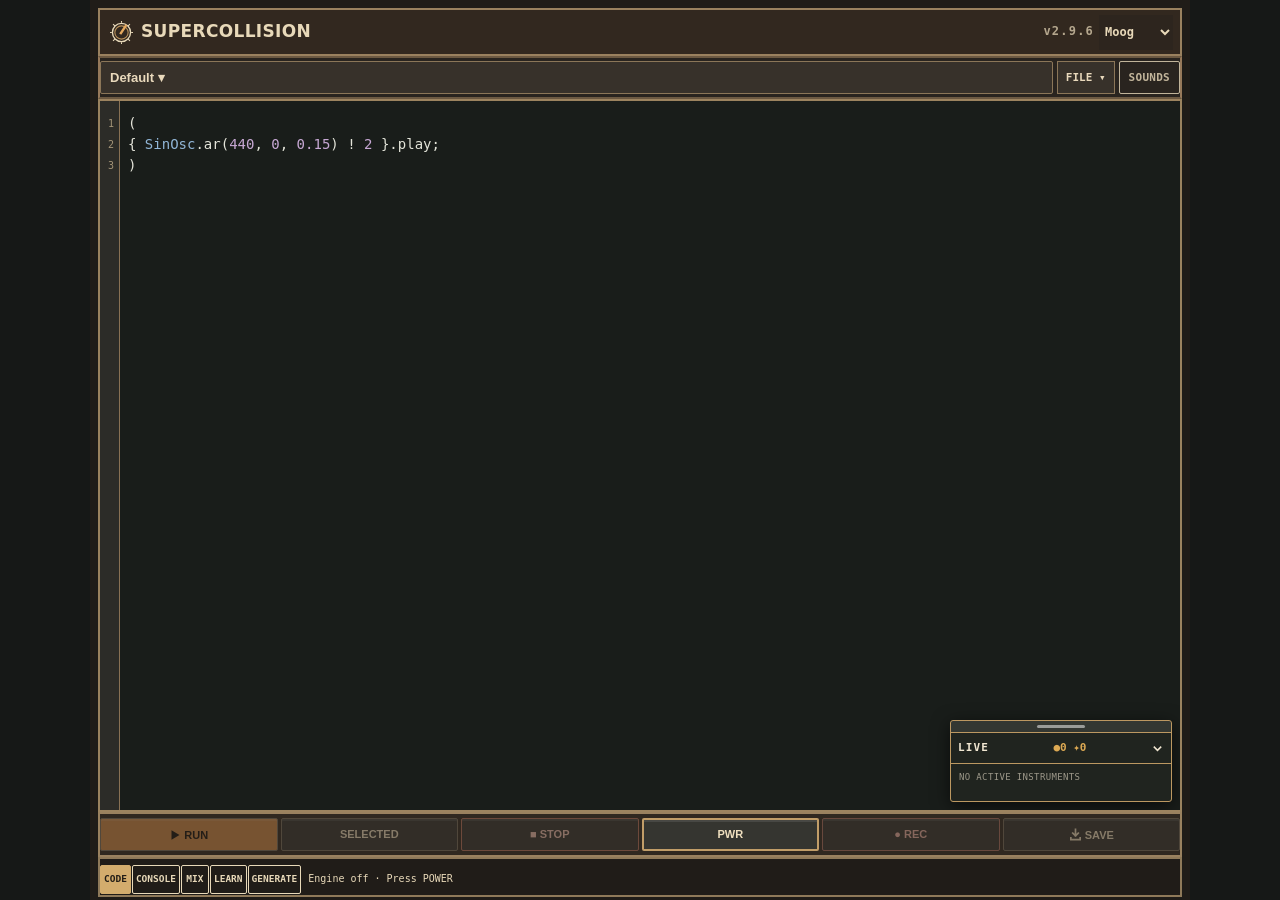
<file: index.html>
<!doctype html>
<html lang="en"><meta charset="utf-8"><meta name="viewport" content="width=device-width,initial-scale=1,maximum-scale=1,user-scalable=no,viewport-fit=cover"><meta name="apple-mobile-web-app-capable" content="yes"><meta name="apple-mobile-web-app-status-bar-style" content="black-translucent"><meta name="apple-mobile-web-app-title" content="SuperCollision"><meta name="mobile-web-app-capable" content="yes"><link rel="manifest" href="/manifest.webmanifest"><link rel="icon" type="image/svg+xml" href="/app-icon.svg"><link rel="apple-touch-icon" sizes="180x180" href="/apple-touch-icon.png"><meta name="theme-color" content="#161817">
<title>SuperCollision | Mobile SuperCollider IDE</title>
<script>if(location.hostname==='udeudeude.github.io'&&location.pathname.startsWith('/SuperCollision')){location.replace('https://supercollision.pages.dev/'+location.search+location.hash)}</script>
<style>
:root{color-scheme:dark;font-family:system-ui,sans-serif;background:#10151d;color:#e8edf5}*{box-sizing:border-box}body{margin:0;padding:env(safe-area-inset-top) 16px env(safe-area-inset-bottom);max-width:900px;margin:auto}header{display:flex;align-items:baseline;justify-content:space-between;padding:20px 0 12px}h1{font-size:1.5rem;margin:0}small,.muted{color:#9caabc}main{display:grid;gap:14px}.panel{background:#1a2330;border:1px solid #334053;border-radius:14px;padding:15px}textarea{display:block;width:100%;min-height:220px;background:#0d131c;color:#dceafa;border:1px solid #45566b;border-radius:9px;padding:14px;font:15px/1.6 ui-monospace,monospace;resize:vertical}button{border:0;border-radius:10px;background:#7bb4ef;color:#07111b;font-size:1rem;font-weight:650;padding:13px 18px;min-height:48px}button.secondary{background:#35455b;color:#e8edf5}button:disabled{opacity:.4}.actions{display:flex;gap:10px;flex-wrap:wrap;margin-top:12px}#status{white-space:pre-wrap;line-height:1.5}code{color:#a6cffa}label{display:block;margin-bottom:9px;font-weight:600}button:focus-visible,textarea:focus-visible,input:focus-visible,select:focus-visible{outline:2px solid #9cc9ff;outline-offset:2px}header{position:sticky;top:0;background:#10151df5;z-index:3}#code{min-height:42vh;tab-size:2}#console{font-family:ui-monospace,monospace;white-space:pre-wrap;overflow:auto;max-height:40vh;font-size:12px;background:#0d131c;padding:10px;border-radius:9px}#console-panel summary{cursor:pointer;font-weight:600}#console-panel[open] summary{margin-bottom:10px}.toolbar{position:sticky;top:65px;z-index:2;background:#1a2330;padding:10px 0;display:flex;gap:8px;flex-wrap:wrap}.toolbar button{flex:1}input,select{background:#10151d;color:#e8edf5;border:1px solid #45566b;border-radius:8px;padding:12px;max-width:100%;font-size:16px}.projectbar{display:flex;flex-wrap:wrap;gap:8px;align-items:center}.projectbar select{flex:1;min-width:140px}.muted{font-size:.9rem}#engine-status{font-size:.9rem}#syntax-preview{max-height:180px;overflow:auto;background:#0d131c;border:1px solid #45566b;border-radius:9px;padding:12px;white-space:pre-wrap;overflow-wrap:anywhere;font:13px/1.5 ui-monospace,monospace}#syntax-preview .str{color:#e6c98a}#syntax-preview .comment{color:#7fb396}#syntax-preview .class{color:#9cc5ff}#syntax-preview .num{color:#d8b2f4}@media(min-width:700px){#code{min-height:48vh}} /* SuperCollision 0.4: instrument-panel visual system */
:root{color-scheme:dark;background:#161817;color:#e6e4db;font-family:Arial,Helvetica,sans-serif}
body{padding:env(safe-area-inset-top) 10px env(safe-area-inset-bottom);max-width:1100px}
header{position:static;min-height:38px;padding:7px 2px 9px;background:#161817;border-bottom:1px solid #77796f;align-items:center}
h1{font-size:1.03rem;font-weight:800;letter-spacing:.025em;text-transform:uppercase}
header small{font:10px/1.3 ui-monospace,monospace;letter-spacing:.1em;color:#a4a59c}
main{display:block}
.panel{background:transparent;border:0;border-radius:0;padding:0}
.projectbar{display:flex;flex-wrap:nowrap;gap:5px;align-items:stretch;margin:7px 0}
.projectbar select{min-width:0;flex:1;width:0;font-weight:650}
select,input{background:#242725;border:1px solid #55594f;border-radius:2px;color:#e6e4db;padding:7px 9px;font-size:14px;min-height:39px}
button{min-height:40px;padding:8px 12px;border-radius:2px;font-size:12px;font-weight:800;letter-spacing:.045em;background:#d8ae5b;color:#191b19}
button.secondary{background:#333733;color:#e7e7de;border:1px solid #565b54}
button:disabled{opacity:.45}
button:focus-visible,select:focus-visible,textarea:focus-visible{outline:2px solid #e4bd69;outline-offset:1px}
.toolbar{position:sticky;top:0;z-index:4;background:#161817;padding:5px 0 7px;display:flex;gap:5px;align-items:center;flex-wrap:nowrap;border-bottom:1px solid #5b5f55}
.toolbar button{flex:0 0 auto;min-width:69px}
#evaluate{background:#d7b46b}
#panic{border-color:#b7725d;color:#f1c1b2}
#engine{margin-left:auto}
#save-status{font:10px/1.1 ui-monospace,monospace;max-width:65px;overflow:hidden;text-overflow:ellipsis;white-space:nowrap;color:#969b91}
#code{display:block;min-height:calc(100dvh - 220px);height:calc(100dvh - 220px);width:100%;resize:vertical;border:0;border-radius:0;background:#1b1e1c;color:#e3e4d9;padding:12px 9px;font:14px/1.52 ui-monospace,SFMono-Regular,Menlo,monospace;tab-size:2;caret-color:#e3b85f}
.menu{position:relative;flex:0 0 auto}
.menu>summary{display:flex;align-items:center;height:100%;min-height:39px;padding:0 12px;border:1px solid #55594f;background:#292c29;cursor:pointer;font:700 11px ui-monospace,monospace;list-style:none}
.menu>summary::-webkit-details-marker{display:none}
.menu-items{position:absolute;right:0;top:calc(100% + 4px);z-index:8;width:180px;padding:5px;background:#282b28;border:1px solid #77796f;box-shadow:0 8px 20px #0008;display:grid;gap:3px}
.menu-items button{text-align:left;min-height:38px}
.console-shell{border-top:1px solid #66695f;padding:7px 1px}
#engine-status{margin:0 0 6px;font:11px/1.4 ui-monospace,monospace;color:#b9b9ac}
#console-panel summary,.utility summary{font:700 11px/1.5 ui-monospace,monospace;letter-spacing:.08em;text-transform:uppercase;cursor:pointer;color:#bdbeb3}
#console{background:#1b1e1c;color:#e3e4d9;border-radius:0;margin:7px 0;padding:9px;max-height:32vh}
.utility{margin-top:9px;border-top:1px solid #454a42;padding-top:7px}
.utility p{font-size:12px}
.actions{gap:5px;margin-top:6px}
#syntax-preview{border-radius:0;background:#1b1e1c}
@media(max-width:390px){.toolbar button{min-width:57px;padding:8px 7px}#save-status{max-width:45px}h1{font-size:.96rem}}
@media(min-width:700px){#code{min-height:65vh;height:65vh}}
.editor-frame{display:flex;min-width:0;background:#1b1e1c}#line-gutter{flex:0 0 32px;overflow:hidden;white-space:pre;text-align:right;padding:12px 5px 12px 0;color:#858b7f;background:#252825;border-right:1px solid #444;font:10px/21.28px ui-monospace,monospace;user-select:none}#code{flex:1;min-width:0;line-height:21.28px;white-space:pre;overflow-wrap:normal;overflow-x:auto}.toolbar{flex-wrap:wrap}#record{color:#edb2a5;border-color:#ad7062}@media(max-width:390px){#line-gutter{flex-basis:27px}.toolbar button{min-width:51px}}.composition-picker{position:relative;flex:1;min-width:0}.composition-picker>button{width:100%;text-align:left;white-space:nowrap;overflow:hidden;text-overflow:ellipsis;background:#242725;border:1px solid #55594f;color:#e6e4db;font-size:14px}.project-list{position:absolute;top:calc(100% + 3px);left:0;right:0;z-index:15;max-height:55dvh;overflow:auto;background:#252925;border:1px solid #85877d;box-shadow:0 12px 30px #000b}.project-list[hidden]{display:none}.project-entry{position:relative;overflow:hidden;border-bottom:1px solid #484c44;touch-action:pan-y}.project-entry button.pick{display:block;width:100%;text-align:left;background:#252925;color:#e9e7dc;border:0;border-radius:0;min-height:46px;font-weight:500;letter-spacing:0;transition:transform .15s ease;position:relative;z-index:1}.project-entry.reveal button.pick{transform:translateX(-83px)}.project-entry button.remove{position:absolute;right:0;top:0;height:100%;width:83px;border-radius:0;background:#914e44;color:white}.project-entry.selected button.pick{color:#e9c57a}.project-entry button.pick:focus-visible{outline:2px solid #e9c57a;outline-offset:-2px}#line-gutter .line{display:block;height:21.28px}#line-gutter .line.active{background:#655032;color:#f4d58b;font-weight:700}#project-search{width:100%;border:0;border-bottom:1px solid #777;background:#242725}#engine-status.error{color:#f3a394}.code-stack{position:relative;flex:1;min-width:0;height:calc(100dvh - 220px);background:#1b1e1c;overflow:hidden}.code-stack #code,.code-stack #highlight-layer{position:absolute;inset:0;width:100%;height:100%;min-height:0;margin:0;padding:12px 9px;border:0;border-radius:0;font:14px/21.28px ui-monospace,SFMono-Regular,Menlo,monospace;tab-size:2;white-space:pre;overflow-wrap:normal;letter-spacing:normal}.code-stack #code{z-index:2;resize:none;background:transparent;color:transparent;-webkit-text-fill-color:transparent;caret-color:#f4d18a;overflow:auto}.code-stack #code::selection{background:#80612d80}.code-stack #highlight-layer{z-index:1;pointer-events:none;overflow:hidden;color:#e3e4d9}.code-stack .comment{color:#8ba58a}.code-stack .str{color:#e8c28b}.code-stack .class{color:#91b6d7}.code-stack .num{color:#c7a8d4}.code-stack .sym{color:#d3b975}@media(min-width:700px){.code-stack{height:65vh}}
/* Four deliberately distinct instrument design studies */
.theme-strip{display:flex;align-items:center;gap:9px;padding:4px 0;border-bottom:1px solid currentColor}.theme-strip label{font:10px ui-monospace,monospace;letter-spacing:.15em}.theme-strip select{flex:1;min-width:0;border:0;background:transparent;color:inherit;text-align:right}
body[data-theme=bauhaus]{background:#f0ead9;color:#222623}body[data-theme=bauhaus] header,body[data-theme=bauhaus] .toolbar{background:#f0ead9}body[data-theme=bauhaus] .projectbar button,body[data-theme=bauhaus] .projectbar select,body[data-theme=bauhaus] .menu>summary{background:#e1dbc9;color:#202525;border-color:#222623}body[data-theme=bauhaus] #evaluate{background:#c83f2c;color:white}body[data-theme=bauhaus] #panic{border-color:#285e9b;color:#285e9b}body[data-theme=bauhaus] h1{letter-spacing:-.045em;font-weight:900}body[data-theme=bauhaus] .editor-frame{border-top:4px solid #285e9b}
body[data-theme=blackmountain]{background:#e7e1ce;color:#302f2b;font-family:Georgia,serif}body[data-theme=blackmountain] header,body[data-theme=blackmountain] .toolbar{background:#e7e1ce}body[data-theme=blackmountain] h1{font-family:Georgia,serif;font-weight:400;letter-spacing:.05em}body[data-theme=blackmountain] .projectbar button,body[data-theme=blackmountain] .projectbar select,body[data-theme=blackmountain] .menu>summary{background:#ded5bd;color:#302f2b;border-color:#92866e}body[data-theme=blackmountain] #evaluate{background:#9e6547;color:white}body[data-theme=blackmountain] .editor-frame{border-top:1px solid #9e6547}
body[data-theme=moog]{background:#211e1a;color:#e9d9bc}body[data-theme=moog] header,body[data-theme=moog] .toolbar{background:#211e1a}body[data-theme=moog] h1{font-weight:800;letter-spacing:.11em}body[data-theme=moog] .projectbar button,body[data-theme=moog] .projectbar select,body[data-theme=moog] .menu>summary{background:#37312a;color:#e9d9bc;border-color:#8b7658}body[data-theme=moog] #evaluate{background:#df8e3f;color:#231e18}body[data-theme=moog] .editor-frame{border-top:3px double #b18a5c}
body[data-theme=makenoise]{background:#0b0b0b;color:#f2f1e9}body[data-theme=makenoise] header,body[data-theme=makenoise] .toolbar{background:#0b0b0b}body[data-theme=makenoise] h1{font-weight:900;letter-spacing:-.07em;text-decoration:underline;text-decoration-style:wavy;text-decoration-thickness:1px}body[data-theme=makenoise] .projectbar button,body[data-theme=makenoise] .projectbar select,body[data-theme=makenoise] .menu>summary{background:#141414;color:#f2f1e9;border:1px solid #deded6}body[data-theme=makenoise] #evaluate{background:#eee;color:#080808}body[data-theme=makenoise] #panic{border:2px solid #eee;color:#eee}body[data-theme=makenoise] .editor-frame{border-top:3px dashed #eee}

/* v1.0: four structural studies, not interchangeable color skins */
main>.panel:first-child{min-width:0}
main>.panel:first-child>.theme-strip{grid-area:theme}
main>.panel:first-child>.projectbar{grid-area:files}
main>.panel:first-child>.toolbar{grid-area:transport}
main>.panel:first-child>.editor-frame{grid-area:editor;min-width:0}
main>.panel:first-child>#file-input,main>.panel:first-child>#backup-input,main>.panel:first-child>#syntax-preview{display:none}
body[data-theme] .toolbar{position:static}
body[data-theme] .code-stack{height:calc(100dvh - 260px)}
body[data-theme] .editor-frame{min-width:0}
body[data-theme] .toolbar button{min-height:42px}
body[data-theme] .theme-strip{margin:0}
body[data-theme] header{position:relative}

/* Bauhaus: poster composition; asymmetrical vertical band, block geometry */
body[data-theme=bauhaus] main>.panel:first-child{display:grid;grid-template-columns:60px minmax(0,1fr);grid-template-areas:"theme files" "transport transport" "editor editor";gap:0}
body[data-theme=bauhaus] .theme-strip{writing-mode:vertical-rl;transform:none;align-items:center;justify-content:center;background:#1f4d80;color:#fff;border:0;padding:8px 0}
body[data-theme=bauhaus] .theme-strip select{writing-mode:vertical-rl;color:#fff;text-align:center;max-height:130px}
body[data-theme=bauhaus] .projectbar{margin:0;padding:8px;background:#f0ead9}
body[data-theme=bauhaus] .toolbar{border-top:5px solid #c83f2c;border-bottom:5px solid #1f4d80;justify-content:flex-start;gap:0;padding:0}
body[data-theme=bauhaus] .toolbar button{border:0;border-radius:0;flex:1;min-width:0;padding:12px 3px}
body[data-theme=bauhaus] #evaluate{flex:2;font-size:16px}
body[data-theme=bauhaus] #save-status{display:none}
body[data-theme=bauhaus] .editor-frame{border:0}
body[data-theme=bauhaus] header:before{content:"●";color:#c83f2c;font-size:29px;line-height:1}
body[data-theme=bauhaus] header{display:flex;gap:9px}
body[data-theme=bauhaus] h1{flex:1}

/* Black Mountain: editorial folio; generous margins, rulework and restrained controls */
body[data-theme=blackmountain]{max-width:1000px}
body[data-theme=blackmountain] main>.panel:first-child{display:grid;grid-template-columns:minmax(0,1fr);grid-template-areas:"theme" "files" "editor" "transport";gap:9px}
body[data-theme=blackmountain] header{padding:24px 4px 17px;border-bottom:1px solid #82745c}
body[data-theme=blackmountain] h1{font-size:clamp(23px,6vw,38px);font-weight:400;text-transform:none;letter-spacing:-.04em}
body[data-theme=blackmountain] .theme-strip{border:0;justify-content:flex-end}
body[data-theme=blackmountain] .projectbar{margin:0 0 8px}
body[data-theme=blackmountain] .toolbar{border-top:1px solid #82745c;border-bottom:0;justify-content:flex-end;background:transparent;padding:9px 0}
body[data-theme=blackmountain] .toolbar button{flex:0 1 auto;border-radius:0;background:transparent;color:#463b31;border:1px solid #82745c;font:12px Georgia,serif;letter-spacing:0}
body[data-theme=blackmountain] .toolbar #evaluate{background:#9e6547;color:white}
body[data-theme=blackmountain] .editor-frame{border:1px solid #aa9d85;box-shadow:8px 8px 0 #c8bca4}
body[data-theme=blackmountain] .code-stack{height:calc(100dvh - 350px)}
body[data-theme=blackmountain] .console-shell{margin-top:20px}

/* Moog: stacked rack modules; bolted fascia, dedicated transport strip */
body[data-theme=moog] main>.panel:first-child{display:grid;grid-template-areas:"files" "transport" "theme" "editor";gap:6px}
body[data-theme=moog] header{background:#32281f;border:2px solid #9a815f;padding:12px 18px;margin-top:5px}
body[data-theme=moog] header:before,body[data-theme=moog] header:after{content:"●";font-size:9px;color:#a99b80}
body[data-theme=moog] h1{flex:1;text-align:center}
body[data-theme=moog] .projectbar{margin:0;padding:9px;background:#302820;border:2px solid #6c5942}
body[data-theme=moog] .toolbar{padding:14px 8px;background:#322a23;border:2px solid #9a815f;gap:8px;justify-content:space-between}
body[data-theme=moog] .toolbar button{border-radius:3px;min-height:49px;box-shadow:inset 0 2px 0 #ffffff22,0 3px 0 #0e0b09}
body[data-theme=moog] .toolbar #engine{border:2px solid #c19d68}
body[data-theme=moog] .theme-strip{background:#2d251e;padding:5px 9px;border:0}
body[data-theme=moog] .editor-frame{border:3px solid #8a755b}
body[data-theme=moog] .console-shell{border:2px solid #75634d;padding:9px;margin-top:7px}

/* Make Noise: stark asymmetric patchbay, vertical transport rail */
body[data-theme=makenoise] main>.panel:first-child{display:grid;grid-template-columns:minmax(0,1fr) 76px;grid-template-areas:"files theme" "editor transport";gap:5px}
body[data-theme=makenoise] header{border-bottom:4px solid #eee;transform:skewX(-3deg);padding:12px 2px}
body[data-theme=makenoise] .theme-strip{display:flex;flex-direction:column;align-items:stretch;justify-content:center;padding:4px;background:#eee;color:#090909;border:0}
body[data-theme=makenoise] .theme-strip select{writing-mode:vertical-rl;color:#090909;font-weight:800;min-height:95px}
body[data-theme=makenoise] .projectbar{margin:0;padding:3px;border:2px solid #eee}
body[data-theme=makenoise] .toolbar{display:flex;flex-direction:column;align-items:stretch;justify-content:flex-start;gap:3px;border:2px solid #eee;background:#090909;padding:4px}
body[data-theme=makenoise] .toolbar button{width:100%;min-width:0;min-height:55px;padding:3px 0;flex:0 0 auto;white-space:normal;overflow-wrap:anywhere;border:1px solid #eee;border-radius:0;font-size:10px}
body[data-theme=makenoise] .toolbar #evaluate{min-height:84px;font-size:13px}
body[data-theme=makenoise] #save-status{writing-mode:vertical-rl;align-self:center;max-width:none}
body[data-theme=makenoise] .editor-frame{border:2px solid #eee}
body[data-theme=makenoise] .code-stack{height:calc(100dvh - 220px)}
body[data-theme=makenoise] .console-shell{border-top:4px double #eee;margin-top:9px}

@media(max-width:400px){body[data-theme=makenoise] main>.panel:first-child{grid-template-columns:minmax(0,1fr) 63px}body[data-theme=makenoise] .toolbar button{font-size:9px}body[data-theme=bauhaus] main>.panel:first-child{grid-template-columns:45px minmax(0,1fr)}}

/* EXPERIMENTAL INTERFACES: four alternative interaction architectures */
body[data-theme=score]{background:#f6f0e0;color:#2c3029;max-width:1100px}
body[data-theme=score] header{background:#f6f0e0;display:grid;grid-template-columns:1fr auto;border:0;padding:18px 4px 8px}
body[data-theme=score] h1{font:italic 400 30px/1.1 Georgia,serif;letter-spacing:-.07em;text-transform:none}
body[data-theme=score] header small{font:10px Georgia,serif}
body[data-theme=score] main>.panel:first-child{display:grid;grid-template-columns:minmax(0,1fr) 76px;grid-template-areas:"theme theme" "files files" "editor transport";gap:0}
body[data-theme=score] .theme-strip{border-top:1px solid #46483f;border-bottom:1px solid #46483f;padding:5px}
body[data-theme=score] .projectbar{margin:10px 0 8px}
body[data-theme=score] .projectbar button,body[data-theme=score] .menu>summary{background:transparent;color:#2c3029;border:0;border-bottom:1px solid #777}
body[data-theme=score] .toolbar{position:static;display:flex;flex-direction:column;gap:0;padding:0 0 0 8px;border:0;background:#f6f0e0}
body[data-theme=score] .toolbar button{border:0;border-bottom:1px solid #b9b1a1;background:transparent;color:#302d27;width:100%;height:64px;min-width:0;padding:3px;letter-spacing:0;font:700 10px Georgia,serif;flex:none}
body[data-theme=score] .toolbar #evaluate{background:#b3392f;color:white;height:95px}
body[data-theme=score] #save-status{writing-mode:vertical-rl;margin:auto;color:#5a594c}
body[data-theme=score] .editor-frame{border:0;border-left:3px solid #a53a32;background:repeating-linear-gradient(to bottom,#faf5e7 0,#faf5e7 20px,#c9c3b2 21px,#faf5e7 22px)}
body[data-theme=score] .code-stack,body[data-theme=score] #line-gutter{background:transparent}
body[data-theme=score] .code-stack{height:calc(100dvh - 240px)}
body[data-theme=score] .code-stack #highlight-layer{color:#343a32}
body[data-theme=score] .code-stack .class{color:#9d3d31}
body[data-theme=score] .code-stack .num{color:#2e6463}
body[data-theme=score] .code-stack .comment{color:#77796a}
body[data-theme=score] .console-shell{border-top:1px solid #777;padding-top:15px}

/* OSCILLOSCOPE: code as phosphor trace, transport as laboratory readout */
body[data-theme=scope]{background:#060f0c;color:#a4f2c1}
body[data-theme=scope] header{background:#06150f;border:1px solid #39875e;padding:8px 12px;margin:7px 0 4px}
body[data-theme=scope] h1{font:700 15px ui-monospace,monospace;letter-spacing:.17em}
body[data-theme=scope] main>.panel:first-child{display:grid;grid-template-columns:minmax(0,1fr);grid-template-areas:"transport" "editor" "files" "theme";gap:4px}
body[data-theme=scope] .toolbar{display:grid;grid-template-columns:repeat(6,minmax(0,1fr));gap:2px;background:#0b2318;border:1px solid #39875e;padding:4px}
body[data-theme=scope] .toolbar button{min-width:0;padding:6px 2px;min-height:46px;font:700 10px ui-monospace,monospace;background:#123523;color:#b8f9cc;border:1px solid #3b9565}
body[data-theme=scope] .toolbar #evaluate{background:#9af4bc;color:#071b11}
body[data-theme=scope] #save-status{grid-column:1/-1;text-align:right;max-width:none;color:#83a894}
body[data-theme=scope] .editor-frame{border:2px solid #3c9d6b;border-radius:45px / 20px;overflow:hidden;box-shadow:inset 0 0 35px #1da36d33,0 0 12px #1da36d22}
body[data-theme=scope] .code-stack{height:calc(100dvh - 270px);background:repeating-linear-gradient(0deg,#06110c 0px,#06110c 3px,#0b2318 4px)}
body[data-theme=scope] #line-gutter{background:#07160f;color:#3e8f64}
body[data-theme=scope] .code-stack #highlight-layer{color:#b0f4c7;text-shadow:0 0 3px #3be68c55}
body[data-theme=scope] .code-stack .class{color:#6bffac}
body[data-theme=scope] .code-stack .num{color:#d2ff7d}
body[data-theme=scope] .code-stack .comment{color:#548d6c}
body[data-theme=scope] .projectbar{margin:0;border:1px solid #39875e;padding:4px}
body[data-theme=scope] .projectbar button,body[data-theme=scope] .menu>summary{background:#0c281a;color:#a4f2c1;border:1px solid #39875e}
body[data-theme=scope] .theme-strip{border:0;justify-content:flex-end}

/* PATCH DIAGRAM: composition is the center module, controls are distinct satellites */
body[data-theme=patch]{background:#d9d3c2;color:#28241f}
body[data-theme=patch] header{background:#d9d3c2;border-bottom:4px double #27221d;padding:14px 2px}
body[data-theme=patch] h1{font:900 24px/1 Arial,sans-serif;letter-spacing:-.06em}
body[data-theme=patch] main>.panel:first-child{display:grid;grid-template-columns:minmax(0,1fr) 98px;grid-template-areas:"files theme" "editor transport";gap:8px}
body[data-theme=patch] .projectbar{margin:0;background:#e9e2d1;border:2px solid #302820;padding:4px}
body[data-theme=patch] .projectbar button,body[data-theme=patch] .menu>summary{background:#e9e2d1;color:#28241f;border:1px solid #302820}
body[data-theme=patch] .theme-strip{display:flex;flex-direction:column;justify-content:center;align-items:stretch;background:#e2a341;color:#27221c;border:2px solid #302820;padding:4px}
body[data-theme=patch] .theme-strip select{writing-mode:vertical-rl;min-height:110px;color:#27221c}
body[data-theme=patch] .toolbar{display:flex;flex-direction:column;gap:9px;border:2px solid #302820;background:#e8e0cc;padding:7px}
body[data-theme=patch] .toolbar button{flex:none;min-width:0;width:100%;height:61px;border-radius:50%;border:3px solid #302820;background:#f2e8d4;color:#302820;padding:3px;font-size:10px;letter-spacing:0;box-shadow:3px 3px 0 #302820}
body[data-theme=patch] .toolbar #evaluate{background:#d45332;color:white;height:80px}
body[data-theme=patch] .toolbar #panic{background:#3e4b57;color:white}
body[data-theme=patch] #save-status{writing-mode:vertical-rl;margin:auto;color:#4c4335}
body[data-theme=patch] .editor-frame{border:3px solid #302820;box-shadow:5px 5px 0 #302820}
body[data-theme=patch] .code-stack{height:calc(100dvh - 230px)}
body[data-theme=patch] .console-shell{border:2px solid #302820;padding:7px;margin-top:12px}

/* BRUTALIST TERMINAL: almost no chrome; text commands dominate */
body[data-theme=terminal]{background:#f4f4f1;color:#101010;font-family:ui-monospace,monospace}
body[data-theme=terminal] header{background:#f4f4f1;border-bottom:7px solid #101010;padding:6px 0}
body[data-theme=terminal] h1{font:900 24px ui-monospace,monospace;letter-spacing:-.09em}
body[data-theme=terminal] main>.panel:first-child{display:grid;grid-template-areas:"theme" "editor" "transport" "files";gap:0}
body[data-theme=terminal] .theme-strip{border:0;padding:4px 0;font:10px ui-monospace,monospace}
body[data-theme=terminal] .editor-frame{border:0;border-top:1px solid #111;border-bottom:7px solid #111}
body[data-theme=terminal] .code-stack{height:calc(100dvh - 280px);background:#f4f4f1}
body[data-theme=terminal] #line-gutter{background:#e0e0da;color:#666;border:0}
body[data-theme=terminal] .code-stack #highlight-layer{color:#111}
body[data-theme=terminal] .code-stack .class{color:#154c9d}
body[data-theme=terminal] .code-stack .str{color:#8e321a}
body[data-theme=terminal] .code-stack .num{color:#773c8c}
body[data-theme=terminal] .code-stack .comment{color:#777}
body[data-theme=terminal] .toolbar{display:flex;gap:0;border:0;padding:0;background:#111}
body[data-theme=terminal] .toolbar button{border:0;border-right:1px solid #888;background:#111;color:#fff;border-radius:0;flex:1;min-width:0;padding:7px 2px;font:700 11px ui-monospace,monospace}
body[data-theme=terminal] .toolbar #evaluate{background:#fff;color:#000}
body[data-theme=terminal] #save-status{color:#ccc;margin:0 6px}
body[data-theme=terminal] .projectbar{margin:0;padding:4px 0;border-bottom:1px solid #111}
body[data-theme=terminal] .projectbar button,body[data-theme=terminal] .menu>summary{background:#f4f4f1;color:#111;border:1px solid #111}
body[data-theme=terminal] .console-shell{border-top:0;padding-top:4px}
@media(max-width:390px){body[data-theme=patch] main>.panel:first-child{grid-template-columns:minmax(0,1fr) 78px}body[data-theme=scope] .toolbar button{font-size:9px}body[data-theme=score] main>.panel:first-child{grid-template-columns:minmax(0,1fr) 65px}}

/* Contextual Code selection controls: float above the software keyboard, not in the editor. */
.code-selection-bar[hidden]{display:none!important}
.code-selection-bar{
  position:fixed;left:50%;bottom:calc(env(safe-area-inset-bottom) + 8px);
  transform:translateX(-50%);z-index:10020;display:flex;align-items:center;gap:5px;
  max-width:calc(100vw - 16px);padding:5px;background:#242821;color:#f6f2e5;
  border:1px solid #9a977d;border-radius:9px;box-shadow:0 6px 26px #0009;
  font:600 12px ui-monospace,SFMono-Regular,Menlo,monospace;
  -webkit-user-select:none;user-select:none;touch-action:manipulation
}
.code-selection-bar button{
  margin:0;min-width:42px;width:42px;min-height:42px;height:42px;padding:0;
  background:#42483d;color:#f8f5e9;border:1px solid #6b7163;border-radius:6px;
  font:600 22px ui-monospace,monospace;line-height:1;touch-action:manipulation
}
.code-selection-bar button:disabled{opacity:.3}
.code-selection-bar button:focus-visible{outline:2px solid #efcb83;outline-offset:1px}
.code-selection-bar #selection-kind{
  min-width:88px;max-width:126px;white-space:nowrap;overflow:hidden;
  text-overflow:ellipsis;text-align:center;font-size:12px
}
.code-selection-bar #selection-close{min-width:35px;width:35px;font-size:18px;background:transparent;border-color:transparent}

</style>
<link rel="stylesheet" href="./instrument-layout.css?v=39"><link rel="stylesheet" href="./performance.css?v=41"><link rel="stylesheet" href="./learning.css?v=5"><link rel="stylesheet" href="./catalog-assist.css?v=3"><link rel="stylesheet" href="./repair-ui.css?v=2"><link rel="stylesheet" href="./sound-designer.css?v=3">
<link rel="stylesheet" href="./supercollision-header.css?v=2.9.6"><header class="sc-code-header"><svg class="identity-art" viewBox="0 0 48 40" aria-hidden="true" xmlns="http://www.w3.org/2000/svg">
<g class="art art-bauhaus"><rect x="1" y="3" width="18" height="18" fill="#1f4b8f"/><circle cx="30" cy="13" r="11" fill="#bf4337"/><path d="M3 37L21 23L39 37Z" fill="#e8ae40"/></g>
<g class="art art-blackmountain" fill="none" stroke="currentColor" stroke-width="3"><path d="M4 4V36M14 4V36M24 4V36M34 4V36M44 4V36"/><path d="M2 11H46M2 21H46M2 31H46" stroke="#b7774f" stroke-width="4"/><path d="M4 11H14M24 21H34M14 31H24" stroke="#e9e1cf" stroke-width="5"/></g>
<g class="art art-moog" fill="none" stroke="currentColor" stroke-width="2">
<circle cx="24" cy="20" r="15" stroke-width="2.2"/><circle cx="24" cy="20" r="11" stroke="#b9915b" stroke-width="1.8"/>
<path d="M23 21L31 9" stroke="#e4a85e" stroke-width="4" stroke-linecap="square"/>
<circle cx="24" cy="20" r="1.1" fill="#e4a85e" stroke="none"/>
<path d="M24 1V4M24 36V39M5 20H8M40 20H43M10 6L13 9M35 31L38 34M10 34L13 31M35 9L38 6" stroke-width="1.7"/>
</g>
<g class="art art-makenoise" fill="none" stroke="currentColor" stroke-width="1.5" stroke-linecap="square" stroke-linejoin="miter">
<!-- Original patch-routing emblem, not a reproduction of a Make Noise logo. -->
<path d="M4 4V15H14M34 5H44V15M4 35H14V26H24V15H34V35H44" />
<path d="M14 15L11 12M14 15L11 18M34 35L31 32M34 35L31 38" />
<circle cx="4" cy="4" r="2.5" fill="#e8e8e2" stroke="#e8e8e2"/>
<circle cx="44" cy="15" r="2.5" fill="#e8e8e2" stroke="#e8e8e2"/>
<circle cx="24" cy="15" r="5.5" stroke="#e8e8e2" stroke-width="2"/>
<circle cx="24" cy="15" r="2" fill="#b99a56" stroke="none"/>
<circle cx="44" cy="35" r="2.5" fill="#e8e8e2" stroke="#e8e8e2"/>
<path d="M4 25V35H14M18 5L21 2M28 5L31 2" stroke="#b99a56"/>
</g>
<g class="art art-score" fill="none" stroke="#f5f0e5" stroke-width="1.5" stroke-linecap="square">
<!-- Open Form: original graphic score; no conventional musical notes. -->
<path d="M2 5H46M2 35H46" opacity=".62"/>
<path d="M6 11V28M13 9H25M30 12V30M31 10H43" stroke-width="2"/>
<rect x="10" y="18" width="19" height="3" fill="#d45138" stroke="none"/>
<rect x="33" y="15" width="8" height="4" fill="#f5f0e5" stroke="none"/>
<circle cx="37" cy="29" r="5" stroke="#d45138" stroke-width="2.5"/>
<path d="M6 29H16M16 29V33" stroke="#d45138" stroke-width="2"/>
<!-- Free-standing measures and off-axis marks evoke open-form notation. -->
<rect x="19" y="26" width="3" height="7" fill="#d45138" stroke="none"/>
<rect x="41" y="8" width="3" height="4" fill="#f0bf68" stroke="none"/>
<path d="M26 7V14" stroke="#f0bf68" stroke-width="1.5"/>
</g>
<g class="art art-scope" fill="none" stroke="currentColor"><path d="M2 20H46M24 1V39M2 8H46M2 32H46" opacity=".3"/><path d="M2 20H7L12 10L18 31L24 4L30 30L36 13L42 20H46" stroke="#a0ffae" stroke-width="2.5"/></g>
<g class="art art-patch" fill="none" stroke="#b7d9c9" stroke-width="1.5" stroke-linecap="square">
<!-- Signal Atlas: original pin-matrix cartography. -->
<path d="M3 8H45M3 20H45M3 32H45M10 3V37M24 3V37M38 3V37" opacity=".52"/>
<path d="M10 8H24V20H38V32" stroke="#f59b69" stroke-width="3"/>
<path d="M10 32V20H24" stroke="#e2e980" stroke-width="2"/>
<circle cx="10" cy="8" r="3" fill="#e2e980" stroke="#102a32" stroke-width="1"/>
<circle cx="24" cy="20" r="3.3" fill="#f59b69" stroke="#102a32" stroke-width="1"/>
<circle cx="38" cy="32" r="3" fill="#e2e980" stroke="#102a32" stroke-width="1"/>
<!-- Edge registration ticks and an unpatched socket distinguish the matrix. -->
<path d="M3 3H7M41 37H45M45 18V22" stroke="#e2e980" stroke-width="1.5"/>
<circle cx="38" cy="8" r="2.4" stroke="#9fc9bd" stroke-width="1.5"/>
</g>
<g class="art art-terminal" fill="none" stroke="#ffbd61" stroke-width="1.6" stroke-linecap="square">
<!-- Control Room: original monochrome telemetry emblem. -->
<rect x="2" y="2" width="44" height="36" rx="1" opacity=".55"/>
<path d="M7 10H24M7 16H19M7 22H14" stroke="#98b39f" stroke-width="2"/>
<path d="M7 29H15V25H24" stroke-width="2"/>
<rect x="30" y="9" width="10" height="12" fill="#ffbd61" stroke="none"/>
<path d="M30 28H40M30 33H36" stroke="#98b39f" stroke-width="2"/>
<path d="M27 26V34M43 26V34" stroke="#ffbd61" stroke-width="1" opacity=".65"/>
<!-- Numerically disciplined calibration ticks, not a pretend status light. -->
<path d="M29 4V7M34 4V7M39 4V7M44 4V7" stroke="#91b19a" stroke-width="1"/>
<path d="M18 33H23M18 35H21" stroke="#ffbd61" stroke-width="1"/>
</g>
</svg><h1>SuperCollision</h1><small class="app-version" aria-label="Version 2.9.6">v2.9.6</small><div class="theme-strip"><label for="theme-choice">DESIGN</label><select id="theme-choice" aria-label="Visual design"><option value="bauhaus">Bauhaus</option><option value="blackmountain">Black Mountain</option><option value="moog">Moog</option><option value="makenoise">Make Noise</option><option value="score">Open Form</option><option value="scope">02 / Oscilloscope</option><option value="patch">Signal Atlas</option><option value="terminal">Control Room</option></select></div></header>
<main>
<div class="panel">
<div class="projectbar"><div class="composition-picker"><button id="project-toggle" type="button" class="secondary" aria-expanded="false" aria-controls="project-list">Composition ▾</button><div id="project-list" class="project-list" hidden role="listbox" aria-label="Saved compositions"></div></div><select id="projects" aria-label="Saved compositions" hidden></select><details class="menu" id="file-menu">
<summary aria-label="Composition actions">FILE ▾</summary>
<div class="menu-items" id="file-menu-items" role="group" aria-label="File commands">
  <button id="file-menu-back" class="secondary" type="button" hidden>‹ All FILE sections</button>
  <button id="new-project" class="secondary">New composition</button>
  <button id="save-as-project" class="secondary" type="button" title="Create a separate named copy in this browser without replacing your current composition">Save as...</button>
  <button id="rename-project" class="secondary">Rename composition</button>
  <button id="delete-project" class="secondary">Delete composition</button>
  <button id="undo-delete" class="secondary" disabled>Undo delete</button>
  <details class="file-submenu">
    <summary>IMPORT / EXPORT</summary>
    <div class="file-submenu-items">
      <button id="import-file" class="secondary">Import SuperCollider file</button>
      <button id="export-file" class="secondary" title="Download your composition as a SuperCollider file">Save to Files (.scd)</button>
      <button id="copy" class="secondary">Copy code</button>
    </div>
  </details>
  <details class="file-submenu">
    <summary>EXAMPLES</summary>
    <div class="file-submenu-items">
      <button id="clear" class="secondary">Load starter example</button>
      <button id="live-demo" class="secondary">Living Code demonstration</button>
    </div>
  </details>
  <details class="file-submenu">
    <summary>EDITOR</summary>
    <div class="file-submenu-items">
      <button id="go-line" class="secondary">Go to line</button>
      <button id="code-size-smaller" class="secondary">Text smaller</button>
      <button id="code-size-larger" class="secondary">Text larger</button>
      <button id="code-size-reset" class="secondary">Reset text size</button>
      <button id="catalog-open" class="secondary">Browse language catalog</button>
      <button id="completion-toggle" class="secondary">Code suggestions: on</button>
    </div>
  </details>
  <details class="file-submenu">
    <summary>STORAGE</summary>
    <div class="file-submenu-items">
      <button id="backup-projects" class="secondary">Backup all compositions</button>
      <button id="restore-projects" class="secondary">Restore backup</button>
      <button id="storage-info" class="secondary">Storage / cleanup</button>
      <button id="lab-offline-download" class="secondary" type="button">Make available offline</button>
      <button id="lab-offline-diagnostics" class="secondary" type="button" aria-controls="lab-offline-report" aria-expanded="false">Check offline readiness</button>
      <section id="lab-offline-report" role="status" aria-live="polite" hidden></section>
      <span id="lab-offline-status" class="muted" role="status">Offline copy not installed</span>
      <p id="lab-home-screen-storage" class="muted" hidden>Home Screen apps store offline files and compositions separately from Safari. Prepare offline here while on Wi-Fi. Transfer compositions using Backup all compositions and Restore backup in Files.</p>
      <span id="lab-vault-status" class="muted" role="status">Checking extra local copy...</span>
      <button id="lab-vault-recover" class="secondary" type="button" hidden>Recover extra local copy</button>
      <button id="lab-vault-keep" class="secondary" type="button" hidden>Keep current compositions</button>
    </div>
  </details>
  <details class="file-submenu">
    <summary>LEARNING</summary>
    <div class="file-submenu-items">
      <label for="learning-mode">Learning mode</label>
      <select id="learning-mode" aria-label="Learning mode"><option value="guided">GUIDED (default)</option><option value="reference">REFERENCE</option><option value="off">OFF</option></select>
      <button id="learning-open" class="secondary" type="button">Explain selection</button>
    </div>
  </details>
  <details class="file-submenu">
    <summary>TOOLS</summary>
    <div class="file-submenu-items">
      <button id="wake-toggle" class="secondary">Screen awake: on</button>
      <button id="live-activity-debug" class="secondary">Activity diagnostics</button>
      <details id="audio-panel" class="file-speaker-test"><summary>Phone speaker test</summary>
        <p>Checks browser audio independently of SuperCollider.</p>
        <div class="actions"><button id="play" type="button" class="secondary">Play test tone</button><button id="stop" type="button" class="secondary">Stop tone</button></div>
        <p id="status" role="status">Ready.</p><small id="info"></small>
      </details>
    </div>
  </details>
</div></details><button id="sounds-open" class="secondary sounds-nav" type="button" aria-label="Open Sounds page">SOUNDS</button></div>


<div class="editor-frame"><div id="line-gutter" aria-hidden="true"><div id="line-inner"></div></div><div class="code-stack"><div id="activity-overlay" aria-hidden="true"></div><pre id="highlight-layer" aria-hidden="true"></pre><textarea id="code" wrap="off" spellcheck="false" autocapitalize="off" autocomplete="off" autocorrect="off" aria-label="SuperCollider code editor"></textarea></div><div id="code-zoom-indicator" class="code-zoom-indicator" hidden aria-live="off">CODE 100%</div>
<aside id="live-panel" class="live-panel" aria-label="Live musical activity">
  <div id="live-panel-resizer" role="separator" tabindex="0" aria-orientation="horizontal"
       aria-label="Drag to resize Live activity height" aria-valuemin="64" aria-valuemax="400"
       aria-valuenow="82" title="Drag up to enlarge Live; double-tap to reset"><span aria-hidden="true"></span></div>
  <div class="live-panel-head"><button id="live-panel-toggle" type="button" aria-expanded="true"><span class="live-panel-label">LIVE</span><span id="activity-status" aria-live="off">●0 ✦0</span><svg class="live-panel-icon" viewBox="0 0 14 14" aria-hidden="true"><path d="m3 9 4-4 4 4" stroke="currentColor" fill="none" stroke-width="1.6"/></svg></button></div>
  <div id="live-panel-content" class="live-panel-content"><div id="live-instruments" class="live-instruments"></div><div id="live-routines" class="live-routines" hidden></div></div>
</aside></div>
<div class="toolbar"><button id="evaluate" disabled><svg class="transport-icon" viewBox="0 0 12 12" width="12" height="12" aria-hidden="true"><path d="M2.5 1.2L10.5 6L2.5 10.8Z" fill="currentColor"/></svg>RUN</button><button id="run-region" class="secondary" disabled title="Run highlighted code or the current line" aria-label="Run selected code, or the current line if nothing is selected">SELECTED</button><button id="panic" class="secondary" disabled>■ STOP</button><button id="engine" class="secondary">POWER</button><button id="record" class="secondary" disabled>● REC</button><button id="record-stop" class="secondary" disabled><svg class="transport-icon" viewBox="0 0 14 14" width="14" height="14" aria-hidden="true"><path d="M7 1.5v7m-3-3 3 3 3-3M2 10.5v2h10v-2" fill="none" stroke="currentColor" stroke-width="1.8" stroke-linecap="square" stroke-linejoin="miter"/></svg>SAVE</button><span id="save-status" class="muted" role="status">Saved</span></div>

<input id="file-input" type="file" hidden><input id="backup-input" type="file" hidden>
<pre id="syntax-preview" hidden></pre>
</div>
<div id="workspace-divider" role="separator" tabindex="0" aria-orientation="horizontal"
 aria-label="Resize code editor and console" aria-valuemin="20" aria-valuemax="75" aria-valuenow="46"
 title="Drag to resize editor and console; double-tap to reset"><span aria-hidden="true"></span></div>
<div class="panel console-shell"><div class="console-bar"><div class="inspector-modes" role="group" aria-label="Lower panel"><button type="button" id="inspector-code" aria-pressed="true">CODE</button><button type="button" id="inspector-console" aria-pressed="false">CONSOLE</button><button type="button" id="inspector-perform" aria-pressed="false" title="Instrument mixer and event timeline">MIX</button><button type="button" id="inspector-learn" aria-pressed="false">LEARN</button><button type="button" id="inspector-design" aria-pressed="false" title="Generate SuperCollider sounds from descriptions">GENERATE</button></div><div id="engine-status-open" aria-label="Engine status; swipe horizontally to read"><span id="engine-status" role="status" aria-live="polite">Engine off · Press POWER</span></div></div>
<button id="console-follow" type="button" hidden aria-label="Jump to latest console output">↓ Latest output</button>
<details id="console-panel"><summary>SuperCollider console</summary><div class="actions"><button id="clear-console" class="secondary">Clear console</button></div><section id="console-guidance" hidden aria-label="Explanation of the latest error"><div class="console-guidance-head"><strong id="console-guidance-title"></strong><button type="button" id="console-guidance-dismiss" aria-label="Dismiss error explanation">×</button></div><p id="console-guidance-text"></p><div class="console-guidance-actions"><button type="button" id="console-guidance-jump" hidden>GO TO CODE</button><button type="button" id="console-guidance-copy" hidden>COPY CORRECTION</button></div></section><pre id="console" aria-live="off"></pre></details></div>

<section class="panel learning-host" id="learning-host" aria-label="SuperCollider learning panel"></section>
<section class="panel sound-host" id="sound-host" aria-label="SuperCollider sound designer"></section>
<section class="panel performance-panel" id="perform-panel" aria-label="Live performance controls and musical event timeline">
  <div class="perform-header">
    <strong>MIX</strong>
    <span id="perform-summary" role="status" aria-live="off">0 instruments · 0 notes</span>
    <button id="perform-show" type="button" aria-pressed="true" title="Show all instruments, including resting ones">ALL</button>
    <button id="perform-follow" type="button" aria-pressed="true" title="Follow newest musical events">FOLLOWING</button>
    <button id="perform-reset" type="button" title="Restore original levels and clear mute and solo (does not change sound parameters)" aria-label="Restore original levels and clear mute and solo">↺ LEVELS</button>
    <button id="perform-help" type="button" title="Explain Mix controls and timeline" aria-label="Help with Mix controls">?</button>
  </div>
  <section id="perform-explain" class="perform-explain" aria-label="How SuperCollider code becomes sound">
    <div class="perform-explain-head">
      <strong>HOW THE CODE MAKES SOUND</strong>
      <select id="perform-explain-voice" aria-label="Choose instrument to examine"></select>
      <button type="button" id="perform-explain-adjust" title="Optional mute, solo, level and parameter controls">ADJUST</button>
    </div>
    <div class="perform-explain-legend" aria-label="Evidence levels"><span>1 · CODE <small>read from source</small></span><span>2 · SERVER <small>observed</small></span><span>3 · SOUND <small>illustrative, not measured</small></span></div>
    <div id="perform-explain-graph" class="perform-explain-graph" aria-label="Recognized synthesis components"></div>
    <div class="perform-explain-bottom">
      <div id="perform-explain-reality" class="perform-explain-reality" role="status" aria-live="off"></div>
      <div id="perform-explain-wave" class="perform-explain-wave"></div>
    </div>
    <div class="perform-explain-foot">
      <span id="perform-explain-focus" aria-live="polite">Select a component to locate its code.</span>
      <button type="button" id="perform-explain-trigger" hidden>WHY DID IT START?</button>
      <button type="button" id="perform-explain-code">VIEW CODE</button>
      <button type="button" id="perform-explain-note" hidden>NOTE DETAILS</button>
    </div>
  </section>
  <div class="perform-scroller" id="perform-scroller">
    <div class="perform-axis"><div class="perform-axis-label">INSTRUMENTS</div><div id="perform-axis-ticks" class="perform-axis-ticks"></div></div>
    <div class="perform-rows" id="perform-rows"></div>
  </div>
</section>
</main>
<script>
const example='(\n{ SinOsc.ar(440, 0, 0.15) ! 2 }.play;\n)';
const code=document.querySelector('#code'),status=document.querySelector('#status'),projectsEl=document.querySelector('#projects'),saveStatus=document.querySelector('#save-status');
const KEY='supercollision-projects-v1',ACTIVE='supercollision-active-v1';
let projects={},active='Default',saveTimer,activeRegion=null;
try{projects=JSON.parse(localStorage.getItem(KEY)||'{}');if(!projects||typeof projects!=='object'||Array.isArray(projects))projects={}}catch{projects={}}
if(!Object.keys(projects).length){let old;try{old=localStorage.getItem('supercollision-code')}catch{}projects.Default=old||example}
try{active=localStorage.getItem(ACTIVE)||'Default'}catch{}
// Upgrade only untouched copies of the original demonstration. Never alter user-edited code.
const legacyLivingDemo="(\n// LIVING CODE · Try RUN, then watch amber lines and blue note flashes.\ns.waitForBoot {\n    SynthDef(\\scDrone, { |freq=110|\n        var tone = SinOsc.ar(freq, 0, 0.07);\n        Out.ar(0, tone ! 2);\n    }).add;\n    SynthDef(\\scBell, { |freq=660|\n        var envelope = EnvGen.kr(Env.perc(0.01, 0.55), doneAction: 2);\n        Out.ar(0, SinOsc.ar(freq, 0, 0.19) ! 2 * envelope);\n    }).add;\n    s.sync;\n    ~scDrone = Synth(\\scDrone);\n    ~scBells = Routine({\n        16.do {\n            Synth(\\scBell, [\\freq, [440, 550, 660, 880].choose]);\n            0.6.wait;\n        };\n    }).play;\n};\n)";
const intermediateLivingDemo="(\ns.waitForBoot {\n    Routine({\n        SynthDef(\\scDrone, { |freq=110|\n            var tone = SinOsc.ar(freq, 0, 0.07);\n            Out.ar(0, tone ! 2);\n        }).add;\n        SynthDef(\\scBell, { |freq=660|\n            var env = EnvGen.kr(Env.perc(0.01, 0.55), doneAction: 2);\n            Out.ar(0, (SinOsc.ar(freq, 0, 0.19) * env) ! 2);\n        }).add;\n        s.sync;\n        ~scDrone = Synth(\\scDrone);\n        16.do {\n            Synth(\\scBell, [\\freq, [440, 550, 660, 880].choose]);\n            0.6.wait;\n        };\n    }).play(SystemClock);\n};\n)";
const fixedLivingDemo="(\ns.waitForBoot({\n    Routine({\n        SynthDef(\\scDrone, { |freq=110|\n            var tone = SinOsc.ar(freq, 0, 0.07);\n            Out.ar(0, tone ! 2);\n        }).add;\n        SynthDef(\\scBell, { |freq=660|\n            var env = EnvGen.kr(Env.perc(0.01, 0.55), doneAction: 2);\n            Out.ar(0, (SinOsc.ar(freq, 0, 0.19) * env) ! 2);\n        }).add;\n        s.sync;\n        ~scDrone = Synth(\\scDrone);\n        16.do {\n            Synth(\\scBell, [\\freq, [440, 550, 660, 880].choose]);\n            0.6.wait;\n        };\n    }).play(SystemClock);\n}, clock: SystemClock);\n)";
for(const name of Object.keys(projects)){if(/^(?:Living Code Demo|Living Code Demonstration)(?: [0-9]+)?$/.test(name)&&(projects[name]===legacyLivingDemo||projects[name]===intermediateLivingDemo))projects[name]=fixedLivingDemo;}
if(!Object.hasOwn(projects,active))active=Object.keys(projects)[0];
function persist(){
 try{
  localStorage.setItem(KEY,JSON.stringify(projects));
  localStorage.setItem(ACTIVE,active);
  saveStatus.textContent='SAVED';
  // An additional local mirror listens for this only after its initial
  // comparison. The existing synchronous saving behavior remains unchanged.
  window.dispatchEvent(new CustomEvent('supercollision:compositions-saved',{
   detail:{format:'supercollision-lab-vault-v1',projects:structuredClone(projects),active}
  }));
 }catch(e){saveStatus.textContent='SAVE ERROR'}
}
window.SCCompositionSnapshot=()=>({format:'supercollision-lab-vault-v1',projects:structuredClone(projects),active});
window.SCCompositionRecover=record=>{
 if(!record||!record.projects||typeof record.projects!=='object'||Array.isArray(record.projects))throw Error('Invalid recovery record');
 const entries=Object.entries(record.projects);
 if(entries.length>1000||entries.some(([name,text])=>!name||name==='__proto__'||name.length>80||typeof text!=='string'||text.length>2000000))throw Error('Invalid recovery contents');
 flush();
 for(const [name,text] of entries)projects[uniqueName(name)]=text;
 renderProjects();
 report('Recovered '+entries.length+' compositions without overwriting existing ones');
};
function renderProjects(){window.SCRepair?.clear();projectsEl.replaceChildren();for(const name of Object.keys(projects)){const option=document.createElement('option');option.value=name;option.textContent=name;projectsEl.append(option)}projectsEl.value=active;code.value=projects[active]||'';code.scrollTop=0;code.scrollLeft=0;updatePreview();persist();renderPicker();window.SCActivity?.document(active,code.value);window.SCTimeline?.document(active,code.value);window.SCLanguageTools?.refresh()}
function commit(){projects[active]=code.value;persist()}
const toggle=document.querySelector('#project-toggle'),list=document.querySelector('#project-list');
let recentlyDeleted=null;const undoDelete=document.querySelector('#undo-delete');
function deleteComposition(name){if(!confirm('Delete "'+name+'"? Undo available until reload.'))return;flush();recentlyDeleted={name,code:projects[name]};undoDelete.disabled=false;delete projects[name];if(!Object.keys(projects).length)projects.Default=example;if(active===name)active=Object.keys(projects)[0];renderProjects();closePicker()}
undoDelete.onclick=()=>{if(!recentlyDeleted)return;const d=recentlyDeleted;recentlyDeleted=null;undoDelete.disabled=true;active=uniqueName(d.name);projects[active]=d.code;renderProjects()};
function closePicker(){list.hidden=true;toggle.setAttribute('aria-expanded','false')}
toggle.onclick=()=>{const opening=list.hidden;list.hidden=!opening;toggle.setAttribute('aria-expanded',String(opening));if(opening)renderPicker()};
document.addEventListener('pointerdown',e=>{if(!e.target.closest('.composition-picker'))closePicker()});
function renderPicker(){toggle.textContent=active+'  ▾';list.replaceChildren();const search=document.createElement('input');search.id='project-search';search.placeholder='Find composition';list.append(search);for(const name of Object.keys(projects)){const entry=document.createElement('div');entry.className='project-entry'+(name===active?' selected':'');entry.setAttribute('role','option');entry.setAttribute('aria-selected',String(name===active));const pick=document.createElement('button');pick.type='button';pick.className='pick';pick.textContent=name;pick.onclick=()=>{flush();active=name;renderProjects();closePicker()};const remove=document.createElement('button');remove.type='button';remove.className='remove';remove.textContent='Delete';remove.onclick=()=>deleteComposition(name);entry.append(pick,remove);let startX=0,startY=0;entry.addEventListener('touchstart',e=>{startX=e.touches[0].clientX;startY=e.touches[0].clientY},{passive:true});entry.addEventListener('touchend',e=>{const dx=e.changedTouches[0].clientX-startX,dy=e.changedTouches[0].clientY-startY;if(Math.abs(dx)>40&&Math.abs(dx)>Math.abs(dy)*1.3){entry.classList.toggle('reveal',dx<0)}},{passive:true});list.append(entry)}search.oninput=()=>{const q=search.value.toLowerCase();for(const row of list.querySelectorAll('.project-entry'))row.hidden=!row.querySelector('.pick').textContent.toLowerCase().includes(q)}}

code.addEventListener('input',()=>{saveStatus.textContent='SAVING';updatePreview();clearTimeout(saveTimer);saveTimer=setTimeout(commit,200)});
function flush(){clearTimeout(saveTimer);commit()}
projectsEl.onchange=()=>{const next=projectsEl.value;flush();active=next;renderProjects()};
function uniqueName(name){let n=name,i=2;while(Object.hasOwn(projects,n))n=name+' '+i++;return n}
window.SCDesignerSaveComposition=({name,code:generated})=>{
 if(typeof generated!=='string'||!generated.trim()||generated.length>100000)
   throw Error('Invalid generated code.');
 flush(); // always preserve the previously edited composition first
 active=uniqueName(String(name||'Generated sound').trim().slice(0,76)||'Generated sound');
 projects[active]=generated;
 renderProjects();
 return active;
};
document.querySelector('#live-demo').onclick=()=>{flush();active=uniqueName('Living Code Demonstration');projects[active]="(\ns.waitForBoot({\n    Routine({\n        SynthDef(\\scDrone, { |freq=110|\n            var tone = SinOsc.ar(freq, 0, 0.07);\n            Out.ar(0, tone ! 2);\n        }).add;\n        SynthDef(\\scBell, { |freq=660|\n            var env = EnvGen.kr(Env.perc(0.01, 0.55), doneAction: 2);\n            Out.ar(0, (SinOsc.ar(freq, 0, 0.19) * env) ! 2);\n        }).add;\n        s.sync;\n        ~scDrone = Synth(\\scDrone);\n        16.do {\n            Synth(\\scBell, [\\freq, [440, 550, 660, 880].choose]);\n            0.6.wait;\n        };\n    }).play(SystemClock);\n}, clock: SystemClock);\n)";renderProjects();report('Living Code Demonstration created. POWER if needed, then RUN. Amber = synth running; blue = new note requested.')};
document.querySelector('#new-project').onclick=()=>{flush();const name=prompt('New composition name','Untitled');if(!name?.trim())return;active=uniqueName(name.trim().slice(0,80));projects[active]='';renderProjects()};
document.querySelector('#save-as-project').onclick=()=>{
  // A separate browser-stored composition, not an audio recording or download.
  // Flush pending edits before copying so neither version loses recent typing.
  flush();
  const suggested=(active.length>74?active.slice(0,74):active)+' copy';
  const answer=prompt('Save a new copy of this composition as:',suggested);
  if(answer===null)return;
  const name=answer.trim().slice(0,80);
  if(!name||name==='__proto__'){alert('Enter a valid composition name.');return}
  if(Object.hasOwn(projects,name)){
    alert('A composition with that name already exists. Choose a different name to avoid overwriting it.');
    return;
  }
  projects[name]=code.value;
  active=name;
  renderProjects();
  if(saveStatus.textContent!=='SAVE ERROR'){
    saveStatus.textContent='COPY SAVED';
    saveStatus.title='New composition saved in this browser: '+name;
  }
};
document.querySelector('#rename-project').onclick=()=>{flush();const name=prompt('Rename composition',active)?.trim().slice(0,80);if(!name||name===active)return;if(Object.hasOwn(projects,name)){alert('That name is already in use.');return}projects[name]=projects[active];delete projects[active];active=name;renderProjects()};
document.querySelector('#delete-project').onclick=()=>deleteComposition(active);
document.querySelector('#go-line').onclick=()=>{const n=Number(prompt('Go to line (1–'+code.value.split('\n').length+')'));if(!Number.isInteger(n)||n<1)return;const lines=code.value.split('\n');const pos=lines.slice(0,n-1).reduce((a,v)=>a+v.length+1,0);code.focus();code.setSelectionRange(Math.min(pos,code.value.length),Math.min(pos,code.value.length));const lineHeight=parseFloat(getComputedStyle(code).lineHeight)||21.28;code.scrollTop=Math.max(0,(n-3)*lineHeight)};
const gutter=document.querySelector('#line-gutter');const preview=document.querySelector('#syntax-preview');
const highlight=document.querySelector('#highlight-layer');
let paintPending=false;
function updatePreview(){if(paintPending)return;paintPending=true;requestAnimationFrame(()=>{paintPending=false;updateLines();const text=code.value;const escape=t=>t.replace(/&/g,'&amp;').replace(/</g,'&lt;').replace(/>/g,'&gt;');if(text.length>120000){highlight.textContent=text;return}const re=/(\/\/[^\n]*|"(?:\\.|[^"\\])*"|\\[A-Za-z_][A-Za-z0-9_]*|\b[A-Z][A-Za-z0-9_]*\b|\b\d+(?:\.\d+)?\b)/g;let out='',last=0,m;while((m=re.exec(text))){out+=escape(text.slice(last,m.index));const token=m[0],kind=token.startsWith('//')?'comment':token.startsWith('"')?'str':token.startsWith('\\')?'sym':/^\d/.test(token)?'num':'class';out+='<span class="'+kind+'">'+escape(token)+'</span>';last=re.lastIndex}out+=escape(text.slice(last));highlight.innerHTML=out+'\n';highlight.scrollTop=code.scrollTop;highlight.scrollLeft=code.scrollLeft})}
function updateLines(){window.renderLineGutter?.()}
code.addEventListener('scroll',()=>{highlight.scrollTop=code.scrollTop;highlight.scrollLeft=code.scrollLeft;window.syncEditorScroll?.()},{passive:true});
document.querySelector('#storage-info').onclick=()=>{flush();const bytes=new Blob([JSON.stringify(projects)]).size;const count=Object.keys(projects).length;if(prompt(count+' compositions, '+(bytes/1024).toFixed(1)+' KiB. Type DELETE ALL to erase (backup first).')!=='DELETE ALL')return;if(!confirm('Delete all compositions permanently?'))return;projects={Default:example};active='Default';renderProjects()};
function downloadText(name,body,type){const url=URL.createObjectURL(new Blob([body],{type})),a=document.createElement('a');a.href=url;a.download=name;a.click();setTimeout(()=>URL.revokeObjectURL(url),30000)}
document.querySelector('#backup-projects').onclick=()=>{flush();downloadText('SuperCollision-backup.json',JSON.stringify({format:'supercollision-projects-v1',projects},null,2),'application/json')};
document.querySelector('#restore-projects').onclick=()=>document.querySelector('#backup-input').click();
document.querySelector('#backup-input').onchange=async e=>{const file=e.target.files[0];if(!file)return;try{if(file.size>4000000)throw Error('Backup too large');const obj=JSON.parse(await file.text());if(obj.format!=='supercollision-projects-v1'||!obj.projects||Array.isArray(obj.projects)||typeof obj.projects!=='object')throw Error('Invalid backup');const entries=Object.entries(obj.projects);if(entries.length>1000||entries.some(([k,v])=>typeof k!=='string'||k.length>80||typeof v!=='string'))throw Error('Invalid composition data');flush();for(const [name,text] of entries)projects[uniqueName(name)]=text;renderProjects();report('Restored '+entries.length+' compositions')}catch(err){report('Restore failed: '+err.message)}e.target.value=''};
let ctx,osc,gain;
function report(t){status.textContent=t}
async function stop(){if(osc){try{osc.stop()}catch{}osc.disconnect();osc=null}if(gain){gain.disconnect();gain=null}report('Audio test stopped.')}
document.querySelector('#play').onclick=async()=>{try{if(osc)await stop();const C=window.AudioContext||window.webkitAudioContext;if(!C)throw Error('Web Audio unavailable');ctx=ctx||new C();await ctx.resume();osc=ctx.createOscillator();gain=ctx.createGain();osc.frequency.value=440;gain.gain.value=.08;osc.connect(gain);gain.connect(ctx.destination);osc.start();report('Playing 440 Hz Web Audio diagnostic.')}catch(e){report('Audio test failed: '+e.message)}};
document.querySelector('#stop').onclick=stop;
document.querySelector('#copy').onclick=async()=>{try{await navigator.clipboard.writeText(code.value);report('Code copied.')}catch(e){report('Copy unavailable: '+e.message)}};
document.querySelector('#import-file').onclick=()=>document.querySelector('#file-input').click();
document.querySelector('#file-input').onchange=async e=>{const file=e.target.files[0];if(!file)return;try{if(file.size>2000000)throw Error('File exceeds 2 MB');if(!/\.(scd|sc|txt)$/i.test(file.name))throw Error('Choose a .scd, .sc, or .txt file');flush();active=uniqueName(file.name.replace(/\.(scd|sc|txt)$/i,'').slice(0,80)||'Imported');projects[active]=await file.text();renderProjects();report('Imported '+file.name)}catch(err){report('Import failed: '+err.message)}e.target.value=''};
document.querySelector('#export-file').onclick=()=>{flush();const blob=new Blob([code.value],{type:'text/plain;charset=utf-8'}),url=URL.createObjectURL(blob),a=document.createElement('a');a.href=url;a.download=active.replace(/[^a-z0-9_-]/gi,'_')+'.scd';a.click();setTimeout(()=>URL.revokeObjectURL(url),30000)};
document.querySelector('#clear').onclick=()=>{if(code.value&&!confirm('Replace current composition with the example?'))return;code.value=example;code.dispatchEvent(new Event('input'))};
// File sections use a focused view so opening STORAGE, EDITOR, etc.
// shows the actual commands instead of hiding them below a long scroll.
const fileMenu=document.querySelector('#file-menu');
const fileItems=document.querySelector('#file-menu-items');
const fileBack=document.querySelector('#file-menu-back');
const fileGroups=[...fileItems.querySelectorAll('.file-submenu')];
function fitFileMenu(){
  if(!fileMenu.open)return;
  const bounds=fileItems.getBoundingClientRect();
  const viewport=window.visualViewport;
  const bottom=(viewport?viewport.offsetTop+viewport.height:window.innerHeight)-10;
  fileItems.style.maxHeight=Math.max(150,Math.floor(bottom-bounds.top))+'px';
}
function focusFileSection(group){
  const active=Boolean(group&&group.open);
  fileMenu.classList.toggle('file-section-focused',active);
  fileBack.hidden=!active;
  fileItems.scrollTop=0;
  requestAnimationFrame(()=>{fitFileMenu();fileItems.scrollTop=0});
}
fileGroups.forEach(group=>{
  // A summary click changes the focused view synchronously. The native
  // details toggle event may be delivered later than the next browser test
  // or the next touch frame, leaving the Back control temporarily hidden.
  group.querySelector('summary')?.addEventListener('click',event=>{
    event.preventDefault();
    const willOpen=!group.open;
    if(willOpen){
      for(const other of fileGroups)if(other!==group)other.open=false;
      group.open=true;
      focusFileSection(group);
    }else{
      group.open=false;
      focusFileSection(null);
    }
  });
  group.addEventListener('toggle',()=>{
    if(!fileMenu.open)return;
    if(group.open){
      for(const other of fileGroups)if(other!==group)other.open=false;
      focusFileSection(group);
    }else if(!fileGroups.some(other=>other.open)){
      focusFileSection(null);
    }
  });
});
fileBack.addEventListener('click',()=>{
  for(const group of fileGroups)group.open=false;
  focusFileSection(null);
});
fileMenu.addEventListener('toggle',()=>{
  if(!fileMenu.open){
    for(const group of fileGroups)group.open=false;
    focusFileSection(null);
    fileItems.style.maxHeight='';
    if(osc)stop();
  }else{
    requestAnimationFrame(fitFileMenu);
  }
});
window.addEventListener('resize',fitFileMenu);
window.visualViewport?.addEventListener('resize',fitFileMenu);
fileItems.addEventListener('click',event=>{
  const summary=event.target.closest('#audio-panel > summary');
  if(summary)requestAnimationFrame(()=>summary.scrollIntoView({block:'nearest'}));
  const button=event.target.closest('button');
  if(!button||button.disabled)return;
  // Keep diagnostic output and progress visible. Other one-shot actions
  // continue to dismiss FILE as they did before.
  if(!['file-menu-back','lab-offline-diagnostics','lab-offline-download',
        'lab-vault-recover','lab-vault-keep','code-size-smaller',
        'code-size-larger','wake-toggle','play','stop'].includes(button.id))
    fileMenu.open=false;
});
document.addEventListener('pointerdown',event=>{
  if(fileMenu.open&&!fileMenu.contains(event.target))fileMenu.open=false;
});
document.addEventListener('keydown',event=>{
  if(event.key==='Escape'&&fileMenu.open){fileMenu.open=false;event.stopPropagation()}
});
document.querySelector('#info').textContent='Platform: '+navigator.platform+' | Secure context: '+window.isSecureContext;
renderProjects();document.addEventListener('visibilitychange',()=>{if(document.visibilityState==='hidden')flush()});
</script>
<script type="module">
import {createLiveActivityUI} from "./live-activity.mjs?v=24";
import {createPerformanceUI} from "./performance-ui.mjs?v=32";
import {encodeOsc} from "./performance-engine.mjs?v=25";
import {createPriorityOscBridge} from "./osc-priority-bridge.mjs?v=1";
import {createLearning} from "./learning.mjs?v=5";
import {explainConsoleError} from "./error-guide.mjs?v=3";
import {createRepairUI} from "./repair-ui.mjs?v=4";
import {createLanguageTools} from "./editor-assist.mjs?v=5";
import {createSoundDesigner} from "./sound-designer.mjs?v=7";
let lang,synth;
let languageReady=false,serverReady=false,serverBootRequested=false,bootRetryCount=0;
const SERVER_READY_MARKER='__SUPERCOLLISION_AUDIO_READY__';
const SERVER_FAILED_MARKER='__SUPERCOLLISION_AUDIO_FAILED__';
const learning=createLearning({editor:code,host:document.querySelector('#learning-host'),
  modeSelect:document.querySelector('#learning-mode'),openButton:document.querySelector('#inspector-learn')});
window.SCLearning=learning;
document.querySelector('#learning-open').onclick=()=>learning.open();
const languageTools=createLanguageTools({editor:code,host:document.querySelector('#learning-host'),
  getLearningMode:()=>learning.mode});
window.SCLanguageTools=languageTools;
const repair=createRepairUI({editor:code});
window.SCRepair=repair;
document.querySelector('#catalog-open').onclick=()=>languageTools.open();
const completionToggle=document.querySelector('#completion-toggle');
function refreshCompletionToggle(){completionToggle.textContent='Code suggestions: '+(languageTools.enabled?'on':'off')}
completionToggle.onclick=()=>{languageTools.setEnabled(!languageTools.enabled);refreshCompletionToggle()};
refreshCompletionToggle();
const state=document.querySelector('#engine-status'),log=document.querySelector('#console'),run=document.querySelector('#evaluate'),panic=document.querySelector('#panic');
const consoleScroll=document.querySelector('#console-panel');
const consoleFollowButton=document.querySelector('#console-follow');
let consoleFollowing=true,unreadConsoleLines=0,userScrollingConsole=false,autoScrollingConsole=false,consoleIntentReset=0;
function nearConsoleEnd(){return consoleScroll.scrollHeight-consoleScroll.scrollTop-consoleScroll.clientHeight<=20}
function updateConsoleFollowButton(){
 consoleFollowButton.hidden=consoleFollowing;
 consoleFollowButton.textContent=unreadConsoleLines
  ? '↓ Latest output ('+Math.min(999,unreadConsoleLines)+(unreadConsoleLines>999?'+':'')+')'
  : '↓ Latest output';
}
function jumpToConsoleEnd(){
 if(!document.body.classList.contains('view-console'))return;
 autoScrollingConsole=true;
 consoleScroll.scrollTop=consoleScroll.scrollHeight;
 requestAnimationFrame(()=>{autoScrollingConsole=false});
}
function resumeConsoleFollow(){
 consoleFollowing=true;unreadConsoleLines=0;
 updateConsoleFollowButton();jumpToConsoleEnd();
}
consoleFollowButton.addEventListener('click',resumeConsoleFollow);
function markConsoleInteraction(){
 userScrollingConsole=true;clearTimeout(consoleIntentReset);
 consoleIntentReset=setTimeout(()=>{userScrollingConsole=false},900);
}
for(const type of ['touchstart','pointerdown','wheel'])
 consoleScroll.addEventListener(type,markConsoleInteraction,{passive:true});
consoleScroll.addEventListener('scroll',()=>{
 if(autoScrollingConsole||!userScrollingConsole)return;
 consoleFollowing=nearConsoleEnd();
 if(consoleFollowing)unreadConsoleLines=0;
 updateConsoleFollowButton();
},{passive:true});
window.SCConsoleOnShow=()=>{
 if(consoleFollowing)jumpToConsoleEnd();
 else updateConsoleFollowButton();
};

const soundDesigner=createSoundDesigner({
 host:document.querySelector('#sound-host'),editor:code,
 saveComposition:spec=>window.SCDesignerSaveComposition(spec),
 audition:source=>{
   if(!lang||!languageReady||!serverReady)return false;
   lang.runCode(source); // only on explicit AUDITION; never rewrites editor
   window.scPlaybackRequested=true;requestWake();
   return true;
 },
 stopAudio:()=>panic.click()
});
window.SCSoundDesigner=soundDesigner;
const performanceUI=createPerformanceUI({panel:document.querySelector('#perform-panel'),editor:code,
  getComposition:()=>active,sendOsc:packet=>{if(!synth)return false;synth.sendOsc(packet);return true}});
window.SCTimeline=performanceUI;
const liveCode=createLiveActivityUI({editor:code,gutter,overlay:document.querySelector("#activity-overlay"),status:document.querySelector("#activity-status"),code,composition:()=>active,panel:document.querySelector("#live-panel"),instrumentsEl:document.querySelector("#live-instruments"),routinesEl:document.querySelector("#live-routines"),panelToggle:document.querySelector("#live-panel-toggle"),onEnabledChange:on=>performanceUI.observe(on)});
window.SCActivity=liveCode;
document.querySelector("#live-activity-debug").onclick=()=>{const report=liveCode.diagnostics();alert(report);try{navigator.clipboard.writeText(report)}catch{}};
function message(t){state.textContent=t}
// The language and synthesis engines can print in bursts during a composition.
// Coalesce console DOM work to one update per visual frame instead of
// repeatedly replacing and scrolling a growing string per callback.
let printQueue=[],printScheduled=false,diagnosticTail='';
function flushPrintQueue(){
 printScheduled=false;
 if(!printQueue.length)return;
 const chunk=printQueue.join('\n')+'\n';
 printQueue=[];
 const previousScroll=consoleScroll.scrollTop;
 let text=log.textContent+chunk;
 if(text.length>120000)text=text.slice(-80000);
 log.textContent=text;
 if(consoleFollowing){jumpToConsoleEnd()}
 else{consoleScroll.scrollTop=previousScroll;unreadConsoleLines+=chunk.split('\n').length-1;updateConsoleFollowButton()}
 const markers=['ERROR:','FAILURE IN SERVER','FAILURE:'];
 const lastFailure=Math.max(...markers.map(marker=>chunk.lastIndexOf(marker)));
 if(lastFailure>=0)diagnosticTail=chunk.slice(lastFailure);
 else if(diagnosticTail&&diagnosticTail.length<16000)diagnosticTail+=chunk;
 if(diagnosticTail)showConsoleExplanation(explainConsoleError(diagnosticTail,code.value));
}
let shownErrorKey='';
const explanation=document.querySelector('#console-guidance');
const explanationJump=document.querySelector('#console-guidance-jump');
const explanationCopy=document.querySelector('#console-guidance-copy');
function showConsoleExplanation(info){
 if(!info)return;
 repair.offer(info);
 const key=info.kind+'|'+info.title+'|'+(info.line||'');
 if(key===shownErrorKey&&!explanation.hidden)return;
 shownErrorKey=key;
 explanation.hidden=false;
 document.querySelector('#console-guidance-title').textContent=info.title;
 document.querySelector('#console-guidance-text').textContent=info.message;
 explanationJump.hidden=!info.line;
 explanationJump.onclick=()=>repair.open({jump:true});
 explanationJump.textContent='GO TO ERROR IN EDITOR';
 explanationCopy.hidden=false;
 // Copying an unexplained string was ambiguous. Instead show the exact
 // original and proposed replacement together, then let the user apply it.
 explanationCopy.onclick=()=>repair.open();
 explanationCopy.textContent=info.fix?'REVIEW FIX IN EDITOR':'EDIT WITH ERROR HELP';
}
document.querySelector('#console-guidance-dismiss').onclick=()=>{explanation.hidden=true;shownErrorKey='';repair.clear()};
function print(t){
 const output=String(t);
 if(/ERROR:|FAILURE|WARNING: Server/.test(output)){
   learning.offerError(output);
   // Preserve the selected workbench during playback; errors stay in CONSOLE.
   state.classList.add('error');
   state.textContent='ERROR · SEE CONSOLE';
 }
 printQueue.push(output);
 if(printQueue.length>2000)printQueue=printQueue.slice(-1000);
 if(!printScheduled){
   printScheduled=true;
   requestAnimationFrame(flushPrintQueue);
 }
}
document.querySelector('#clear-console').onclick=()=>{printQueue=[];log.textContent='';diagnosticTail='';explanation.hidden=true;shownErrorKey='';repair.clear();resumeConsoleFollow()};
let booting=false;
let synthBootPending=false;
let synthBootStage='not requested';
let serverBootWatchdog=null;
let startupRecoveryAttempts=0;
const SERVER_BOOT_WATCHDOG_MS=45000;
function clearServerBootWatchdog(){
 if(serverBootWatchdog!==null)clearTimeout(serverBootWatchdog);
 serverBootWatchdog=null;
}
function requestServerBoot(){
 if(!lang||!languageReady||serverReady||serverBootRequested||synthBootPending)return;
 serverBootRequested=true;
 run.disabled=true;document.querySelector('#run-region').disabled=true;
 document.querySelector('#record').disabled=true;
 message('STARTING AUDIO SERVER · RUN unlocks when ready');
 clearServerBootWatchdog();
 // On iPhone, audio initialization can stall after language boot. Never
 // automatically start duplicate servers; report the phase and safe retry.
 serverBootWatchdog=setTimeout(()=>{
  serverBootWatchdog=null;
  if(serverReady||!serverBootRequested)return;
  serverBootRequested=false;
  let contextState='unavailable';
  try{contextState=synth?.getAudioContext?.()?.state||'not created'}catch{}
  print('Audio startup delayed after '+(SERVER_BOOT_WATCHDOG_MS/1000)+
    ' seconds. Stage: '+synthBootStage+'; audio context: '+contextState+
    '. No automatic retry was attempted.');
  if(!synthBootPending&&synthBootStage==='synth.boot resolved'&&startupRecoveryAttempts<1){
    startupRecoveryAttempts++;
    message('AUDIO START DELAYED · RECOVERING SERVER');
    print('Audio startup: attempting one controlled server reboot.');
    try{
      // The language can complete initialization while its server is
      // unresponsive. Reboot its server rather than reloading the webpage.
      lang.runCode('s.reboot;');
      setTimeout(requestServerBoot,1500);
    }catch(error){
      print('Audio recovery failed: '+error.message);
      message('AUDIO START DELAYED · TAP POWER TO RETRY');
    }
  }else{
    message(synthBootPending
      ? 'AUDIO START STALLED · TAP POWER TO CHECK'
      : 'AUDIO START DELAYED · TAP POWER TO RETRY');
  }
 },SERVER_BOOT_WATCHDOG_MS);
 try{
  // Application startup only. Never wrap or modify the composition.
  lang.runCode('s.waitForBoot({ "'+SERVER_READY_MARKER+'".postln; }, onFailure: { "'+SERVER_FAILED_MARKER+'".postln; }, clock: SystemClock);');
 }catch(e){
  clearServerBootWatchdog();
  serverBootRequested=false;
  message('Audio server start failed · Press POWER to retry');
  print('Audio server start failed: '+e.message);
 }
}
document.querySelector('#engine').onclick=async()=>{
 if(lang){
   if(!serverReady){
     if(synthBootPending){
       message('AUDIO START STILL PENDING · CLOSE AND REOPEN TO RETRY');return
     }
     if(serverBootRequested){
       message('AUDIO SERVER STARTING · RUN unlocks when ready');return
     }
     requestServerBoot();return
   }
   message('Audio server already running · RUN is ready');return
 }
 if(booting)return;
 booting=true;document.querySelector('#engine').disabled=true;
 message('Loading SuperCollider engine...');
 try{
  const base=new URL('./runtime/',location.href);
  // Do not issue network-only HEAD probes here: they bypass the offline pack
  // and abort POWER in Airplane Mode even when both runtime modules are cached.
  // Module imports below provide the actual availability check and resolve
  // directly from the service worker cache when offline.
  if(!crossOriginIsolated)throw Error('Cross-origin isolation is unavailable. SuperCollider WebAssembly threading requires COOP/COEP headers; ordinary GitHub Pages does not supply them.');
  message('Loading real SuperCollider modules...');
  const [{default:ScLang},{default:ScSynth}]=await Promise.all([import('./runtime/sclang/sclang.js'),import('./runtime/scsynth/scsynth.js')]);
  lang=await ScLang({locateFile:p=>new URL(p,new URL('sclang/',base)).href});
  synth=await ScSynth({locateFile:p=>new URL(p,new URL('scsynth/',base)).href});
  lang.printCallback=t=>{
    const output=String(t);
    if(!languageReady&&output.includes('Welcome to SuperCollider')){
      languageReady=true;
      // Defer until the interpreter's startup print callback has returned;
      // calling runCode reentrantly from inside WebAssembly stdout is unsafe.
      setTimeout(requestServerBoot,1000);
    }
    if(output.includes(SERVER_READY_MARKER)){
      serverReady=true;serverBootRequested=false;bootRetryCount=0;startupRecoveryAttempts=0;
      clearServerBootWatchdog();
      run.disabled=false;document.querySelector('#run-region').disabled=false;
      document.querySelector('#record').disabled=false;
      state.classList.remove('error');message('AUDIO SERVER READY · RUN to play');
    }
    if(output.includes('sclang client not running!')&&!serverReady){
      serverBootRequested=false;
      clearServerBootWatchdog();
      if(bootRetryCount<5){
        const retryDelay=500*(++bootRetryCount);
        message('LANGUAGE STARTING · Retrying audio boot');
        setTimeout(requestServerBoot,retryDelay);
      }else message('Interpreter not ready · Press POWER to retry');
    }
    if(output.includes(SERVER_FAILED_MARKER)){
      serverReady=false;serverBootRequested=false;
      clearServerBootWatchdog();
      message('Audio server failed · Press POWER to retry');
      print('SuperCollider audio server failed to boot. Press POWER to retry.');
    }
    const visibleOutput=liveCode.consumePrint(output.replaceAll(SERVER_READY_MARKER,'').replaceAll(SERVER_FAILED_MARKER,''));
    if(visibleOutput.trim())print(visibleOutput);
  };synth.onStdout=print;
  // Deliver each original OSC packet to its audio/language destination first.
  // Optional visual observers may be expensive under dense musical activity.
  // They must never hold an incoming note or server reply behind their parsing.
  const oscBridge=createPriorityOscBridge({
    sendToSynth:bytes=>synth.sendOsc(bytes),
    sendToLanguage:bytes=>lang.sendOsc(bytes),
    observeOutgoing:[bytes=>liveCode.outgoing(bytes),bytes=>performanceUI.outgoing(bytes)],
    observeIncoming:[bytes=>liveCode.incoming(bytes),bytes=>performanceUI.incoming(bytes)],
    sendControl:bytes=>synth.sendOsc(bytes),
    onObserverError:(error,direction)=>console.warn('Activity observer ('+direction+'):',error)
  });
  window.SCOscBridge=oscBridge;
  lang.onOsc=oscBridge.fromLanguage;
  synth.onOscReply=oscBridge.fromSynth;
  // The synthesis hook must exist before interpreter boot callbacks can use it.
  window.bootServer=options=>{
    if(!options.numOutputBusChannels)return;
    if(synthBootPending){
      print('Audio server boot already pending; ignoring duplicate initialization request.');
      return;
    }
    synthBootPending=true;
    synthBootStage='synth.boot scheduled';
    setTimeout(async()=>{
      synthBootStage='synth.boot pending';
      try{
        await synth.boot(options);
        synthBootStage='synth.boot resolved';
      }catch(e){
        synthBootStage='synth.boot failed';
        serverBootRequested=false;
        clearServerBootWatchdog();
        print('Server boot: '+e.message);
        message('Audio server failed · Press POWER to retry');
      }finally{
        synthBootPending=false;
      }
    },100);
  };
  lang.bootInterpreter();
  panic.disabled=false;
  message('Initializing language and audio server.');
 }catch(e){message('Runtime unavailable: '+e.message);print(e.stack||e.message)}finally{booting=false;document.querySelector('#engine').disabled=false}
};
function submitCode(source,start,end){if(!lang)return;try{diagnosticTail='';explanation.hidden=true;shownErrorKey='';repair.clear();flush();activeRegion=null;updateLines();state.classList.remove('error');liveCode.evaluation(active,code.value,source,start);performanceUI.evaluation(active,code.value,source,start);lang.runCode(source);window.scPlaybackRequested=true;requestWake();message('EVALUATED L'+start+'–'+end+' · execution submitted')}catch(e){message('Evaluation failed: '+e.message)}}
// RUN evaluates the composition. RESTART explicitly stops existing routines,
// clears scheduled server events, then evaluates from the beginning.
run.onclick=()=>submitCode(code.value,1,code.value.split('\n').length);
document.querySelector('#run-region').onclick=()=>{const a=code.selectionStart,b=code.selectionEnd,text=code.value;let from=a,to=b;if(a===b){from=text.lastIndexOf('\n',Math.max(0,a-1))+1;to=text.indexOf('\n',a);if(to<0)to=text.length}const source=text.slice(from,to);if(!source.trim())return;const start=text.slice(0,from).split('\n').length,end=start+source.split('\n').length-1;submitCode(source,start,end)};
panic.onclick=()=>{if(!lang)return;try{
  lang.runCode('CmdPeriod.run;');
  // Also silence the actual server and discard already scheduled OSC bundles.
  if(synth){synth.sendOsc(encodeOsc('/clearSched'));synth.sendOsc(encodeOsc('/g_freeAll',[0]));}
  liveCode.stop();performanceUI.stop();window.scPlaybackRequested=false;releaseWake();activeRegion=null;updateLines();message('STOP SENT · ENGINE READY')
}catch(e){message('Stop failed: '+e.message)}};



const themeChoice=document.querySelector('#theme-choice');
const requestedDesign=new URLSearchParams(location.search).get('design');
try{themeChoice.value=requestedDesign&&[...themeChoice.options].some(x=>x.value===requestedDesign)?requestedDesign:(localStorage.getItem('supercollision-theme')||'moog')}catch{themeChoice.value='moog'}
if(!themeChoice.value||themeChoice.selectedIndex<0)themeChoice.value='moog';
document.body.dataset.theme=themeChoice.value;
// Browser back/forward may restore a cached Code page after Sounds changed design.
window.addEventListener('pageshow',event=>{
 const navigation=performance.getEntriesByType('navigation')[0];
 if(!event.persisted && navigation?.type!=='back_forward')return;
 try{
  const saved=localStorage.getItem('supercollision-theme');
  if(saved&&[...themeChoice.options].some(option=>option.value===saved)){
   themeChoice.value=saved;
   document.body.dataset.theme=saved;
  }
 }catch{}
});
themeChoice.onchange=()=>{
 document.body.dataset.theme=themeChoice.value;
 try{localStorage.setItem('supercollision-theme',themeChoice.value)}catch{}
 const url=new URL(location.href);url.searchParams.set('design',themeChoice.value);
 history.replaceState(null,'',url.pathname+url.search+url.hash);
};
let wakeLock=null,wakeEnabled=true;const wakeButton=document.querySelector('#wake-toggle');async function requestWake(){if(!wakeEnabled||document.visibilityState!=='visible'||!navigator.wakeLock||wakeLock)return;try{wakeLock=await navigator.wakeLock.request('screen');wakeLock.addEventListener('release',()=>{wakeLock=null},{once:true})}catch(e){console.warn('Wake lock unavailable',e)}}async function releaseWake(){const held=wakeLock;wakeLock=null;if(held)try{await held.release()}catch{}}
wakeButton.onclick=()=>{wakeEnabled=!wakeEnabled;wakeButton.textContent='Screen awake: '+(wakeEnabled?'on':'off');if(!wakeEnabled)releaseWake()};document.addEventListener('visibilitychange',()=>{if(document.visibilityState==='visible'&&wakeEnabled&&window.scPlaybackRequested)requestWake()});
let capture=null;
const recButton=document.querySelector('#record'),saveButton=document.querySelector('#record-stop');
function wavBlob(channels,sampleRate){const n=channels[0].length,c=channels.length,bytes=44+n*c*2,b=new ArrayBuffer(bytes),v=new DataView(b);let p=0;const str=t=>{for(const ch of t)v.setUint8(p++,ch.charCodeAt(0))};const u16=x=>{v.setUint16(p,x,true);p+=2},u32=x=>{v.setUint32(p,x,true);p+=4};str('RIFF');u32(bytes-8);str('WAVEfmt ');u32(16);u16(1);u16(c);u32(sampleRate);u32(sampleRate*c*2);u16(c*2);u16(16);str('data');u32(n*c*2);for(let i=0;i<n;i++)for(let k=0;k<c;k++){const x=Math.max(-1,Math.min(1,channels[k][i]));v.setInt16(p,x<0?x*32768:x*32767,true);p+=2}return new Blob([b],{type:'audio/wav'})}
recButton.onclick=async()=>{
 if(!synth||capture)return;
 try{
  const ac=synth.getAudioContext(),worklet=synth.getWorkletNode();
  if(!ac||!worklet)throw Error('Start SuperCollider audio before recording');
  await ac.resume();
  const dest=ac.createMediaStreamDestination();worklet.connect(dest);
  const input=ac.createMediaStreamSource(dest.stream),processor=ac.createScriptProcessor(2048,2,2),mute=ac.createGain();mute.gain.value=0;
  input.connect(processor);processor.connect(mute);mute.connect(ac.destination);
  const chunks=[[],[]],start=Date.now();let frames=0;
  processor.onaudioprocess=e=>{
   const length=e.inputBuffer.length;
   if(frames+length>ac.sampleRate*300){saveButton.click();return}
   for(let ch=0;ch<2;ch++){const data=e.inputBuffer.getChannelData(Math.min(ch,e.inputBuffer.numberOfChannels-1));chunks[ch].push(new Float32Array(data))}
   frames+=length;
  };
  capture={ac,worklet,dest,input,processor,mute,chunks,start,get frames(){return frames}};
  recButton.disabled=true;saveButton.disabled=false;message('RECORDING · WAV / 16-bit · 5 min maximum');
 }catch(e){message('Recording failed: '+e.message)}
};
saveButton.onclick=()=>{
 if(!capture)return;
 const r=capture;capture=null;r.processor.onaudioprocess=null;
 try{r.worklet.disconnect(r.dest);r.input.disconnect();r.processor.disconnect();r.mute.disconnect()}catch{}
 recButton.disabled=false;saveButton.disabled=true;
 if(!r.frames){message('No audio captured');return}
 const channels=r.chunks.map(list=>{const out=new Float32Array(r.frames);let offset=0;for(const chunk of list){out.set(chunk,offset);offset+=chunk.length}return out});
 const url=URL.createObjectURL(wavBlob(channels,r.ac.sampleRate)),a=document.createElement('a');a.href=url;a.download='SuperCollision-'+Date.now()+'.wav';a.click();setTimeout(()=>URL.revokeObjectURL(url),60000);
 message('WAV exported · '+Math.round(r.frames/r.ac.sampleRate)+' seconds');
};
</script>
<script type="module" src="./code-selection.mjs?v=1"></script>
<script src="./instrument-layout.js?v=21"></script><script defer src="https://cloud.umami.is/script.js" data-website-id="f374a945-0ea2-41ed-8eb7-4b6ab6933f9a"></script>
<script>
document.addEventListener('click', function(e) {
  const control=e.target.closest('button,a,[role="button"]');
  if (!control || !window.umami || typeof umami.track !== 'function') return;
  const label=(control.id+' '+(control.getAttribute('aria-label')||'')+' '+(control.textContent||'').slice(0,60)).toLowerCase();
  if (/run|play|evaluate|record/i.test(label)) umami.track('app-use',{project:'supercollision',action:'interaction'});
},true);
</script>
<script>
// Sounds is one cohesive, versioned workspace. Keep the user's Code edits
// before navigating and never mount the obsolete inline recorder over Code.
document.querySelector('#sounds-open').addEventListener('click',async()=>{
  flush();
  const destination=new URL('./sounds-bench-preview.html',location.href);
  destination.searchParams.set('release','2.9.6');
  destination.searchParams.set('navigation',String(Date.now()));
  destination.hash='play';
  // Safari can retain an obsolete worker controlling navigation despite an
  // update. Unregister only the worker, never delete CacheStorage, IndexedDB,
  // localStorage or the opt-in offline package. Re-register on the destination.
  if(navigator.onLine && 'serviceWorker' in navigator){
    try{
      const registration=await navigator.serviceWorker.getRegistration();
      if(registration){
        const removed=await registration.unregister();
        if(removed)sessionStorage.setItem('supercollision-restore-offline-worker','1');
      }
    }catch(error){console.warn('Worker navigation repair deferred',error)}
  }
  location.assign(destination.href);
});
</script>
<script type="module" src="./lab-offline.mjs"></script><script type="module" src="./lab-composition-vault.mjs"></script></html>
</file>
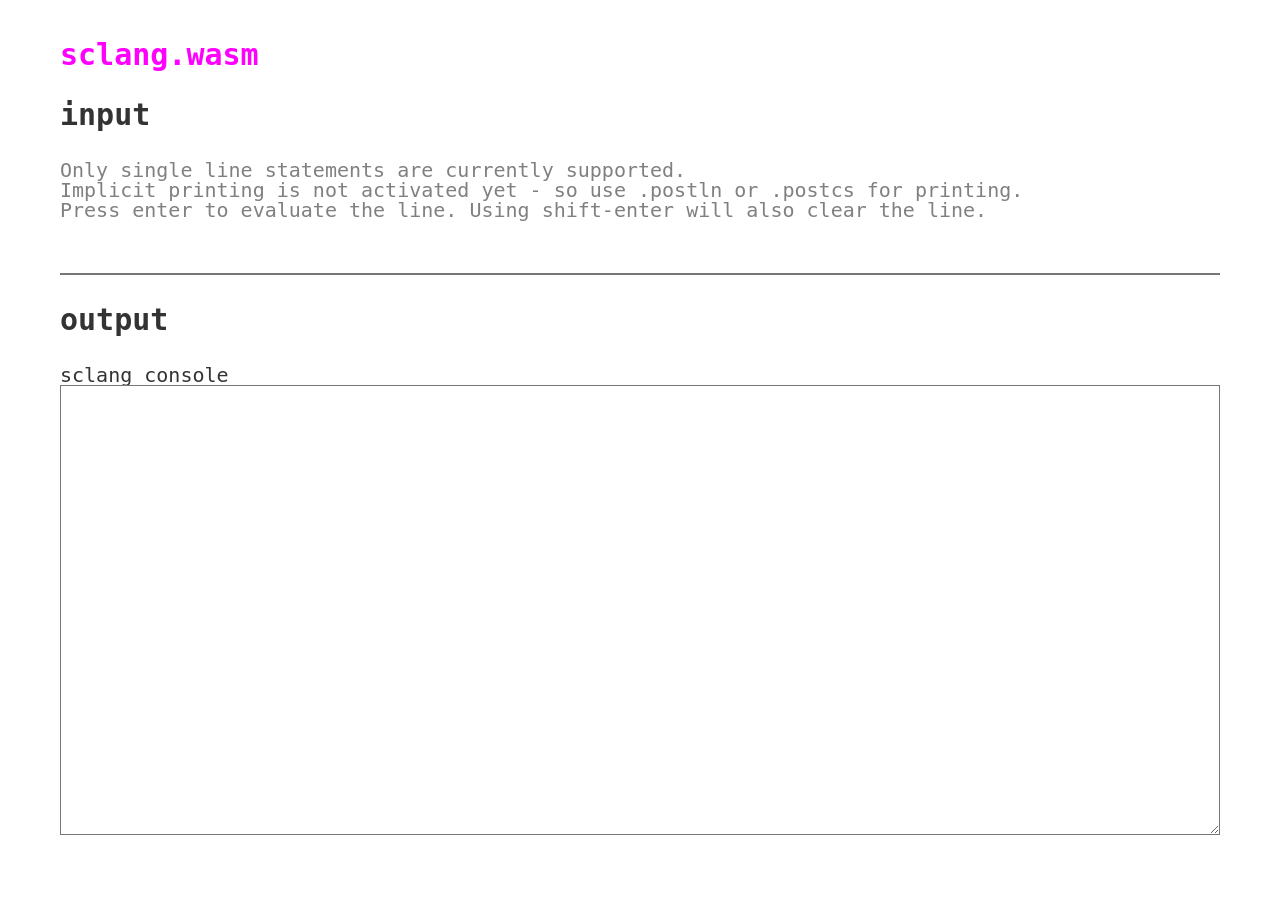
<file: runtime/sclang/index.html>
<!DOCTYPE html>
<html lang="en">
<head>
    <meta name="viewport" content="width=device-width, initial-scale=1.0">
    <title>sc.wasm</title>
    <style>
        :root {
            --color-bg: #fff;
            --color-text: #333;
            --color-accent: #ff00ff;
        }

        * {
            box-sizing: border-box;
        }

        body, html, button, textarea, a, input {
            margin: 0;
            padding: 0;
            font-family: monospace;
            color: var(--color-text);
            background-color: var(--color-bg);
            line-height: 1.0;
            font-size: x-large;
        }

        .wrapper {
            max-width: 1200px;
            margin: auto;
            padding: 20px;
            display: flex;
            flex-direction: column;
        }

        a {
            color: var(--color-accent);
        }

        h1, h2, h3, h4, h5, p {
            margin-block-start: 0;
            margin-block-end: 0;
        }

        .highlight {
            color: var(--color-accent);
        }

        .header {
            display: flex;
            flex-wrap: wrap;
            justify-content: space-between;
            align-items: center;
            margin-top: 20px;

            .controls {
                display: flex;
                flex-wrap: wrap;
                gap: 10px;
                align-items: center;
            }
        }

        input, textarea {
            width: 100%;
        }

        input.channel {
            width: auto;
        }

        .fullwidth {
            width: 100%;
            display: flex;
        }

        button {
            border-radius: 1px;
            border: 2px solid var(--color-accent);
            background-color: var(--color-bg);
            color: var(--color-accent);
            padding: 5px 10px;
        }

        input {
            outline: 0;
            border-width: 0 0 2px;
            /*border-color: var(--color-accent);*/
        }

        .input input {
            padding: 10px;
        }

        h2.section-header {
            margin: 30px 0;
        }
    </style>
</head>

<body>

<div class="wrapper">
    <div class="header">
        <h2 class="highlight">sclang.wasm</h2>
    </div>

    <div class="input">
        <h2 class="section-header">input</h2>
        <div style="color: gray">
            <p>Only single line statements are currently supported.</p>
            <p>Implicit printing is not activated yet - so use .postln or .postcs for printing.</p>
            <p>Press enter to evaluate the line. Using shift-enter will also clear the line.</p>
        </div>
        <div>
            <input id="user-input" style="width: 100%; margin-top: 1vh">
        </div>
    </div>

    <div>
        <h2 class="section-header">output</h2>
        <p>sclang console</p>
        <div class="fullwidth consoles" style="flex-direction: column; min-height: 50vh;">
            <textarea id="console" rows="8" readonly style="width: 100%; flex-grow: 4" wrap="off"></textarea>
        </div>
    </div>
</div>

<script async type="module" src="init.js"></script>

</body>
</html>
</file>
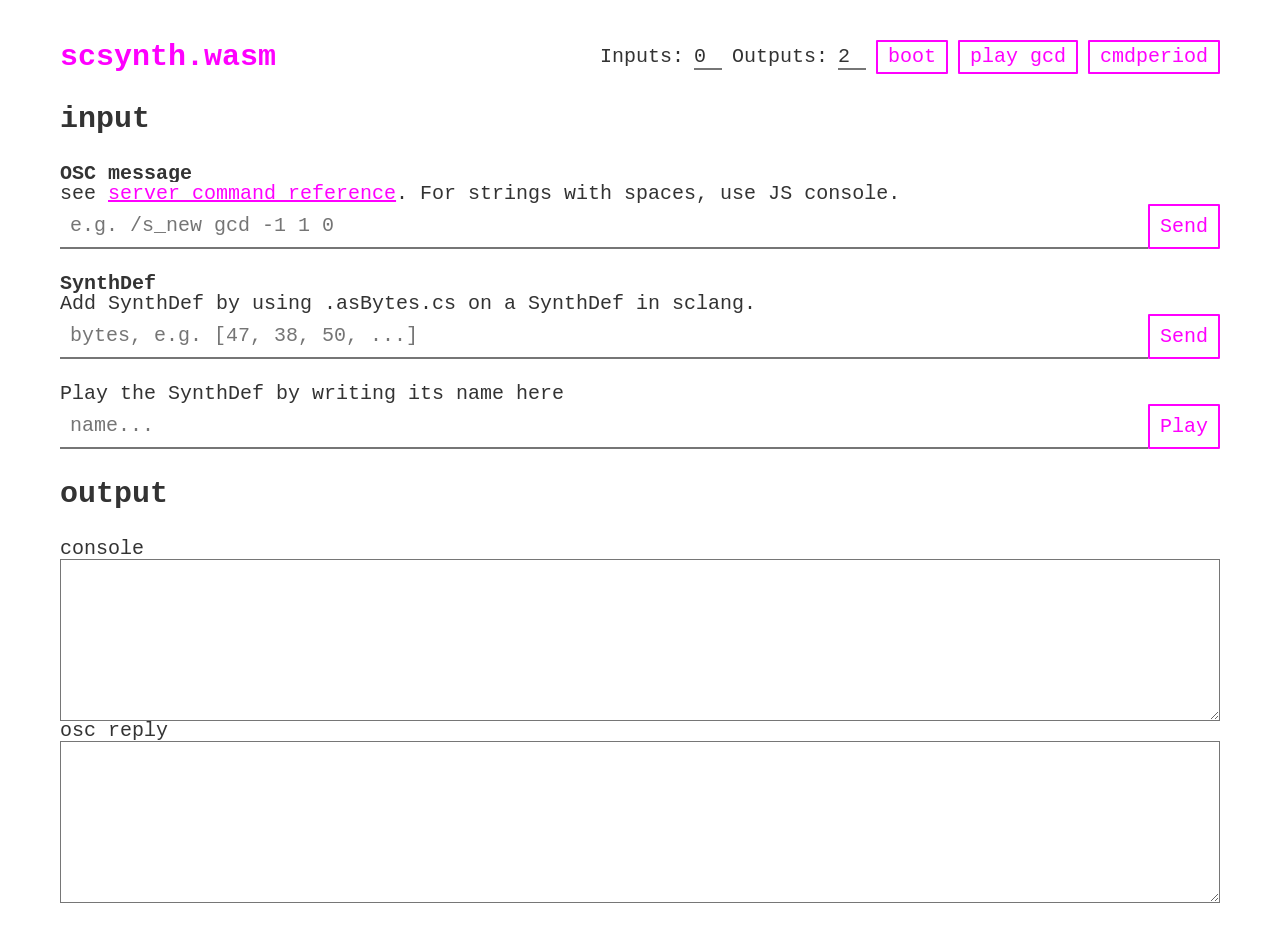
<file: runtime/scsynth/index.html>
<!DOCTYPE html>
<html lang="en">
<head>
    <meta name="viewport" content="width=device-width, initial-scale=1.0">
    <title>scysnth.wasm</title>
    <style>
        :root {
            --color-bg: #fff;
            --color-text: #333;
            --color-accent: #ff00ff;
        }

        * {
            box-sizing: border-box;
        }

        body, html, button, textarea, a, input {
            margin: 0;
            padding: 0;
            font-family: monospace;
            color: var(--color-text);
            background-color: var(--color-bg);
            line-height: 1.0;
            font-size: x-large;
        }

        .wrapper {
            max-width: 1200px;
            margin: auto;
            padding: 20px;
            display: flex;
            flex-direction: column;
        }

        a {
            color: var(--color-accent);
        }

        h1, h2, h3, h4, h5, p {
            margin-block-start: 0;
            margin-block-end: 0;
        }

        .highlight {
            color: var(--color-accent);
        }

        .header {
            display: flex;
            flex-wrap: wrap;
            justify-content: space-between;
            align-items: center;
            margin-top: 20px;

            .controls {
                display: flex;
                flex-wrap: wrap;
                gap: 10px;
                align-items: center;
            }
        }

        input, textarea {
            width: 100%;
        }

        input.channel {
            width: auto;
        }

        .fullwidth {
            width: 100%;
            display: flex;
        }

        button {
            border-radius: 1px;
            border: 2px solid var(--color-accent);
            background-color: var(--color-bg);
            color: var(--color-accent);
            padding: 5px 10px;
        }

        input {
            outline: 0;
            border-width: 0 0 2px;
            /*border-color: var(--color-accent);*/
        }

        .input input {
            padding: 10px;
        }

        h2.section-header {
            margin: 30px 0;
        }
    </style>
</head>

<body>
    <div class="wrapper">
        <div class="header">
            <h2 class="highlight">scsynth.wasm</h2>
            <div class="controls" class>
                Inputs:
                <input type="number" class="channel" id="num-inputs" value="0" min="0" max="2" step="1">
                Outputs:
                <input type="number" class="channel" id="num-outputs" value="2" min="0" max="2" step="1">
                <button onclick="start();" id="boot">boot</button>
                <button onclick="playGcd();">play gcd</button>
                <button onclick="cmdPeriod();">cmdperiod</button>
            </div>
        </div>

        <div class="input">
            <h2 class="section-header">input</h2>
            <div>
                <p>
                    <b>OSC message</b><br/>
                    see <a href="https://docs.supercollider.online/Reference/Server-Command-Reference.html" target="_blank">server
                    command reference</a>.
                    For strings with spaces, use JS console.
                    <br/>
                </p>
                <div class="fullwidth">
                    <input type="text" id="oscMessage" placeholder="e.g. /s_new gcd -1 1 0">
                    <button onclick="sendOscMessage(false)">Send</button>
                </div>
                <p style="margin-top: 25px;">
                    <b>SynthDef</b><br/>
                    Add SynthDef by using .asBytes.cs on a SynthDef in sclang.
                </p>
                <div class="fullwidth">
                    <input type="text" id="synthDefBytes" placeholder="bytes, e.g. [47, 38, 50, ...]">
                    <button onclick="sendSynthDef()">Send</button>
                </div>
                <p style="margin-top: 25px;">
                    Play the SynthDef by writing its name here
                </p>
                <div class="fullwidth">
                    <input type="text" id="synthDefName" placeholder="name...">
                    <button onclick="playSynthDef()">Play</button>
                </div>
            </div>
        </div>

        <div>
            <h2 class="section-header">output</h2>
            <p>console</p>
            <div class="fullwidth">
                <textarea id="console" rows="8" readonly style="width: 100%;"></textarea>
            </div>

            <p>osc reply</p>
            <div class="fullwidth">
                <textarea id="console-osc" rows="8" readonly style="width: 100%;"></textarea>
            </div>
        </div>
    </div>

    <script type="module" src="init.js"></script>
</body>
</html>
</file>
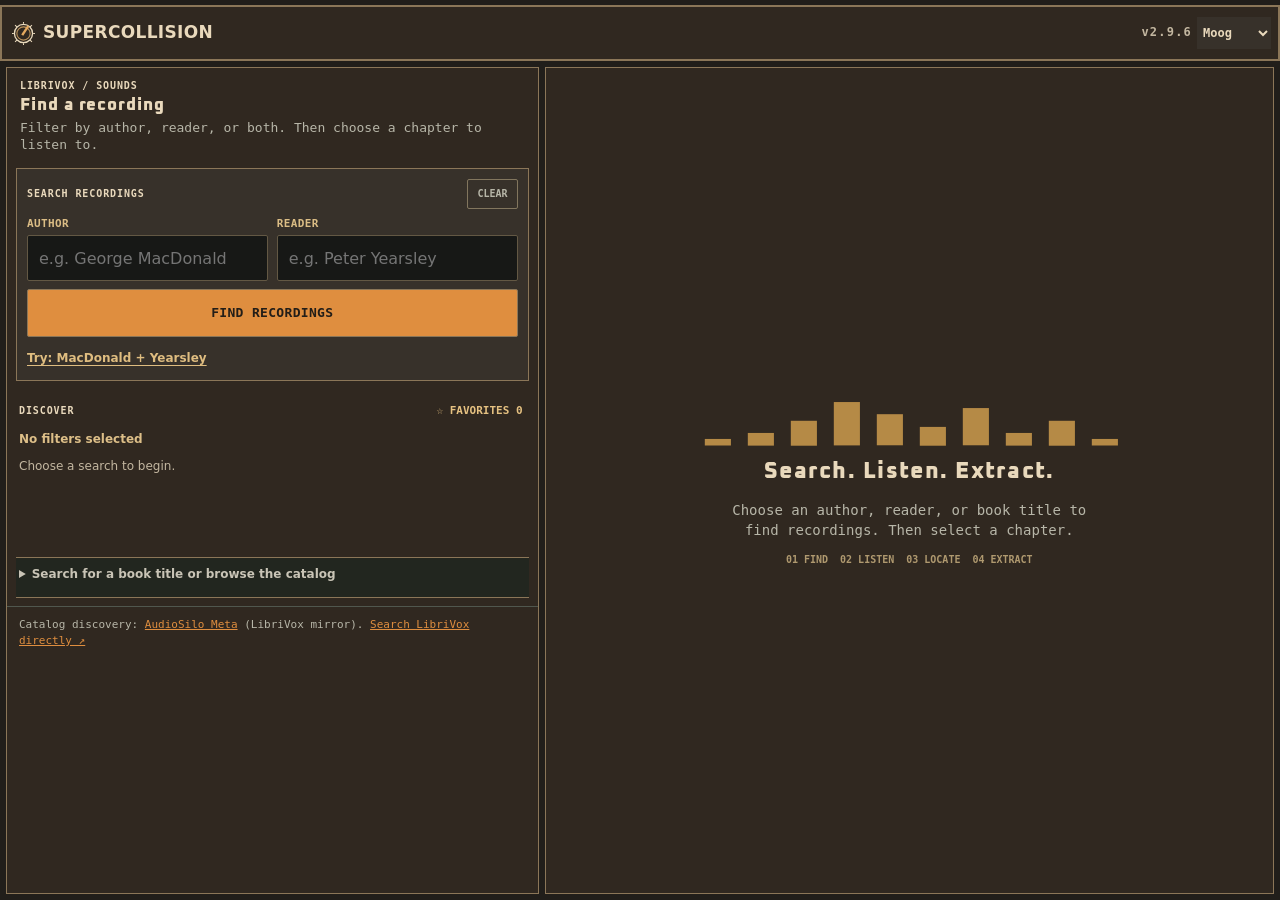
<file: librivox-explorer.html>
<!DOCTYPE html>

<html lang="en">
<head>
<meta charset="utf-8"/>
<meta content="width=device-width,initial-scale=1,viewport-fit=cover" name="viewport"/>
<meta content="#171917" name="theme-color"/>
<title>LibriVox Explorer · SuperCollision</title>
<link href="./librivox-explorer.css?v=20261124-reach2" rel="stylesheet"/>
<link href="./sound-surfaces-design.css?v=20261127-exact-code-header" rel="stylesheet"/>
<link rel="stylesheet" href="./supercollision-header.css?v=2.9.6"></head>
<body>
<header class="sc-code-header"><svg class="identity-art" viewBox="0 0 48 40" aria-hidden="true" xmlns="http://www.w3.org/2000/svg">
<g class="art art-bauhaus"><rect x="1" y="3" width="18" height="18" fill="#1f4b8f"/><circle cx="30" cy="13" r="11" fill="#bf4337"/><path d="M3 37L21 23L39 37Z" fill="#e8ae40"/></g>
<g class="art art-blackmountain" fill="none" stroke="currentColor" stroke-width="3"><path d="M4 4V36M14 4V36M24 4V36M34 4V36M44 4V36"/><path d="M2 11H46M2 21H46M2 31H46" stroke="#b7774f" stroke-width="4"/><path d="M4 11H14M24 21H34M14 31H24" stroke="#e9e1cf" stroke-width="5"/></g>
<g class="art art-moog" fill="none" stroke="currentColor" stroke-width="2">
<circle cx="24" cy="20" r="15" stroke-width="2.2"/><circle cx="24" cy="20" r="11" stroke="#b9915b" stroke-width="1.8"/>
<path d="M23 21L31 9" stroke="#e4a85e" stroke-width="4" stroke-linecap="square"/>
<circle cx="24" cy="20" r="1.1" fill="#e4a85e" stroke="none"/>
<path d="M24 1V4M24 36V39M5 20H8M40 20H43M10 6L13 9M35 31L38 34M10 34L13 31M35 9L38 6" stroke-width="1.7"/>
</g>
<g class="art art-makenoise" fill="none" stroke="currentColor" stroke-width="1.5" stroke-linecap="square" stroke-linejoin="miter">
<!-- Original patch-routing emblem, not a reproduction of a Make Noise logo. -->
<path d="M4 4V15H14M34 5H44V15M4 35H14V26H24V15H34V35H44" />
<path d="M14 15L11 12M14 15L11 18M34 35L31 32M34 35L31 38" />
<circle cx="4" cy="4" r="2.5" fill="#e8e8e2" stroke="#e8e8e2"/>
<circle cx="44" cy="15" r="2.5" fill="#e8e8e2" stroke="#e8e8e2"/>
<circle cx="24" cy="15" r="5.5" stroke="#e8e8e2" stroke-width="2"/>
<circle cx="24" cy="15" r="2" fill="#b99a56" stroke="none"/>
<circle cx="44" cy="35" r="2.5" fill="#e8e8e2" stroke="#e8e8e2"/>
<path d="M4 25V35H14M18 5L21 2M28 5L31 2" stroke="#b99a56"/>
</g>
<g class="art art-score" fill="none" stroke="#f5f0e5" stroke-width="1.5" stroke-linecap="square">
<!-- Open Form: original graphic score; no conventional musical notes. -->
<path d="M2 5H46M2 35H46" opacity=".62"/>
<path d="M6 11V28M13 9H25M30 12V30M31 10H43" stroke-width="2"/>
<rect x="10" y="18" width="19" height="3" fill="#d45138" stroke="none"/>
<rect x="33" y="15" width="8" height="4" fill="#f5f0e5" stroke="none"/>
<circle cx="37" cy="29" r="5" stroke="#d45138" stroke-width="2.5"/>
<path d="M6 29H16M16 29V33" stroke="#d45138" stroke-width="2"/>
<!-- Free-standing measures and off-axis marks evoke open-form notation. -->
<rect x="19" y="26" width="3" height="7" fill="#d45138" stroke="none"/>
<rect x="41" y="8" width="3" height="4" fill="#f0bf68" stroke="none"/>
<path d="M26 7V14" stroke="#f0bf68" stroke-width="1.5"/>
</g>
<g class="art art-scope" fill="none" stroke="currentColor"><path d="M2 20H46M24 1V39M2 8H46M2 32H46" opacity=".3"/><path d="M2 20H7L12 10L18 31L24 4L30 30L36 13L42 20H46" stroke="#a0ffae" stroke-width="2.5"/></g>
<g class="art art-patch" fill="none" stroke="#b7d9c9" stroke-width="1.5" stroke-linecap="square">
<!-- Signal Atlas: original pin-matrix cartography. -->
<path d="M3 8H45M3 20H45M3 32H45M10 3V37M24 3V37M38 3V37" opacity=".52"/>
<path d="M10 8H24V20H38V32" stroke="#f59b69" stroke-width="3"/>
<path d="M10 32V20H24" stroke="#e2e980" stroke-width="2"/>
<circle cx="10" cy="8" r="3" fill="#e2e980" stroke="#102a32" stroke-width="1"/>
<circle cx="24" cy="20" r="3.3" fill="#f59b69" stroke="#102a32" stroke-width="1"/>
<circle cx="38" cy="32" r="3" fill="#e2e980" stroke="#102a32" stroke-width="1"/>
<!-- Edge registration ticks and an unpatched socket distinguish the matrix. -->
<path d="M3 3H7M41 37H45M45 18V22" stroke="#e2e980" stroke-width="1.5"/>
<circle cx="38" cy="8" r="2.4" stroke="#9fc9bd" stroke-width="1.5"/>
</g>
<g class="art art-terminal" fill="none" stroke="#ffbd61" stroke-width="1.6" stroke-linecap="square">
<!-- Control Room: original monochrome telemetry emblem. -->
<rect x="2" y="2" width="44" height="36" rx="1" opacity=".55"/>
<path d="M7 10H24M7 16H19M7 22H14" stroke="#98b39f" stroke-width="2"/>
<path d="M7 29H15V25H24" stroke-width="2"/>
<rect x="30" y="9" width="10" height="12" fill="#ffbd61" stroke="none"/>
<path d="M30 28H40M30 33H36" stroke="#98b39f" stroke-width="2"/>
<path d="M27 26V34M43 26V34" stroke="#ffbd61" stroke-width="1" opacity=".65"/>
<!-- Numerically disciplined calibration ticks, not a pretend status light. -->
<path d="M29 4V7M34 4V7M39 4V7M44 4V7" stroke="#91b19a" stroke-width="1"/>
<path d="M18 33H23M18 35H21" stroke="#ffbd61" stroke-width="1"/>
</g>
</svg><h1>SuperCollision</h1><small class="app-version" aria-label="Version 2.9.6">v2.9.6</small><div class="theme-strip"><label for="theme-choice">DESIGN</label><select id="theme-choice" aria-label="Visual design"><option value="bauhaus">Bauhaus</option><option value="blackmountain">Black Mountain</option><option value="moog">Moog</option><option value="makenoise">Make Noise</option><option value="score">Open Form</option><option value="scope">02 / Oscilloscope</option><option value="patch">Signal Atlas</option><option value="terminal">Control Room</option></select></div></header>
<main class="app-shell" id="app-shell">
<section aria-labelledby="discover-heading" class="discovery-panel" id="discovery-panel">
<div class="panel-top">
<div class="eyebrow">LIBRIVOX / SOUNDS</div>
<h2 id="discover-heading">Find a recording</h2>
<p>Filter by author, reader, or both. Then choose a chapter to listen to.</p>
</div>
<form aria-label="Combine author and reader filters" autocomplete="off" class="combined-form" id="combined-form">
<div class="combined-head"><span class="eyebrow">SEARCH RECORDINGS</span><button id="combined-clear" type="button">CLEAR</button></div>
<div class="combined-inputs">
<label for="filter-author">AUTHOR<input autocomplete="off" id="filter-author" list="author-options" name="author" placeholder="e.g. George MacDonald" type="search"/><datalist id="author-options"></datalist></label>
<label for="filter-reader">READER<input autocomplete="off" id="filter-reader" list="reader-options" name="reader" placeholder="e.g. Peter Yearsley" type="search"/><datalist id="reader-options"></datalist></label>
</div>
<div aria-label="Favorite authors and readers" class="favorite-filters" id="favorite-filters"></div>
<div class="combined-actions"><button class="primary" id="find-combined" type="submit">FIND RECORDINGS</button></div>
<button class="example-link" id="test-combined" type="button">Try: MacDonald + Yearsley</button></form>


<div class="list-head"><div class="eyebrow" id="list-caption">DISCOVER</div><button aria-pressed="false" class="text-button" id="show-favorites" type="button">☆ FAVORITES <span id="favorite-count">0</span></button></div><p aria-live="polite" class="active-filters" id="active-filters" role="status">No filters selected</p>
<div aria-live="polite" class="status-line" id="search-status" role="status">Choose a search to begin.</div>
<div aria-live="polite" class="catalog-results" id="catalog-results"></div><details class="catalog-disclosure" id="catalog-disclosure"><summary>Search for a book title or browse the catalog</summary>
<form class="catalog-form" id="catalog-form">
<label class="sr-only" for="catalog-query">Search LibriVox</label>
<div class="query-row"><input autocomplete="off" id="catalog-query" minlength="2" name="q" placeholder="Title, author, or reader…" required="" type="search"/><button class="primary" type="submit">SEARCH</button></div>
<fieldset aria-label="Search in" class="scope-picker"><legend class="sr-only">Search in</legend>
<label><input checked="" name="scope" type="radio" value="books"/><span>BOOKS</span></label>
<label><input name="scope" type="radio" value="readers"/><span>READERS</span></label>
<label><input name="scope" type="radio" value="authors"/><span>AUTHORS</span></label>
</fieldset>
</form>
<button data-quick="George MacDonald" data-scope="authors" type="button">George MacDonald</button><button data-quick="Peter Yearsley" data-scope="readers" type="button">Peter Yearsley</button><button data-quick="Phantastes" data-scope="books" type="button">Phantastes</button></details>
<div class="sources-footnote">Catalog discovery: <a href="https://meta.audiosilo.app/docs/api/" rel="noopener noreferrer" target="_blank">AudioSilo Meta</a> (LibriVox mirror). <a href="https://librivox.org/search" id="search-librivox" rel="noopener noreferrer" target="_blank">Search LibriVox directly ↗</a></div>
</section>
<section aria-labelledby="work-heading" class="work-panel empty" id="work-panel">
<div class="mobile-back"><button id="back-to-search" type="button">‹ BACK TO SEARCH</button></div>
<div class="empty-state" id="empty-work">
<div aria-hidden="true" class="spectrum">▁ ▂ ▄ ▇ ▅ ▃ ▆ ▂ ▄ ▁</div>
<h2>Search. Listen. Extract.</h2>
<p>Choose an author, reader, or book title to find recordings. Then select a chapter.</p>
<div class="feature-steps"><span>01 FIND</span><span>02 LISTEN</span><span>03 LOCATE</span><span>04 EXTRACT</span></div>
</div>
<div class="work-body" hidden="" id="work-body"><p aria-live="polite" class="work-context" id="work-context" role="status">Choose a chapter</p>
<div class="work-heading-row">
<div class="work-label"><div class="eyebrow">RECORDING</div><h2 id="work-heading"></h2><p id="work-byline"></p></div>
<button aria-label="Favorite book" aria-pressed="false" class="star-button" id="favorite-book" title="Favorite book">☆</button>
</div>
<div class="attribution-row" id="attribution-row"></div>
<div class="recording-picker"><label for="recording-select">VERSION / READERS</label><select id="recording-select"></select></div>
<div class="chapter-picker"><label for="chapter-select">CHAPTER</label><select id="chapter-select"></select></div>
<div aria-live="polite" class="section-coverage" id="section-coverage"></div>
<div class="reader-info" id="reader-info"></div>
<div class="player" id="player">
<div class="player-heading"><span class="eyebrow">1  /  LISTEN</span><span id="playback-status">Choose a chapter</span></div>
<div class="preview-gate" id="preview-gate">
<button class="primary" id="load-chapter-audio" type="button">LOAD CHAPTER AUDIO</button>
<label class="preview-network-permission" for="permit-preview-stream"><input id="permit-preview-stream" type="checkbox"/> Allow streaming when Wi-Fi cannot be verified (possibly cellular)</label>
<p class="preview-explanation">Selecting a chapter never loads its audio. Choose Load chapter audio to listen. On an unverified connection, explicitly permit streaming, or use a local chapter file below.</p>
</div>
<audio controls="" hidden="" id="chapter-audio" playsinline="" preload="none"></audio>
<div aria-label="Audio navigation" class="jump-actions"><button data-jump="-30" type="button">−30s</button><button data-jump="-5" type="button">−5s</button><button hidden="" id="mark-position" title="Mark the correct time for selected text match" type="button">✓ FOUND HERE</button><button data-jump="5" type="button">+5s</button><button data-jump="30" type="button">+30s</button></div>

</div>
<div class="text-bay">
<div class="text-heading"><div><div class="eyebrow">2  /  FIND A PHRASE</div><p>Find words in the chapter text and jump near where they are spoken.</p></div><a href="https://www.gutenberg.org/" id="source-text-link" rel="noopener noreferrer" target="_blank">SOURCE TEXT ↗</a></div>
<div class="text-toolbar"><label class="upload-text">LOAD .TXT<input accept=".txt,text/plain" id="text-file" type="file"/></label><button id="try-source-text" type="button">LOAD LINKED TEXT</button><button id="clear-text" type="button">CLEAR</button></div>
<label class="sr-only" for="chapter-text">Paste chapter text here</label><textarea id="chapter-text" placeholder="Paste the chapter text here, or load a .txt file. The text must correspond to the selected audio section for estimates to be useful." spellcheck="false"></textarea>
<form id="phrase-form"><label class="sr-only" for="phrase-query">Search within chapter text</label><div class="query-row"><input id="phrase-query" placeholder="Find exact words in this text…" required="" type="search"/><button class="primary" type="submit">FIND</button></div></form>
<div aria-live="polite" class="text-hint" id="text-guidance" role="status">Matches are based on the text you provide; estimates are not synchronized transcripts.</div>
<div class="phrase-results" id="phrase-results"></div>
</div><details class="sample-editor" id="sample-editor"><summary>3  ·  EXTRACT AUDIO SAMPLE</summary><div class="clip-tools"><div class="clip-heading"><span class="eyebrow">SAMPLE REGION</span><span id="clip-summary">Set start and end while listening</span></div><div class="clip-buttons"><button id="set-start" type="button">[ IN</button><button id="set-end" type="button">OUT ]</button><button id="preview-region" type="button">▶ REGION</button><button class="primary-outline" id="save-region" type="button">SAVE MARKER</button></div><div aria-live="polite" id="clip-message" role="status"></div>
<div aria-label="Extract selected audio" class="extract-bay">
<details class="extract-options" id="extract-options"><summary>Audio file / download options</summary><div class="extract-controls"><label class="upload-audio" for="sample-audio-file">USE CHAPTER FILE<input accept="audio/*,.mp3,.wav,.ogg,.m4a" id="sample-audio-file" type="file"/></label><button hidden="" id="restore-stream" type="button">USE ONLINE RECORDING</button><span id="sample-source-status">Source: online chapter</span></div><label class="transfer-permission"><input id="permit-audio-download" type="checkbox"/> Permit downloading the full chapter on this connection</label><p class="extract-hint">Wi-Fi first. Browser cannot always detect cellular; online extraction requires your approval. If the host blocks downloads, get its audio file from LibriVox and choose USE CHAPTER FILE. Files you extract are stored locally in Sounds.</p></details><div class="extract-actions"><button class="primary" id="extract-wav" type="button">✂ EXTRACT &amp; SAVE WAV</button><button disabled="" id="download-wav" type="button">↓ DOWNLOAD WAV</button></div>



<progress hidden="" id="extract-progress" max="1" value="0"></progress>
<audio aria-label="Listen to extracted WAV" controls="" hidden="" id="extracted-audio" preload="none"></audio>
<div aria-live="polite" id="extract-status" role="status"></div>
<a class="sounds-library-link" href="./sounds.html#library" hidden="" id="open-sounds-library">View saved sample in Sounds Library</a>
</div>
</div></details>
<div class="footer-links"><a href="https://librivox.org" id="librivox-work-link" rel="noopener noreferrer" target="_blank">OPEN ON LIBRIVOX ↗</a><button id="export-markers" type="button">EXPORT MARKERS (.JSON)</button></div>
</div>
</section>
</main>
<script src="./sound-surfaces-theme.mjs?v=20261127-exact-code-header" type="module"></script>
<script src="./librivox-explorer.mjs?v=20261124-privacy1" type="module"></script>
</body>
</html>
</file>
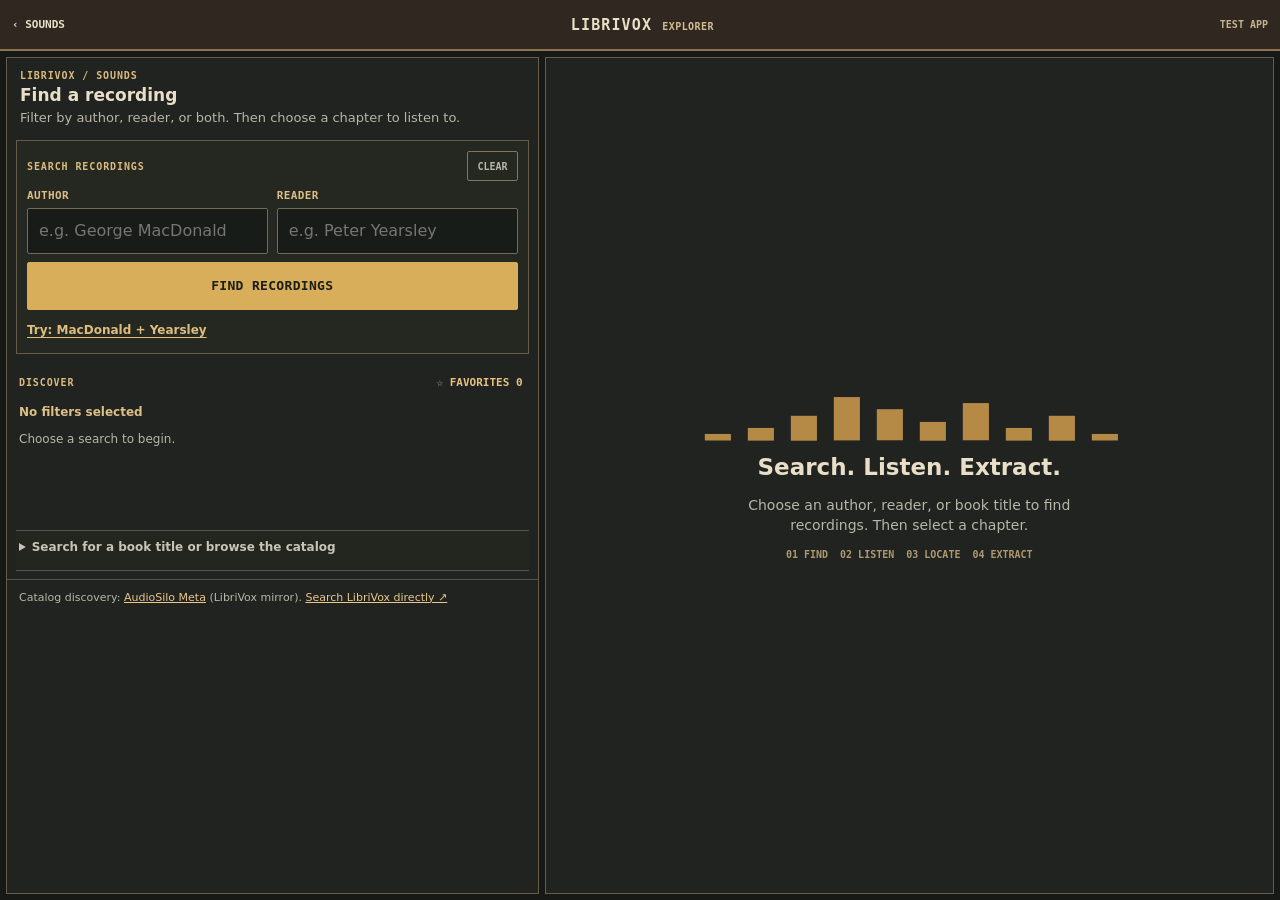
<file: librivox-test.html>
<!doctype html><html lang="en"><head><meta charset="utf-8"><meta name="viewport" content="width=device-width,initial-scale=1,viewport-fit=cover"><title>LibriVox Explorer · SuperCollision</title></head><body><script>(async()=>{try{const data=Uint8Array.from(atob("H4sIAAAAAAAC/7292XLbWLYo+O6vgJUuk7BAiKRmUpBatuVK3XLaDkvOqgqlTgokQQlpimARpIZDMeLce/tU93OfiHPPQz/fT+jhpR/6U/JLeg17BkjJmXU7qtIigD2uvfaa99p7z99+fHP6109H3tXkerD/7Nke/vUG8fAyWkmGK/vwIol78Oc6mcRe9yoe58kkWplO+rWdlTX1PhtOkiG8v017k6uol9yk3aRGD0E6TCdpPKjl3XiQRI3gJk1uR9l4Uuunk6ib3STjFW8YXyfRivxS0u53je3GbmNblpxcJddJrZsNsjEVnqSTQbL/Pu2M0x+zO+/obgRfkrH3//6f3sl0lIzfZINBmqfZcG+Niz7byyf3+Lc1zrLJjFqCEWKzrV48/tqu1S7H2XTYa4me4cUoHiaD1nfNenO90cfnQTxJ4HmzGTe34DnpXcLj1tZmd2MXHgfpEB4365vbGwk8psOvre+S3V6/uwNPedaftL7rbHe2Yny8zAbQU28nTjY78NhLr1vf7exu72z24CmDijv9bhJ32n2AR6uxObpba4Qbm15+n0+S69o0DWrxaDRIavwiyONhXsuTcdpvd+LuVzGTm3hcldPy2zRl8Q7G5s9fzTrZXS1P/zkdXrY62biXjGvwZt7Jevez63h8mQ5b9fZVkl5ewRjq9d7NVbuX5gCF+9blOO218Z8adE9wqY2z27wVTyeZd50Or+O7aj1o9Md+Gxc8745hQWqd5Cq+SWEUw2yYzDvTySQbArqMppMgTwZJdxJMkrtJPE7iGU08HV7BnCai5IzH2GqM7rw8G6Q977ud5vbWZtIWgx/HvXSat5qjOxMK363X1zebSWH+bRhmTcxuYwPq4DNhcGsDmxjFvR5CZhe6a+CL7nScQwujLAUcHdPS1G65/nazLgbZusL5iqHWzD5xyX1ZKu5O0ptkZg4TsChu9mUBAHTcGSS9WTaKu+nkvhVuNOUIhtmkFg8G2W3Sm4ejcQprdT8rrjv2J2b9XaPbSBpxe9GwrMnsbNZVs7VsOkG8XjihdnGKtKBnk/tREuVJPO5enRdW15x3o9mIG5vF5Smu9na809jql6y2Xrl6m/8Cuv6BJwX4nbQaW8aCNuq4otBuW0yulvX7QOSwKR58q591p3ntBigIrEEglsR+GTvPPEXnpZyw/Xom+sUO5dz6/aQer5eNKJ6JNUzi7vZOZ37VCK6awUjtUH4xo2pys4aN7Xk4yUadeDyTW7Y/SO7a8SC9HNZS2LR5q5sQHl/Go1ajuGeaO816W1EFAMC1Odyd3vbmRt/[base64]/H+aTGozPHDEQL93CCHLYG9CJhgrqNvdcf6/277manudMv7RrYTi2/SgBCxtrXl/EFaHN6PcxbgiusN6H/YKP5B9/hE4iHWzYOzUNolySGe2bGQXibjb/yb3sAWKgPJJE4UCnPQdEiTodFBkmtldAb/opM3m9zY4Ahgs5MrtJhYXT2VsN/gLGPgSogCjAYYFGwJCL7TNGjDdwtgMneDk45uU86wEtnGl3qhOSbT0byXQM1405nu2/06gGpsPGkLQjJNgygbpYczUxkRAHGN0kq0qawG0/iQXZZ62fjazWhbbH7eT5/myKAcEZPRxJGCY/WEvFi02rIE/KAhlBzMUoXSUByPQ9h3UZJbZR2vybjp4xrnIySeFJd16i6oSG3g5Dz6gpzJd0E2mx1BFJ2B7DEliOcIsR/ZqMsTwlr4g7g4nSStKUYoBgcQsSqCTMcPkrsf5nmk7R/[base64]/1k8TuMaMMA8T3rRZDxNzqUY1YgBp3baJUhXFCzNDrdpx03iCWAXicTGsq+LJTAG3NxRA3wKAYWRTgeT3GhU6R1Go1t1rMNlfx85tddwXWMsSmrGRl9PNjbXu7LP2jVw0EfX1hDYBkl/YkmJ6w5UN23x3erIyyfjbHipJtoZZN2vJgTl7lBq2Ea9bcvBzU0lGfCGjYf3t6BUJk5HJPMV+6FFAt67bqjeJYtqSrkbeoWo7XLRX5KcWtMoDsg1ni2AaYEEmx8FZse7u92dugGg5qYD7S0bnTZ2nN4XbxuL6ooao9QAWjqkeRmwI75Q/wbObIrU653m9rYCrCCjBNs8m467SQ4iRzYhydamRs1FqGxQXhOHGqXblDk7tYC7ptirF89s8XgMKDQ3xVPFw8cJ7EnQ9kG0ux5N7hHQMGpjGUhZ/Y2cu1TKLFGZJJCaCB9S+QiYxohsybC57n5GjfNO7NN1JETLqRuv1QjGNZ5es6i28XQxrWZJsZ3NnXhjax72QQabjgHmk2RUwppp7R3evABscsf0d3e3+k9CV7G2ZBxTGIcd2mRYDMMofXaV9nrJ8FyNl4xfBqYwlD2j/[base64]/ed/hMJiqWlmePcdt5PO2lmSN+GXZcua1JVlQ8CD/Nw1+m16NaTMwvf4pEDIKwR/+Fm/JXfywVers5y8zwiJKr1gJtAc1CS98BcQQaLiQC2+y/sbGtvBPf9Td667vrjhALqg0t2yTLBvmsXE7f6G02NjYsSZRofAEtSI2xsMBc+E4MGyZFY6VFwuwaZGpoDWJQJoHsDHoMoadaNQXdogYZwvk3WGA2Akun8bV5yGzQXDoD80wD1bqreGgQe9/R72tgEfFl4lJVKaFudOtIiBZVaxF7dhgza6jx/WyBsdEiJwv29a5StUu38eN7tpz32216o/[base64]/p16wWxzDIobNRdg8Lmpt35YhvFowhV9KU6cgRB1uoM2YhtLt2Ku5ux8vJy5IKiH5IXmW2E0vVsiXv9zW68XbddgPH6TrMLShdovFAQ3U3577Qb4uruPEU/N9kYEXdzEJK6PGp3tir9FmYuBGcAYNZJBzA1AI9D0fNxLRsO7p+6I7WLQFDPWsNEblYV28hHWqjSA5ej/5W5AbWTwStVMZ+n1xhbEw8n82f/03XSS+OqFp62cVP5M+kjNpUn02YknFJFN+7mcjeu5cV1SEXBK8kfCc7au2jvJ2M8LrCW+wgNC4vRephfoT0QinkLfXi8vKoKq96qnu+Zvdh1ypCFpyHXfIMcRjsOZnmu6dzlWwtMg1Ig2el0t/uWua/+JDN7mWVjV1iJdpUpo0Ttb+wYio0hAMt9/qhMhhpKCXKu75jIqX3yNpjLnSdO6yUuMrfEIpHfLFMi3GistWYgOU0dp+DFw55X1VLm9kaDJlbwAdPGYmgucNRuOeY4y+rpGNqEjcQ2QxUWaJuG/mztlafC6P58+KMHMx0zNLz8ChAsdwLqKjkUSYHwAyROEBeBHqP65g2glXh8H3qv1p6FohVD1n0itd8tE3l3HFldt/8Nmp/WG8J19IYUow+Q0xSaLjqbn6gFbi4cNPLLMapyxXgBbTRawD63C60K6dDWoYU1nhouGKK/[base64]/NM4u0SIs5QUcjWGAWjQwo4XiYpm2gu3u5u5CT6TbyFkvnsS1r+mwF60k43E2XlG+66Qb7+7u6hqJ3PcSxZAfLWaoS0ibxZGBJ5wQX/WEkuZdA3mAB3KWAl6DNtkZJB7xCJAxMXy8l3fjUeKNrmCZvLw7BhUgZ16wSMIimQgWseDQM5xvyBOJRx0Pe8kogX+Gk8DrZiDaUnws+rRhBMRo2Y7r9dMB4B/0/REGwmZiHn4OxC/v33ugXV3xyKCdDuBEj8OXHuVT32AK1s5IjjS1jAdbFFtZxuXmxpiKcRq/yUJb0qqtCz1io1kWg7H7mFBqWvyMQRAV+BarX7PM6rdtz4wbFS4FMyL4SaaogjN6x3BGdzq9nc3igm2WDsAicUg9zLHY5mvLadWQhiiKByyG+UiGWGJ02tjqbJZFUJtR1tuNbmN30XCfEJ/c6HZ2mmb9bxC9Sk4FCOWizN5V7OM3yWDb0r5jArluL5lsXykGxDrwrMWyeA9ooR/fZGPUyAW1eZKlslitzEhcLFUWGFa3XZzejsIeO0jMNvNsb271Nnu28LYBwpsKuEt2e9udBhJlDiioEeVGK7jcC/0OcDMjJq0pz6YsUC6L3Ghjk7lRAZMWemzmCzHCdAW55GVxc8BSVOAVcqdBlk/[base64]/[base64]/n9GEeZPyynufTgwZa0yKrmUEVpvXDirRQX1k63UdXwbHFlGhrS15WEILCO5RJRhBMqYQAPqiHqXtBLma1Dpgx/SF99ieDp+CDOx3xTOPNFPpgSJLDbRTckBGhZlv0eIuspFu6yi0dWEgME+zODFAZkky1rkWDaiuA+ZNyx5BcJ2GwnNSUqC5IFTKGJJcgk0lNBWDir/r9Tr9HeSnRqD5d0yFpInBlPoW9CGFMt2+waGLkeYNIRUXJSJpbhHKHnX1j1CTl4tRLpzWDTg5m0lgPZuagNBaKNXd7W50tiyHb4lMtkB4cc6BWPS0OHS22VCd81IjrIDkRkkYnlqyxWc75s/Khakt9vDKFXxCaLRtJIM6xNjJfHA3mdkkw+I7XTwSKtcW6QshoBADu7u7vc0igpsn1ot+d3WA9VkxYLVULdRSlTwaagtqtp9qoVlUu0Q0F1XvZMCg67grqO3qvHHRMUsoqSzDIDimozzNi7Zio9eSOEvjoxNyuUSe+6Y+VMzkwq4kNAw165kdy/ao67k8Qq/M46ElgTKXnGXRodX3Gt5mvYDSrg/Gbc4ePrl15Rz8mWq4URc7yhTPZ0ulNHtVFGpbLWj1ytYDbWwr2XdSHdvu7uz02mb8edHGsWFJJ5IVLFLPywfYanUSoDSo9rNhsfLrv/9fXkW56sbclRFEvNXpbu24zdlKZVmj/[base64]/+PPnnkLQ3Pc2CUnQPuZ99T4nCVMdm72/+TgHbPS08N3oNbCAB78+HQYP5s/I3vUrHabdL6mE4q9JAStxT1UoXiepW/nz/bWRMKivTWRkAkZtEjPBJy5O4jzPFrhGBlM2xR7dLKF5J9o5TUGFE0yEaKxIourzBEr3tU46Ucr4VpOJUIc6cr+r//yf3t7aA3fP/n45cPbExgFPuytxdhzY//98evPxz9+/AsUwpCc/aO/fHr/8fPRZyhHzzDYBuZagkqySzPea2X/9Ojk1Dv89Ek0LGaXjDEBFDoXRSW1cCte2jMfsXE2TRvTHSS9zn20IrFBbnE1awdNuE33JbQMlEaNWiqOznuRnWFFQ2LNk6CCYgilptW8Gsz+uxS2VuwpKQym3oTyI/iA2qPXuRfezEC4MgMPuAp7K0/RxNW9yrI88SgrFwppuL6oocKnSRburY0QnDwIsoKZ+PCG0Xaxv3SFjgejZxVUrCRaAXVfwc+yZTH07Fc2jCyT1Mq+hQ0KfidHh5/ffO99Pnrz8fPb4w9/VKjGXNPupDsAPWzFY6McF1jZf/Memthb48d9OfOycfBWxVGydgBjjlZ43jUGyMr+4ZfT7z9+3qOiZaDA8dhVCPaAm/Qk+aNMWCbLAFnoJlfZACANkw8vQ++PSTa+TLwf4u7bbBgPenJawta4tr+HuiS2zahvN4/zFJ/hJ02ndFq8uCv7n48O3x49bVqiipiWOBXlTEuWKU7rU4IY+VeYRD5I7h+ZlNN4+aSMBTUx+Z3wjglUzg1c1nTOdaGJibpvl2KNEONWFEoqgkapsSTshoCeooqa9bRznU5gxx9/eGthuIOrdrumsYwbnyR4xMZpXKL/KQjUGou8VQV7oxvcnPvPnlnzUzYtmFgJYaOOqUw3puVZ2X97fPLm449I5HHYctTWOUoA7SBPFPiNTAzcIHFeCf7cncqv//F3793hjx8/HwN7YP5jr1cXeBTAs67YkQXIvZFAkPQGGh2BvDzRQ7EtdIKdOO9AjMVVI/vayv6HTNJEof4mPaatGhPLOjIsdmLOptnO7eSNpOVcCkl5JwFxOSyifVlnjjFP0GTnpQRPL5nE6SB362rzlV3deA+0m3WJfREP1EfeATwpA+EC8yoSh8LMfwl5ZkQTsEyimuBETs8GGzHfKEImIcqx9StM2GRRSgO0Igck/YSabBg4rTIGwUSWUkC7bVT0BsnwcnIVrTQl5fubQ/ROcfqB4tgAB6ZBv/7Lf4e1Tv42Tce4L4qEcAExsSkHc8cCweinyaCXJxOLIApIpEONikbQM0x9kFwmQCMdqO6regA7KiHhL4ElkvTgJBgG1K4cKvpbshXvJh5McSsDSuQ4Pdqgrz9+/JOWHS0uJRt/[base64]/y1AcKuVxpo7Bvffr3/8bDkxu7DWh1CxTb0wjudrqWo31KJaIR6zfOqK5odquWKI2KYaTrCbn7TBoUAtfH775k3f60VtAmkxRQh9T4OHwCxzUisnZ2GIA0sJ4arBRcZIBOv33/+z9+u//Bf77n+G//wX++1f477/Cf3833v9nrXcJaIcAblSKQu+ITVWh0rQk1x2Wa1qKq01QBCCxUuhquVDBWCDQKlioJQMpeZo5SoTys19veCgLSirD75re++OT06MP9tt17/3HN4enR/bbDe/oL6efD9+cKkIl8KYAfGXLBw1fwNfACfqwXGAyHUJGTfVmgRwjAFKAh+vaWSn5TFheLo7uK/FZCDNCvbY2wz4tMMxKz/Oe5LB9HI4jbZfqErj2K0tFWiOFiKNMcF1CHLdFlGzVTilbLSfNiBBPnZdle8z15SCb10qg/soIu7IP4vvJ8ccP3pqn+KhgnAKlWS1zqyFhwl+lipLlKrIHIL/Jdt58f/jpFDWIYqdu0dIul4jdTqCiJNnO23IYqsQfK6ZaSi/KKnAoF5cVv8sKGHhZavpoeLAMJZtftWskzyjbYRYF4OMr0hgvN7sEKn0lyfU+Z3c0lgAUx6MvyMN4k1CxEl2bOCkIVTfpJUWHKKibLrUVW7LAT9FKbb1eYCL/6/+2Xs/LxRFRabOkzmaxik3YLIee2og/wFvWSbIx8lx4f52Q/iKVOrLqe3Q2utDt//5v3ju06nnfH30+WjbkwohXN5dOsQiWVQsovKplpEI6I1ZKXmuEY4WvhI42CenIInHoffr+8+HJkdSe2TIJdLOHQVcMNGlhRBChgQVH72FaGo/c6FjoHlAl8fJR9jUZhprQFuSq29vb8HIKDLmTjC9JuBJ7lI850QTY5vENctXHL5/fHHmnwBVdUcqFjcgMoeiT+GYkVVjZf//x8K0Xnv7lVKqJ3W4ygu7CyR0HCK7BDkqH0ipzh3cZDJSGQb/XlPJgilUT0D+NebprT/2+P/7wp6O3NJcC5tBeRuNnafVyC+gyHdrIAgHyPMry9lLj2qp5SK+XRVF4HJYqzO0U0AbbIsEKAQ30C4GJlpWEZCmx+/[base64]/hH5gNsFQe2PILEVBARqQXSJWIkpSOIxU2k089xewRYTfiHyMhniQmEk4my+rQtiGgdq06U3Z97xh1IShTWgb7f8xy+n3nlpBekUHCeXzLRt9vvv/4eavVPZxnB5PYVcvJtkQYsnhz8eeT8cfv7TkUsvF2G+ArXI5+Si+SL3hNA5HRK2oo386mA8MXIbI51gC6E9Oy81VrJ4hiQVeHsvux0SpRXlyvHSjd5YwBbFoIkMij1Br5jv7X85OfKESA8iBewBm21S0bVXQXg9Wg/C2/gmCLPLS3jciK1tZjS5nJXaAp99xNpdahzbxw/AVI88Q3eUa662UdlZa8ATemwByUK0KhW5bXiVHHK2KT6+noiZyiWSQyZu1cnuYMbeJyqoVhEjVJBoAm8bKGaTCZYAizdklqgANXIXmKj1/p/T2rvUo5M1ofeaDPVjrxsPkdbGg1vQCjxAQRSPu8A9p4N43JZzNxJBCM6TI/Uee/EICXg8CL3jPo3xKgMmTgESuRp/HnggsHnpRKaHICztj7NrbQxDiiV82i5Chd47KE8dyoGwtIkL3wOJohsPBvfIIznAQcqfwhhZhvFPcufJwoCzRZ3gvyj6/xKQp+0RUfnz4Y9FeV9c3iMRVgKltNm//5v39uOfP5AoaDUmVAFQBuTxdGcfuKfXV0CZuYtWGsrYXScDiPiqdEWTWr2X4QOeOlGOg1ixFMrSXhNFJJ6gTRYoq33ifRFttZh3uaXZzPG0sr/Upitdm/ymxpanb9Q7Pn46+gDUxVPRH1L5MHhbcke3naFaWmKcP/rLp4+fTwUvOvGq4X86+fjBLwjxRbvwGsbHoH2YJCLR6nXWmyJBfrb2SudxacE+i68TmuAwmQKkB7ZkznJjwDv5jkQweJd8pR2pvLR0Rqo/HTINEA2coraXVwnBMC4MYDeZjofe4Xgc34e4v6snkzFQLy7y8FCp+Jx/7HAwqK6d/TSavZ/DPx/m56trl1M/uI72qzOUeFvXZ/XzkAMkQfyrVj68+9MbqDzJ3uNuT95nt8n4DUh3VT8g6aR1HYLMnNwFIHnI36vUCDvv5r7ffjbXM0CL7huexScSE4WkWpVTA9AELEAGGGb3mYXIqFmvB8L6+Qavw4t2N+fRbE6zh/dA+/BTJKZtNEaTb6tSJNZHNhyxph8Mk6QH+G9/4pEg8EbVu2j/DiPWekZzQsaNzs7xXdqvPudmxOwfHp5Th+LRF+skaulmBimwnQhAcRVep8Nqow6z5af4rtrgn5MxwLD6YXoNGnxVQ8Z/eADY+L4xKOSTurFNs616SVsmWKE12RaIHdUBco+o3k73InMeNWuSL1+K+YjnPZpNO11dpdUhsFDts/Sc4Pc8irgBQBMfe0+H06RNRbFDwNmUk0LzOzmQX6JG+5c9q+v2L9CJbn71F7eDX879GbdH2mi7A8LK1/ZcDus5fXPGIICI2B2pcdMjIrl8tWoNpNY4D+Gj2QCHWUcI2jAfpN2kaqwCNYfhyEOxj/wg7gPamcWhvUCtIr3nvnAUdKUKr5Mn0SkcTfOr6kyNNOgL0aFVpXer8M5fqzZfGW35AQ9TFNnHZg8qoOlWWrBtVvljQKSjZQxN9SGG3aJ/V6tyZHtGF7q5OY13rumV2gcGgZDqqCASJ0ARqzM5k6A35RNyJwkAGeQb0H3RuQv7z6EGsmAkkNypCOOeyE+ycV9uYX4fpvk7vEUzUXVhc8ife1Ed9rZbMJ74cosPQWTUO7IfuTuQtnmAFQKK84UpqFm2AD94mK36/FzuRW4p9rK+V2VCn+b0tyqA4B+IH62zc19sPa50J6caH4RqtsG98Vb0JxAKgOBO7c5/+dJ9dw/v7vbr8M9e4+XL+/0Ift7vRQpcPDGBlmpyd2py98EN3paZJpi1ZJpo9BAVc+Dg1WocdPxoP1YDr3VCa8V4iniYAlh32o3OuDbQFgd0IwSdbJrQuAFgEgQ4zieRauNM/dLbuw1AGame97GCenr5ciQhuB/RFwlP3RBBYeQT7XHeatg0FGwkEOcOLW4ALXZHZ5BaQXqMqaQ08v5+xxhtsYlao5QIxmZDAIRAWvijar+mlwSoim7efC/[base64]/P3ypejrDjuCL9A9DUasH7dyQK1wdCC287z6xJb81lkY0nHiYIaFWqp4kPZaUCIghaxlTpjePDxgdSTFnAfLyX0hMjBSpsYeJcm6S3pvX7OeTAI8A4FD1H9++zqq5NhCV7ZQ4/D/2k2j0pZlTz9+PoJy9AHeKnRE/ejt6yoinGQ1sNyfQOZPQSqvwvJmg5skGCe/gNIChHNmyKp/mwJ3jVI5wBDbqqpRBQ0BayoWZsPpCG8/SFDQATW6io0hcsoCIpVx1sGeTnCuH0DhyUNxx2NepTkgR7TKd2EfTJKPuhaXC2YA40/AGlsVQMG5P7fHkk+7XdCfaRRijlW7YWfwlLRNFMeuVGn68PAgNsebbDrokdUbgeERvGUWzQoJWHNSYGI0inuaKKDFiYlcFdS/JOgPcUWE7NGJ4ts4nai1glYm4/uZWC/+9tRVm9xFvU5o9sfgwl5RdiQZ885cBQF3BAfyDIYOPmGxoQq8tCGpIEiFCsCDtzbcTkxAmeAA1TUdACn2dWtxB0jNb2yN6urm8GD6sEqzDti+sj/jwUf0CHjTRWG1Su37M+iJWoA1EH3zhzmu6xyUUbRgzQDAGGwLSi2eFxKsbzDgfU0DN+FPhBw9VJWgmgPDpvUSWyzKw8tkglo2dOigLZSsjiWyIlY5OIWWc+qyKjkK7jb8/fCARAqkF0GDQb+p5ESkKvYnjLw0Pgp+IIB8PCRtR+B4MpwghgNUGR8LM7xFKl4Jchg4iCkTHhSW72Xd6TVUx4NfIwT20Q1ekIIIzb8E1aqJ9ayBSj28FGtY2Em9BLFRzLuHs37CeLgSlv/HD0gtQ/6aMInOv8vVsNkefwJFgH6ECYZU0stoH/99+dJetkivjP2JAmaNZStfNwwMwh68Do6Llk4iiGNgeHxRiWzsz7RwjK14Yjy5z5wr7glUnP8DoEzGMeSsXTt3pIj6niZAOLoJiOYecREyNMfwDi/87X7VAQ/KwPbMe6V90gn6eNB1DQUu0YCI1jbVMiYg6qX9foJZEUHCgX9RghxTpDKdCXbsbMoA9okudsIRCWubZ5jbTBub9/DgoTRmm87ewptxQi5mNLtN6+v1eg3/bPXP1y4DrEEScpl9zaj4T47BDip6SvLT5X7KV6lRr2Lb3EC8FBOpdgFIaQ/4b6B8YwEA5B3GWXuRh6w3IKioN/hQ4WmnoHk+Vy3gjJ/[base64]/gRPpbfcvCjndd7H77kHI2AsAx41yEBrYRO8IePam6Ib2tsCFKyJwNyyisItvuAkluznqpQxMblygFyNBgNIiUO7eZ9nkMeiD/I3nqmRKLAVfysofeNJoUPKVPBCMUIA+LWVflEBkMOlQeQeahOXC3KdRkTB136tLOFafyxFCbfGTrBAKw5HYLoLo2IYjMXzh7a6Rrxg4C+i6PVDCxlM6/Ce80oaTG4PLlGvaCPxHZn9qxLalOfB8dBxhYNPg3iP7MzQ0GqRdkHum6GEXJmMKFgNRQgYJALkdUXs/fFpnH52XozOe0lHcZGkPvfHdjJz/V9kUyAWIRTzQa9hV0Jl21HrCoITtSS3/h8O//MyRkT+//[base64]/aOH9Zv0vqPnynv16pMR2TWpIJ0qm7v7/uv1wPPAr/LvnagK9S8JBtRFEDh0FVoNeG3aW3tgZYcvRHr7HWXGuGm957LOcdHx8T1mnLCqwRmX2cXpvQa5PG1OGFXFRow3/Z2BTGP10uitYJdGZdgEzJu8bmAlixZfEz4lB0trHRqOOqo3cR8KJePy8rGBl1zlQn52sGzNYPGi391DxotjYMmUmMLTLw98ysu95qnp+ZEzh/hQ5P3YBIVVMCJ1jChuFVQYx8z2dEyanSH2RA/+2Bbmy0tpv+K9Hfmp6cvyr6EXA3WtuDnQpAFh0bH/ZNtC6AXFqZuV5g1At0t+Jn3rJG2dhstja3twLx0rZAp731E9QoqHO526rmUPYahBVMpikAAL25b7JeUg3DkEvm005MWissvo9brHL8dr0i/VUG+PPIqQCkoS5N0zlLTZ1ovwN7dafuWw2I3zCaVa9aRR/M3l6z4T/Azwb8bGzQzyb83PYf8rP1c58K8jpv4u6Hng4a9VbdYcVAoH8Yrb9DiII4Q/FhJmOlBiJ+76XwBmNigWx/SYeTHdLVD/hjC1msfiubcnCK/PkeO1xs4Adio7yhPE5RPaC9T38TNCNEBAaK/qymqxt7kY0wppOGU65ERbKaai/c8ytDjkadCzgvvwo1RsFS4jdfNs81eSIGBeYB7m3Ud7f8Wbq62uYX8EN5fuaiPnvJ6UG7yq0GfdkVUMjPZFhjZR0UbbKmoJPcS0Dc6GEeaYyiji/pBAaGok+HdAkOfOikQ7ytSLTFcBliHEcJVFbFxI1tJQAlAy/uJjjPIbmpTegUIMbzL0yblrJQ2ISDgAF77WBncWGxpU8oHsbEj7kYoPlu1e4hb6fqjTGztolOpgeLR2DQkxaOWvnF6enA7G8N37Tq80IUDm2mw0lVtig86iaUtBGaI7BcJzbTW1HzlVFTGZ9BhITNcZVeXkUW/tQaQR+tReZ+gbJ7ERaVTtnrtBfh21V6CdS/Lcl0fgbfzkMD7nsRj9GfcbvwvY2dw9/VRnueIGbSMOBFrdE2QErlLejEOYiPk88Uw2yEOkjCW3D7cwBHSTwA1np4oM979YcHeNyLuLB21EkLOOYTGFLsOJ2RYoGWjmFQYDm+DCuSCkMxDg7fd0XIYsvq6BoHZYMMDqsyvKTWY4xlHScJJluYIqFyLEfJEATh5M/xjQBGZ4pGNI5YkSEYMBYZVGFQZEOe4ErGjgrQMjiEJZGfhgS3j/034v2iQAwDwwCs6oGCMWSbew39G4Qvy5J6inG7Sqvw0LFlO0PR240UKkf9ORNSP0r6XwXsi6hRAgaDlVIQkbttKKukVbuwd4TXFBBZRYsIWIkYIKMh3fOCZgRPU0hjCjw5AM8FknH0R+AMgC2bTvAmA0JJ0o9kVH1o+ouZEW9ssNCUv5Ir8arZNqSW/Y36K9SD6J8lveNVeLfkoOvgcXBAXNzjoXeC9x0lfKCFp2wNAoY6mk7IBU9c/jVBTnJwPPJA394CO/[base64]/T0u3O470T04gMgYxYERUFbtrzb8NeNjILqs9a3XfqthB1eiqNHdk/Bod1WfSuvWZKzWMGPYqgzes+75GYcZ9s8xiPQV9uYrCU2u1jGtrdCQbvbqBwYhu3m13tze2vFbhXfbvlhToZJFTS2VGawcd/XrQdapnvGWPhdxHhU+C3Mb31RKvfnCmgN87h1gBx8/EapB4BkBlUz36MAP4gWFHBLPWyAxCJonXH1ObdTA5AgcTy0fKVJWKKC+02F8E6cDjtARB1A45dPYpr8w+xI9CIFiakAMJH6hoo6wbog5MPddE1aRREs7XHLXJSaKlHin7v3w2sOriLWtjUKBQ+8LZ9nC7JRogBOVFScuYSGOnsbuTBphbJB0K+oZdMTIVhSZ4sudxvB/Tc2zWibEGXklJwmSLKCpd0fAgnHpMdwC12swoKNSFakOQ3+hJdnuN8nFg+8dUZqUpcMOoKZXD7e8HM9s4N0sJH8M0oShqE1MnZSCN5LxTZaOSdG8EkKbbExhCFa8vcoGwqJKSVSUqXQ4yQB/0OXKSTUk4njXyXUmtS9BWvCMUmRM6szUFIz3QSGWGaa06QfuvM/NaEIKsnxK4xhGXA+by1ujEE5cHgq4FIRBhmUqPYoqFFee4z/5SJYgRrI9X6CF9MsUcIPvSDKVjzVnoHZVgUJPrcaYdj1ar90CeLJbQjVWYKxN2jRlKMavZcIuPNB5M3p1OUz/mWgJ2sDRb45HnKV8hfZthhht5sF96OlEeWILkz2/sIGRFCOOIw7yDtUoKs67ZaOEDBkqBxPqW0SPAo5CzED5EQj6TCM5eu1w2afXJIGmY1Oy82DUHJrgHcWUTO0GhsfRcrfDnM6/dbMRYbomBD0RUOTN5AsRteXQ6aqBPX6b5miFGEkDCa1bZK0cUgK1YHuNjcKCeY90bSKrxEuMZCrgZNtBtnYZvZJoVFQRVRCcWPeS4/88pQLz8U4Bgu55SUl6YswLqnCMThkSKk7oi0AiSkag8Ucc04lvIlf5FKCyybVJqE3n+wzh3sJTryLEl6L0ZPwvvOdNtLFxUJUPIDn6a7KXgk76qvlKfjIoEobqa1NMsYCScluL2p2XyCPk2lLev+p0PAhmeXo5jAdBNvwkjhIGQH2ZpLns2jkKMWVm+vk9NiSZ/TQcjTNMwzhAOYRP6lUW83lKETEVuTK7eDfL96enn048PLpncW/OIZEnAqFpJtAZHghUc8ClaFVgdnklQN8vUoJWpZ+hw7EyV0HQsqkw+2oN7EIcDdGHrTnk0Ku+mKk6fIpx7ocXpiKQTeKBPPWgirL1jQL3qhVxK0KNmXnFxwNRUozD2vsS6iWWhcVCkRopy0OV4hwxJ5i0e5EQx/DT31Fi89sWB/jGoRQHIfYKttieG0tIhmlraAgc4eb1Aaenw69kI2cTX4wErC7jM9kjTxY9ktln0qkDtEpOisyd+IenhN/[base64]/44hCBRMFz6TQgDlf8SjuDmdOhBMoxZTUCzecqud/Tpaj5NDhmYcAJ66zbFV7E7LNKzAtNGkyfkWgJ0wt1KZBNEpYAQLYOrZa+AXdHI9FI72w0/HGOm2JAMmJr80gvPfHf7485+O/oqV7ED+loysaOljEEa9ww9vvv/4+bGq8hSXUZEsvI9UE0edzWovoDxG4O3r4E3AjaNBgj9f3x9TxK0sDPOE4i+qFZXnv6K/EVDpq5XUTJegRJMYpiAP9bW8s/[base64]/Elwki6fEkua7SoZ22pH5cC0RqYU8RrUSRfKGChQ/[base64]/xVdzrUaQ558sAUaQC26r7tSI70WPqWANCLRZQt0oJYVxcBJkYI/WEhMxFVDvwUcnJhGlSUgYUw28o1spgvOLqytem4xUDiCenKcUNS6cZB1a7zi4hpspiOmi0Uqu1ajWAiNhMMHzDGuMZ1uZCE2piFy9mRrmbta26P2+9mMmI9j/AM2zMHtGwajOo1Cv+/MICKm3bt8LtrEFL2CSONlD+HYIaKz0VNQX6xKj3XFRVYSQqpupWYxyXEQHvXG/tn37qrVYPWj+F8Nc/eLEW4kUNVaimISUlfXinK80awfq8BX+bc6jOPxbUh4cwHw1SEKdaFMnfm4IizopAgIKfj7yVHr1X3hZGvYgu6WPg1TXE6xb0ODaV4sf5KqSZE8nphGtj9CdFa8cUZk6v45AsShQHHMQhmr7o97kM+hQB6H74S5YOq3gswF/wKYBvdILhy/DrEMReMb6KvY3wUMifkvuqMVpi+yGJWmj1pCcpUR8glukCYdpDFLPKYAwvdGu/E6zvZ0Ya/G6IHcxuYTEk36UIsvkF7MKKM1xRQJ3YFQc9C6PXuVb4ZCqC+U7QH8FcjCjvu7LzBw6c4vFrpoGiSz5XatM+QSUXj/LAq/z6H/9awYn9+h9/[base64]/4jqgaUpOBcjG16ows+Gd1PI9X5715gqk9KqvDvdQe5YI7Tv1qLS5dQp96T0TmVOmQQui/lwPXFJuyUT4jpmosPriCL6uiJva2ToRVz74hj0i1pMr+o8jv+xhCZ4bQ6ScyoTyFpWbnJCpqypSJAaYO0BIWgAx6/4bG0ciUaNdVg7lV2g7pNbwH+zVMVOinWEEUkSAwkB8nevFmhoiFWrXqx6WE+slC7NOEeJB1BQwQbwOQURCK361evY1uDknmndjy6aIrNOQR/yJaiGYq18l/G9oVz/BHikMJq3ZIeVMbKHqCxIliTRrv4BeWJnPJZKZ1siCBd0xO8LW2WjuIgWTN26gxXya37O5PL7ES/ZyDGIZ3IdI4S9kOaECPmbRNBLo8EccbNXBDNh4nC6XdhFMjTUAlJ5BlEGMg2WXlzHiZsIieRddku+T/iSqF5r7MxQsaQzPiX5LS7AlCPHF6BRzRNuDdSmUg69U0GoKFOgkHohMWNVFbfBIjoeTjMJ9ZpQlsVXBRNoAa7SGmW1OR3gUD6cqdO2qGdcmjKOCuJoquTxehuQPRmHe1+DMg8uR+Q9kpBMAHBqz6ByLOouFZfAywhfSKIiS3Zw96fYlIOiuY2bFuSp52uEFtQ/CAx3BocMtg4G8og3wUFyuQSY/EFbTLuad9G6ytEuWCNZaM3kzFue1JZ+OtKtWyIaoMyIgdeKVoEPDgceEiCm1CcHsNkLFr5feUFIUrFFR+xUtfZGQjSqVAM/NYxYFs2Fs15c1a1iB7en4C611CcbEQQeYiEr1UBulAyC6PKhIDAsor0xOWmnJLyJNC37DOxqQKtP1RCIFQaGXyTgbXkI/lYDTidDdJSC0qpPdC+qhJ5WqWUNiqdlQD/gA9ouZyEYyvJwCyT6oYCbkyqr1slWpkBxcLcyET2EZ56kQsybsH6YiLVmEbLjqq9ACREI4KCEngJMJDDkXewzEKfclYFBkK7t1zpeiUCC3MR1B51VWDAWv0UEBwLldDfEGP8kz0CCBDHrQmlQS7cPx0BoVNlZhhNl39J1x8PQhk/Y95esUnTLx7ie3sAsoCRzlVc8XXC4UVvSE0QiAJ9tKz9pbYyrsIgKD7xA9R4T6PVCC0uY9gw6lqmB21bf6WsCKmbIwn0SujCmT8iDT/qbMR2E67A6mPZgNa16+kiKfU7YfuYJPWj8tkt+DBOOhEWPJbUNhRec7tNcHe9bApV2lMga1fws1I/mpKtK7kJ9IblUBh4cH+UKCyJ9pCa9yEt9gkDIb+jGiAuNiOdMpvKe8vhwcoQMzPJExH1kDe0Qy+Eq5bkwfoE6JaFEjn6Um9FsR75c5oNoeBRLoLDfizPIMlBpJBnDPt3QOpTmjMrn5XeL9JNKN1cNJ9mU0khkS/KCMALM4IVOPLaZZRvInk3DJ6iamQSsqPsGVXsSiKJxjXqQXDai5gcFzSi/SIxSzPuAhvoMKEOIcFACZYrqX3AA7Jhd2QfgeT4diBHSRQUCuC1Mx5Uvk6N+2V6KLiYyYJPxbF4OScWWxklOhejxNVMnM63ihKmflQVuM/ij2v/GxBJBoDKAhC+TLkXF9/AiSzvHp+6NKS30UpjH4LBhzS7LqOWpMBA5Uk57xAJeQt/L+Ph+dfHl/emL0KKQmJRPoImII6oUAinWVpZo3PbW14Z6eT0g3xbAGMnJSGgoe2PkZVxNwmZ9f+KG8DdJOdCEze62u8jqL57aJhgxllANle7/+y3+/YA5Q4BclnELHWZLT9X06/BppvVF6ITXpw8gQFXhSWXK9H1bRbZJmFg3kLxWjZQT+oWrqLh2ITUyMyPe9RmKMbD+Y/a0l9ghHwFbUaANy7bfW63M8U2+2MAIaOUiKTegK6pCegDaoqBb0dS4eT58TvnUS5+FcREqo3D8wn0T6PJVIBWWFCA3SOvGdTDByd0Dn8mWSYher71p4VO2OCfIdyWIqlSBZM9UxNTF8TmlMPbZN5lfYLsQjyraJEiulHVkERC4Q89quIte2Cagpxc0Bf7ES/jXfMwEVDLhVkag8J8V1KHD+uTF4ryplDo8XGyNogRPde1dAor2Mom3dWIPcx0y2cxFVNLciAcn78Rg22BOjiqGww8y9v2ZT4ur5JMWwYObcQOulcBleBF6F6lR8Ezl+g9xnsjcpoFBedZVUXWiXv/79v7EaxgGAnDNw6X4OKpyoHX7IdO5ShZgX+VipdsegtEUR7xtlEd0aSs9rax5TWtKEpTCobwwOPMYG/EyClOKT5Hkf5KQpU4oqSiiRTSfYJl0LJcMeCWXwXqUpXlqN9qxJIgIMxGImSmqTF4p7Q7ypkqNRSiAj5sKNSNjo7ErIMWDhCwqfzXdbLpMm2RrrCsbEzRNlIM5sWI7o6A2HU02Hb8Sg2dxb9UuUuFKLsDFkiaruLfAVIXGVMh4tmstqKJ4vUj6MzKKS/jw86FdSGLHO1NBH2RQL+FY+XbFFLn79j38FuuO0vkAQUc0JX0WgJX8UEgqN2IvUWiA82a3KkLPSxaH4MvG3wxp5dIEGJAVFnsqcw3EFveFuL7iaRSbUFtamvOnlJRC3d7gt2El73AvE1TfHPb+IqaKMSCL7oqrLUizhBLPuR/UAT7uONZYWHf/0vmJAlDYi+tVhY1aput827gUwsF14kYPudIzp4EBool5F/nk2jro4iNGfOqP5XtPi7dRbBHRddu+oeUZYpCPELBc4sEchbzQ35yq6kGQOMXjgMjR4azzyWJfYcEx/8PyRIV08PJyd+3pMHIzKRQ/YWmOngzaHzmtGWm8mpOo2/yghJwRQgUBcyJiIjKfknJ2ztVce3tjAqSnJ5CivewN6L6muh/eYSMRD3MHMfdzQPGhu1Y2EWK7GxMlOCVllqjF0nWuqSmkEcPKluVSesGTUHi/ZphARpSGATEpRtbAIJtlCOe7ly7sDnUpOZk+Ou5NItGFUKEtHxwIepjwu+6rtkXiKHJs1xCdfpVmG92d1eaWF7LdYUHzRRZ/bZe2w7Q+ZEt1wGD1v5cWMrNorBUsbi1dW7RPMrhkPpKxGHekWQu9IWKfpriazH2UXsZCGdWrg4HRiRPQL5O4yMcJFA4p5/QVj39m0PoZfm/WWZ1/u7lHkLDZ2BYT0ajoEqtGjtFGc2iyx77D+c6ISVQ3u4QtF1KYqMS8NIg9LzwQcDgYytRo53jDyjMJP/pQI1SSQ8qaVdUzGaovDpvWALgDBFBxsBeBGouNhH2OP7nVOBq6wt1mv1/VJl+Uirto1C/YNDXzGg+Xmn6xLFZqmTKglKtUZAOac9Sn66ShT5DBXN0NgIQnEc6L1bigWlfdfvqS/+3hgnsBFj9wuwJjDwTHdDg5KH1WlR8P7zhvFfPvwwGX3I2r34cH8yLepmIHxhgbxBs0BrNMLUL6YuYPnaHPQdwAfK6v0hCqMwM2crQDCuFUyd67+8qXABH7U6CMNEfLYDboRWgANjWGMW/NSWbGLpwpMdVDYaIVMTo4p6K4oPhY1ncXS43IbEPeId9hgl1KU81bFFd3eD4enb74/[base64]/DdyAQwILLKXF4QwGsY97XwjwaWRl1gsKpeTgzUoACGT5iYXwtb3YsbHBb98Pn6DyaWHGAutWlUxPnPzOFgiUnpGyzJ9ivHoplKR4QV3t2zBud9LsilK5aDTHEGNkmlZuwg3kGzUScBQED+l7WVNnfnOQQhNey0rwWcAtA6pba/V0DqE4J5QJSKBlCofhEKQEzwKX/o0/NWokFKWvspQTVuSxQztIuI6D/kK3J/x5KEvYOlbzNBIMIZduSA0c1/RegD4WwrsaPEcR/uUlzRwMbxlA/uA2qfzC/Nyf4qrQRsilNrHx0KRLfd7SN2SJ1pW3tbmZUSzQCenm5cvnzsNWd5AIfFqx2ZsuzYnVyHQIWkuLBlyP+tO86rlAjRYay/N8VKE6TiBomiLilRu74UejgWeHWaZaBNxZvjwUDkc3oMwwjc7C57bUlEvhYIX/uNej8W+rt/p6nqKm+QRf/q74/enR5+Bn7iygrGueAk5knBFy4WtEhViwdk5hf0kTVB8q/jW0UsGzpklSZ0LwiEuHAmBRVXPSvRhZ3kCaZxCjC4UdpZIufn982/zjVAKQZqWzAQt7iY3rO/Hb/PAw1UZokBIwRR8nwd+lORAtsZpxlmIYTM+K40gBtF0aiLUSlhk6VgzS0NX6UgOIlT3ESrSj0depUyqN4OYJ1E2m2KTImcGHhrq24W0HpQyLiEWIMNa03LfBYJYPgB2kmBdCTCpq4SrmRCRun94eMoSeJ6cFiufSni3GYYATVSe7JurogJgi/F+cDnOpiPO6fIDUGw1Ss34uGWtMue+azBLe+pyTyqhw3ZNu9hz7oqvzur5vnjE8FCUGOmcoFGfuMnZuWlcEzUuqYaP3J4VO1FLR1YYXatzwQamgCIomiLSCHT23MjB8I9CFCHfk2QjdytRLvnzZ4Ekm/9/IImevsYFKRXcRvu3bN9yrjAI5JUDxM1JvOPLaHl1iF/7vikslCnASk2SxIBoxIuZHpPyH+obLLCTkiJmLIZSj4myAB1ny2v3vtZBcQLDcZJJTJlNWf7g6GG0HIlTs5TDQx0mB3VNExaZRBaPvsMfDPoFdptjKi6Z6ZokmkiaLxyZBccvBRV96l7yRWctX77k/vYK8y3sNVUi0mXPuPbq6rneK5Zd274SV2DzU8V96cq2tXHfb9smanF5koQL70zj8irLnCzBubqqDu57HoIaXpg0A1/9oVHH1NrYcSnwfBfnYOFfzLDmHIlWKZ5pWm0gkcRh/rfIlUuS1OmbfIPi0s0DRgL/23iugqB9x6bW6EI66ZogpYnHSbUTWsqe4c63jDiy2XI7zsODXJL9OkqdtsvfDHbQt5SVVC1YwV7M1HTUHpfGEU0YeLM7Ja2wK2JrC4qArEhWMynCHog4iko8vJdxsnNvVUmu1nchGM3DFzM9tYMLT0yegg46iWkDrr5Q6DtX1mkK/snF2YAXMwGaAzw7KwQnRZJpsH54wZo9KVJW0qLH0UTD1wpS0AqF7QgEsfo9ZwAiG40ojY58fXCgXRJa35ah8mg/GKhg/dNsBFTQ/VY8v5Bcjyb3rN3QT3ECIbxKeyAis3VStoJ5TPQnpRHQNzwJQldvlR6QUS3ck4HOkekr+D0WOgTe5ghsb5FuoGiCPshYWq5w3HFBa4hXdP1paZHikR0dPdELrNMLkb6rpORsQ2Q9yRgBc8Er4kFTPdZMHotQky/sfAdsUUbVjLKIcEJGv835ZkfxNNdPjAmGCpePuxX5EacLJa3zpTTTtj6Xaj6T9CFND27c2bdYnoSp6dvCw55kjyo9c1J8q02iDw+0tNr14Bqt3MNMpT0coFG6aIvWHq5JZmcNk5pq7unMlSiSkZ+PmAnQKGgTQ/1MMm1lrFtQlf2FyjotM8ZUrDg2Wi78p+0t3+Wasy3f6GX2XDRbvCBhVR3DAJovT1HLV0CDxciKZymlhQkQOI/[base64]/[base64]/BmGN0N6u6gN2pro0yhBbXvlLGZM7vlMJR10YVBMqWpnZtZJE/FWUocp0SDxH35J1mKeGkmu6AAm8RWD4KUThTwt0/HgZ1mUU3WUheBWrAS5426xDUSTn+WtNy/ozlb4WcPXdufjLtAk2cft7W14CdLVEPDl0uiovAHriMW4e1Dh5JTe6dFfTimeuFV5d/zhrX5WjQF+1owG8Rx6StfE9qLn0JI5O7yfWboylzij7rQz6s5yRrWttMdY9vOjR3tZlLJgLIdQcJAZ4wvM9qU0qmrKHxqi/KJGt/[base64]/7ViXmTA/h4JcJPatTlKm3yZKuKEuyxGNGHrrHlQ4lYpjvV0sK0hphTOQOuwce7PSD+IBxRFiLdJcw29V9g7287gpGpZkvVJHREXDeublM38O2h+FapogucBDG7haKWLmgs4svqR7EALB9OmbkMRfX9KN44VbASFtEF62IIMO1qxyCr/KGmAxo38gXYCPokt2AIeSPCZzyAG0IW1+J66F7taJig1rV8iSan5ykpUKnYK2/3fQGG19eQ2F0KbCgbBKV2N4zwpxonoT4+cOkWxEIXLy2naw1TOLr38FOd4HmjMFBOpPWWzBCGds+NwVvqMcV5yXe8dZsbXKYIpv3knodABugBZVpCbpJMA6BNvSplUMIj8miIM8iT5mnMqFJ3As99PCAfU4sDmsTIS6uhaJmPy9j5Mema/8VpOokWLKB/o5S7k6vmBSbF1+IpMuQuWSxqieFGiBSsnA5akynUXlaxjG96Xr6XNJTABjeBhn6gJOWY6+cKtBrPr+E74SVqNzXogUurg/aZ5a2tn7i/iSI9Tc6SmdKyHJyXSBy1Ftnd0BIAwDTBuRKinUA6IpYkzgBY6/8fjiKySJdpnKJRbquyjcl+RYUmon+I6mR4NKvRO4xFFhlF8Ll5dLZCXykrguEwh9H4kzy0KUMx2MeThwryjStyGVjIquhlN3uEYWSXO0vO2Y2kU4b28frR6IL8GFapQU7HBAoHJdugE4l5QiDYeB1YGOuMCqWu8Doa2Bd4y7M//4J1+//njlz9+T+rnhWw5H6bApFigJwYKeMWvJPdy8u3iSaUPeMHudci0gQOEEeVoVNc8ZT9YXI/[base64]/gTtcUt6cEdBIgL1Rcz9ZYvTaHjqTRXknDRn145qKTXqF4BfWFmyAlNBEiAFHVivGMKU5ggTVTYM/cxoz9SkgApD94IPPLeffzy4a33/dHnI8pihiy7i7kOmNLM+WT3YzRZ3JYmOWbBKqeSAE08KV/JIYxFois+TUZ5+RxmjlvgHRESoRKWbBi82/W5xZj92WOD5h0ChJnFD2yGc7HDuqUTScqVrVEMuMv3MGmwhRUzenfx9i8Z9TmeHov07gnKtxcen7L3lTiI+SGJx5EoJc0tcbRPmBx38mqs9lTN3mL+fliv1xsgshgtiTuVF+1KeXFPYX/BHjRbscNZ1AA6unMthpgzjKxG6L6lGp4lNXKxGpcSWPWfIqRe/ChiSgSmSW5uLQhyr3hib9PCfP05bKOYLiwRezUvKHS3mD1iShc9oQ+Vhok7ysxui8el/4hnqVGM/XN8UzV9/yL9v+UZ54T/IsJb7QPzagD/y+f3IPbdZF8T8e7z+7JibbMf9TqyD9uKO1y11p701JUT/E0ZDMTjgkAA8dUR/aBdGZFXw2shDUMzFzFhRRfIHInLFVichyakD0jfwWBBxrx6wS++gi2CqGoAw/xqQl7f6lBqzBiJy2VKjBXFNXYO4bkmH5YhCtO15mXfF7FkzZ2CeqL2B3Oq6m4KhQxkYiEaBSoxyE/XxWlqy4/wHJSb1XiOLUyzmQ6V0bBit0AYxhem2UcaDICXN29zDbRc4TxQ66/y5UBSA5Q5avHlw4NM/KZ03+ra2U8/rbVeHazs7T/8dFev1366a/TP1y6DSs0s9VO+iu+8isyKL6hWPdjd8HW7bWNQEuH1bidTrrnjDT8Yb0PyBeEas/Basq+pWhCT4IzX8sbsP6LkTXEo+4wsKgLjU24vcX8zbkLsVknLdOuUkH5jbJbuekD7oAz+QiO3yrmAKkQZLuI4/GC9jgeYF9/8eiLoMIFmVrKNUdB5ePBsLm+krlfmlIhQ1/5yRNlZSt/vRU4Dxgro1VH7wjpWOUwmHK8U36SXGIsQwvshGzgeHvTb26TzNUVMFd9Mzw3Z6/[base64]/GmN6JIyxEvJu55Bhu0aq8NW7FVBiWSZJjRsqhjVWGaKBpRYk8ZWGIzOV4JA8PxqERI7y+4DCRdy+2aLXCwmWSrSqoGgkonfJ2Om1ad0khoMjzKALccQ6HyBsS/ZkCLii0nNJAw5uZquyszReSPmk1ZBCFsyLU/[base64]/TERZFYAY+64h277AOm5E2q+DeurHwvkAleOr5Wk4dTtk9TWrzgcNIDGRiADEA8zL0anjQRm1sGDgirVoW/[base64]/F4014gWoFX+iYo+bJldSHCiVvuZAJ1hIun8U1gF8iFnFGMyYyv000TllCpEpZqhNIZjRhvA0Wp5nOD2Imo3PgmOZGMCbANiE3xWnE6dIj3MP/58Ed5Daph2aS0feqa2lu0EB5z/pa3r72/TYHP0WEhcZb56azctgLZG8mxB8ltVaiqFfwy9dFu0wmsElfQlht/xEcOECl0pj67rgqhDCwy+ljlSsVJoX2U8OQLXBw10ABv9mKuSIZxkPjE/bhVN9+rH3pS+ECbL1C08KKgKzx11X7zmv2eFfsfuV5PW62y9eCM7EDo7DHTpdmLpDnaYUDeea2kq8IDBZdVPLXLYpj06F44KIo79lulQHcJF+HdosmukegvVfOHd3xvECAdv3+vr0dfS/mGQwsH/QOB83TbO8tvVxlmm5GyXYy3shsiH4OB775wFGLux0Bq/P7Dp3UzhTFlsWDJ1ftycuS9+f7w0+nRZ+/d8fsjgnZYaYkhXWgbpGga5XJ7C/EyyPuzF22XiGE9W2BQXWR/LRXKLX127iZENb+S1vaCLikd1fLp9XVMcRQWqh5/[base64]/kCKZ/ZQ/824VPJhnYj3P0zW1SzixgCmyH0GVOwJD9TpnPKFAS7VolBrmUb5Fi3pxCJVqnj+ACxpfW4r/aAvwYkU/wcT1qoSaMeRGrU8clHoUn5czvGLzcwz86QneJ+xZBGswA5YenGKdPzqS5bN4qqnFXF6EnheqDbNd24TP0tEHn9hWrbEun85bpROIJBtuib0Gh//Zd/K34jxda/UBGJSHQFlyieU7uUrn1gaQRSvljt6C+nnw/fnHovPbz3iEQCDEsgSYiYGdCNaTwQfBLFKENkcIIA6VaeH/iqHuuKpnvyh4jxtyr5dJSMu9kA8BQ91Up1Frf8VDCtGX5pNaT+u2z5A1HNwMNcOvZbltt6LuOwyNELzaHcWD1zrjEXww3o1vemf853l5ZdlGgYcqcLREgSHAO6GER6i9RFHxFU4iflMnoMNHTpYaVd6jHClkTr0m9ED9/iOsI4c0yuVOo4whG+p6PLp+4VgcJAq3LgKTJyUDyBRTuIf7ssQYRx0Efe/dW1f+IDWT+t/bRWPWjd3t7+FPoH6mDWT3gyi74kfP4NMTT34Q1ekb2WOktEbR5cLDzjtdaNgR6tJaNpZ+3FjEqfNc7na6NL4ymc3E0uWjzKp0TrypOJFPZCmZkxbwXXL55SXHaHJ/qUEXzmxZxWxmjKJc4tC1sraQXuhZq2MYx8W6qIuCCUskFVujyHGhahg70V7H/tanI9kLI1X11mW0yNUWA0hnebdCjhEyeXjjEmKR3WGB7keLaGgxZccf+CHJSwnmLfe9j52U/5/rkaAcZ8SlcwIe/y8Xx/+sN7w39nZLnfb2LWZ2igWB3qTbLMG2D8O1JIEvZReK/oKLXSkHCyMD8FRWClRGIADmI9FqG1BEGVJYWcY6SP8e2Z5uFLlT1vohQbEcOdy5uQwkrpuZ/HYnneZNNBz9NndBiWtIAyEkeqS2Uq/0e8e805EUlakY4mlnOQQe2xh9uMvYkXfBQIISzSVdaQlcAgi7ck5NPOdTqpqMMSfHoBZWT4+zbpx3jrit8uuzwC6bnZB3nuSjsh+iquYlh2H9iy68BeyDwChi932ZnnZaXK00EWk520/zEZHd8en7z5+OPR50rbSuFIl5pwCA5KF5jTsezaGdw9HRBHhugsETDHfVyTgP8dIP9jkuH+/CHuvs1AP+4tWwI7oX1lIUpYF344HQeFNWyXFle3QbqL2X629FZxY71+L8Yzcf1btCiRqTzmABTxb5IcRk3fuHMvQJHpHQyD3Eslx4J8Zhp07RQe8RGLK+Klf+8ErBMesu1CbtPlmFOWJ/V5yctvTpsqj8CW3P9OIC37ULwXnjzDUPqRNTIW5ZGSgXEvomh+9kQaYGztNxyCq67LMTfwk0kFOY3L7wGkkPkztAHCJGCxzo3A+Q4GzT+yqObdTRo0HWVVpEYD/SzAQSkWYfx0+myS1eTdfIu70z1xzZL0FiV1SR8E9JYHPnTQgsxGEU74WB2HzYlhFc6RPqFpeTx2acPqHiq+ZOwR6Oq4V7RsuMotZ0fXBdCnZTxx8jy5Wd2zFQs7VhHoT0GZX6bXo2/EmIKpS2oii84y0CkFdayh5LjCw0MjadSDYvDyw0PdXxXLoTEQx+z7GgXhXY00/UeXoyycyDXTlQ3CNuI+Yi0QJwfkKQoccUVRXBgqNPU7B4p2w987zHIb7cuXy+2QBxV4qw4/0nkkj0CPybnwU/m0C1bWJ+6aR4ynC82kZWdRyRhfRFGnBXm2fBDf28Edjyw6nymRx0W82zhHQwkGLPKBOjpnNwGpPR735DkbKEzxX+NcgAqhxf0X4YOHNjnHggska5rOAqplLUx83w4FlCeRZIz84tO8j4IQEXG+bCrUhyVTlPWzrAX2cbnIIqjR4xkTPsllkg4oUrF0nh7T/YR55NArPhhgDYHSi8bF0Zwywe9vHuBFyZEOdeRXH9O+kNvLdm8s3FvF2GWu7nhNF9Y34sEFNSsJgl/CZ/UJfB1HFLG8Kjgt2Z/4Wgm64AEjmK34ZtJo0S27v1N/1ag3N+gfOj31tGDgR+N7lbhmxmdi3hEyXqALE7Synbr3w2vABWvwSjk1D1gVz0b8ow9G0PEHHGS79LREmV2V4EoXdS5KpFHSUlkGjUVHLfTtCY8ftLiQBy0odUsS6sQHjy/qE9aTPBL2YqIaea8OLMOCog9L3k3nJqW0z9OhbCUO2iHFYoPQUzMk2HkQ5lIKdkC4nDU+Jc9pgeAUM6QscnkV86T8rsnZHtvFmoFypUp6hr4Q5dFYStIMr4m0htxNHidGbJ2XJOk30COLGEnL56OnOBV1cYy4Ht0CJclLM9xk+iIpyUL7qDBw40B0euSlIyB7rEgs7/0Qf8Xj/+Nk4QZgUUUnKCineNL4h1KrHOCjVqjHc4As1bDd/EG/LavDtyULUTZiFZ6P0ASNnrVfLfAW89ItBIftGHKUTMr1WSq562uMRQ4FewOurYFQg/MF4tdLkhFZx710CGONvXyUdPHmgUClddfyzmicIcH3qnQfwSSDKaddGagtBAA/fKaiENCsBTyFFftP8Ti+zqt0LJlTo5G6z5YtVphx46Q9jPlY+6eferNGsDN/scauCLp/Y2l+RyuXY4gUme/O5buuDNGC8z7g2wPjrioRkEC385Juvcj6wWEC4uZ3yqTgBno/e/bsKVcf7a3l3XE6muzDL3Q34l90wew/+/8A4JA16dNHAQA="),ch=>ch.charCodeAt(0));const html=await new Response(new Blob([data]).stream().pipeThrough(new DecompressionStream('gzip'))).text();document.open();document.write(html);document.close();}catch(e){document.body.textContent='Could not start preview: '+e.message;}})();</script></body></html>
</file>
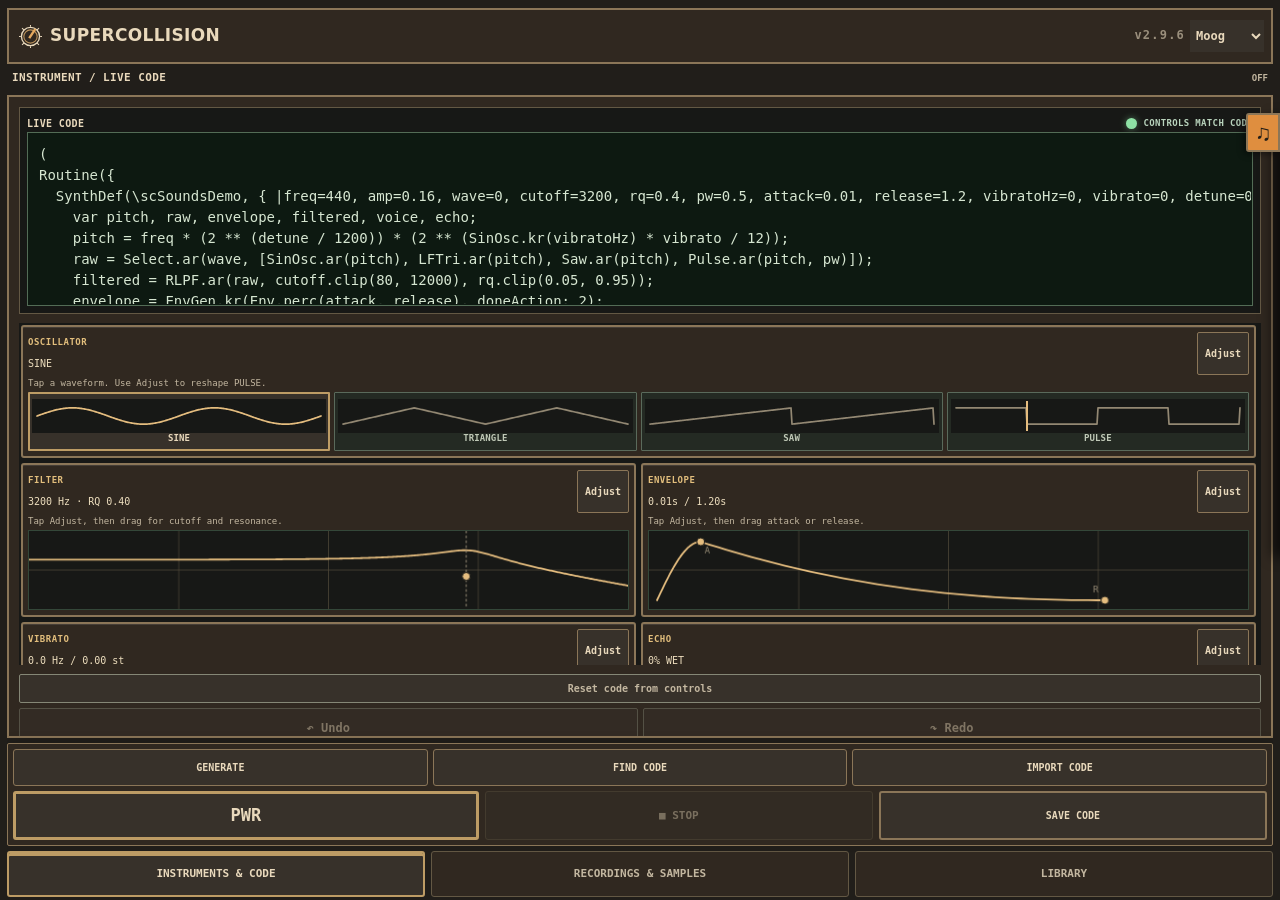
<file: sounds-bench-preview.html>
<!doctype html>
<html lang="en">
<head>
<meta charset="utf-8">
<meta name="viewport" content="width=device-width,initial-scale=1,maximum-scale=1,user-scalable=no,viewport-fit=cover">
<meta name="theme-color" content="#161817">


<title>Instrument Bench · SuperCollision v2.9.6</title>
<link rel="stylesheet" href="./sounds-workspace.css?v=20261127-header">
<link rel="stylesheet" href="./sound-surfaces-design.css?v=20261127-exact-code-header">
<link rel="stylesheet" href="./sounds-reach.css?v=20261127-header">
<script type="module" src="./sound-surfaces-theme.mjs?v=20261127-exact-code-header"></script>

<script>
document.addEventListener('DOMContentLoaded',()=>{
const head=document.querySelector('#lab-demo-code-bay .demo-code-head');
if(!head)return;
const zoom=document.createElement('label');zoom.className='bench-zoom';zoom.textContent='100%';
const input=document.createElement('input');input.type='range';input.min='29';input.max='100';input.value='100';input.setAttribute('aria-label','Code scale, 29 to 100 percent');
input.addEventListener('input',()=>{zoom.firstChild.textContent=input.value+'%';document.documentElement.style.setProperty('--bench-code-size',(12*Number(input.value)/100)+'px')});
zoom.append(input);head.append(zoom);
});
</script>
<script>
document.addEventListener('DOMContentLoaded',()=>{
 const frame=document.getElementById('lab-demo-code-bay'),editor=document.getElementById('lab-demo-code');
 if(!frame||!editor)return;
 const MAX=14,MIN=4,key='supercollision-sounds-code-font-px-v1';
 const indicator=document.createElement('span');indicator.id='bench-pinch-indicator';indicator.hidden=true;frame.append(indicator);
 let font=MAX,pinch=null;
 const clamp=x=>Math.max(MIN,Math.min(MAX,x));
 function save(){try{localStorage.setItem(key,String(font))}catch{}}
 function apply(value,focus){
  if(!Number.isFinite(value))return;
  const next=Math.round(clamp(value)*10)/10,old=font,rect=editor.getBoundingClientRect();
  const px=focus?focus.startX-rect.left:rect.width/2,py=focus?focus.startY-rect.top:rect.height/2;
  const x=focus?focus.currentX-rect.left:px,y=focus?focus.currentY-rect.top:py;
  const ratio=next/(focus?focus.startFont:old);
  const scrollX=focus?focus.scrollLeft:editor.scrollLeft,scrollY=focus?focus.scrollTop:editor.scrollTop;
  font=next;editor.style.setProperty('font-size',next+'px','important');
  editor.style.setProperty('line-height',next*1.5+'px','important');
  editor.scrollLeft=Math.max(0,8+(scrollX+px-8)*ratio-x);
  editor.scrollTop=Math.max(0,12+(scrollY+py-12)*ratio-y);
  indicator.textContent='CODE '+Math.round(next/MAX*100)+'%';
 }
 const distance=(a,b)=>Math.hypot(a.clientX-b.clientX,a.clientY-b.clientY);
 const middle=(a,b)=>({x:(a.clientX+b.clientX)/2,y:(a.clientY+b.clientY)/2});
 function begin(a,b){const m=middle(a,b);pinch={kind:'touch',startFont:font,dist:Math.max(1,distance(a,b)),startX:m.x,startY:m.y,scrollLeft:editor.scrollLeft,scrollTop:editor.scrollTop};indicator.hidden=false}
 function finish(){if(!pinch)return;pinch=null;indicator.hidden=true;save()}
 frame.addEventListener('touchstart',e=>{if(e.touches.length===2&&!pinch)begin(e.touches[0],e.touches[1])},{passive:true});
 frame.addEventListener('touchmove',e=>{if(e.touches.length!==2)return;if(!pinch)begin(e.touches[0],e.touches[1]);if(pinch.kind!=='touch')return;e.preventDefault();const m=middle(e.touches[0],e.touches[1]);apply(pinch.startFont*distance(e.touches[0],e.touches[1])/pinch.dist,{...pinch,currentX:m.x,currentY:m.y})},{passive:false});
 frame.addEventListener('touchend',e=>{if(e.touches.length<2)finish()},{passive:true});
 frame.addEventListener('touchcancel',finish,{passive:true});
 frame.addEventListener('gesturestart',e=>{e.preventDefault();if(!pinch){pinch={kind:'gesture',startFont:font,startX:e.clientX,startY:e.clientY,scrollLeft:editor.scrollLeft,scrollTop:editor.scrollTop};indicator.hidden=false}},{passive:false});
 frame.addEventListener('gesturechange',e=>{e.preventDefault();if(pinch?.kind==='gesture')apply(pinch.startFont*e.scale,{...pinch,currentX:e.clientX,currentY:e.clientY})},{passive:false});
 frame.addEventListener('gestureend',e=>{e.preventDefault();if(pinch?.kind==='gesture')finish()},{passive:false});
 try{const saved=Number(localStorage.getItem(key));if(saved>=MIN&&saved<=MAX)font=saved}catch{}
 apply(font);
});
</script>
<script>
/* WebKit may still emit native page gesture events even with the viewport
   restriction. Preserve the existing two-finger Code-only zoom handler. */
document.addEventListener('gesturestart',event=>{
 if(!event.target?.closest?.('#lab-demo-code-bay'))event.preventDefault();
},{capture:true,passive:false});
document.addEventListener('gesturechange',event=>{
 if(!event.target?.closest?.('#lab-demo-code-bay'))event.preventDefault();
},{capture:true,passive:false});
document.addEventListener('touchmove',event=>{
 if(event.touches.length>1&&!event.target?.closest?.('#lab-demo-code-bay'))event.preventDefault();
},{capture:true,passive:false});
</script><link rel="stylesheet" href="./supercollision-header.css?v=2.9.6-header-repair-20261128"></head>
<body>
<header class="sc-code-header"><svg class="identity-art" viewBox="0 0 48 40" aria-hidden="true" xmlns="http://www.w3.org/2000/svg">
<g class="art art-bauhaus"><rect x="1" y="3" width="18" height="18" fill="#1f4b8f"/><circle cx="30" cy="13" r="11" fill="#bf4337"/><path d="M3 37L21 23L39 37Z" fill="#e8ae40"/></g>
<g class="art art-blackmountain" fill="none" stroke="currentColor" stroke-width="3"><path d="M4 4V36M14 4V36M24 4V36M34 4V36M44 4V36"/><path d="M2 11H46M2 21H46M2 31H46" stroke="#b7774f" stroke-width="4"/><path d="M4 11H14M24 21H34M14 31H24" stroke="#e9e1cf" stroke-width="5"/></g>
<g class="art art-moog" fill="none" stroke="currentColor" stroke-width="2">
<circle cx="24" cy="20" r="15" stroke-width="2.2"/><circle cx="24" cy="20" r="11" stroke="#b9915b" stroke-width="1.8"/>
<path d="M23 21L31 9" stroke="#e4a85e" stroke-width="4" stroke-linecap="square"/>
<circle cx="24" cy="20" r="1.1" fill="#e4a85e" stroke="none"/>
<path d="M24 1V4M24 36V39M5 20H8M40 20H43M10 6L13 9M35 31L38 34M10 34L13 31M35 9L38 6" stroke-width="1.7"/>
</g>
<g class="art art-makenoise" fill="none" stroke="currentColor" stroke-width="1.5" stroke-linecap="square" stroke-linejoin="miter">
<!-- Original patch-routing emblem, not a reproduction of a Make Noise logo. -->
<path d="M4 4V15H14M34 5H44V15M4 35H14V26H24V15H34V35H44" />
<path d="M14 15L11 12M14 15L11 18M34 35L31 32M34 35L31 38" />
<circle cx="4" cy="4" r="2.5" fill="#e8e8e2" stroke="#e8e8e2"/>
<circle cx="44" cy="15" r="2.5" fill="#e8e8e2" stroke="#e8e8e2"/>
<circle cx="24" cy="15" r="5.5" stroke="#e8e8e2" stroke-width="2"/>
<circle cx="24" cy="15" r="2" fill="#b99a56" stroke="none"/>
<circle cx="44" cy="35" r="2.5" fill="#e8e8e2" stroke="#e8e8e2"/>
<path d="M4 25V35H14M18 5L21 2M28 5L31 2" stroke="#b99a56"/>
</g>
<g class="art art-score" fill="none" stroke="#f5f0e5" stroke-width="1.5" stroke-linecap="square">
<!-- Open Form: original graphic score; no conventional musical notes. -->
<path d="M2 5H46M2 35H46" opacity=".62"/>
<path d="M6 11V28M13 9H25M30 12V30M31 10H43" stroke-width="2"/>
<rect x="10" y="18" width="19" height="3" fill="#d45138" stroke="none"/>
<rect x="33" y="15" width="8" height="4" fill="#f5f0e5" stroke="none"/>
<circle cx="37" cy="29" r="5" stroke="#d45138" stroke-width="2.5"/>
<path d="M6 29H16M16 29V33" stroke="#d45138" stroke-width="2"/>
<!-- Free-standing measures and off-axis marks evoke open-form notation. -->
<rect x="19" y="26" width="3" height="7" fill="#d45138" stroke="none"/>
<rect x="41" y="8" width="3" height="4" fill="#f0bf68" stroke="none"/>
<path d="M26 7V14" stroke="#f0bf68" stroke-width="1.5"/>
</g>
<g class="art art-scope" fill="none" stroke="currentColor"><path d="M2 20H46M24 1V39M2 8H46M2 32H46" opacity=".3"/><path d="M2 20H7L12 10L18 31L24 4L30 30L36 13L42 20H46" stroke="#a0ffae" stroke-width="2.5"/></g>
<g class="art art-patch" fill="none" stroke="#b7d9c9" stroke-width="1.5" stroke-linecap="square">
<!-- Signal Atlas: original pin-matrix cartography. -->
<path d="M3 8H45M3 20H45M3 32H45M10 3V37M24 3V37M38 3V37" opacity=".52"/>
<path d="M10 8H24V20H38V32" stroke="#f59b69" stroke-width="3"/>
<path d="M10 32V20H24" stroke="#e2e980" stroke-width="2"/>
<circle cx="10" cy="8" r="3" fill="#e2e980" stroke="#102a32" stroke-width="1"/>
<circle cx="24" cy="20" r="3.3" fill="#f59b69" stroke="#102a32" stroke-width="1"/>
<circle cx="38" cy="32" r="3" fill="#e2e980" stroke="#102a32" stroke-width="1"/>
<!-- Edge registration ticks and an unpatched socket distinguish the matrix. -->
<path d="M3 3H7M41 37H45M45 18V22" stroke="#e2e980" stroke-width="1.5"/>
<circle cx="38" cy="8" r="2.4" stroke="#9fc9bd" stroke-width="1.5"/>
</g>
<g class="art art-terminal" fill="none" stroke="#ffbd61" stroke-width="1.6" stroke-linecap="square">
<!-- Control Room: original monochrome telemetry emblem. -->
<rect x="2" y="2" width="44" height="36" rx="1" opacity=".55"/>
<path d="M7 10H24M7 16H19M7 22H14" stroke="#98b39f" stroke-width="2"/>
<path d="M7 29H15V25H24" stroke-width="2"/>
<rect x="30" y="9" width="10" height="12" fill="#ffbd61" stroke="none"/>
<path d="M30 28H40M30 33H36" stroke="#98b39f" stroke-width="2"/>
<path d="M27 26V34M43 26V34" stroke="#ffbd61" stroke-width="1" opacity=".65"/>
<!-- Numerically disciplined calibration ticks, not a pretend status light. -->
<path d="M29 4V7M34 4V7M39 4V7M44 4V7" stroke="#91b19a" stroke-width="1"/>
<path d="M18 33H23M18 35H21" stroke="#ffbd61" stroke-width="1"/>
</g>
</svg><h1>SuperCollision</h1><small class="app-version" aria-label="Version 2.9.6">v2.9.6</small><div class="theme-strip"><label for="theme-choice">DESIGN</label><select id="theme-choice" aria-label="Visual design"><option value="bauhaus">Bauhaus</option><option value="blackmountain">Black Mountain</option><option value="moog">Moog</option><option value="makenoise">Make Noise</option><option value="score">Open Form</option><option value="scope">02 / Oscilloscope</option><option value="patch">Signal Atlas</option><option value="terminal">Control Room</option></select></div></header>
<main>
<p class="lab-intro">Make a sound first. The instrument runs entirely in SuperCollider. No recording required.</p>
<section id="lab-setup">
<div class="section-kicker">01 / SYNTHESIZER</div><h2>Hear SuperCollider</h2>
<div id="lab-demo-code-bay" data-sync="matched">
 <div class="demo-code-head"><strong>LIVE CODE</strong><span id="lab-demo-sync" role="status"><span class="demo-lamp" aria-hidden="true"></span><span id="lab-demo-sync-label">CONTROLS MATCH CODE</span></span></div>
 <label for="lab-demo-code" class="muted">This is the actual code that produces the tone. Tap to edit.</label>
 <textarea id="lab-demo-code" spellcheck="false" autocapitalize="off" autocomplete="off" autocorrect="off" wrap="off" aria-label="Editable SuperCollider synthesizer code">Loading SuperCollider code…</textarea>
</div>
<div id="lab-demo-controls" data-sync="matched">
 <div class="demo-param"><label for="lab-demo-pitch">Pitch <output id="lab-demo-pitch-value" for="lab-demo-pitch">440 Hz</output></label><input id="lab-demo-pitch" type="range" min="150" max="1000" step="1" value="440"></div>
 <div class="demo-param"><label for="lab-demo-level">Volume <output id="lab-demo-level-value" for="lab-demo-level">16%</output></label><input id="lab-demo-level" type="range" min="0.05" max="0.25" step="0.01" value="0.16"></div>
</div>
<span id="lab-note-hint" hidden></span>
<div class="actions"><button id="lab-engine" type="button" class="primary">PWR</button><button id="lab-demo-reset" type="button">Reset code from controls</button></div>
<div id="lab-audio-phase" data-phase="idle" role="status" aria-live="polite"><span class="phase-lamp" aria-hidden="true"></span><span id="lab-audio-phase-label">OFF</span></div>
<div class="tone-save-row"><label for="lab-tone-name">INSTRUMENT NAME<input id="lab-tone-name" type="text" value="First tone" maxlength="120" autocomplete="off"></label><button id="lab-tone-save" type="button">Save code to Library</button></div><p id="lab-tone-save-status" class="muted" role="status" aria-live="polite"></p><a href="#details" id="lab-tone-library-link" hidden>Open Sounds Library</a>
<p id="lab-status" role="status" aria-live="polite"></p>
<p id="lab-setup-hint" class="muted">First startup loads the native sound engine. When Play tone appears, tap it to hear the displayed code.</p>
</section>
<section id="lab-recording">
<div class="section-kicker">02 / SOURCE AUDIO</div><h2>Or use a recording</h2>
<label for="lab-sound">Your Sounds library</label><select id="lab-sound"><option value="">Loading saved sounds…</option></select>
<p id="lab-details" class="muted"></p>
<div class="actions"><button id="lab-load" type="button" disabled>Load selected sound</button><button id="lab-cancel" type="button" disabled>Cancel loading</button></div>
<progress id="lab-progress" max="1" value="0" aria-label="Sample loading progress"></progress>
<p class="muted">Use Record, Find Audio or Import Audio above to add a recording.</p>
</section>
<section><h2>3 / Shape your recording</h2>
<aside id="lab-source-bay" aria-label="Editable native SuperCollider instrument source"><div class="source-head"><h2>SUPERCOLLIDER / LIVE INSTRUMENT SOURCE</h2><button type="button" id="lab-copy-source" disabled>Copy</button></div><span id="lab-sync-indicator" class="sync-indicator" role="status"><span class="sync-lamp" aria-hidden="true"></span><span id="lab-sync-label">NO SOURCE</span></span><label for="lab-live-source" class="muted">Full, executable native SynthDef and playback code. Tap to edit; Play runs exactly this source. Control changes require your approval before replacing manual edits.</label><textarea id="lab-live-source" spellcheck="false" wrap="off" autocapitalize="off" autocomplete="off" autocorrect="off" aria-label="Editable SuperCollider playback command" readonly>Select and transfer a recording to reveal executable SuperCollider playback code.</textarea><p id="lab-source-state" class="muted" role="status">Load a sample to edit its playback code.</p><button type="button" id="lab-reset-source" disabled>Reset code from controls</button><button type="button" id="lab-apply-control" hidden>Apply control change</button><button type="button" id="lab-keep-code" hidden>Keep edited code</button></aside>
<p class="muted">Non-destructive controls for the loaded sample. Playback, region selection, speed and looping are performed by SuperCollider's native PlayBuf, BufRd and Phasor instruments, never a browser audio engine. Loop seams use a short equal-power overlap calculated by SuperCollider. Changing controls takes effect the next time you tap Play.</p>
<p class="muted">Drag horizontally across the waveform to select a region, or use the accessible start and end sliders below. The waveform is a read-only visualization; audio processing stays in SuperCollider.</p>
<div id="lab-region-controls" data-sync="unavailable"><canvas id="lab-waveform" role="img" aria-label="Read-only waveform with selected region highlighted; use the start and end sliders for precise adjustment"></canvas>
<label for="lab-start">Start of region</label><input id="lab-start" type="range" min="0" max="99" step="0.1" value="0">
<label for="lab-finish">End of region</label><input id="lab-finish" type="range" min="1" max="100" step="0.1" value="100">
<label for="lab-rate">Playback speed</label><input id="lab-rate" type="range" min="0.25" max="2" step="0.05" value="1">
<label for="lab-amp">Volume</label><input id="lab-amp" type="range" min="0" max="0.5" step="0.01" value="0.16">
<label class="check" for="lab-loop"><input id="lab-loop" type="checkbox">Loop selected region</label>
<p class="muted" id="lab-region-summary" aria-live="polite">Region: 0% to 100% · 1× · Volume 16% · One shot</p>
</div><p class="muted">Native equal-power loop crossfades reduce boundary clicks; difficult sources can still produce audible artifacts. Stop releases only this laboratory player. Source audio is never overwritten.</p>
<div class="actions"><button id="lab-play" class="primary" type="button" disabled>Play sample</button><button id="lab-stop" type="button" disabled>Stop</button></div>
</section>
<section><h2>4 / Save your instrument</h2>
<p class="muted">Save the selected region, speed, loop and volume as a Library preset referencing the original recording. No audio is duplicated or modified. Export an editable .scd script to use with desktop SuperCollider; export the original audio separately from Library, then choose it when the script asks for a file.</p>
<label for="lab-preset-name">Instrument name</label><input id="lab-preset-name" type="text" maxlength="120" placeholder="e.g. Reedy loop instrument">
<div class="actions"><button id="lab-save-preset" class="primary" type="button" disabled>Save preset to Library</button><button id="lab-export-preset" type="button" disabled>Export SuperCollider .scd</button></div>
<p class="muted">Only a verified native buffer can become a preset. A missing or deleted source recording will not be silently replaced.</p>
</section>
<details id="lab-diagnostics"><summary>Technical details and troubleshooting</summary><p class="muted">The native SuperCollider engine loads and verifies sample buffers. WAVE files are read directly when supported; other formats may require decoding for transfer. Your original sound is never altered.</p><pre id="lab-log" aria-label="SuperCollider diagnostic output"></pre></details>
</main>
<script>
(()=>{
 const main=document.querySelector('main'),setup=document.getElementById('lab-setup'),recording=document.getElementById('lab-recording');
 const sections=[...main.querySelectorAll(':scope > section')];
 const tabs=document.createElement('nav');tabs.className='bench-tabs';tabs.setAttribute('aria-label','Sound workspaces');tabs.setAttribute('role','tablist');
 const sampleWorkspace=document.createElement('section');
 sampleWorkspace.id='bench-sample-workspace';sampleWorkspace.className='bench-panel';
 main.insertBefore(sampleWorkspace,recording);
 const shape=sections[2],save=sections[3];
 sampleWorkspace.append(recording,shape,save);
 const groups={play:[setup],sample:[sampleWorkspace],details:[]};
 // Seeing belongs at the top; frequently touched controls live at the bottom.
 // These are the original controls, relocated without replacing their handlers.
 const dock=document.createElement('div');dock.id='bench-bottom-dock';
 dock.setAttribute('aria-label','Sound actions within reach');
 const playDock=document.createElement('div');playDock.id='bench-bottom-play';playDock.className='bench-bottom-pane';
 const sampleDock=document.createElement('div');sampleDock.id='bench-bottom-sample';sampleDock.className='bench-bottom-pane';
 const libraryDock=document.createElement('div');libraryDock.id='bench-bottom-library';libraryDock.className='bench-bottom-pane';
 dock.append(playDock,sampleDock,libraryDock);main.append(dock);
 const originalSlot=document.createElement('div');originalSlot.id='bench-original-dock-slot';
 const sampleSelectorRow=document.createElement('div');sampleSelectorRow.id='bench-sample-select-row';
 const playActions=document.createElement('div');playActions.className='bench-reach-primary';
 const sampleActions=document.createElement('div');sampleActions.className='bench-reach-primary';
 const sampleControls=document.createElement('div');sampleControls.id='bench-sample-transport';
 sampleControls.className='bench-reach-primary';sampleControls.hidden=true;
 const transferRow=document.createElement('div');transferRow.id='bench-transfer-row';
 const selectionHeading=document.createElement('div');selectionHeading.id='bench-sample-selection-summary';
 const context=document.createElement('div');context.id='bench-context-strip';
 const contextName=document.createElement('strong');contextName.id='bench-context-title';
 const contextDetail=document.createElement('span');contextDetail.id='bench-context-detail';
 context.append(contextName,contextDetail);main.prepend(context);
 recording.append(selectionHeading);

 // Every acquisition path belongs to one of the two working environments.
 // Library is a destination, never an acquisition menu.
 const methods=(parent,description,items)=>{
  const bar=document.createElement('nav');bar.className='bench-method-bar';
  bar.setAttribute('aria-label',description);
  for(const [title,action,meaning] of items){
   const button=document.createElement('button');button.type='button';
   button.textContent=title;
   button.setAttribute('aria-label',meaning);
   button.dataset.acquireAction=action;
   button.addEventListener('click',()=>window.dispatchEvent(new CustomEvent('bench-acquire-action',{detail:{action}})));
   bar.append(button);
  }
  parent.prepend(bar);return bar;
 };
 methods(setup,'Other ways to create or obtain SuperCollider code',[
  ['GENERATE','generate','Generate SuperCollider instrument from a description'],
  ['FIND CODE','discover-code','Discover community SuperCollider instruments'],
  ['IMPORT CODE','import-code','Import existing SuperCollider source']
 ]);
 methods(sampleWorkspace,'Ways to obtain recordings and samples',[
  ['RECORD','record','Record audio with a microphone'],
  ['FIND AUDIO','discover-audio','Find licensed online recordings'],
  ['IMPORT AUDIO','import','Import an audio file from this device']
 ]);
 // The acquisition choices are secondary but still easy to reach.
 const playMethods=setup.querySelector('.bench-method-bar');
 const sampleMethods=sampleWorkspace.querySelector('.bench-method-bar');
 if(playMethods)playDock.append(playMethods);
 if(sampleMethods)sampleDock.append(sampleMethods);
 sampleDock.append(originalSlot,sampleSelectorRow,sampleActions,sampleControls,transferRow);
 playDock.append(playActions);
 const engineControl=document.getElementById('lab-engine');
 const saveCodeControl=document.getElementById('lab-tone-save');
 const stopCodeControl=document.createElement('button');
 stopCodeControl.type='button';stopCodeControl.id='lab-tone-stop';
 stopCodeControl.textContent='■ STOP';stopCodeControl.disabled=true;
 stopCodeControl.setAttribute('aria-label','Stop all native SuperCollider playback in Sounds');
 stopCodeControl.addEventListener('click',()=>window.dispatchEvent(new CustomEvent('bench-stop-all-audio')));
 if(engineControl){engineControl.textContent='PWR';engineControl.classList.add('sc-transport-power');engineControl.setAttribute('aria-label','Power on SuperCollider or play the current instrument');playActions.append(engineControl)}
 stopCodeControl.classList.add('sc-transport-stop');playActions.append(stopCodeControl);
 if(saveCodeControl){
  saveCodeControl.textContent='SAVE CODE';
  saveCodeControl.setAttribute('aria-label','Save the current SuperCollider instrument code to Library');
  playActions.append(saveCodeControl);
 }
 for(const id of ['lab-play','lab-stop','lab-save-preset']){
  const control=document.getElementById(id);if(control)sampleControls.append(control);
 }

 const sourceTitle=shape.querySelector('h2');if(sourceTitle)sourceTitle.textContent='SHAPE';
 const saveTitle=save.querySelector('h2');if(saveTitle)saveTitle.textContent='SAVE';
 const sampleTitle=document.createElement('h2');sampleTitle.textContent='MAKE A SAMPLE INSTRUMENT';recording.prepend(sampleTitle);
 const make=document.createElement('button');make.type='button';make.id='bench-make-instrument';
 make.className='bench-primary-action';make.textContent='MAKE INSTRUMENT';make.disabled=true;
 make.setAttribute('aria-label','Create a playable SuperCollider instrument from the selected recording');
 make.addEventListener('click',()=>window.dispatchEvent(new CustomEvent('bench-make-instrument')));
 sampleActions.append(make);
 const originalHeading=recording.querySelector('h2:not(:first-child)');if(originalHeading)originalHeading.remove();
 const libraryLabel=recording.querySelector('label[for="lab-sound"]');
 if(libraryLabel){libraryLabel.textContent='RECORDING';sampleSelectorRow.append(libraryLabel)}
 sampleSelectorRow.append(document.getElementById('lab-sound'));
 const engineButton=document.createElement('button');engineButton.type='button';engineButton.id='bench-sample-power';engineButton.textContent='PWR';engineButton.classList.add('sc-transport-power');engineButton.addEventListener('click',()=>document.getElementById('lab-engine')?.click());
 const loadButton=document.getElementById('lab-load');loadButton.textContent='LOAD INTO INSTRUMENT';
 const actionRow=recording.querySelector('.actions');if(actionRow)actionRow.prepend(engineButton);
 const details=document.getElementById('lab-details');if(details)details.hidden=true;
 const progress=document.getElementById('lab-progress');if(progress)progress.hidden=true;
 if(progress)transferRow.append(progress);
 const transferCancel=document.getElementById('lab-cancel');
 if(transferCancel)transferRow.append(transferCancel);
 const sampleStage=document.createElement('div');sampleStage.id='bench-sample-stage';sampleStage.setAttribute('aria-live','polite');
 sampleStage.innerHTML='<div class="bench-empty-symbol" aria-hidden="true">○</div><strong>SELECT A RECORDING</strong><span>Record, find, or import audio. Listen to the original before making an instrument.</span>';
 const restart=document.createElement('button');restart.type='button';restart.id='bench-restart-sample-engine';
 restart.textContent='RESTART AUDIO ENGINE';restart.hidden=true;
 restart.addEventListener('click',()=>{
  const id=document.getElementById('lab-sound')?.value;
  if(!id||!confirm('Restart the Sounds audio engine? Saved recordings will remain, but unsaved instrument edits on this page will be lost.'))return;
  const target=new URL(location.href);target.searchParams.set('sound',id);target.hash='sample';
  location.assign(target.href);
 });
 sampleStage.append(restart);
 recording.after(sampleStage);sampleWorkspace.append(sampleStage);
 const source=document.getElementById('lab-live-source');
 const loadWatch=new MutationObserver(()=>{const loaded=source.readOnly===false;sampleStage.hidden=loaded;engineButton.hidden=document.getElementById('lab-engine')?.textContent?.trim()==='Play tone';});
 loadWatch.observe(source,{attributes:true,attributeFilter:['readonly']});
 loadWatch.observe(document.getElementById('lab-engine'),{childList:true,subtree:true,characterData:true});
 
 const status=document.createElement('p');status.id='bench-sample-status';status.hidden=true;recording.append(status);
 let currentSampleMessage='',currentSampleBusy=false,currentSampleKind='info';
 function updateSample(){
  const selector=document.getElementById('lab-sound');
  const selected=selector?.value;
  const hasRecordings=Boolean(selector?.options?.length>1);
  const loaded=document.getElementById('lab-live-source')?.readOnly===false;
  shape.hidden=!loaded;save.hidden=!loaded;
  sampleControls.hidden=!loaded;
  const stageState=loaded?'ready':currentSampleBusy?'loading':
   currentSampleKind==='error'?'error':selected?'selected':'empty';
  sampleStage.dataset.state=stageState;
  sampleStage.querySelector('.bench-empty-symbol').textContent=
   stageState==='loading'?'◌':stageState==='error'?'!':stageState==='selected'?'♫':'○';
  sampleStage.querySelector('strong').textContent=
   stageState==='loading'?'PREPARING THE INSTRUMENT':
   stageState==='error'?'INSTRUMENT NOT READY':
   stageState==='selected'?'YOUR ORIGINAL IS READY':
   'CHOOSE A RECORDING';
  sampleStage.querySelector('span').textContent=
   stageState==='loading'?'Preparing SuperCollider to work with your recording…':
   stageState==='error'?'Your original recording remains saved and playable above.':
   selected?'Listen to the original above, then make a playable instrument.':
   'Record, find or import audio to begin.';
  restart.hidden=stageState!=='error';
  selectionHeading.textContent=selected?(selector.options[selector.selectedIndex]?.textContent||'SAVED ORIGINAL'):'CHOOSE OR MAKE A RECORDING';
  if(tabs.querySelector('[aria-selected="true"]')?.dataset.tab==='sample')
   contextDetail.textContent=selected?'ORIGINAL AVAILABLE':'NO AUDIO SELECTED';
  const controls=recording.querySelector('.actions');
  if(controls)controls.hidden=document.getElementById('lab-cancel')?.disabled!==false;
  // The recording and its real audio player are the workspace when selected.
  // Do not consume the screen with an empty instrument-shaped placeholder.
  sampleStage.hidden=loaded||(Boolean(selected)&&!currentSampleBusy&&currentSampleKind!=='error');
  status.textContent=loaded?'READY TO SHAPE':selected?'READY TO MAKE INSTRUMENT':hasRecordings?'CHOOSE A RECORDING':'NO RECORDINGS IN LIBRARY';
  const make=document.getElementById('bench-make-instrument');
  if(make){
   make.textContent=currentSampleBusy?'PREPARING…':loaded?'INSTRUMENT READY':currentSampleKind==='error'?'RETRY MAKE INSTRUMENT':'MAKE INSTRUMENT';
   make.disabled=!selected||currentSampleBusy||loaded;
   make.hidden=loaded;
   make.setAttribute('aria-busy',String(currentSampleBusy));
  }
  if(!loaded&&currentSampleMessage){sampleStage.querySelector('span').textContent=currentSampleMessage;status.textContent=currentSampleMessage;}
 }
 const watch=new MutationObserver(updateSample);
 watch.observe(document.getElementById('lab-live-source'),{attributes:true,attributeFilter:['readonly']});
 const recordingSelector=document.getElementById('lab-sound');
 recordingSelector?.addEventListener('change',()=>{currentSampleMessage='';currentSampleBusy=false;currentSampleKind='info';updateSample()});
 if(recordingSelector)new MutationObserver(updateSample).observe(recordingSelector,{childList:true,subtree:false});
 document.addEventListener('sounds-library-changed',updateSample);
 window.addEventListener('bench-sample-activity',event=>{
  currentSampleMessage=event.detail?.message||'';
  currentSampleBusy=Boolean(event.detail?.loading);
  currentSampleKind=event.detail?.kind||'info';
  updateSample();
 });
 const cancelButton=document.getElementById('lab-cancel');
 if(cancelButton)new MutationObserver(updateSample).observe(cancelButton,{attributes:true,attributeFilter:['disabled']});
 updateSample();
 for(const [name,lines] of [['play',['INSTRUMENTS','& CODE']],['sample',['RECORDINGS','& SAMPLES']],['details',['LIBRARY']]]){
  const b=document.createElement('button');b.type='button';
  b.setAttribute('aria-label',lines.join(' '));
  for(const line of lines){const part=document.createElement('span');part.textContent=line;b.append(part)}
  b.dataset.tab=name;b.setAttribute('role','tab');b.id='bench-tab-'+name;
  b.setAttribute('aria-controls',name==='play'?'lab-setup':name==='sample'?'bench-sample-workspace':'bench-library-workspace');
  b.addEventListener('click',()=>show(name));tabs.append(b);
 }
 main.insertBefore(tabs,setup);
 const library=document.createElement('section');library.id='bench-library-workspace';
 main.insertBefore(library,document.getElementById('lab-diagnostics'));groups.details.push(library);
 const acquisition=document.createElement('section');acquisition.id='bench-acquire-overlay';acquisition.hidden=true;
 acquisition.setAttribute('aria-label','Sound acquisition tools');acquisition.setAttribute('role','region');
 const acquireHead=document.createElement('div');acquireHead.id='bench-acquire-head';
 const acquireBack=document.createElement('button');acquireBack.id='bench-acquire-back';acquireBack.type='button';acquireBack.textContent='← BACK TO INSTRUMENT';
 const acquireTitle=document.createElement('strong');acquireTitle.id='bench-acquire-title';acquireTitle.textContent='ACQUIRE SOUND';
 acquireHead.append(acquireBack,acquireTitle);acquisition.append(acquireHead);main.append(acquisition);
 function positionAcquisition(){
  acquisition.style.top='0px';
  acquisition.style.bottom=Math.max(0,Math.ceil(main.getBoundingClientRect().bottom-
   tabs.getBoundingClientRect().top+2))+'px';
 }
 window.addEventListener('resize',positionAcquisition,{passive:true});
 window.visualViewport?.addEventListener('resize',positionAcquisition,{passive:true});
 positionAcquisition();
 for(const [name,group] of Object.entries(groups))for(const node of group){
  node.classList.add('bench-panel');
  node.setAttribute('role','tabpanel');
  node.setAttribute('aria-labelledby','bench-tab-'+name);
 }
 tabs.addEventListener('keydown',event=>{
  if(!['ArrowLeft','ArrowRight','Home','End'].includes(event.key))return;
  const items=[...tabs.children];
  const index=items.indexOf(document.activeElement);
  if(index<0)return;
  const next=event.key==='Home'?0:event.key==='End'?items.length-1:
   (index+(event.key==='ArrowRight'?1:-1)+items.length)%items.length;
  event.preventDefault();
  items[next].focus();show(items[next].dataset.tab);
 });
 function show(name){
  for(const [key,nodes] of Object.entries(groups))for(const node of nodes)node.hidden=key!==name;
  for(const b of tabs.children){
   const selected=b.dataset.tab===name;
   b.setAttribute('aria-selected',String(selected));
   b.tabIndex=selected?0:-1;
  }
  contextName.textContent=name==='play'?'INSTRUMENT / LIVE CODE':
   name==='sample'?'RECORDING / SAMPLE':'LIBRARY / SAVED SOUNDS';
  contextDetail.textContent=name==='play'?
    (document.getElementById('lab-audio-phase-label')?.textContent||'OFF'):
   name==='sample'?(document.getElementById('lab-sound')?.value?'ORIGINAL AVAILABLE':'NO AUDIO SELECTED'):
   'STORED ON THIS DEVICE';
  playDock.hidden=name!=='play';sampleDock.hidden=name!=='sample';libraryDock.hidden=name!=='details';
  if(location.hash!=='#'+name)location.hash=name;
  window.dispatchEvent(new CustomEvent('bench-view-changed',{detail:{view:name}}));
}
 window.addEventListener('bench-open-view',event=>{if(['play','sample','details'].includes(event.detail?.view))show(event.detail.view)});
 window.addEventListener('hashchange',()=>{
  const name=location.hash.slice(1);
  if(['play','sample','details'].includes(name) && tabs.querySelector('[aria-selected="true"]')?.dataset.tab!==name)show(name);
 });
 // Earlier preview links used #acquire; take those into the appropriate instrument workspace.
 const initial=location.hash.slice(1);show(['play','sample','details'].includes(initial)?initial:'play');
 positionAcquisition();
 const phaseLabel=document.getElementById('lab-audio-phase-label');
 if(phaseLabel)new MutationObserver(()=>{
  if(tabs.querySelector('[aria-selected="true"]')?.dataset.tab==='play')
   contextDetail.textContent=phaseLabel.textContent;
 }).observe(phaseLabel,{childList:true,characterData:true,subtree:true});
 document.documentElement.classList.add('bench-layout-ready');
 window.dispatchEvent(new CustomEvent('bench-layout-ready'));
})();
</script><script>
// Restore the previously installed offline worker after leaving a stale
// Safari-controlled navigation. Its CacheStorage packages remain untouched.
if(navigator.onLine && 'serviceWorker' in navigator){
 try{
  if(sessionStorage.getItem('supercollision-restore-offline-worker')==='1'){
   sessionStorage.removeItem('supercollision-restore-offline-worker');
   navigator.serviceWorker.register('./lab-sw.js').catch(error=>console.warn('Offline worker restoration deferred',error));
  }
 }catch(error){console.warn('Offline worker restoration deferred',error)}
}
</script>
<script type="module" src="./sounds-bench-engine.mjs?v=2.8.1"></script>
<script type="module" src="./sounds-bench-acquire.mjs?v=2.8.1"></script>
</body>
</html>
</file>
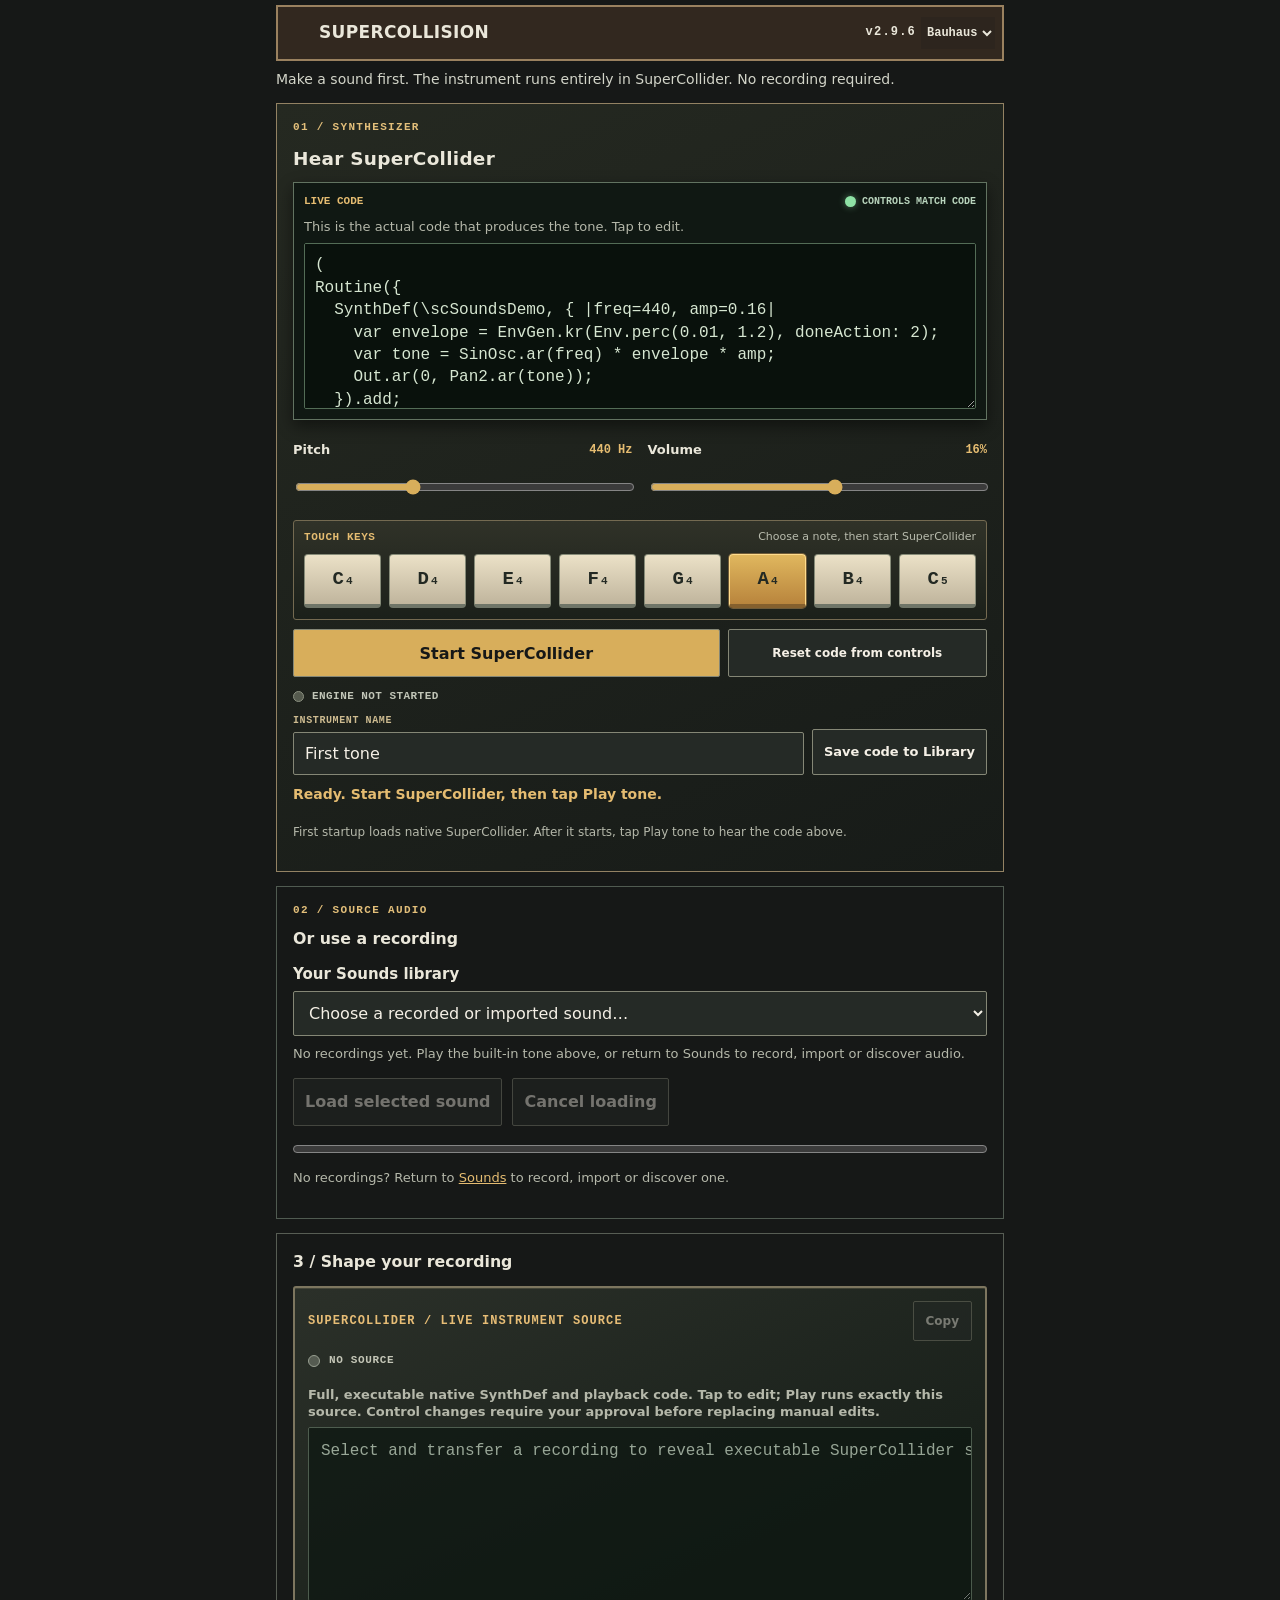
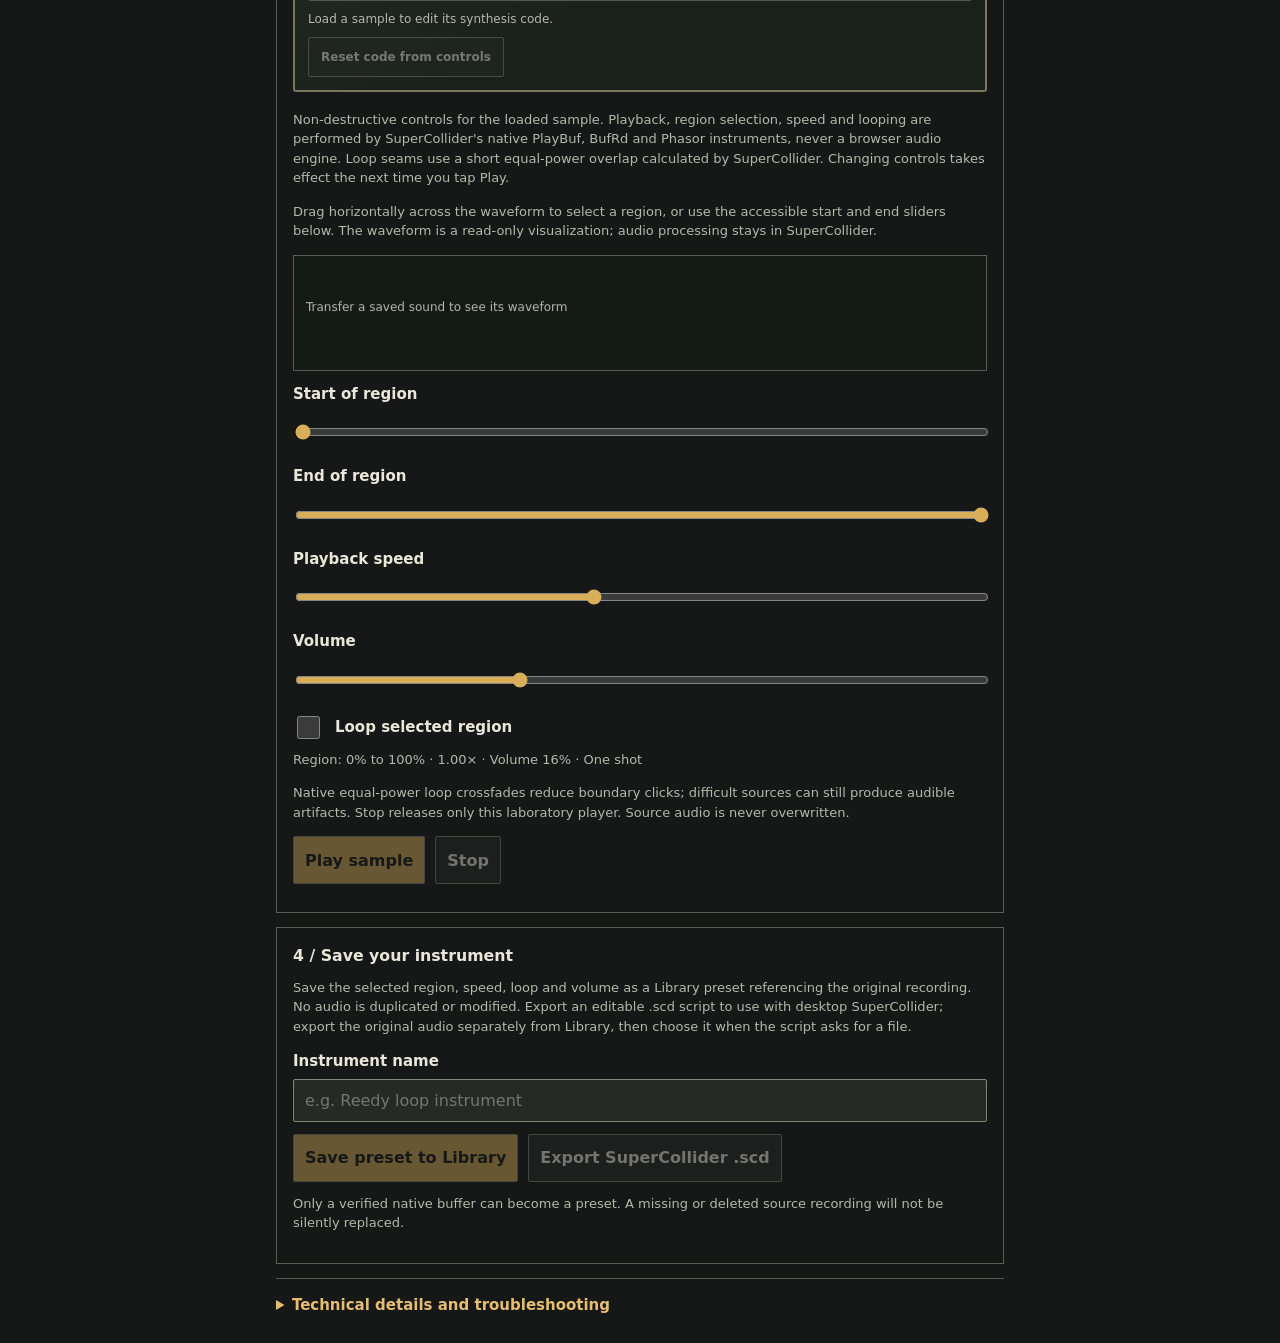
<file: sounds-lab.html>
<!doctype html>
<html lang="en">
<head>
<meta charset="utf-8">
<meta name="viewport" content="width=device-width,initial-scale=1,viewport-fit=cover">
<meta name="theme-color" content="#161817">
<title>Instrument Bench · SuperCollision Sounds</title>
<style>
:root{color-scheme:dark;background:#161817;color:#eae7da;font:15px/1.5 system-ui,sans-serif}
*{box-sizing:border-box}
body{max-width:760px;margin:0 auto;padding:env(safe-area-inset-top) 16px env(safe-area-inset-bottom);min-height:100dvh}
header{padding:18px 0;border-bottom:1px solid #515a51;display:flex;justify-content:space-between;align-items:center;gap:15px}
h1{font-size:1.18rem;letter-spacing:.06em;margin:0}h2{font-size:1.05rem;margin:0 0 10px}
a{color:#e5bc71}p{margin:8px 0 14px}.muted{color:#b5b8aa;font-size:13px}
section{border:1px solid #575d54;margin:14px 0;padding:16px}
label{font-weight:650;display:block;margin:12px 0 6px}
select,button,input[type=text]{border:1px solid #858776;border-radius:2px;background:#252a26;color:#f5f0e6;padding:11px;font:16px system-ui}
select,input[type=text]{width:100%}button{font-weight:750;min-height:48px}button.primary{background:#d8ae5b;color:#161817}
button:disabled{opacity:.42}.actions{display:flex;gap:10px;flex-wrap:wrap;margin:12px 0}
button:focus-visible,a:focus-visible,select:focus-visible,input:focus-visible{outline:3px solid #eac77a;outline-offset:3px}
progress{width:100%;height:16px;accent-color:#d8ae5b}
input[type=range]{display:block;width:100%;min-height:42px;accent-color:#d8ae5b;touch-action:pan-y}
input[type=checkbox]{width:23px;height:23px;accent-color:#d8ae5b}
label.check{display:flex;align-items:center;gap:12px}.check input{flex:0 0 auto}
input:focus-visible{outline:3px solid #eac77a;outline-offset:3px}
#lab-log{white-space:pre-wrap;overflow-wrap:anywhere;max-height:260px;overflow:auto;color:#b6cbb8;background:#0d1612;padding:12px;font:12px/1.4 ui-monospace,monospace}
#lab-status{font-weight:600;min-height:28px}
#lab-waveform{display:block;width:100%;height:116px;background:#141b16;border:1px solid #575d54;touch-action:pan-y;user-select:none;-webkit-user-select:none}
/* Code stays at the visible top of the instrument while the lower
   touch controls scroll. Never attach the editor to the bottom edge. */
#lab-source-bay{position:sticky;top:env(safe-area-inset-top);bottom:auto;z-index:5;border:2px solid #7d765f;
 background:linear-gradient(155deg,#2b3029,#1a211b 65%);border-radius:3px;
 padding:13px;margin:13px 0 18px;box-shadow:inset 0 1px #b3a67e33}
#lab-source-bay .source-head{display:flex;align-items:center;justify-content:space-between;gap:10px}
#lab-source-bay .source-head h2{font:800 12px/1.4 ui-monospace,monospace;letter-spacing:.09em;
 color:#e7bd76;margin:0}
#lab-source-bay .muted{line-height:1.35}
#lab-live-source{display:block;width:100%;min-height:174px;max-height:45dvh;resize:vertical;
 background:#0c1711;color:#d1e3cf;border:1px solid #647665;border-radius:2px;
 padding:12px;font:16px/1.4 ui-monospace,SFMono-Regular,Menlo,monospace;
 tab-size:2;overflow:auto;overscroll-behavior:contain}
#lab-live-source:read-only{opacity:.68}
#lab-live-source:focus-visible{outline:3px solid #eac77a;outline-offset:3px}
#lab-source-bay button{min-height:40px;font-size:12px;padding:8px 12px}
#lab-source-state{font-size:12px;line-height:1.45;margin:10px 0}
#lab-sync-indicator{display:inline-flex;align-items:center;gap:9px;font:800 11px/1.4 ui-monospace,monospace;
 letter-spacing:.06em;margin:12px 0 5px;color:#c4c6b7}
.sync-lamp{width:12px;height:12px;border-radius:50%;background:#555b51;border:1px solid #989f91;box-shadow:none;flex:none}
#lab-source-bay[data-sync="matched"] .sync-lamp{background:#8ee2a5;border-color:#c9f3d3;box-shadow:0 0 8px #8ee2a588}
#lab-source-bay[data-sync="modified"] .sync-lamp,
#lab-source-bay[data-sync="pending"] .sync-lamp{background:#42453e;border-color:#858777;box-shadow:none}
#lab-source-bay[data-sync="modified"] #lab-sync-indicator,
#lab-source-bay[data-sync="pending"] #lab-sync-indicator{color:#efc77d}
#lab-source-bay[data-sync="pending"]{border-color:#d6a553}
#lab-region-controls[data-sync="modified"],#lab-region-controls[data-sync="pending"]{opacity:.62}
#lab-region-controls[data-sync="matched"]{opacity:1}
#lab-region-controls{transition:opacity .15s ease}
#lab-apply-control:not([hidden]),#lab-keep-code:not([hidden]){display:inline-block;margin:6px 6px 6px 0}
#lab-apply-control{background:#d8ae5b;color:#171918}
#lab-keep-code{background:#343832;color:#f1eee4}
@media(max-width:440px){#lab-source-bay{padding:10px}
 #lab-live-source{font-size:16px;min-height:164px;max-height:37dvh}
 #lab-source-bay .source-head h2{font-size:11px}}
#lab-setup{margin-top:12px}#lab-setup .actions{gap:8px}#lab-setup .actions button{flex:1 1 180px}#lab-status{color:#e5bc71;font-size:14px;line-height:1.4;margin:10px 0}#lab-diagnostics{border-top:1px solid #515a51;padding:15px 0;margin:12px 0}#lab-diagnostics summary{cursor:pointer;color:#e5bc71;font-weight:700}#lab-setup-hint{font-size:12px}.lab-intro{font-size:14px;line-height:1.45;color:#d3d5c9;margin:8px 0 14px}header{padding:10px 0;gap:10px}header a{white-space:nowrap}header h1{font-size:1.02rem}header small{font-size:11px}/* Keep recording code visible above its reachable controls. */#lab-setup progress{height:9px}@media(max-width:440px){section{padding:12px}header{align-items:center}header small{font-size:10px}}
.section-kicker{font:700 11px/1.4 ui-monospace,monospace;letter-spacing:.12em;color:#e3bf7a;margin-bottom:9px}
#lab-setup{border-color:#938263;background:linear-gradient(155deg,#252921,#171b18)}
#lab-setup h2{font-size:1.23rem;letter-spacing:.015em}
#lab-demo-code-bay{position:sticky;top:env(safe-area-inset-top);z-index:6;border:1px solid #627361;background:#101813;padding:10px;box-shadow:0 6px 15px #0007}
.demo-code-head{display:flex;justify-content:space-between;gap:8px;align-items:center;color:#e5bc71;font:700 11px/1.5 ui-monospace,monospace}
#lab-demo-sync{display:inline-flex;gap:6px;align-items:center;font:700 10px/1.3 ui-monospace,monospace;color:#b9d4bd}
.demo-lamp{width:11px;height:11px;border-radius:50%;background:#8ee2a5;box-shadow:0 0 7px #8ee2a577;flex:none}
#lab-demo-code-bay[data-sync="modified"] .demo-lamp{background:#444b41;box-shadow:none;border:1px solid #8b9083}
#lab-demo-code-bay[data-sync="modified"] #lab-demo-sync{color:#f0c783}
#lab-demo-code{display:block;width:100%;min-height:166px;max-height:29dvh;resize:vertical;border:1px solid #536c56;border-radius:2px;background:#09110c;color:#d6e6d1;padding:10px;font:16px/1.4 ui-monospace,monospace;tab-size:2;overflow:auto}
#lab-demo-code-bay label{margin:7px 0;font-weight:450}
#lab-demo-controls{display:grid;grid-template-columns:repeat(2,minmax(0,1fr));gap:15px;transition:opacity .15s ease;margin-top:8px}
#lab-demo-controls[data-sync="modified"]{opacity:.45}
.demo-param label{display:flex;align-items:center;justify-content:space-between;gap:6px;font-size:13px}
.demo-param output{font:700 12px ui-monospace,monospace;color:#e5bc71}
#lab-setup .actions{margin-top:6px}
#lab-setup .actions button.primary{flex:1 1 50%}
#lab-demo-reset{font-size:12px;flex:1 1 38%}
#lab-setup-hint{font-size:12px;margin-top:0}
#lab-recording{border-color:#505b51}
#lab-recording progress:indeterminate{opacity:.7}
@media(max-width:400px){#lab-demo-controls{gap:8px}#lab-demo-code{max-height:27dvh}#lab-setup .actions button{padding:11px 7px}#lab-setup h2{font-size:1.15rem}}
#lab-setup .tone-save-row{display:grid;grid-template-columns:minmax(0,1fr) auto;align-items:end;gap:8px;margin-top:4px}#lab-setup .tone-save-row label{font:700 10px/1.4 ui-monospace,monospace;letter-spacing:.06em;color:#cdbb90;margin:0}#lab-tone-name{font:16px system-ui;margin-top:4px;width:100%;min-width:0}#lab-tone-save{font-size:13px;min-height:46px}#lab-tone-save-status{margin:6px 0;min-height:0}#lab-tone-library-link:not([hidden]){display:inline-block;margin:0 0 9px;font-size:13px}@media(max-width:400px){#lab-setup .tone-save-row{grid-template-columns:1fr}#lab-tone-save{width:100%}}
.note-console{margin:10px 0 9px;border:1px solid #746a51;padding:9px 10px 11px;background:linear-gradient(#303228,#1b201a);border-radius:3px}
.note-console-head{display:flex;align-items:center;justify-content:space-between;gap:10px;color:#e5bc71;font:700 11px/1.3 ui-monospace,monospace;letter-spacing:.05em;margin:0 0 10px}
#lab-note-hint{color:#b9bcae;font:400 11px/1.3 system-ui;text-align:right;letter-spacing:0}
.note-keys{display:grid;grid-template-columns:repeat(4,minmax(0,1fr));gap:8px}
.note-keys button{min-width:0;min-height:54px;touch-action:manipulation;border:1px solid #868b78;border-bottom:4px solid #6f7568;border-radius:4px;background:linear-gradient(#ebe1c7,#c0b59d);color:#232923;font:800 19px/1 ui-monospace,monospace;transition:background .08s,transform .08s;user-select:none;-webkit-user-select:none}
.note-keys button small{font-size:11px;padding-left:2px}
.note-keys button[aria-pressed="true"]{background:linear-gradient(#e0b75e,#b9853d);border-color:#ffdc8c;border-bottom-color:#85602e;box-shadow:0 0 0 1px #6f5b38}
.note-keys button:active:not(:disabled){transform:translateY(2px);border-bottom-width:2px}
.note-keys button:disabled{opacity:.30;filter:grayscale(.6)}
#lab-audio-phase{display:flex;align-items:center;gap:8px;font:700 11px/1.4 ui-monospace,monospace;letter-spacing:.04em;color:#c1c5b7;margin:6px 0 9px}
.phase-lamp{flex:none;width:11px;height:11px;border:1px solid #8b9080;border-radius:50%;background:#555a4e}
#lab-audio-phase[data-phase="starting"] .phase-lamp{background:#e4b35c;box-shadow:0 0 6px #d6a95166}
#lab-audio-phase[data-phase="ready"] .phase-lamp,#lab-audio-phase[data-phase="played"] .phase-lamp{background:#8ee2a5;box-shadow:0 0 7px #8ee2a577}
#lab-audio-phase[data-phase="error"] .phase-lamp{background:#d98579;box-shadow:0 0 6px #d9857966}
#lab-setup[data-sync="modified"] .note-console{border-color:#626657}
@media(min-width:560px){.note-keys{grid-template-columns:repeat(8,minmax(0,1fr))}}
@media(max-height:550px){#lab-demo-code-bay{position:relative;top:auto}}
</style>
<link rel="stylesheet" href="./supercollision-header.css?v=2.9.6"></head>
<body>
<header class="sc-code-header"><svg class="identity-art" viewBox="0 0 48 40" aria-hidden="true" xmlns="http://www.w3.org/2000/svg">
<g class="art art-bauhaus"><rect x="1" y="3" width="18" height="18" fill="#1f4b8f"/><circle cx="30" cy="13" r="11" fill="#bf4337"/><path d="M3 37L21 23L39 37Z" fill="#e8ae40"/></g>
<g class="art art-blackmountain" fill="none" stroke="currentColor" stroke-width="3"><path d="M4 4V36M14 4V36M24 4V36M34 4V36M44 4V36"/><path d="M2 11H46M2 21H46M2 31H46" stroke="#b7774f" stroke-width="4"/><path d="M4 11H14M24 21H34M14 31H24" stroke="#e9e1cf" stroke-width="5"/></g>
<g class="art art-moog" fill="none" stroke="currentColor" stroke-width="2">
<circle cx="24" cy="20" r="15" stroke-width="2.2"/><circle cx="24" cy="20" r="11" stroke="#b9915b" stroke-width="1.8"/>
<path d="M23 21L31 9" stroke="#e4a85e" stroke-width="4" stroke-linecap="square"/>
<circle cx="24" cy="20" r="1.1" fill="#e4a85e" stroke="none"/>
<path d="M24 1V4M24 36V39M5 20H8M40 20H43M10 6L13 9M35 31L38 34M10 34L13 31M35 9L38 6" stroke-width="1.7"/>
</g>
<g class="art art-makenoise" fill="none" stroke="currentColor" stroke-width="1.5" stroke-linecap="square" stroke-linejoin="miter">
<!-- Original patch-routing emblem, not a reproduction of a Make Noise logo. -->
<path d="M4 4V15H14M34 5H44V15M4 35H14V26H24V15H34V35H44" />
<path d="M14 15L11 12M14 15L11 18M34 35L31 32M34 35L31 38" />
<circle cx="4" cy="4" r="2.5" fill="#e8e8e2" stroke="#e8e8e2"/>
<circle cx="44" cy="15" r="2.5" fill="#e8e8e2" stroke="#e8e8e2"/>
<circle cx="24" cy="15" r="5.5" stroke="#e8e8e2" stroke-width="2"/>
<circle cx="24" cy="15" r="2" fill="#b99a56" stroke="none"/>
<circle cx="44" cy="35" r="2.5" fill="#e8e8e2" stroke="#e8e8e2"/>
<path d="M4 25V35H14M18 5L21 2M28 5L31 2" stroke="#b99a56"/>
</g>
<g class="art art-score" fill="none" stroke="#f5f0e5" stroke-width="1.5" stroke-linecap="square">
<!-- Open Form: original graphic score; no conventional musical notes. -->
<path d="M2 5H46M2 35H46" opacity=".62"/>
<path d="M6 11V28M13 9H25M30 12V30M31 10H43" stroke-width="2"/>
<rect x="10" y="18" width="19" height="3" fill="#d45138" stroke="none"/>
<rect x="33" y="15" width="8" height="4" fill="#f5f0e5" stroke="none"/>
<circle cx="37" cy="29" r="5" stroke="#d45138" stroke-width="2.5"/>
<path d="M6 29H16M16 29V33" stroke="#d45138" stroke-width="2"/>
<!-- Free-standing measures and off-axis marks evoke open-form notation. -->
<rect x="19" y="26" width="3" height="7" fill="#d45138" stroke="none"/>
<rect x="41" y="8" width="3" height="4" fill="#f0bf68" stroke="none"/>
<path d="M26 7V14" stroke="#f0bf68" stroke-width="1.5"/>
</g>
<g class="art art-scope" fill="none" stroke="currentColor"><path d="M2 20H46M24 1V39M2 8H46M2 32H46" opacity=".3"/><path d="M2 20H7L12 10L18 31L24 4L30 30L36 13L42 20H46" stroke="#a0ffae" stroke-width="2.5"/></g>
<g class="art art-patch" fill="none" stroke="#b7d9c9" stroke-width="1.5" stroke-linecap="square">
<!-- Signal Atlas: original pin-matrix cartography. -->
<path d="M3 8H45M3 20H45M3 32H45M10 3V37M24 3V37M38 3V37" opacity=".52"/>
<path d="M10 8H24V20H38V32" stroke="#f59b69" stroke-width="3"/>
<path d="M10 32V20H24" stroke="#e2e980" stroke-width="2"/>
<circle cx="10" cy="8" r="3" fill="#e2e980" stroke="#102a32" stroke-width="1"/>
<circle cx="24" cy="20" r="3.3" fill="#f59b69" stroke="#102a32" stroke-width="1"/>
<circle cx="38" cy="32" r="3" fill="#e2e980" stroke="#102a32" stroke-width="1"/>
<!-- Edge registration ticks and an unpatched socket distinguish the matrix. -->
<path d="M3 3H7M41 37H45M45 18V22" stroke="#e2e980" stroke-width="1.5"/>
<circle cx="38" cy="8" r="2.4" stroke="#9fc9bd" stroke-width="1.5"/>
</g>
<g class="art art-terminal" fill="none" stroke="#ffbd61" stroke-width="1.6" stroke-linecap="square">
<!-- Control Room: original monochrome telemetry emblem. -->
<rect x="2" y="2" width="44" height="36" rx="1" opacity=".55"/>
<path d="M7 10H24M7 16H19M7 22H14" stroke="#98b39f" stroke-width="2"/>
<path d="M7 29H15V25H24" stroke-width="2"/>
<rect x="30" y="9" width="10" height="12" fill="#ffbd61" stroke="none"/>
<path d="M30 28H40M30 33H36" stroke="#98b39f" stroke-width="2"/>
<path d="M27 26V34M43 26V34" stroke="#ffbd61" stroke-width="1" opacity=".65"/>
<!-- Numerically disciplined calibration ticks, not a pretend status light. -->
<path d="M29 4V7M34 4V7M39 4V7M44 4V7" stroke="#91b19a" stroke-width="1"/>
<path d="M18 33H23M18 35H21" stroke="#ffbd61" stroke-width="1"/>
</g>
</svg><h1>SuperCollision</h1><small class="app-version" aria-label="Version 2.9.6">v2.9.6</small><div class="theme-strip"><label for="theme-choice">DESIGN</label><select id="theme-choice" aria-label="Visual design"><option value="bauhaus">Bauhaus</option><option value="blackmountain">Black Mountain</option><option value="moog">Moog</option><option value="makenoise">Make Noise</option><option value="score">Open Form</option><option value="scope">02 / Oscilloscope</option><option value="patch">Signal Atlas</option><option value="terminal">Control Room</option></select></div></header>
<main>
<p class="lab-intro">Make a sound first. The instrument runs entirely in SuperCollider. No recording required.</p>
<section id="lab-setup">
<div class="section-kicker">01 / SYNTHESIZER</div><h2>Hear SuperCollider</h2>
<div id="lab-demo-code-bay" data-sync="matched">
 <div class="demo-code-head"><strong>LIVE CODE</strong><span id="lab-demo-sync" role="status"><span class="demo-lamp" aria-hidden="true"></span><span id="lab-demo-sync-label">CONTROLS MATCH CODE</span></span></div>
 <label for="lab-demo-code" class="muted">This is the actual code that produces the tone. Tap to edit.</label>
 <textarea id="lab-demo-code" spellcheck="false" autocapitalize="off" autocomplete="off" autocorrect="off" wrap="off" aria-label="Editable SuperCollider synthesizer code">Loading SuperCollider code…</textarea>
</div>
<div id="lab-demo-controls" data-sync="matched">
 <div class="demo-param"><label for="lab-demo-pitch">Pitch <output id="lab-demo-pitch-value" for="lab-demo-pitch">440 Hz</output></label><input id="lab-demo-pitch" type="range" min="150" max="1000" step="1" value="440"></div>
 <div class="demo-param"><label for="lab-demo-level">Volume <output id="lab-demo-level-value" for="lab-demo-level">16%</output></label><input id="lab-demo-level" type="range" min="0.05" max="0.25" step="0.01" value="0.16"></div>
</div>
<div class="note-console" aria-label="Playable native SuperCollider notes">
 <div class="note-console-head"><strong>TOUCH KEYS</strong><span id="lab-note-hint">Choose a note, then start SuperCollider</span></div>
 <div id="lab-note-keys" class="note-keys" role="group" aria-label="One-octave native SuperCollider touch keys">
  <button type="button" data-note="262" data-label="C4" aria-label="C4, 262 hertz" aria-pressed="false">C<small>4</small></button>
  <button type="button" data-note="294" data-label="D4" aria-label="D4, 294 hertz" aria-pressed="false">D<small>4</small></button>
  <button type="button" data-note="330" data-label="E4" aria-label="E4, 330 hertz" aria-pressed="false">E<small>4</small></button>
  <button type="button" data-note="349" data-label="F4" aria-label="F4, 349 hertz" aria-pressed="false">F<small>4</small></button>
  <button type="button" data-note="392" data-label="G4" aria-label="G4, 392 hertz" aria-pressed="false">G<small>4</small></button>
  <button type="button" data-note="440" data-label="A4" aria-label="A4, 440 hertz" aria-pressed="false">A<small>4</small></button>
  <button type="button" data-note="494" data-label="B4" aria-label="B4, 494 hertz" aria-pressed="false">B<small>4</small></button>
  <button type="button" data-note="523" data-label="C5" aria-label="C5, 523 hertz" aria-pressed="false">C<small>5</small></button>
 </div>
</div>
<div class="actions"><button id="lab-engine" type="button" class="primary">Start SuperCollider</button><button id="lab-demo-reset" type="button">Reset code from controls</button></div>
<div id="lab-audio-phase" data-phase="idle" role="status" aria-live="polite"><span class="phase-lamp" aria-hidden="true"></span><span id="lab-audio-phase-label">ENGINE NOT STARTED</span></div>
<div class="tone-save-row"><label for="lab-tone-name">INSTRUMENT NAME<input id="lab-tone-name" type="text" value="First tone" maxlength="120" autocomplete="off"></label><button id="lab-tone-save" type="button">Save code to Library</button></div><p id="lab-tone-save-status" class="muted" role="status" aria-live="polite"></p><a href="./sounds.html" id="lab-tone-library-link" hidden>Open Sounds Library</a>
<p id="lab-status" role="status" aria-live="polite">Ready. Start SuperCollider, then tap Play tone.</p>
<p id="lab-setup-hint" class="muted">First startup loads the native sound engine. When Play tone appears, tap it to hear the displayed code.</p>
</section>
<section id="lab-recording">
<div class="section-kicker">02 / SOURCE AUDIO</div><h2>Or use a recording</h2>
<label for="lab-sound">Your Sounds library</label><select id="lab-sound"><option value="">Loading saved sounds…</option></select>
<p id="lab-details" class="muted"></p>
<div class="actions"><button id="lab-load" type="button" disabled>Load selected sound</button><button id="lab-cancel" type="button" disabled>Cancel loading</button></div>
<progress id="lab-progress" max="1" value="0" aria-label="Sample loading progress"></progress>
<p class="muted">No recordings? Return to <a href="./sounds.html">Sounds</a> to record, import or discover one.</p>
</section>
<section><h2>3 / Shape your recording</h2>
<aside id="lab-source-bay" aria-label="Editable native SuperCollider instrument source"><div class="source-head"><h2>SUPERCOLLIDER / LIVE INSTRUMENT SOURCE</h2><button type="button" id="lab-copy-source" disabled>Copy</button></div><span id="lab-sync-indicator" class="sync-indicator" role="status"><span class="sync-lamp" aria-hidden="true"></span><span id="lab-sync-label">NO SOURCE</span></span><label for="lab-live-source" class="muted">Full, executable native SynthDef and playback code. Tap to edit; Play runs exactly this source. Control changes require your approval before replacing manual edits.</label><textarea id="lab-live-source" spellcheck="false" wrap="off" autocapitalize="off" autocomplete="off" autocorrect="off" aria-label="Editable SuperCollider playback command" readonly>Select and transfer a recording to reveal executable SuperCollider playback code.</textarea><p id="lab-source-state" class="muted" role="status">Load a sample to edit its playback code.</p><button type="button" id="lab-reset-source" disabled>Reset code from controls</button><button type="button" id="lab-apply-control" hidden>Apply control change</button><button type="button" id="lab-keep-code" hidden>Keep edited code</button></aside>
<p class="muted">Non-destructive controls for the loaded sample. Playback, region selection, speed and looping are performed by SuperCollider's native PlayBuf, BufRd and Phasor instruments, never a browser audio engine. Loop seams use a short equal-power overlap calculated by SuperCollider. Changing controls takes effect the next time you tap Play.</p>
<p class="muted">Drag horizontally across the waveform to select a region, or use the accessible start and end sliders below. The waveform is a read-only visualization; audio processing stays in SuperCollider.</p>
<div id="lab-region-controls" data-sync="unavailable"><canvas id="lab-waveform" role="img" aria-label="Read-only waveform with selected region highlighted; use the start and end sliders for precise adjustment"></canvas>
<label for="lab-start">Start of region</label><input id="lab-start" type="range" min="0" max="99" step="0.1" value="0">
<label for="lab-finish">End of region</label><input id="lab-finish" type="range" min="1" max="100" step="0.1" value="100">
<label for="lab-rate">Playback speed</label><input id="lab-rate" type="range" min="0.25" max="2" step="0.05" value="1">
<label for="lab-amp">Volume</label><input id="lab-amp" type="range" min="0" max="0.5" step="0.01" value="0.16">
<label class="check" for="lab-loop"><input id="lab-loop" type="checkbox">Loop selected region</label>
<p class="muted" id="lab-region-summary" aria-live="polite">Region: 0% to 100% · 1× · Volume 16% · One shot</p>
</div><p class="muted">Native equal-power loop crossfades reduce boundary clicks; difficult sources can still produce audible artifacts. Stop releases only this laboratory player. Source audio is never overwritten.</p>
<div class="actions"><button id="lab-play" class="primary" type="button" disabled>Play sample</button><button id="lab-stop" type="button" disabled>Stop</button></div>
</section>
<section><h2>4 / Save your instrument</h2>
<p class="muted">Save the selected region, speed, loop and volume as a Library preset referencing the original recording. No audio is duplicated or modified. Export an editable .scd script to use with desktop SuperCollider; export the original audio separately from Library, then choose it when the script asks for a file.</p>
<label for="lab-preset-name">Instrument name</label><input id="lab-preset-name" type="text" maxlength="120" placeholder="e.g. Reedy loop instrument">
<div class="actions"><button id="lab-save-preset" class="primary" type="button" disabled>Save preset to Library</button><button id="lab-export-preset" type="button" disabled>Export SuperCollider .scd</button></div>
<p class="muted">Only a verified native buffer can become a preset. A missing or deleted source recording will not be silently replaced.</p>
</section>
<details id="lab-diagnostics"><summary>Technical details and troubleshooting</summary><p class="muted">The native SuperCollider engine loads and verifies sample buffers. WAVE files are read directly when supported; other formats may require decoding for transfer. Your original sound is never altered.</p><pre id="lab-log" aria-label="SuperCollider diagnostic output"></pre></details>
</main>
<script type="module" src="./sounds-lab.mjs?v=18"></script>
</body>
</html>
</file>
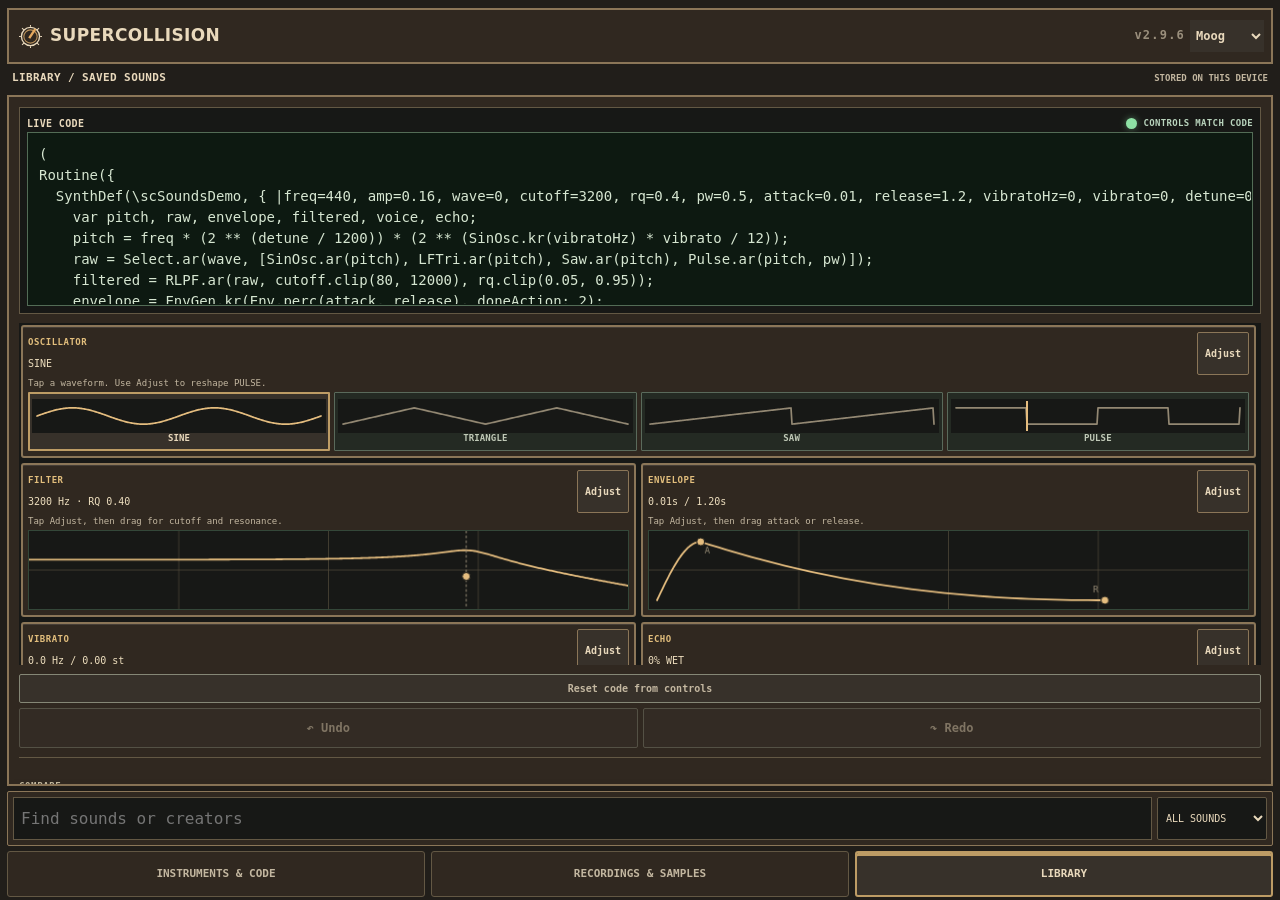
<file: sounds.html>
<!doctype html>
<html lang="en">
<head>
<meta charset="utf-8">
<meta name="viewport" content="width=device-width,initial-scale=1,viewport-fit=cover">
<title>Sounds · SuperCollision</title>
<meta name="robots" content="noindex">
<script>
/* Legacy Sounds bookmarks share this origin and its IndexedDB library.
   Never clear storage or copy records. Replace history to avoid redirect loops. */
(function(){
 const route=location.hash.replace(/^#/,'').toLowerCase();
 const destinations={
  library:['details',null],create:['play',null],generate:['play','generate'],
  import:['sample','import'],record:['sample','record'],
  discover:['sample','discover-audio'],sample:['sample',null],
  play:['play',null],details:['details',null]
 };
 const [view,action]=destinations[route]||['details',null];
 const target=new URL('./sounds-bench-preview.html',location.href);
 const params=new URLSearchParams(location.search);
 params.delete('legacy-action');
 if(action)params.set('legacy-action',action);
 target.search=params.toString();
 target.hash=view;
 location.replace(target.href);
})();
</script>
</head>
<body>
<p>Sounds has moved to <a href="./sounds-bench-preview.html#details">SuperCollision Instrument Bench</a>. Your saved sounds remain on this device.</p>
</body>
</html>
</file>
<file: instrument-layout.css>
/* SuperCollision 1.3 / shared functional geometry
   Every study shares the same nine-level composition:
   identity -> composition/file -> editor -> transport -> console -> diagnostics. */
:root{--chrome:48px;--files:43px;--console:40px;--editor-font-size:14px;--line-height:21px;--gutter-font-size:10px}
html{height:100%;overflow:hidden}
body,body[data-theme]{height:100dvh;min-height:0;overflow:hidden;display:flex;flex-direction:column;box-sizing:border-box;width:100%;max-width:1100px;margin:0 auto;padding:max(env(safe-area-inset-top),3px) 8px max(env(safe-area-inset-bottom),3px);font-family:system-ui,Arial,sans-serif}
body>header,body[data-theme] header{position:relative;z-index:9;display:flex;flex:none;align-items:center;gap:8px;height:var(--chrome);min-height:0;margin:0;padding:3px 4px;box-sizing:border-box;transform:none;overflow:visible;border-radius:0}
body>header:before,body>header:after{content:none!important}
body header h1,body[data-theme] header h1{flex:1;min-width:0;margin:0;text-align:left;white-space:nowrap;overflow:hidden;text-overflow:ellipsis;font-size:clamp(14px,4.1vw,20px);line-height:1.12;text-transform:uppercase}
body>header small{flex:none;white-space:nowrap;letter-spacing:.04em;font-size:9px}
body>header .identity-art{width:35px;height:35px;flex:none;display:block}
.identity-art .art{display:none}
body[data-theme=bauhaus] .art-bauhaus,body[data-theme=blackmountain] .art-blackmountain,body[data-theme=moog] .art-moog,body[data-theme=makenoise] .art-makenoise,body[data-theme=score] .art-score,body[data-theme=scope] .art-scope,body[data-theme=patch] .art-patch,body[data-theme=terminal] .art-terminal{display:block}
body>header .theme-strip,body[data-theme] .theme-strip{display:flex;flex:none;align-items:center;gap:3px;writing-mode:horizontal-tb;transform:none;padding:0;margin:0;border:0;background:none;justify-content:flex-end;width:auto;max-width:31vw}
header .theme-strip label{display:none}
header .theme-strip select,body[data-theme] header .theme-strip select{display:block;writing-mode:horizontal-tb;min-width:0;min-height:31px;max-height:none;height:31px;width:100%;max-width:31vw;padding:3px 2px;border:0;border-radius:0;background:transparent;color:inherit;text-align:right;font:600 10px/1.15 ui-monospace,monospace;text-overflow:ellipsis}
body>main,body[data-theme] main{display:flex;flex:1;min-height:0;height:auto;gap:0;flex-direction:column;overflow:hidden}
body main>.panel:first-child,body[data-theme] main>.panel:first-child{display:grid!important;flex:1 1 0;min-height:105px;grid-template-columns:minmax(0,1fr)!important;grid-template-rows:var(--files) minmax(0,1fr) 45px!important;grid-template-areas:"files" "editor" "transport"!important;gap:0!important;padding:0!important;margin:0!important;background:transparent;border:0;box-sizing:border-box}
body main .projectbar,body[data-theme] main .projectbar{grid-area:files!important;display:flex;flex-direction:row;align-items:center;gap:4px;min-height:0;height:var(--files);margin:0!important;padding:3px 0!important;background:transparent;box-sizing:border-box;writing-mode:horizontal-tb}
body .projectbar .composition-picker{flex:1;min-width:0;width:0;height:100%}
body .projectbar .composition-picker>button,body[data-theme] .composition-picker>button{height:100%;min-height:0;width:100%;text-align:left;font-size:13px;letter-spacing:0;padding:5px 9px;overflow:hidden;white-space:nowrap;text-overflow:ellipsis}
body .projectbar .menu{height:100%;flex:0 0 auto}
body .projectbar .menu>summary,body[data-theme] .menu>summary{height:100%;min-height:0;padding:0 8px;display:flex;align-items:center;font-size:11px;writing-mode:horizontal-tb}
body .menu-items{right:0;z-index:30;max-height:70dvh;overflow:auto}
body .project-list{z-index:29}
body main .editor-frame,body[data-theme] main .editor-frame{grid-area:editor!important;display:flex;min-height:0;height:100%!important;min-width:0;overflow:hidden;margin:0!important;position:relative;box-sizing:border-box;border-radius:0}
body main .code-stack,body[data-theme] main .code-stack{position:relative;display:block;flex:1;min-width:0;min-height:0!important;height:100%!important;overflow:hidden;box-sizing:border-box}
body .code-stack #code,body .code-stack #highlight-layer{position:absolute;inset:0;display:block;width:100%;height:100%;min-height:0;box-sizing:border-box;padding:12px 8px;margin:0;line-height:var(--line-height)!important;letter-spacing:0!important;font:var(--editor-font-size)/var(--line-height) ui-monospace,SFMono-Regular,Menlo,monospace!important;white-space:pre!important;overflow-wrap:normal!important;tab-size:2!important;border:0;outline-offset:-2px}
body .code-stack #code{z-index:2;overflow:auto;resize:none;color:transparent!important;-webkit-text-fill-color:transparent!important;caret-color:var(--cursor,#ebcc88);background:transparent!important}
body .code-stack #highlight-layer{z-index:1;overflow:hidden;pointer-events:none;background:transparent!important}
body #line-gutter,body[data-theme] #line-gutter{position:relative;display:block;flex:0 0 33px;min-width:0;width:33px;height:100%;box-sizing:border-box;overflow:hidden!important;padding:0!important;white-space:pre;line-height:var(--line-height)!important;font:var(--gutter-font-size)/var(--line-height) ui-monospace,monospace!important}
body #line-inner{position:absolute;top:0;left:0;right:0;padding-top:12px;box-sizing:border-box;transform:translate3d(0,0,0);pointer-events:none}
body #line-inner .line{display:block;box-sizing:border-box;height:var(--line-height)!important;line-height:var(--line-height)!important;text-align:right;padding-right:5px;white-space:pre}
body .toolbar,body[data-theme] .toolbar{grid-area:transport!important;display:grid!important;grid-template-columns:repeat(6,minmax(0,1fr))!important;grid-template-rows:1fr!important;align-items:stretch;justify-content:stretch;flex-direction:row!important;flex-wrap:nowrap!important;min-width:0;min-height:0;height:45px!important;gap:3px!important;padding:4px 0!important;margin:0!important;border-radius:0;box-sizing:border-box;position:static!important}
body .toolbar button,body[data-theme] .toolbar button{display:block;min-width:0!important;min-height:0!important;width:100%!important;height:100%!important;max-height:38px;flex:none!important;margin:0!important;box-sizing:border-box;padding:1px 0!important;overflow:hidden;white-space:nowrap!important;overflow-wrap:normal!important;border-radius:2px;font:800 clamp(8px,2.45vw,11px)/1 Arial,sans-serif!important;letter-spacing:0!important;box-shadow:none!important}
body .toolbar #engine{font-size:0!important}
body .toolbar #engine:after{content:"PWR";font:800 clamp(8px,2.45vw,11px)/1 Arial,sans-serif}
body .toolbar #save-status{display:none!important}
body main .console-shell,body[data-theme] .console-shell{display:flex;flex-direction:column;flex:0 0 var(--console);min-height:0;max-height:none;overflow:hidden;padding:0!important;margin:0!important;box-sizing:border-box;visibility:visible;border-radius:0}
body .console-bar{display:flex;flex:none;align-items:center;gap:7px;min-height:var(--console);height:var(--console);box-sizing:border-box}
body .console-bar button{height:31px;min-height:0;flex:0 0 auto;border-radius:0;padding:3px 8px;font:800 11px/1 ui-monospace,monospace;letter-spacing:.06em}
body .console-bar #engine-status{flex:1;min-width:0;margin:0!important;overflow:hidden;white-space:nowrap;text-overflow:ellipsis;font:10px/1.1 ui-monospace,monospace}
body #console-panel{display:none;flex:1;min-height:0;overflow:auto}
body #console-panel[open]{display:block}
body #console-panel>summary{display:none}
body #console-panel .actions{margin:3px 0}
body #console{max-height:none;height:auto;min-height:100px;margin:0 0 7px;overflow:auto;white-space:pre-wrap;font:11px/1.42 ui-monospace,monospace}
body main>.utility,body[data-theme] main>.utility{display:block;flex:0 0 0;min-height:0;overflow:hidden;visibility:hidden;margin:0;padding:0!important;box-sizing:border-box}
body.inspect-1 main .console-shell{flex:0 0 38%;overflow:hidden}
body.inspect-1 main>.utility{flex:0 0 31px;visibility:visible;overflow:hidden}
body.inspect-2 main .console-shell{flex:0 0 32%}
body.inspect-2 main>.utility{flex:0 0 23%;visibility:visible;overflow:auto}
body.inspect-1 main .code-stack,body.inspect-2 main .code-stack{height:100%!important}
body.inspect-1 #console-panel,body.inspect-2 #console-panel{display:block}
body.compact{--chrome:32px;--files:35px}
body.compact>header .identity-art{width:23px;height:23px}
body.compact>header h1{font-size:13px}
body.compact>header small{font-size:8px}
body.compact .projectbar .composition-picker>button{font-size:11px}
body.compact .theme-strip select{height:25px;min-height:25px;font-size:9px}
body .workspace-grip{display:block;font-size:10px;opacity:.65}
body .vector-rule{flex:none;height:2px;width:100%;background:currentColor;opacity:.3}
body button:focus-visible,body select:focus-visible{outline:2px solid var(--focus,#ffbc6e);outline-offset:-2px}

/* Eight hardware-inspired graphic systems: shared ergonomics, distinct apparatus. */
body[data-theme=bauhaus]{--chrome-bg:#eee7d6;--cursor:#c54137;background:#eee7d6;color:#222a2b}
body[data-theme=bauhaus]>header{background:#eee7d6!important;border-bottom:3px solid #214e82}
body[data-theme=bauhaus] .editor-frame{border:2px solid #214e82;background:#f3efe3}
body[data-theme=bauhaus] .code-stack,body[data-theme=bauhaus] #line-gutter{background:#f3efe3}
body[data-theme=bauhaus] #line-gutter{border-right:3px solid #c54137;color:#546d7d}
body[data-theme=bauhaus] .code-stack #highlight-layer{color:#1a2b30}
body[data-theme=bauhaus] .code-stack .class{color:#184e88}
body[data-theme=bauhaus] .code-stack .comment{color:#73736c}
body[data-theme=bauhaus] .toolbar{background:#eee7d6;border:0}
body[data-theme=bauhaus] .toolbar button{border:1px solid #1d272e;background:#e2d8c1;color:#1d272e}
body[data-theme=bauhaus] .toolbar #evaluate{background:#c54137;color:white}
body[data-theme=bauhaus] .toolbar #panic{background:#234b78;color:white}
body[data-theme=bauhaus] .console-shell{border-top:4px solid #c54137}
body[data-theme=bauhaus] .console-bar button{background:#e8d9ba;color:#1b2327;border:1px solid #1b2327}

/* Woven score and negative space inspired by Black Mountain College */
body[data-theme=blackmountain]{--cursor:#b15b42;background:#e9e1cf;color:#3b3730}
body[data-theme=blackmountain]>header{background:#e9e1cf!important;border-bottom:1px solid #847960}
body[data-theme=blackmountain] header h1{font:400 17px Georgia,serif!important;text-transform:none}
body[data-theme=blackmountain] .editor-frame{border:1px solid #968d79;box-shadow:inset 4px 0 0 #c5a078}
body[data-theme=blackmountain] #line-gutter{background:#eee8d9;color:#8c806a;border-right:1px solid #b1aa98}
body[data-theme=blackmountain] .code-stack{background:#f6f1e4}
body[data-theme=blackmountain] .code-stack #highlight-layer{color:#32312c}
body[data-theme=blackmountain] .code-stack .class{color:#a85b43}
body[data-theme=blackmountain] .code-stack .comment{color:#7c806e}
body[data-theme=blackmountain] .toolbar{background:#e9e1cf;border-top:1px solid #958978}
body[data-theme=blackmountain] .toolbar button{font-family:Georgia,serif!important;background:transparent;color:#443e33;border:1px solid #8a816f}
body[data-theme=blackmountain] .toolbar #evaluate{background:#aa654d;color:#fff}
body[data-theme=blackmountain] .console-shell{border-top:1px solid #8c7b61}
body[data-theme=blackmountain] .console-bar button{background:transparent;border:0;color:#3e362d}

/* Moog: warm-black fascia, machined scale, knobs and rack screws */
body[data-theme=moog]{--cursor:#dfa352;background:#201c18;color:#e8d9b9}
body[data-theme=moog]>header{background:#2a241f!important;border:2px solid #8e7654}
body[data-theme=moog] .projectbar{background:#29241f!important;border-left:2px solid #98795a;border-right:2px solid #98795a}
body[data-theme=moog] .editor-frame{border:2px solid #9c835f}
body[data-theme=moog] .code-stack{background:#191d1a}
body[data-theme=moog] #line-gutter{background:#2c2c28;color:#a39478;border-right:1px solid #887154}
body[data-theme=moog] .toolbar{background:#302820;border:2px solid #9a815f!important}
body[data-theme=moog] .toolbar button{background:#353530;color:#efdfbf;border:1px solid #776e5d;box-shadow:inset 0 2px 0 #ffffff18!important}
body[data-theme=moog] .toolbar #evaluate{background:#cd8847;color:#15110d}
body[data-theme=moog] .console-shell{border:2px solid #8f7959}
body[data-theme=moog] .console-bar button{background:#302a23;border:1px solid #8e795a;color:#eddab7}

/* Make Noise: black field, notched panel and cable glyphs */
body[data-theme=makenoise]{--cursor:#fff;background:#080808;color:#f5f4ec}
body[data-theme=makenoise]>header{background:#080808!important;border-bottom:3px dashed #eee}
body[data-theme=makenoise] header h1{letter-spacing:-.055em;text-decoration:none}
body[data-theme=makenoise] .editor-frame{border:2px solid white}
body[data-theme=makenoise] #line-gutter{background:#141414;color:#bbb;border-right:2px dashed #eee}
body[data-theme=makenoise] .toolbar{background:#0b0b0b;border:1px solid #fff}
body[data-theme=makenoise] .toolbar button{background:#111;color:white;border:1px solid #eee;border-radius:0}
body[data-theme=makenoise] .toolbar #evaluate{background:white;color:black}
body[data-theme=makenoise] .console-shell{border-top:4px double white}
body[data-theme=makenoise] .console-bar button{background:#090909;color:white;border:1px solid white}

/* Living score: notation stave engraved into the page */
body[data-theme=score]{--cursor:#a8392b;background:#f6f0e0;color:#383b31}
body[data-theme=score]>header{background:#f6f0e0!important;border-bottom:1px solid #787366}
body[data-theme=score] header h1{font:italic 400 19px Georgia,serif!important;text-transform:none}
body[data-theme=score] .editor-frame{border:0;border-left:3px solid #a8392b}
body[data-theme=score] .code-stack{background:repeating-linear-gradient(to bottom,#f5f0e5 0,#f5f0e5 20px,#d4cabb 21px)}
body[data-theme=score] #line-gutter{background:#f5f0e5;color:#8a8176;border-right:1px solid #bcafa0}
body[data-theme=score] .code-stack #highlight-layer{color:#35372f}
body[data-theme=score] .code-stack .class{color:#a8392b}
body[data-theme=score] .toolbar{background:#f6f0e0;border-top:1px solid #8e887a}
body[data-theme=score] .toolbar button{background:#eee7d8;color:#48453d;border:1px solid #b5ab98}
body[data-theme=score] .toolbar #evaluate{background:#9e3d32;color:white}
body[data-theme=score] .console-shell{border-top:1px solid #8f8474}
body[data-theme=score] .console-bar button{background:transparent;color:#8d362d;border:0}

/* Oscilloscope: graticule, readouts and phosphor */
body[data-theme=scope]{--cursor:#caff9e;background:#06150e;color:#a7f7c0}
body[data-theme=scope]>header{background:#061b10!important;border:1px solid #368456}
body[data-theme=scope] .editor-frame{border:2px solid #448b5a;border-radius:8px;background:#09190e}
body[data-theme=scope] .code-stack{background:repeating-linear-gradient(0deg,#07180d 0,#07180d 20px,#1b422c 21px),repeating-linear-gradient(90deg,transparent 0,transparent 20px,#1a3b29 21px)}
body[data-theme=scope] #line-gutter{background:#09170d;color:#579b6c;border-right:1px solid #3f855a}
body[data-theme=scope] .code-stack #highlight-layer{color:#b6ffcb;text-shadow:0 0 2px #59f69577}
body[data-theme=scope] .code-stack .class{color:#72ff9e}
body[data-theme=scope] .code-stack .num{color:#edff89}
body[data-theme=scope] .toolbar{background:#092417;border:1px solid #3f8a5b}
body[data-theme=scope] .toolbar button{background:#113d25;color:#c1f9d1;border:1px solid #469366}
body[data-theme=scope] .toolbar #evaluate{background:#8debaf;color:#071810}
body[data-theme=scope] .console-shell{border-top:2px solid #448b5a}
body[data-theme=scope] .console-bar button{background:#0b2517;color:#b5f1c9;border:1px solid #4a9064}

/* Patch Diagram: diagram topology and node identity */
body[data-theme=patch]{--cursor:#d55e36;background:#e3ddc9;color:#28251e}
body[data-theme=patch]>header{background:#e3ddc9!important;border-bottom:3px double #393129}
body[data-theme=patch] .editor-frame{border:2px solid #302a23;box-shadow:inset 5px 0 0 #dfa04c}
body[data-theme=patch] #line-gutter{background:#e8e0cb;color:#7e6b53;border-right:2px solid #c98f45}
body[data-theme=patch] .code-stack{background:#292a29}
body[data-theme=patch] .toolbar{background:#dcd3bb;border:2px solid #302a23}
body[data-theme=patch] .toolbar button{border:2px solid #302a23;border-radius:999px;background:#f4e7cf;color:#302a23}
body[data-theme=patch] .toolbar #evaluate{background:#d55e36;color:white}
body[data-theme=patch] .toolbar #panic{background:#465462;color:white}
body[data-theme=patch] .console-shell{border-top:3px solid #302a23}
body[data-theme=patch] .console-bar button{border-radius:50px;background:#e7bd75;color:#28241b;border:1px solid #302a23}

/* Brutalist terminal: editorial black bar and zero decoration */
body[data-theme=terminal]{--cursor:#111;background:#f3f3ef;color:#151515}
body[data-theme=terminal]>header{background:#f3f3ef!important;border-bottom:5px solid #111}
body[data-theme=terminal] header h1{font:900 16px ui-monospace,monospace!important}
body[data-theme=terminal] .editor-frame{border-top:1px solid #111;border-bottom:4px solid #111}
body[data-theme=terminal] #line-gutter{background:#dcdcd4;color:#595959;border-right:1px solid #111}
body[data-theme=terminal] .code-stack{background:#f3f3ef}
body[data-theme=terminal] .code-stack #highlight-layer{color:#171717}
body[data-theme=terminal] .code-stack .comment{color:#777}
body[data-theme=terminal] .code-stack .class{color:#16519c}
body[data-theme=terminal] .toolbar{background:#111;border:0;gap:0!important}
body[data-theme=terminal] .toolbar button{background:#111;color:white;border:0;border-right:1px solid #aaa;border-radius:0}
body[data-theme=terminal] .toolbar #evaluate{background:white;color:black}
body[data-theme=terminal] .console-shell{border-top:2px solid #111}
body[data-theme=terminal] .console-bar button{background:#111;color:white;border:0}
@media(max-width:390px){body{padding-left:5px;padding-right:5px}body header .theme-strip select{max-width:84px}body>header small{display:none}body .toolbar button{font-size:9px!important}}

/* Editor-only pinch zoom. Preserve native one-finger scrolling; suppress browser pinch zoom only inside the editor. */
body main .editor-frame, body main .editor-frame #code {touch-action:pan-x pan-y;overscroll-behavior:contain}
body main .editor-frame .code-zoom-indicator {position:absolute;right:8px;top:8px;z-index:5;pointer-events:none;padding:4px 7px;border:1px solid currentColor;background:#151915;color:#f3d6a1;font:700 10px/1.1 ui-monospace,monospace;letter-spacing:.03em;box-shadow:0 1px 4px #0006}
body main .editor-frame .code-zoom-indicator[hidden]{display:none}

/* SuperCollision 1.5: source cues tied to server node lifecycle */
:root{--live-amber:#dca953;--live-cyan:#79c9d8}
body .code-stack #activity-overlay{position:absolute;inset:0;z-index:0;pointer-events:none;overflow:hidden}
body .code-stack #activity-overlay .live-source-line{position:absolute;left:0;right:0;box-sizing:border-box;min-height:1px;will-change:transform}
body .code-stack #activity-overlay .live-source-active{background:color-mix(in srgb,var(--live-amber) 28%,transparent);border-left:4px solid var(--live-amber)}
body .code-stack #activity-overlay .live-source-trigger{background:color-mix(in srgb,var(--live-cyan) 42%,transparent);border-left:4px solid var(--live-cyan)}
body #line-inner .line.live-active{background:color-mix(in srgb,var(--live-amber) 35%,transparent);color:var(--live-amber);font-weight:800}
body #line-inner .line.live-trigger{background:color-mix(in srgb,var(--live-cyan) 38%,transparent);color:var(--live-cyan);font-weight:800}
body .console-bar #activity-status{flex:0 0 auto;font:700 10px/1 ui-monospace,monospace;white-space:nowrap;letter-spacing:0;max-width:84px;overflow:hidden;text-overflow:ellipsis;color:var(--live-amber);min-width:52px;text-align:center}
body .activity-legend{font:11px/1.5 ui-monospace,monospace;opacity:.86;margin:8px 0 12px}
body .activity-legend strong:first-child{color:var(--live-amber)}
body .activity-legend strong:nth-child(2){color:var(--live-cyan)}
body[data-theme=bauhaus],body[data-theme=blackmountain],body[data-theme=score],body[data-theme=patch],body[data-theme=terminal]{--live-amber:#a57527;--live-cyan:#18758c}
body[data-theme=scope]{--live-amber:#e4ce67;--live-cyan:#79eafa}
body[data-theme=makenoise]{--live-amber:#f3c56c;--live-cyan:#85bfea}

/* v1.8: direct inspector tabs. No nested disclosure controls or cyclic navigation. */
body .toolbar .transport-icon,body[data-theme] .toolbar .transport-icon{
  display:inline-block;width:12px;height:12px;vertical-align:-2px;margin-right:3px;
  overflow:visible;flex:none;pointer-events:none
}
body .toolbar #record-stop .transport-icon{width:13px;height:13px}
body .console-bar .inspector-modes,body[data-theme] .console-bar .inspector-modes{
  display:flex;align-items:center;flex:0 0 auto;gap:2px;height:100%;min-width:0
}
body .console-bar .inspector-modes button,body[data-theme] .console-bar .inspector-modes button{
  flex:0 0 auto;min-width:0;min-height:0;height:31px;padding:2px 5px;
  font:800 clamp(8px,2.5vw,10px)/1 ui-monospace,monospace;
  letter-spacing:0;border:1px solid currentColor;border-radius:0;
  background:transparent;color:inherit;box-sizing:border-box;box-shadow:none;
}
body .console-bar .inspector-modes button[aria-pressed="true"],
body[data-theme] .console-bar .inspector-modes button[aria-pressed="true"]{
  background:var(--inspector-active-bg,#d3ac6d);
  color:var(--inspector-active-fg,#211c16);
  border-color:var(--inspector-active-bg,#d3ac6d)
}
body[data-theme=bauhaus],body[data-theme=blackmountain],
body[data-theme=score],body[data-theme=patch],body[data-theme=terminal]{
  --inspector-active-bg:#3b4342;--inspector-active-fg:#fff
}
body[data-theme=scope]{--inspector-active-bg:#91edb2;--inspector-active-fg:#082115}
body main .console-shell,body[data-theme] main .console-shell{flex:0 0 var(--console);min-height:0}
body.view-console main .console-shell,body[data-theme].view-console main .console-shell{
  flex:0 0 46%;min-height:0;overflow:hidden
}
body main #console-panel,body[data-theme] main #console-panel{display:none}
body.view-console main #console-panel,body[data-theme].view-console main #console-panel{
  display:block;flex:1;min-height:0;overflow-y:auto;overscroll-behavior:contain
}
body main>.utility,body[data-theme] main>.utility{
  display:none;flex:0 0 0;min-height:0;visibility:hidden;overflow:hidden
}
body.view-audio main>.utility,body[data-theme].view-audio main>.utility{
  display:flex;flex:0 0 34%;flex-direction:column;
  min-height:0;visibility:visible;overflow-y:auto;overscroll-behavior:contain;
  margin:0;padding:10px 10px 12px!important;gap:6px;
  border-top:2px solid currentColor
}
body.view-audio .audio-panel-title{
  font:700 12px/1.2 ui-monospace,monospace;letter-spacing:.08em;
  padding:0;margin:0;color:inherit
}
body.view-audio #audio-panel .actions{
  display:flex;gap:5px;flex-wrap:wrap;margin:2px 0
}
body.view-audio #audio-panel .actions button{
  flex:1;min-width:100px;min-height:36px;height:36px;padding:4px 7px;
  font:700 11px/1.2 ui-monospace,monospace
}
body.view-audio #audio-panel #status{margin:3px 0;font-size:11px;line-height:1.35}
body.view-audio #audio-panel #info{font-size:10px;line-height:1.35}
body .console-bar,body[data-theme] .console-bar{gap:5px}
body .console-bar #activity-status{min-width:48px;max-width:62px;font-size:10px}
body .console-bar #engine-status{font-size:10px}
@media(max-width:365px){
 body .console-bar .inspector-modes button,body[data-theme] .console-bar .inspector-modes button{
   padding-left:3px;padding-right:3px;font-size:8px
 }
 body .console-bar,body[data-theme] .console-bar{gap:3px}
 body .console-bar #activity-status{min-width:41px;max-width:49px;font-size:9px}
 body .console-bar #engine-status{font-size:9px}
}

/* Small-screen masthead: preserve full project title instead of ellipsizing it. */
@media(max-width:540px){
  body>header .version-prefix{display:none}
  body>header h1,body[data-theme] header h1{
    font-size:clamp(14px,4vw,17px);
    letter-spacing:0.01em;
  }
  body>header .theme-strip select,body[data-theme] header .theme-strip select{max-width:75px}
}
@media(max-width:350px){
  body>header .identity-art{width:27px;height:27px}
  body>header .theme-strip select,body[data-theme] header .theme-strip select{max-width:66px}
  body>header h1,body[data-theme] header h1{font-size:14px;letter-spacing:0}
}

/* 1.9 Living Code: inset instrument monitor in the editor, never the console. */
:root{--live-routine:#b9a6ea}
body[data-theme=bauhaus],body[data-theme=blackmountain],body[data-theme=score],body[data-theme=patch],body[data-theme=terminal]{--live-routine:#744faa}
body[data-theme=scope]{--live-routine:#dba3f8}
body .editor-frame .live-panel,body[data-theme] .editor-frame .live-panel{
  position:absolute;right:8px;bottom:8px;z-index:6;
  display:flex;flex-direction:column;box-sizing:border-box;
  width:min(51%,222px);min-width:145px;max-height:min(42%,220px);
  background:var(--live-panel-bg,#20241f);
  color:var(--live-panel-fg,#f1e7d2);
  border:1px solid var(--live-panel-border,#bc9861);
  box-shadow:0 4px 18px #0009;
  backdrop-filter:blur(7px);
  -webkit-backdrop-filter:blur(7px);
  border-radius:3px;overflow:hidden;
  font:10px/1.3 ui-monospace,SFMono-Regular,monospace;
  pointer-events:auto;isolation:isolate
}
body[data-theme=bauhaus]{--live-panel-bg:#e8e2d4f2;--live-panel-fg:#192c37;--live-panel-border:#345f8f}
body[data-theme=blackmountain]{--live-panel-bg:#eee8d9f2;--live-panel-fg:#433e32;--live-panel-border:#84715c}
body[data-theme=score]{--live-panel-bg:#f3eadaec;--live-panel-fg:#3b3a32;--live-panel-border:#997968}
body[data-theme=patch]{--live-panel-bg:#eee2c9ee;--live-panel-fg:#25221e;--live-panel-border:#574635}
body[data-theme=terminal]{--live-panel-bg:#eaeae4f0;--live-panel-fg:#111;--live-panel-border:#111}
body[data-theme=scope]{--live-panel-bg:#0b2015ef;--live-panel-fg:#bdffd6;--live-panel-border:#56bd85}
body[data-theme=makenoise]{--live-panel-bg:#111e;--live-panel-fg:#eee;--live-panel-border:#eee}
body .live-panel #live-panel-toggle,body[data-theme] .live-panel #live-panel-toggle{
  flex:none;display:flex;align-items:center;justify-content:space-between;
  width:100%;height:30px;min-height:30px;max-height:30px;gap:4px;
  margin:0;border:0;border-bottom:1px solid var(--live-panel-border,#bc9861);
  border-radius:0;padding:3px 7px;background:transparent;color:inherit;
  box-shadow:none;font:700 11px/1.1 ui-monospace,monospace;letter-spacing:0
}
body .live-panel .live-panel-label{font-weight:900;letter-spacing:.1em}
body .live-panel #activity-status{font-size:11px;font-weight:800;color:var(--live-amber);white-space:nowrap;overflow:visible}
body .live-panel-icon{height:13px;width:13px;flex:none;transition:transform .12s ease}
body .live-panel.live-collapsed{width:146px;max-height:31px}
body .live-panel.live-collapsed .live-panel-icon{transform:rotate(180deg)}
body .live-panel.live-collapsed .live-panel-content{display:none}
body .live-panel-content{display:flex;flex-direction:column;gap:4px;padding:4px 6px 6px;overflow-y:auto;overscroll-behavior:contain;min-height:0}
body .live-instruments{display:flex;flex-direction:column;gap:2px}
body .live-instrument-row,body[data-theme] .live-instrument-row{
  display:flex;align-items:center;gap:4px;width:100%;height:21px;min-height:21px;
  margin:0;padding:1px 2px;box-shadow:none;border:0;
  background:transparent;color:inherit;border-radius:0;
  font:600 10px/1 ui-monospace,monospace;text-align:left
}
body .live-instrument-row:hover,body .live-instrument-row:focus-visible{
  outline:1px solid var(--live-panel-border,#bc9861);outline-offset:-1px
}
body .live-instrument-name{
  min-width:0;flex:1;overflow:hidden;text-overflow:ellipsis;white-space:nowrap;
  font-weight:700
}
body .live-instrument-count{flex:none;color:var(--live-amber);font-weight:800;min-width:23px;text-align:right}
body .live-instrument-count[data-active="false"]{opacity:.45}
body .live-instrument-total{flex:none;color:inherit;opacity:.65;min-width:20px;text-align:right}
body .live-idle{font-size:9px;letter-spacing:.04em;opacity:.6;padding:4px 2px}
body .live-routines{border-top:1px solid var(--live-panel-border,#bc9861);padding-top:4px;display:flex;flex-direction:column;gap:2px}
body .live-routines[hidden]{display:none!important}
body .live-routine-row,body[data-theme] .live-routine-row{
  display:flex;align-items:center;justify-content:space-between;gap:4px;
  border:0;border-radius:0;background:transparent;color:inherit;box-shadow:none;
  font:700 9px/1.3 ui-monospace,monospace;text-align:left;
  width:100%;height:21px;min-height:21px;padding:0 2px
}
body .live-routine-state{color:var(--live-routine);flex:none}
body .live-routine-stale{opacity:.55}
body .live-source-line.live-source-routine{
  background:color-mix(in srgb,var(--live-routine) 24%,transparent);
  border-left:3px solid var(--live-routine)
}
body #line-inner .line.live-routine{
  background:color-mix(in srgb,var(--live-routine) 30%,transparent);
  color:var(--live-routine);font-weight:800
}
body .live-panel.live-disabled .live-panel-content{opacity:.45}
body .console-bar #activity-status{display:none!important}
@media(max-width:370px){
  body .editor-frame .live-panel,body[data-theme] .editor-frame .live-panel{
    right:5px;bottom:5px;width:min(53%,185px);min-width:130px
  }
  body .live-panel #live-panel-toggle{height:28px;min-height:28px;padding:2px 4px}
  body .live-instrument-row{font-size:9px}
}

body .live-instrument-duration{flex:none;color:var(--live-panel-fg,#eee);opacity:.77;min-width:26px;text-align:right;font:600 9px/1 ui-monospace,monospace}
body .live-panel .live-instrument-row{gap:3px}
@media(max-width:370px){body .live-instrument-duration{font-size:8px;min-width:23px}}

/* 2.0 / Instrument-color identity, separate mark shapes for each musical event. */
:root{
  --voice-0:#e8b75e;--voice-1:#60d4cb;--voice-2:#ee8895;--voice-3:#bf9cf2;--voice-4:#72baf2;
  --voice-5:#c1d976;--voice-6:#ee9d65;--voice-7:#e8a2d1;--voice-8:#76d89d;--voice-9:#9ea9fa;
  --live-wait:#ddd6ed;--live-step:#c19feb
}
body[data-theme=bauhaus],body[data-theme=blackmountain],body[data-theme=score],
body[data-theme=patch],body[data-theme=terminal]{
  --voice-0:#9c6412;--voice-1:#087f7b;--voice-2:#b03950;--voice-3:#754cac;--voice-4:#245f9f;
  --voice-5:#647f24;--voice-6:#ae581b;--voice-7:#a34480;--voice-8:#197954;--voice-9:#4056ab;
  --live-wait:#6251a2;--live-step:#7455a1
}
body[data-theme=scope]{
  --voice-0:#ffdf80;--voice-1:#87ffc9;--voice-2:#ff9c9e;--voice-3:#c8adff;--voice-4:#9bd5ff;
  --voice-5:#dbff7e;--voice-6:#ffc38a;--voice-7:#ffb2ec;--voice-8:#72eab0;--voice-9:#afaaff;
  --live-wait:#d7b0f9;--live-step:#c19ef8
}
body .live-instrument-row,body[data-theme] .live-instrument-row{
  border-left:3px solid var(--voice-color)!important;
  padding-left:4px!important
}
body .live-instrument-row .live-instrument-count{
  color:var(--voice-color)!important
}
body .live-voice-marks{
  display:flex;flex:0 0 auto;gap:2px;height:11px;align-items:center;max-width:25px;overflow:hidden
}
body .live-voice-mark{
  flex:0 0 3px;width:3px;height:10px;background:var(--voice-color);
  border-radius:1px;opacity:.95
}
body #activity-overlay .live-source-active{
  background:color-mix(in srgb,var(--voice-color,var(--live-amber)) 13%,transparent);
  border:0
}
body #activity-overlay .live-source-active::before{
  content:"";position:absolute;top:0;bottom:0;left:0;width:18px;
  background:var(--voice-stripes,linear-gradient(to right,var(--voice-color) 0 3px,transparent 3px));
  opacity:.95;pointer-events:none
}
body #activity-overlay .live-source-trigger{
  background:color-mix(in srgb,var(--voice-color,var(--live-cyan)) 22%,transparent);
  border-left:0;
  box-shadow:inset 0 -2px 0 var(--voice-color,var(--live-cyan));
  animation:live-quick-strike .58s ease-out 1
}
body #activity-overlay .live-source-trigger::before{
  content:"";position:absolute;left:0;top:0;bottom:0;width:4px;
  background:var(--voice-color,var(--live-cyan))
}
@keyframes live-quick-strike{
  0%{filter:brightness(1.55)}100%{filter:brightness(1)}
}
body #line-inner .line.live-active{
  color:var(--voice-color)!important;
  background:color-mix(in srgb,var(--voice-color) 24%,transparent)!important;
  box-shadow:inset 3px 0 0 var(--voice-color)
}
body #line-inner .line.live-trigger{
  color:var(--voice-color)!important;
  background:color-mix(in srgb,var(--voice-color) 30%,transparent)!important;
  text-decoration:underline;text-underline-offset:2px;
  box-shadow:inset 0 -2px var(--voice-color)
}
body #activity-overlay .live-source-routine{
  background:color-mix(in srgb,var(--live-step) 13%,transparent);
  border-left:0;
  outline:1px dashed color-mix(in srgb,var(--live-step) 70%,transparent);
  outline-offset:-1px
}
body #activity-overlay .live-source-wait{
  background:color-mix(in srgb,var(--live-wait) 10%,transparent);
  border-left:3px dotted var(--live-wait);
  border-bottom:1px dashed var(--live-wait)
}
body #activity-overlay .live-source-wait::after{
  content:"";position:absolute;bottom:0;left:0;
  height:3px;width:var(--wait-progress,0%);
  background:var(--live-wait);opacity:.92
}
body #line-inner .line.live-wait{
  background:color-mix(in srgb,var(--live-wait) 19%,transparent);
  color:var(--live-wait);border-right:2px dotted var(--live-wait)
}
body .live-routine-row.live-waiting{
  position:relative;
  background:linear-gradient(to right,
    color-mix(in srgb,var(--live-wait) 22%,transparent) 0 var(--wait-progress,0%),
    transparent var(--wait-progress,0%) 100%);
  border-bottom:1px dotted color-mix(in srgb,var(--live-wait) 80%,transparent);
}
body .live-routine-row.live-waiting .live-routine-state{
  color:var(--live-wait);font-variant-numeric:tabular-nums;min-width:67px;text-align:right
}
body .live-routine-row.live-routine-stale{opacity:.48;filter:saturate(.55)}
@media(prefers-reduced-motion:reduce){
  body #activity-overlay .live-source-trigger{animation:none}
}

/* SuperCollision 2.1: compact FILE drawer with nested, single-open sections. */
body .projectbar #file-menu{position:relative;z-index:60}
body #file-menu .menu-items,body[data-theme] #file-menu .menu-items{
  position:absolute;top:calc(100% + 3px);right:0;left:auto;z-index:70;
  display:flex;flex-direction:column;gap:3px;box-sizing:border-box;
  width:min(270px,calc(100vw - 18px));max-width:calc(100vw - 18px);
  max-height:min(70dvh,510px);overflow-y:auto;overflow-x:hidden;
  padding:6px;background:var(--file-bg,#282722);color:var(--file-fg,#e9e4d8);
  border:1px solid var(--file-border,#9b8664);
  box-shadow:0 9px 25px #000b;
  overscroll-behavior:contain;-webkit-overflow-scrolling:touch;
}
body:not([data-theme]){--file-bg:#282722;--file-fg:#e9e4d8;--file-border:#9b8664}
body[data-theme=moog]{--file-bg:#28241f;--file-fg:#eadbbd;--file-border:#987b59}
body[data-theme=makenoise],body[data-theme=scope]{--file-bg:#131916;--file-fg:#f0f0e8;--file-border:#a5b0a1}
body[data-theme=bauhaus],body[data-theme=blackmountain],body[data-theme=score],body[data-theme=patch],body[data-theme=terminal]{
  --file-bg:#eee7d7;--file-fg:#292b2b;--file-border:#7a7266
}
body #file-menu:not([open])>.menu-items{display:none!important}
body #file-menu .menu-items > button,
body #file-menu .file-submenu-items button{
  display:block;width:100%;height:auto;min-height:34px;max-height:none;
  margin:0;padding:7px 8px;border-radius:0;border:1px solid transparent;
  background:transparent;color:var(--file-fg);box-shadow:none;
  font:600 11px/1.2 ui-monospace,monospace;text-align:left;letter-spacing:0;
}
body #file-menu .menu-items > button:hover,
body #file-menu .file-submenu-items button:hover,
body #file-menu .menu-items > button:focus-visible,
body #file-menu .file-submenu-items button:focus-visible{
  background:color-mix(in srgb,var(--file-border) 20%,transparent);
  border-color:var(--file-border);outline-offset:-1px
}
body #file-menu .menu-items > button:disabled{opacity:.4}
body #file-menu .file-submenu{display:block;border-top:1px solid var(--file-border);min-width:0}
body #file-menu .file-submenu > summary{
  display:flex;align-items:center;justify-content:space-between;
  box-sizing:border-box;width:100%;min-height:37px;margin:0;padding:7px 9px;
  background:transparent;border:0;border-radius:0;color:var(--file-fg);
  font:800 11px/1.2 ui-monospace,monospace;letter-spacing:.065em;
  list-style:none;cursor:pointer;user-select:none
}
body #file-menu .file-submenu > summary::-webkit-details-marker{display:none}
body #file-menu .file-submenu > summary::after{
  content:"";width:7px;height:7px;flex:0 0 7px;
  border-right:1.5px solid currentColor;border-bottom:1.5px solid currentColor;
  transform:rotate(-45deg);transition:transform .14s
}
body #file-menu .file-submenu[open] > summary{
  background:color-mix(in srgb,var(--file-border) 22%,transparent);
}
body #file-menu .file-submenu[open] > summary::after{transform:rotate(45deg)}
body #file-menu .file-submenu-items{
  display:flex;flex-direction:column;gap:2px;
  margin:0 0 4px 0;padding:1px 0 2px 10px;
  border-left:2px solid var(--file-border)
}
body #file-menu .file-submenu:not([open]) .file-submenu-items{display:none}
@media(max-width:350px){
  body #file-menu .menu-items{width:min(244px,calc(100vw - 12px))}
}

/* Preserve the app viewport during taps and keyboard focus on iPhone.
   The existing two-finger editor-only text-size gesture remains available. */
html{-webkit-text-size-adjust:100%;text-size-adjust:100%;touch-action:manipulation}
body,button,select,input,textarea,summary{touch-action:manipulation}
body .code-stack #code{touch-action:pan-x pan-y}

/* The diagnostic lives in FILE > TOOLS, out of the performance console. */
body #file-menu #audio-panel{display:block;width:100%;margin:3px 0 5px;
 padding:4px 6px;border:1px solid var(--file-border,#777);
 color:var(--file-fg,inherit);background:transparent;box-sizing:border-box}
body #file-menu #audio-panel>summary{cursor:pointer;font:700 11px/1.4 system-ui,sans-serif;
 padding:6px 3px;list-style:disclosure-closed inside;min-height:30px}
body #file-menu #audio-panel[open]>summary{list-style:disclosure-open inside}
body #file-menu #audio-panel .actions{display:flex;gap:4px;margin:4px 0}
body #file-menu #audio-panel .actions button{min-width:0;flex:1;min-height:34px;
 padding:5px 3px;font:700 10px/1.2 system-ui,sans-serif}
body #file-menu #audio-panel p,body #file-menu #audio-panel small{
 display:block;margin:3px 0;font:11px/1.4 system-ui,sans-serif;white-space:normal}
/* Live monitor vertical splitter. Never widen the floating panel when
   enlarging it; its content scrolls inside the user-selected height. */
body .editor-frame .live-panel .live-panel-head{
  display:flex;align-items:stretch;flex:none;min-width:0;
  border-bottom:1px solid var(--live-panel-border,#bc9861)
}
body .editor-frame .live-panel .live-panel-head #live-panel-toggle{
  flex:1;min-width:0;width:auto!important;border-bottom:0;gap:3px
}
body .editor-frame .live-panel:not(.live-collapsed),
body[data-theme] .editor-frame .live-panel:not(.live-collapsed){
  height:var(--live-panel-height,82px);
  max-height:min(72%,500px);
}
body .editor-frame .live-panel-content{
  flex:1;min-height:0;overflow-y:auto;-webkit-overflow-scrolling:touch;
}
body .live-panel #live-panel-resizer{
  display:flex;flex:0 0 12px;align-items:center;justify-content:center;
  box-sizing:border-box;height:12px;min-height:12px;
  margin:0;touch-action:none;cursor:ns-resize;
  user-select:none;-webkit-user-select:none;
  border-bottom:1px solid var(--live-panel-border,#bc9861);
  background:color-mix(in srgb,var(--live-panel-fg,#eee) 9%,transparent);
}
body .live-panel #live-panel-resizer>span{
  display:block;pointer-events:none;width:48px;height:3px;
  border-radius:5px;background:var(--live-panel-fg,#eee);opacity:.55
}
body .live-panel #live-panel-resizer:focus-visible{
  outline:2px solid var(--live-panel-border,#bc9861);outline-offset:-2px
}
body .editor-frame .live-panel.live-collapsed,
body[data-theme] .editor-frame .live-panel.live-collapsed{
  height:31px!important;max-height:31px!important
}
body .live-panel.live-collapsed #live-panel-resizer{display:none!important}
@media(max-width:370px){
  body .editor-frame .live-panel #live-panel-resizer{height:11px;min-height:11px;flex-basis:11px}
}

/* Focused, human-readable explanation of console errors. */
body #console-guidance{position:sticky;top:0;z-index:3;
  margin:0 0 9px;padding:9px 10px;border:1px solid var(--file-border,#998269);
  color:inherit;background:var(--perform-bg,#222);border-radius:3px;
  box-shadow:0 2px 8px #0005}
body #console-guidance[hidden]{display:none!important}
body #console-guidance .console-guidance-head{display:flex;justify-content:space-between;
 gap:8px;align-items:center}
body #console-guidance-title{font:800 13px/1.35 system-ui,sans-serif;overflow-wrap:anywhere}
body #console-guidance-text{font:12px/1.5 system-ui,sans-serif;white-space:normal;
 margin:7px 0;overflow-wrap:anywhere}
body #console-guidance button{height:auto;min-height:30px;padding:5px 8px;
 font:700 11px/1.3 system-ui,sans-serif;border:1px solid currentColor;
 background:transparent;color:inherit;border-radius:2px}
body #console-guidance .console-guidance-actions{display:flex;gap:6px;flex-wrap:wrap}
body #console-guidance .console-guidance-actions [hidden]{display:none}

/* Stable Live rows: silent instruments retain their normal height and
   position for 15 seconds following the last confirmed note ending. */
body .live-instrument-row.live-resting,
body[data-theme] .live-instrument-row.live-resting{opacity:.65}
body .live-instrument-row.live-resting .live-instrument-count{
 color:inherit!important;opacity:.75
}
body .live-instrument-row.live-resting .live-instrument-name{
 text-decoration:none
}
body .live-panel .live-panel-content{overscroll-behavior:contain}


/* SuperCollision Lab: focused File submenus.
 * A subsection shows its whole command group instead of requiring the user
 * to discover controls hidden below an unrelated category scroll. */
body #file-menu .menu-items > [hidden],
body #file-menu .file-submenu-items [hidden] {display:none!important}
body #file-menu.file-section-focused .menu-items > button:not(#file-menu-back),
body #file-menu.file-section-focused .menu-items > .file-submenu:not([open]) {
  display:none!important
}
body #file-menu #file-menu-back:not([hidden]){
  display:block;width:100%;text-align:left;min-height:38px;
  font-weight:750;background:color-mix(in srgb,var(--file-border) 18%,transparent);
  border-bottom:1px solid var(--file-border)
}
body #file-menu.file-section-focused .menu-items{
  gap:2px;overscroll-behavior:contain;
  max-height:min(80dvh,700px)
}
body #file-menu .file-submenu-items #lab-offline-report:not([hidden]){
  display:block;white-space:pre-wrap;overflow-wrap:anywhere;
  padding:9px 10px;margin:3px 1px;
  border:1px solid var(--file-border);border-radius:4px;
  background:color-mix(in srgb,var(--file-border) 15%,transparent);
  color:var(--file-fg);font:12px/1.45 ui-monospace,monospace
}
body #file-menu #lab-offline-diagnostics[aria-expanded="true"]{
  border-color:var(--file-border);font-weight:750
}


/* Lab: concise engine status can be swiped horizontally or opened fully. */
body main .console-shell{position:relative}
body .console-bar #engine-status-open,
body[data-theme] .console-bar #engine-status-open{
 display:flex;align-items:center;flex:1 1 0;min-width:0;width:auto;
 margin:0;padding:0 2px;height:31px;min-height:0;max-height:31px;
 border:0;border-radius:0;box-shadow:none;background:transparent;
 color:inherit;text-align:left;cursor:pointer;letter-spacing:normal
}
body .console-bar #engine-status{
 display:block;flex:1 1 auto;min-width:0;width:100%;
 overflow-x:auto;overflow-y:hidden;white-space:nowrap;text-overflow:clip;
 scrollbar-width:none;-webkit-overflow-scrolling:touch;touch-action:pan-x;
 color:inherit;font:10px/1.4 ui-monospace,monospace;
}
body .console-bar #engine-status::-webkit-scrollbar{display:none}
body #engine-status-dialog{
 box-sizing:border-box;border:2px solid var(--file-border,#8e7c5a);
 border-radius:8px;background:var(--file-bg,#25241f);
 color:var(--file-fg,#eee0c8);width:min(420px,calc(100vw - 36px));
 max-height:min(70dvh,500px);overflow:auto;padding:18px;
 box-shadow:0 15px 40px #000a
}
body #engine-status-dialog::backdrop{background:#0009}
body #engine-status-dialog h2{font:750 15px/1.3 system-ui,sans-serif;margin:0 0 11px}
body #engine-status-full{font:14px/1.5 ui-monospace,monospace;
 white-space:pre-wrap;overflow-wrap:anywhere}
body #engine-status-close{margin-top:12px;min-height:40px}
body .console-shell #console-follow:not([hidden]){
 display:block;position:absolute;right:8px;bottom:10px;z-index:5;
 width:auto;height:35px;min-height:35px;padding:5px 12px;
 border:1px solid currentColor;border-radius:4px;
 background:var(--inspector-active-bg,#d3ac6d);
 color:var(--inspector-active-fg,#211c16);
 font:700 11px/1.2 ui-monospace,monospace;box-shadow:0 4px 12px #0006
}
body:not(.view-console) .console-shell #console-follow{display:none!important}
body #console-panel{scroll-behavior:auto}


/* Finder-style editor/console splitter: a slim visible grip with a generous
 * finger target; only appears for the Console workbench. */
body #workspace-divider{display:none}
body:is(.view-console,.view-perform,.view-learn,.view-design) #workspace-divider,
body[data-theme]:is(.view-console,.view-perform,.view-learn,.view-design) #workspace-divider{
 display:flex;flex:0 0 16px;align-items:center;justify-content:center;
 box-sizing:border-box;height:16px;min-height:16px;margin:0;
 touch-action:none;user-select:none;-webkit-user-select:none;
 cursor:row-resize;position:relative;z-index:4;
 border-block:1px solid color-mix(in srgb,currentColor 45%,transparent);
 background:color-mix(in srgb,currentColor 8%,transparent)
}
body #workspace-divider>span{
 display:block;width:62px;height:4px;border-radius:5px;
 background:currentColor;opacity:.48;pointer-events:none
}
body #workspace-divider:focus-visible{
 outline:2px solid var(--focus,#ffbc6e);outline-offset:-2px
}
body.resizing-panes,body.resizing-panes *{cursor:row-resize!important}
body.view-console main .console-shell,
body[data-theme].view-console main .console-shell{
 flex:0 0 var(--console-pane-size,46%)!important;min-height:0
}
/* Each mode retains its own editor/lower-panel split. Later component
   stylesheets have ordinary flex-basis rules; these user sizes take priority. */
body.view-perform main>.performance-panel,
body[data-theme].view-perform main>.performance-panel{
 flex:0 0 var(--perform-pane-size,52%)!important;min-height:0
}
body.view-learn main>.learning-host,
body[data-theme].view-learn main>.learning-host{
 flex:0 0 var(--learn-pane-size,48%)!important;min-height:0
}
body.view-design main>.sound-host,
body[data-theme].view-design main>.sound-host{
 flex:0 0 var(--design-pane-size,62%)!important;min-height:0
}
body.view-console main>.panel:first-child,
body[data-theme].view-console main>.panel:first-child{min-height:130px}


/* Home Screen setup is explicit and never auto-downloads large resources.
 * It appears only in the standalone application's own storage container. */
body #lab-home-screen-storage:not([hidden]){
 display:block;margin:6px 2px;padding:6px 9px;line-height:1.45;
 border-left:2px solid var(--file-border,#bc9861);
 font:12px/1.45 system-ui,sans-serif;color:inherit
}
body #lab-home-screen-setup:not([hidden]){
 position:fixed;left:50%;bottom:max(12px,env(safe-area-inset-bottom));
 transform:translateX(-50%);z-index:50;box-sizing:border-box;
 display:block;width:min(430px,calc(100vw - 22px));
 max-height:min(55dvh,310px);overflow:auto;
 background:var(--file-bg,#26221f);color:var(--file-fg,#efe4d1);
 border:2px solid var(--file-border,#c5a06b);
 box-shadow:0 5px 24px #000b;border-radius:6px;padding:12px 14px
}
body #lab-home-screen-setup strong{display:block;font:750 14px/1.35 system-ui,sans-serif}
body #lab-home-screen-setup p{margin:6px 0 10px;font:12px/1.45 system-ui,sans-serif}
body #lab-home-screen-setup .lab-home-setup-actions{
 display:flex;gap:7px;flex-wrap:wrap
}
body #lab-home-screen-setup button{
 flex:1 1 120px;min-height:44px;width:auto;height:auto;
 border:1px solid currentColor;border-radius:3px;
 padding:7px 10px;font:750 12px/1.2 system-ui,sans-serif
}
body #lab-home-screen-setup #lab-home-setup-now{
 background:var(--file-border,#c5a06b);color:#201c17
}

/* Live chevron indicates the action: down collapses, up expands. */
body .live-panel:not(.live-collapsed) .live-panel-icon{transform:rotate(180deg)}
body .live-panel.live-collapsed .live-panel-icon{transform:none}

/* Engine status is text, not a button: swipe horizontally to read it. */
body .console-bar #engine-status-open,body[data-theme] .console-bar #engine-status-open{
 cursor:default!important;overflow:hidden!important;
}
body .console-bar #engine-status,body[data-theme] .console-bar #engine-status{
 overflow-x:auto!important;overflow-y:hidden!important;
 white-space:nowrap!important;text-overflow:clip!important;
 touch-action:pan-x!important;overscroll-behavior-x:contain;
}

/* Shared geometry for the four historically grounded interface languages.
   This governs interactive chrome, including controls outside Mix. */
body[data-theme=moog]{--control-corner:2px}
body[data-theme=bauhaus]{--control-corner:0px}
body[data-theme=blackmountain]{--control-corner:0px}
body[data-theme=makenoise]{--control-corner:0px}
body[data-theme=moog] button,body[data-theme=bauhaus] button,
body[data-theme=blackmountain] button,body[data-theme=makenoise] button,
body[data-theme=moog] select,body[data-theme=bauhaus] select,
body[data-theme=blackmountain] select,body[data-theme=makenoise] select,
body[data-theme=moog] .project-list,body[data-theme=bauhaus] .project-list,
body[data-theme=blackmountain] .project-list,body[data-theme=makenoise] .project-list,
body[data-theme=moog] .menu-items,body[data-theme=bauhaus] .menu-items,
body[data-theme=blackmountain] .menu-items,body[data-theme=makenoise] .menu-items{
 border-radius:var(--control-corner)!important;
}

/* Shared control geometry across every design, not just the Mix panel.
   These are shape tokens, independent of each theme's existing palette. */
body[data-theme=moog]{--control-corner:2px;--control-stroke:1px}
body[data-theme=bauhaus]{--control-corner:0px;--control-stroke:2px}
body[data-theme=blackmountain]{--control-corner:0px;--control-stroke:1px}
body[data-theme=makenoise]{--control-corner:0px;--control-stroke:1px}
body[data-theme=score]{--control-corner:0px;--control-stroke:1px}
body[data-theme=scope]{--control-corner:3px;--control-stroke:1px}
body[data-theme=patch]{--control-corner:999px;--control-stroke:2px}
body[data-theme=terminal]{--control-corner:0px;--control-stroke:1px}
body[data-theme] button:not(.perform-event):not(.perform-name),
body[data-theme] select,
body[data-theme] .composition-picker > button,
body[data-theme] .file-submenu > summary{
 border-radius:var(--control-corner,2px)!important;
}
body[data-theme] .performance-panel .perform-detail button,
body[data-theme] .performance-panel .perform-header button{
 border-radius:var(--control-corner,2px)!important;
}

/* Research-led theme palette system, 2026-11.
   Bauhaus: warm paper + blue/red/yellow as sparse functional signals.
   Black Mountain: Albers color interaction + textile-derived earthy tones.
   Make Noise: black panel + cream silkscreen + restrained gold signal paths.
   Moog retains its established warm palette. */
body[data-theme=bauhaus]{
 --theme-paper:#f2eddf;--theme-panel:#e8e2d2;--theme-ink:#1d303b;
 --theme-rule:#355776;--theme-accent:#c34236;--theme-secondary:#d5a638;
 --perform-bg:#f2eddf;--perform-fg:#1d303b;--perform-border:#355776;
 --perform-grid:#3557762a;
 --file-bg:#f2eddf;--file-fg:#1d303b;--file-border:#355776;
}
body[data-theme=blackmountain]{
 --theme-paper:#e7dfcc;--theme-panel:#ddd2bc;--theme-ink:#3d3932;
 --theme-rule:#817761;--theme-accent:#a4543d;--theme-secondary:#71836c;
 --perform-bg:#e7dfcc;--perform-fg:#3d3932;--perform-border:#817761;
 --perform-grid:#81776130;
 --file-bg:#e7dfcc;--file-fg:#3d3932;--file-border:#817761;
}
body[data-theme=makenoise]{
 --theme-paper:#0c0c0d;--theme-panel:#161618;--theme-ink:#eeeae0;
 --theme-rule:#b9b4a9;--theme-accent:#c5a04d;--theme-secondary:#e8e3d6;
 --perform-bg:#0c0c0d;--perform-fg:#eeeae0;--perform-border:#b9b4a9;
 --perform-grid:#b9b4a92c;
 --file-bg:#161618;--file-fg:#eeeae0;--file-border:#c5a04d;
}
body[data-theme=bauhaus] .console-shell,
body[data-theme=blackmountain] .console-shell,
body[data-theme=makenoise] .console-shell{
 background:var(--theme-paper)!important;color:var(--theme-ink)!important;
}
body[data-theme=bauhaus] .console-bar,
body[data-theme=blackmountain] .console-bar,
body[data-theme=makenoise] .console-bar{
 background:var(--theme-panel)!important;color:var(--theme-ink)!important;
 border-bottom:1px solid var(--theme-rule)!important;
}
body[data-theme=bauhaus] .console-bar button,
body[data-theme=blackmountain] .console-bar button,
body[data-theme=makenoise] .console-bar button{
 background:transparent!important;color:var(--theme-ink)!important;
 border:1px solid var(--theme-rule)!important;
}
body[data-theme=bauhaus] .console-bar button[aria-pressed=true],
body[data-theme=blackmountain] .console-bar button[aria-pressed=true],
body[data-theme=makenoise] .console-bar button[aria-pressed=true]{
 background:var(--theme-accent)!important;color:var(--theme-paper)!important;
}
body[data-theme=bauhaus] .toolbar button,
body[data-theme=blackmountain] .toolbar button,
body[data-theme=makenoise] .toolbar button{
 border-color:var(--theme-rule)!important;
}
body[data-theme=bauhaus] .toolbar #evaluate{background:#c34236!important;color:#fffaf0!important}
body[data-theme=blackmountain] .toolbar #evaluate{background:#a4543d!important;color:#fff5e3!important}
body[data-theme=makenoise] .toolbar #evaluate{background:#c5a04d!important;color:#0c0c0d!important}
body[data-theme=bauhaus] .performance-panel .perform-header,
body[data-theme=blackmountain] .performance-panel .perform-header,
body[data-theme=makenoise] .performance-panel .perform-header{
 background:var(--theme-panel)!important;color:var(--theme-ink)!important;
}
/* Extend the existing original SVG identity drawings into understated
   header emblems. No new decorative assets or network downloads. */
body[data-theme=bauhaus] header .identity-art{border-left:3px solid #c34236;padding-left:2px}
body[data-theme=blackmountain] header .identity-art{border-left:2px solid #a4543d;padding-left:2px}
body[data-theme=makenoise] header .identity-art{border-left:2px solid #c5a04d;padding-left:2px}
@media(prefers-reduced-motion:reduce){
 body[data-theme] header .identity-art{transition:none!important}
}

/* Curatorial pass: three design philosophies, one predictable control system.
   Decoration stays in header framing; working surfaces remain quiet. */
body[data-theme=bauhaus]{
 --theme-header:#e9e1d0;--theme-editor:#f5f0e5;--theme-editor-ink:#213441;
 --theme-menu:#f3ecdc;--theme-menu-ink:#213441;
}
body[data-theme=blackmountain]{
 --theme-header:#dcd1b9;--theme-editor:#f2ecde;--theme-editor-ink:#403c35;
 --theme-menu:#eee6d6;--theme-menu-ink:#403c35;
}
body[data-theme=makenoise]{
 --theme-header:#0a0a0b;--theme-editor:#101011;--theme-editor-ink:#eeeae0;
 --theme-menu:#161617;--theme-menu-ink:#eeeae0;
}
body[data-theme=bauhaus]>header,
body[data-theme=blackmountain]>header,
body[data-theme=makenoise]>header{
 background:var(--theme-header)!important;color:var(--theme-ink)!important;
}
body[data-theme=bauhaus] .code-stack,
body[data-theme=blackmountain] .code-stack,
body[data-theme=makenoise] .code-stack{
 background:var(--theme-editor)!important;
}
body[data-theme=bauhaus] #code,
body[data-theme=blackmountain] #code,
body[data-theme=makenoise] #code{
 background:transparent!important;color:var(--theme-editor-ink)!important;
 caret-color:var(--theme-accent)!important;
}
body[data-theme=bauhaus] #line-gutter,
body[data-theme=blackmountain] #line-gutter,
body[data-theme=makenoise] #line-gutter{
 background:var(--theme-panel)!important;color:var(--theme-ink)!important;
 border-right:1px solid var(--theme-rule)!important;
}
body[data-theme=bauhaus] .projectbar,
body[data-theme=blackmountain] .projectbar,
body[data-theme=makenoise] .projectbar{
 background:var(--theme-header)!important;color:var(--theme-ink)!important;
}
body[data-theme=bauhaus] .menu-items,
body[data-theme=blackmountain] .menu-items,
body[data-theme=makenoise] .menu-items,
body[data-theme=bauhaus] .project-list,
body[data-theme=blackmountain] .project-list,
body[data-theme=makenoise] .project-list{
 background:var(--theme-menu)!important;color:var(--theme-menu-ink)!important;
 border-color:var(--theme-rule)!important;
}
body[data-theme=bauhaus] .menu-items button,
body[data-theme=blackmountain] .menu-items button,
body[data-theme=makenoise] .menu-items button{
 color:var(--theme-menu-ink)!important;
}
body[data-theme=bauhaus] .projectbar button,
body[data-theme=blackmountain] .projectbar button,
body[data-theme=makenoise] .projectbar button{
 border-color:var(--theme-rule)!important;
}
body[data-theme=bauhaus] :is(button,select,summary):focus-visible,
body[data-theme=blackmountain] :is(button,select,summary):focus-visible,
body[data-theme=makenoise] :is(button,select,summary):focus-visible{
 outline:2px solid var(--theme-accent)!important;outline-offset:2px!important;
}
/* Geometric rules read as instrument-panel engraving, not wallpaper. */
body[data-theme=bauhaus]>header{
 background-image:linear-gradient(90deg,#c34236 0 5%,#d5a638 5% 10%,#355776 10% 15%,transparent 15%)!important;
 background-repeat:no-repeat!important;background-size:100% 3px!important;
 background-position:left bottom!important;
}
body[data-theme=blackmountain]>header{
 background-image:repeating-linear-gradient(90deg,transparent 0 22px,#81776155 22px 23px)!important;
 background-repeat:no-repeat!important;background-size:100% 2px!important;
 background-position:left bottom!important;
}
body[data-theme=makenoise]>header{
 background-image:repeating-linear-gradient(90deg,#c5a04d 0 9px,transparent 9px 15px)!important;
 background-repeat:no-repeat!important;background-size:100% 2px!important;
 background-position:left bottom!important;
}

/* MAKE NOISE / REBUILT
   Original homage to the visual language of 0-Coast and Mimeophon:
   screen-printed ivory paths, silver jack rings, angular technical lettering,
   sparse brass annotation, and black functional fields.
   The patch diagram is original; it is not a logo or product-panel copy. */
body[data-theme=makenoise]{
 --mn-black:#090a0b;--mn-field:#111214;--mn-well:#1c1d20;
 --mn-white:#f1f0e9;--mn-silver:#b9bcb7;--mn-gold:#b99a56;
 --mn-line:#d7d9d3;--mn-dim:#919690;
 --theme-paper:var(--mn-black);--theme-panel:var(--mn-field);
 --theme-ink:var(--mn-white);--theme-rule:var(--mn-silver);
 --theme-accent:var(--mn-gold);--theme-secondary:var(--mn-white);
 --theme-header:var(--mn-black);--theme-editor:#0c1010;
 --theme-editor-ink:#e7e9df;--theme-menu:#151618;--theme-menu-ink:var(--mn-white);
 --file-bg:#151618;--file-fg:var(--mn-white);--file-border:var(--mn-silver);
 --perform-bg:#0d0e10;--perform-fg:var(--mn-white);
 --perform-border:var(--mn-silver);--perform-grid:#d7d9d326;
 --control-corner:0px;--control-stroke:1px;
 background:var(--mn-black)!important;color:var(--mn-white)!important;
}
body[data-theme=makenoise]>header{
 background:var(--mn-black)!important;
 border:1px solid var(--mn-silver)!important;
 border-bottom:2px solid var(--mn-white)!important;
 background-image:none!important;
}
body[data-theme=makenoise] header .identity-art{
 border:0!important;padding:0!important;
 color:var(--mn-white)!important;
}
body[data-theme=makenoise] header h1{
 font-family:"Arial Narrow","Helvetica Neue",Arial,sans-serif!important;
 font-stretch:condensed;font-weight:800!important;
 letter-spacing:-.045em!important;text-transform:uppercase;
}
body[data-theme=makenoise] .projectbar{
 background:var(--mn-field)!important;color:var(--mn-white)!important;
 border-bottom:1px solid var(--mn-silver)!important;
}
body[data-theme=makenoise] .projectbar button,
body[data-theme=makenoise] .projectbar summary{
 background:var(--mn-field)!important;color:var(--mn-white)!important;
 border:1px solid var(--mn-silver)!important;
}
body[data-theme=makenoise] .editor-frame{
 border:1px solid var(--mn-silver)!important;
 background:#0c1010!important;
}
body[data-theme=makenoise] .code-stack,
body[data-theme=makenoise] #line-gutter{
 background:#0c1010!important;
}
body[data-theme=makenoise] #line-gutter{
 border-right:1px solid var(--mn-silver)!important;color:var(--mn-dim)!important;
}
body[data-theme=makenoise] .toolbar{
 background:var(--mn-black)!important;border:1px solid var(--mn-silver)!important;
}
body[data-theme=makenoise] .toolbar button{
 background:var(--mn-field)!important;color:var(--mn-white)!important;
 border:1px solid var(--mn-silver)!important;
 border-radius:0!important;box-shadow:none!important;
 font-family:"Arial Narrow",Arial,sans-serif!important;
 font-weight:800!important;letter-spacing:.035em!important;
}
body[data-theme=makenoise] .toolbar #evaluate{
 background:var(--mn-white)!important;color:var(--mn-black)!important;
 border-color:var(--mn-white)!important;
}
body[data-theme=makenoise] .toolbar #panic{
 border-color:var(--mn-gold)!important;color:var(--mn-white)!important;
}
body[data-theme=makenoise] .console-shell{
 background:var(--mn-black)!important;color:var(--mn-white)!important;
 border:1px solid var(--mn-silver)!important;
}
body[data-theme=makenoise] .console-bar{
 background:var(--mn-field)!important;color:var(--mn-white)!important;
 border-bottom:1px solid var(--mn-silver)!important;
}
body[data-theme=makenoise] .console-bar button{
 background:transparent!important;color:var(--mn-white)!important;
 border:1px solid var(--mn-silver)!important;
 font-family:"Arial Narrow",Arial,sans-serif!important;
 letter-spacing:.045em!important;
}
body[data-theme=makenoise] .console-bar button[aria-pressed=true]{
 background:var(--mn-white)!important;color:var(--mn-black)!important;
}
body[data-theme=makenoise] .menu-items,
body[data-theme=makenoise] .project-list{
 background:var(--mn-field)!important;color:var(--mn-white)!important;
 border:1px solid var(--mn-silver)!important;
}
body[data-theme=makenoise] .menu-items button{
 color:var(--mn-white)!important;border-color:var(--mn-silver)!important;
 background:transparent!important;
}
body[data-theme=makenoise] .live-panel{
 background:var(--mn-field)!important;color:var(--mn-white)!important;
 border-color:var(--mn-silver)!important;
}
body[data-theme=makenoise] .performance-panel .perform-header{
 background:var(--mn-field)!important;color:var(--mn-white)!important;
 border-bottom:1px solid var(--mn-silver)!important;
}
body[data-theme=makenoise] .performance-panel .perform-header button,
body[data-theme=makenoise] .performance-panel .perform-detail button{
 border:1px solid var(--mn-silver)!important;
 border-radius:0!important;box-shadow:none!important;
 background:var(--mn-field)!important;color:var(--mn-white)!important;
 font-family:"Arial Narrow",Arial,sans-serif!important;
 font-weight:800!important;letter-spacing:.035em!important;
}
body[data-theme=makenoise] .performance-panel .perform-header #perform-follow[aria-pressed=true]{
 background:var(--mn-white)!important;color:var(--mn-black)!important;
}
body[data-theme=makenoise] .performance-panel .perform-detail #perform-dialog-mute[aria-pressed=true],
body[data-theme=makenoise] .performance-panel .perform-detail #perform-dialog-solo[aria-pressed=true]{
 border-color:var(--voice-color,var(--mn-gold))!important;
 box-shadow:inset 0 -2px var(--voice-color,var(--mn-gold))!important;
}
/* Screen-printed routing paths: ornament only in non-interactive panel edges. */
body[data-theme=makenoise] .console-shell{
 background-image:linear-gradient(90deg,transparent 0 14px,var(--mn-gold) 14px 15px,transparent 15px),
 linear-gradient(90deg,transparent 0 24px,var(--mn-silver) 24px 25px,transparent 25px)!important;
 background-size:100% 1px,100% 1px!important;
 background-position:left top 2px,left top 5px!important;
 background-repeat:no-repeat!important;
}
body[data-theme=makenoise] .performance-panel .perform-axis-ticks{
 background-image:repeating-linear-gradient(to right,transparent 0 159px,#d7d9d326 159px 160px)!important;
}
body[data-theme=makenoise] :is(button,select,summary):focus-visible{
 outline:2px solid var(--mn-gold)!important;outline-offset:2px!important;
}

/* BAUHAUS / CHROMATIC ARCHITECTURE
   Blue carries structural navigation; red denotes performance actions;
   yellow marks selection. Warm paper remains for the code itself. */
body[data-theme=bauhaus]{
 --theme-header:#28527b;--theme-panel:#d7dfdf;--theme-ink:#1c3040;
 --theme-rule:#28527b;--theme-accent:#bd4336;--theme-secondary:#d4a536;
 --theme-editor:#f5f0e5;--theme-editor-ink:#203541;
 --theme-menu:#e8e5d9;--theme-menu-ink:#203541;
 --file-bg:#e8e5d9;--file-fg:#203541;--file-border:#28527b;
}
body[data-theme=bauhaus]>header{
 background:#28527b!important;color:#fff6df!important;
 border-bottom:4px solid #d4a536!important;
 background-image:none!important;
}
body[data-theme=bauhaus] header h1,
body[data-theme=bauhaus] header .theme-strip select{color:#fff6df!important}
body[data-theme=bauhaus] .projectbar{
 background:#d7dfdf!important;color:#203541!important;
 border-bottom:3px solid #28527b!important;
}
body[data-theme=bauhaus] .projectbar .composition-picker>button{
 background:#e9e5d8!important;color:#203541!important;
 border:2px solid #28527b!important;
}
body[data-theme=bauhaus] .projectbar .menu>summary{
 background:#28527b!important;color:#fff6df!important;
 border:2px solid #28527b!important;
}
body[data-theme=bauhaus] #line-gutter{
 background:#d7dfdf!important;color:#28527b!important;
 border-right:3px solid #bd4336!important;
}
body[data-theme=bauhaus] .toolbar{
 background:#28527b!important;border:0!important;
 border-top:3px solid #d4a536!important;
}
body[data-theme=bauhaus] .toolbar button{
 background:#e9e5d8!important;color:#203541!important;
 border:2px solid #203541!important;
}
body[data-theme=bauhaus] .toolbar #evaluate{
 background:#bd4336!important;color:#fff8e9!important;
 border-color:#bd4336!important;
}
body[data-theme=bauhaus] .toolbar #panic{
 background:#d4a536!important;color:#203541!important;
 border-color:#d4a536!important;
}
body[data-theme=bauhaus] .console-bar{
 background:#28527b!important;color:#fff6df!important;
 border-bottom:3px solid #d4a536!important;
}
body[data-theme=bauhaus] .console-bar button{
 background:#28527b!important;color:#fff6df!important;
 border:1px solid #fff6df!important;
}
body[data-theme=bauhaus] .console-bar button[aria-pressed=true]{
 background:#d4a536!important;color:#203541!important;
 border-color:#d4a536!important;
}
body[data-theme=bauhaus] .performance-panel .perform-header{
 background:#28527b!important;color:#fff6df!important;
 border-bottom:3px solid #d4a536!important;
}
body[data-theme=bauhaus] .performance-panel .perform-header button{
 background:#e9e5d8!important;color:#203541!important;
 border:2px solid #203541!important;
}
body[data-theme=bauhaus] .performance-panel .perform-header #perform-follow[aria-pressed=true]{
 background:#d4a536!important;color:#203541!important;
}
body[data-theme=bauhaus] .performance-panel .perform-detail{
 background:#e8e5d9!important;color:#203541!important;
}
body[data-theme=bauhaus] .performance-panel .perform-detail button{
 background:#e9e5d8!important;color:#203541!important;
 border:2px solid #28527b!important;
}
body[data-theme=bauhaus] .performance-panel .perform-detail #perform-dialog-neutral{
 border-color:#bd4336!important;
}
body[data-theme=bauhaus] .live-panel-head{
 background:#28527b!important;color:#fff6df!important;
}
body[data-theme=bauhaus] .live-panel-head button{color:#fff6df!important}


/* THREE ORIGINAL VISUAL WORLDS: SECOND CURATORIAL PASS (2026-11-19)
 *
 * OPEN FORM (score)   : graphic notation, asymmetrical ink + vermilion.
 * SIGNAL ATLAS (patch): matrix routing, blueprint petrol + peach + citron.
 * CONTROL ROOM (terminal): amber telemetry, graphite and numbered readouts.
 *
 * Avoid decoration under the editor's text. The code remains the workpiece.
 * These themes reuse the same compact, accessible iPhone geometry.
 */
body[data-theme=score]{
 --s-bg:#ebe5d7;--s-panel:#d9d7ca;--s-editor:#f5f0e5;
 --s-ink:#1d3038;--s-nav:#233b46;--s-accent:#d45138;
 --s-muted:#576d70;--s-rule:#607679;--s-active:#f0bf68;
 --cursor:#d45138;--control-corner:0px;--control-stroke:1px;
 --file-bg:#f5f0e5;--file-fg:#1d3038;--file-border:#607679;
 --perform-bg:#f5f0e5;--perform-fg:#1d3038;--perform-border:#607679;
 --perform-grid:#60767935;
 --inspector-active-bg:#f0bf68;--inspector-active-fg:#1d3038;
 --live-amber:#c35d32;--live-cyan:#346a86;
 --focus:#d45138;color-scheme:light;
 background:var(--s-bg)!important;color:var(--s-ink)!important;
}
body[data-theme=patch]{
 --s-bg:#102a32;--s-panel:#1e4750;--s-editor:#0d242c;
 --s-ink:#edf0db;--s-nav:#143640;--s-accent:#f59b69;
 --s-muted:#a5c8bf;--s-rule:#9fc9bd;--s-active:#e2e980;
 --cursor:#f59b69;--control-corner:3px;--control-stroke:1px;
 --file-bg:#183e47;--file-fg:#edf0db;--file-border:#9fc9bd;
 --perform-bg:#0d242c;--perform-fg:#edf0db;--perform-border:#9fc9bd;
 --perform-grid:#9fc9bd36;
 --inspector-active-bg:#e2e980;--inspector-active-fg:#102a32;
 --live-amber:#f0ae74;--live-cyan:#a5e0e1;
 --focus:#e2e980;color-scheme:dark;
 background:var(--s-bg)!important;color:var(--s-ink)!important;
}
body[data-theme=terminal]{
 --s-bg:#0e1713;--s-panel:#1b2921;--s-editor:#101b16;
 --s-ink:#e0eccd;--s-nav:#111c17;--s-accent:#ffbd61;
 --s-muted:#91b19a;--s-rule:#7e9c86;--s-active:#ffbd61;
 --cursor:#ffbd61;--control-corner:0px;--control-stroke:1px;
 --file-bg:#1b2921;--file-fg:#e0eccd;--file-border:#91b19a;
 --perform-bg:#101b16;--perform-fg:#e0eccd;--perform-border:#91b19a;
 --perform-grid:#91b19a34;
 --inspector-active-bg:#ffbd61;--inspector-active-fg:#0e1713;
 --live-amber:#ffbd61;--live-cyan:#98d8c2;
 --focus:#ffbd61;color-scheme:dark;
 background:var(--s-bg)!important;color:var(--s-ink)!important;
}
/* An interface language for each world, not three recolored button sets. */
body:is([data-theme=score],[data-theme=patch],[data-theme=terminal])>header{
 background:var(--s-nav)!important;color:var(--s-ink)!important;
 border:0!important;border-bottom:3px solid var(--s-accent)!important;
 background-image:none!important;
}
body:is([data-theme=score],[data-theme=patch],[data-theme=terminal])>header small,
body:is([data-theme=score],[data-theme=patch],[data-theme=terminal])>header .theme-strip select{
 color:var(--s-ink)!important;
}
body:is([data-theme=score],[data-theme=patch],[data-theme=terminal]) header .identity-art{
 color:var(--s-ink)!important;border:0!important;padding:0!important;
}
body[data-theme=score] header h1{
 font:italic 600 clamp(14px,4.1vw,19px)/1.1 Georgia,serif!important;
 letter-spacing:-.035em!important;text-transform:none!important;
}
body[data-theme=patch] header h1{
 font:800 clamp(14px,4.1vw,18px)/1.1 "Arial Narrow",Arial,sans-serif!important;
 letter-spacing:.075em!important;text-transform:uppercase!important;
}
body[data-theme=terminal] header h1{
 font:800 clamp(13px,4vw,18px)/1.1 ui-monospace,SFMono-Regular,monospace!important;
 letter-spacing:.025em!important;text-transform:uppercase!important;
}
body[data-theme=score]>header{
 border-bottom:4px double var(--s-accent)!important;
}
body[data-theme=score]>header .identity-art{border-left:2px solid var(--s-accent)!important}
body[data-theme=patch]>header{
 border-bottom:3px solid var(--s-accent)!important;
 box-shadow:inset 0 2px 0 var(--s-rule)!important;
}
body[data-theme=terminal]>header{
 border-bottom:2px solid var(--s-accent)!important;
 box-shadow:inset 0 2px 0 var(--s-rule)!important;
}
/* The composition strip is an instrument label; its file menu is a physical tab. */
body:is([data-theme=score],[data-theme=patch],[data-theme=terminal]) .projectbar{
 background:var(--s-panel)!important;color:var(--s-ink)!important;
 border-bottom:1px solid var(--s-rule)!important;
}
body:is([data-theme=score],[data-theme=patch],[data-theme=terminal]) .projectbar .composition-picker>button{
 background:var(--s-editor)!important;color:var(--s-ink)!important;
 border:1px solid var(--s-rule)!important;
 text-align:left!important;border-radius:var(--control-corner)!important;
}
body:is([data-theme=score],[data-theme=patch],[data-theme=terminal]) .projectbar .menu>summary{
 background:var(--s-nav)!important;color:var(--s-ink)!important;
 border:1px solid var(--s-rule)!important;
 font-family:ui-monospace,SFMono-Regular,monospace!important;
}
body:is([data-theme=score],[data-theme=patch],[data-theme=terminal]) .menu-items,
body:is([data-theme=score],[data-theme=patch],[data-theme=terminal]) .project-list{
 background:var(--file-bg)!important;color:var(--file-fg)!important;
 border:1px solid var(--file-border)!important;
 box-shadow:0 6px 18px #0005!important;
}
body:is([data-theme=score],[data-theme=patch],[data-theme=terminal]) .menu-items button,
body:is([data-theme=score],[data-theme=patch],[data-theme=terminal]) .file-submenu>summary,
body:is([data-theme=score],[data-theme=patch],[data-theme=terminal]) .project-list .project-entry button.pick{
 background:transparent!important;color:var(--file-fg)!important;
 border-color:var(--file-border)!important;
}
body:is([data-theme=score],[data-theme=patch],[data-theme=terminal]) .menu-items button:active,
body:is([data-theme=score],[data-theme=patch],[data-theme=terminal]) .project-list button.pick:active{
 background:var(--s-active)!important;color:var(--s-nav)!important;
}
body[data-theme=score] .projectbar .composition-picker>button{
 background:#f5f0e5!important;color:var(--s-ink)!important;
 border-left:4px solid var(--s-accent)!important;
}
body[data-theme=score] .projectbar .menu>summary{
 background:var(--s-nav)!important;color:#f5f0e5!important;
}
body[data-theme=score] .projectbar{color:var(--s-ink)!important}
body[data-theme=score] .project-list .project-entry button.pick{color:var(--s-ink)!important}
body[data-theme=patch] .projectbar .composition-picker>button{
 background:#143640!important;color:#edf0db!important;
 border-left:4px solid var(--s-accent)!important;
}
body[data-theme=terminal] .projectbar .composition-picker>button{
 background:#111c17!important;color:#e0eccd!important;
 border-left:3px solid var(--s-accent)!important;
}
/* The paper / plotting field / cathode-ray display. No ornament beneath letters. */
body:is([data-theme=score],[data-theme=patch],[data-theme=terminal]) .editor-frame{
 background:var(--s-editor)!important;
 border:1px solid var(--s-rule)!important;border-radius:0!important;
 box-shadow:none!important;
}
body:is([data-theme=score],[data-theme=patch],[data-theme=terminal]) .code-stack{
 background:var(--s-editor)!important;box-shadow:none!important;
}
body:is([data-theme=score],[data-theme=patch],[data-theme=terminal]) .code-stack #highlight-layer{
 color:var(--s-ink)!important;background:transparent!important;
 text-shadow:none!important;
}
body:is([data-theme=score],[data-theme=patch],[data-theme=terminal]) #code{
 background:transparent!important;caret-color:var(--cursor)!important;
}
/* Editor uses a transparent editable text overlay. The visible syntax is
   #highlight-layer, not #code: styling #code alone does not recolor text. */
body:is([data-theme=score],[data-theme=patch],[data-theme=terminal]) #line-gutter{
 background:var(--s-panel)!important;color:var(--s-muted)!important;
 border:0!important;border-right:1px solid var(--s-rule)!important;
}
body[data-theme=score] .editor-frame{
 border-left:4px solid var(--s-accent)!important;
}
body[data-theme=score] #line-gutter{
 background:#e1ded0!important;color:#54696a!important;
 border-right:2px solid #233b46!important;
}
body[data-theme=score] .code-stack .class{color:#ab422e!important}
body[data-theme=score] .code-stack .num{color:#285a6c!important}
body[data-theme=score] .code-stack .str{color:#98612b!important}
body[data-theme=score] .code-stack .comment{color:#687573!important}
body[data-theme=patch] .editor-frame{
 border-top:2px solid var(--s-active)!important;
}
body[data-theme=patch] #line-gutter{
 background:#1b414b!important;color:#b1d4c7!important;
 border-right:2px dashed #e2e980!important;
}
body[data-theme=patch] .code-stack .class{color:#e2e980!important}
body[data-theme=patch] .code-stack .num{color:#ffbe86!important}
body[data-theme=patch] .code-stack .str{color:#a7d7d0!important}
body[data-theme=patch] .code-stack .comment{color:#a5bfb1!important}
body[data-theme=terminal] .editor-frame{
 border-top:2px solid var(--s-accent)!important;
}
body[data-theme=terminal] #line-gutter{
 background:#1b2921!important;color:#adc3aa!important;
 border-right:1px solid var(--s-accent)!important;
}
body[data-theme=terminal] .code-stack .class{color:#ffbd61!important}
body[data-theme=terminal] .code-stack .num{color:#9ed9c8!important}
body[data-theme=terminal] .code-stack .str{color:#f1b689!important}
body[data-theme=terminal] .code-stack .comment{color:#9bb09b!important}
/* Transport: continuous part of the instrument, not floating pills. */
body:is([data-theme=score],[data-theme=patch],[data-theme=terminal]) .toolbar{
 background:var(--s-nav)!important;color:var(--s-ink)!important;
 border:0!important;border-top:2px solid var(--s-rule)!important;
 box-shadow:none!important;gap:3px!important;
}
body:is([data-theme=score],[data-theme=patch],[data-theme=terminal]) .toolbar button{
 background:var(--s-panel)!important;color:var(--s-nav)!important;
 border:1px solid var(--s-rule)!important;
 border-radius:var(--control-corner)!important;
 box-shadow:none!important;
 font-family:ui-monospace,SFMono-Regular,monospace!important;
 font-weight:800!important;letter-spacing:0!important;
}
body:is([data-theme=score],[data-theme=patch],[data-theme=terminal]) .toolbar #evaluate{
 background:var(--s-accent)!important;color:var(--s-nav)!important;
 border-color:var(--s-accent)!important;
}
body:is([data-theme=score],[data-theme=patch],[data-theme=terminal]) .toolbar #panic{
 border-color:var(--s-accent)!important;
}
body[data-theme=score] .toolbar button{
 background:#f5f0e5!important;color:#1d3038!important;
}
body[data-theme=score] .toolbar #evaluate{
 color:#fff9ed!important;
}
body[data-theme=patch] .toolbar{
 background:var(--s-panel)!important;border-top:2px solid var(--s-active)!important;
}
body[data-theme=patch] .toolbar button{
 background:#123640!important;color:#edf0db!important;
 border-color:#9fc9bd!important;
}
body[data-theme=patch] .toolbar #evaluate{
 color:#102a32!important;
}
body[data-theme=patch] .toolbar #panic{
 background:#e2e980!important;color:#102a32!important;
 border-color:#e2e980!important;
}
body[data-theme=terminal] .toolbar{
 border-top:2px solid var(--s-accent)!important;
}
body[data-theme=terminal] .toolbar button{
 background:#192821!important;color:#e0eccd!important;
 border-color:#789781!important;
}
body[data-theme=terminal] .toolbar #evaluate{
 color:#0e1713!important;
}
body[data-theme=terminal] .toolbar #panic{
 background:#1b2921!important;color:#ffbd61!important;
 border-color:#ffbd61!important;
}
/* Navigation + console use the same color roles as the transport. */
body:is([data-theme=score],[data-theme=patch],[data-theme=terminal]) .console-shell{
 background:var(--s-editor)!important;color:var(--s-ink)!important;
 border:1px solid var(--s-rule)!important;
 box-shadow:none!important;
}
body:is([data-theme=score],[data-theme=patch],[data-theme=terminal]) .console-bar{
 background:var(--s-nav)!important;color:var(--s-ink)!important;
 border-bottom:1px solid var(--s-rule)!important;
}
body:is([data-theme=score],[data-theme=patch],[data-theme=terminal]) .console-bar .inspector-modes button{
 background:transparent!important;color:var(--s-ink)!important;
 border:1px solid var(--s-rule)!important;
}
body:is([data-theme=score],[data-theme=patch],[data-theme=terminal]) .console-bar .inspector-modes button[aria-pressed=true]{
 background:var(--s-active)!important;color:var(--s-nav)!important;
 border-color:var(--s-active)!important;
}
body:is([data-theme=score],[data-theme=patch],[data-theme=terminal]) #console,
body:is([data-theme=score],[data-theme=patch],[data-theme=terminal]) #syntax-preview{
 background:var(--s-editor)!important;color:var(--s-ink)!important;
 border-color:var(--s-rule)!important;
}
body:is([data-theme=score],[data-theme=patch],[data-theme=terminal]) .console-shell #engine-status,
body:is([data-theme=score],[data-theme=patch],[data-theme=terminal]) #console-panel{
 color:var(--s-ink)!important;
}
body[data-theme=score] .console-bar{
 background:#233b46!important;color:#f5f0e5!important;
 border-left:4px solid var(--s-accent)!important;
}
body[data-theme=score] .console-bar .inspector-modes button,
body[data-theme=score] .console-shell #engine-status{
 color:#f5f0e5!important;
}
body[data-theme=patch] .console-bar{
 background:#1e4750!important;
 border-left:4px solid var(--s-active)!important;
}
body[data-theme=terminal] .console-bar{
 background:#1b2921!important;
 border-left:3px solid var(--s-accent)!important;
}
body:is([data-theme=score],[data-theme=patch],[data-theme=terminal]) .live-panel{
 background:var(--s-panel)!important;color:var(--s-ink)!important;
 border-color:var(--s-rule)!important;
}
body:is([data-theme=score],[data-theme=patch],[data-theme=terminal]) .live-panel-head{
 background:var(--s-nav)!important;color:var(--s-ink)!important;
 border-bottom:1px solid var(--s-rule)!important;
}
body:is([data-theme=score],[data-theme=patch],[data-theme=terminal]) .live-panel-head button{
 color:var(--s-ink)!important;
}
/* Score has ivory lettering in its dark header/console, ink on its paper editor. */
body[data-theme=score]{
 --s-ink:#1d3038;--s-nav:#233b46;
}
body[data-theme=score]>header,
body[data-theme=score]>header .theme-strip select,
body[data-theme=score]>header small,
body[data-theme=score] .live-panel-head,
body[data-theme=score] .live-panel-head button{
 color:#f5f0e5!important;
}
body[data-theme=score] .console-bar .inspector-modes button[aria-pressed=true]{
 color:#233b46!important;
}
body:is([data-theme=score],[data-theme=patch],[data-theme=terminal]) :is(button,select,summary):focus-visible{
 outline:2px solid var(--focus)!important;outline-offset:2px!important;
}
@media(prefers-reduced-motion:reduce){
 body:is([data-theme=score],[data-theme=patch],[data-theme=terminal]) .toolbar button{
  transition:none!important;
 }
}

/* Keep the selected study's full name visible at phone widths.
   The common auto-sized selector was needlessly ellipsizing short names. */
body:is([data-theme=score],[data-theme=patch],[data-theme=terminal])>header .theme-strip{
 width:clamp(98px,31vw,132px)!important;max-width:40vw!important;
 flex:0 0 clamp(98px,31vw,132px)!important;min-width:0!important;
}
body:is([data-theme=score],[data-theme=patch],[data-theme=terminal])>header .theme-strip select{
 width:100%!important;max-width:100%!important;min-width:0!important;
 font:700 10px/1.15 ui-monospace,SFMono-Regular,monospace!important;
 text-align:right!important;
}


/* THIRD CURATORIAL PASS / 2026-11-19
   Open Form, Signal Atlas and Control Room are three ways to READ sound:
   score -> route -> monitor. These details deliberately occupy the chrome,
   menus, console and inset, NEVER the editable source text.
   Artwork and typography must remain legible at 320 CSS pixels. */

/* 01 OPEN FORM: Earle Brown's discontinuous vertical and horizontal masses
   inform the composition, not counterfeit traditional musical notation.
   Coral is a performing/marking gesture; navy is the printed structural ink. */
body[data-theme=score]{
 --world-paper:#f5f0e5;
 --world-ink:#233b46;
 --world-action:#d45138;
 --world-accent:#f0bf68;
}
body[data-theme=score]>header{
 border-bottom:4px double var(--world-action)!important;
}
body[data-theme=score]>header .identity-art{
 border-left:0!important;
 padding-left:0!important;
}
body[data-theme=score]>header h1{
 font-family:Georgia,Times,serif!important;
 font-style:italic!important;
 font-weight:600!important;
 letter-spacing:-.06em!important;
}
body[data-theme=score] .projectbar{
 border-bottom:1px solid #607679!important;
 background-image:linear-gradient(90deg,transparent 0 57%,#d45138 57% 57.5%,transparent 57.5%)!important;
}
body[data-theme=score] .projectbar .composition-picker>button{
 border:1px solid #607679!important;
 border-left:5px solid var(--world-action)!important;
 box-shadow:inset 0 -2px 0 #d9d7ca!important;
}
body[data-theme=score] .projectbar .menu>summary{
 border:1px solid #233b46!important;
 box-shadow:inset 0 -3px 0 var(--world-action)!important;
}
body[data-theme=score] .menu-items,
body[data-theme=score] .project-list{
 border-top:3px double var(--world-action)!important;
 box-shadow:3px 5px 0 #233b4630!important;
}
body[data-theme=score] .menu-items .file-submenu>summary{
 color:#233b46!important;
 border-left:3px solid #d45138!important;
}
body[data-theme=score] .menu-items button:active{
 background:#f0bf68!important;color:#233b46!important;
}
body[data-theme=score] .editor-frame{
 border-left:5px solid #d45138!important;
}
body[data-theme=score] .toolbar{
 border-top:4px double #f0bf68!important;
}
body[data-theme=score] .toolbar #evaluate{
 background:#bd422c!important;color:#fff9ec!important;
 border:1px solid #bd422c!important;
}
body[data-theme=score] .toolbar #run-region{
 border-bottom:3px solid #d45138!important;
}
body[data-theme=score] .toolbar #panic{
 background:#233b46!important;color:#f5f0e5!important;
 border:1px solid #f0bf68!important;
}
body[data-theme=score] .console-bar{
 border-bottom:3px double #d45138!important;
}
body[data-theme=score] .console-bar .inspector-modes button{
 color:#f5f0e5!important;
}
body[data-theme=score] .console-bar .inspector-modes button[aria-pressed=true]{
 background:#f5f0e5!important;color:#233b46!important;
 border:1px solid #f5f0e5!important;
 box-shadow:inset 0 -3px 0 #d45138!important;
}
body[data-theme=score] .live-panel-head{
 border-bottom:3px double #d45138!important;
}
body[data-theme=score] .learning-header strong,
body[data-theme=score] .sound-head strong{
 font:italic 700 14px/1.25 Georgia,Times,serif!important;
 letter-spacing:-.02em!important;
}
body[data-theme=score] .learning-panel,
body[data-theme=score] .sound-designer{
 background:#f5f0e5!important;color:#1d3038!important;
}
body[data-theme=score] .sound-designer .sound-primary{
 background:#bd422c!important;color:#fff9ec!important;border-color:#bd422c!important;
}
body[data-theme=score] .sound-code,
body[data-theme=score] .learning-experiment-code{
 background:#ebe5d7!important;color:#1d3038!important;
}
body[data-theme=score] .learning-suggestion{
 border-left:3px solid #d45138!important;border-radius:0!important;
}

/* 02 SIGNAL ATLAS: matrix crosspoints and routed signals, not simulated
   cable connectors. Citron marks a selected node; peach marks an action. */
body[data-theme=patch]{
 --world-grid:#9fc9bd;
 --world-route:#e2e980;
 --world-action:#f59b69;
 --world-field:#143640;
}
body[data-theme=patch]>header{
 border-bottom:3px solid var(--world-action)!important;
 background-image:repeating-linear-gradient(90deg,transparent 0 13px,#9fc9bd4d 13px 14px,transparent 14px 26px)!important;
 background-position:0 2px!important;background-size:100% 2px!important;
 background-repeat:no-repeat!important;
}
body[data-theme=patch] .projectbar{
 background-color:#1e4750!important;
 background-image:radial-gradient(circle,#9fc9bd70 .75px,transparent 1px)!important;
 background-size:12px 12px!important;
 border-bottom:2px solid var(--world-route)!important;
}
body[data-theme=patch] .projectbar .composition-picker>button{
 border:1px solid var(--world-grid)!important;
 border-left:4px solid var(--world-action)!important;
}
body[data-theme=patch] .projectbar .menu>summary{
 background:#143640!important;
 border:1px solid var(--world-grid)!important;
 box-shadow:inset 0 -3px 0 var(--world-route)!important;
}
body[data-theme=patch] .menu-items,
body[data-theme=patch] .project-list{
 border:1px solid var(--world-grid)!important;
 border-top:3px solid var(--world-route)!important;
}
body[data-theme=patch] .menu-items .file-submenu>summary{
 color:#edf0db!important;
 border-left:3px solid var(--world-action)!important;
}
body[data-theme=patch] .menu-items button:active{
 background:var(--world-route)!important;color:#102a32!important;
}
body[data-theme=patch] #line-gutter{
 border-right:2px dashed var(--world-route)!important;
}
body[data-theme=patch] .toolbar{
 border-top:3px solid var(--world-route)!important;
}
body[data-theme=patch] .toolbar #evaluate{
 background:var(--world-action)!important;color:#102a32!important;
}
body[data-theme=patch] .toolbar #run-region{
 border-bottom:3px solid var(--world-route)!important;
}
body[data-theme=patch] .toolbar #panic{
 background:var(--world-route)!important;color:#102a32!important;
}
body[data-theme=patch] .console-bar{
 border-bottom:2px solid var(--world-route)!important;
}
body[data-theme=patch] .console-bar .inspector-modes button[aria-pressed=true]{
 background:var(--world-route)!important;color:#102a32!important;
 border-color:var(--world-route)!important;
 box-shadow:inset 0 -3px 0 var(--world-action)!important;
}
body[data-theme=patch] .live-panel-head{
 border-bottom:2px solid var(--world-route)!important;
}
body[data-theme=patch] .learning-header strong,
body[data-theme=patch] .sound-head strong{
 font:800 12px/1.25 ui-monospace,monospace!important;
 letter-spacing:.085em!important;text-transform:uppercase!important;
}
body[data-theme=patch] .learning-panel,
body[data-theme=patch] .sound-designer{
 background:#0d242c!important;color:#edf0db!important;
}
body[data-theme=patch] .sound-designer .sound-primary{
 background:var(--world-action)!important;color:#102a32!important;
 border-color:var(--world-action)!important;
}
body[data-theme=patch] .sound-code,
body[data-theme=patch] .learning-experiment-code{
 background:#143640!important;color:#edf0db!important;
}
body[data-theme=patch] .learning-suggestion{
 border:1px dashed var(--world-grid)!important;
 border-left:4px solid var(--world-route)!important;
 border-radius:3px!important;
}

/* 03 CONTROL ROOM: a legible telemetry instrument, not glowing green
   novelty terminal text. Amber carries decisions; gray-green recedes. */
body[data-theme=terminal]{
 --world-dark:#101b16;
 --world-face:#1b2921;
 --world-text:#e0eccd;
 --world-amber:#ffbd61;
 --world-graticule:#91b19a;
 font-variant-numeric:tabular-nums;
}
body[data-theme=terminal]>header{
 border:1px solid #91b19a!important;border-bottom:3px solid var(--world-amber)!important;
 background-image:repeating-linear-gradient(90deg,transparent 0 21px,#91b19a70 21px 22px,transparent 22px 43px)!important;
 background-size:100% 3px!important;background-position:0 2px!important;
 background-repeat:no-repeat!important;
}
body[data-theme=terminal] header h1{
 letter-spacing:.055em!important;
}
body[data-theme=terminal] .projectbar{
 border-bottom:1px solid var(--world-graticule)!important;
}
body[data-theme=terminal] .projectbar .composition-picker>button{
 border:1px solid var(--world-graticule)!important;
 border-left:3px solid var(--world-amber)!important;
}
body[data-theme=terminal] .projectbar .menu>summary{
 border:1px solid var(--world-graticule)!important;
 box-shadow:inset 0 -2px 0 var(--world-amber)!important;
}
body[data-theme=terminal] .menu-items,
body[data-theme=terminal] .project-list{
 border:1px solid var(--world-graticule)!important;
 border-top:3px solid var(--world-amber)!important;
 box-shadow:5px 5px 0 #0009!important;
}
body[data-theme=terminal] .menu-items .file-submenu>summary{
 color:var(--world-text)!important;
 border-left:2px solid var(--world-amber)!important;
}
body[data-theme=terminal] .menu-items button:active{
 background:var(--world-amber)!important;color:#101b16!important;
}
body[data-theme=terminal] #line-gutter{
 border-right:1px solid var(--world-amber)!important;
}
body[data-theme=terminal] .toolbar{
 border-top:3px solid var(--world-amber)!important;
}
body[data-theme=terminal] .toolbar button{
 font-family:ui-monospace,SFMono-Regular,Menlo,monospace!important;
 letter-spacing:.025em!important;
}
body[data-theme=terminal] .toolbar #evaluate{
 background:var(--world-amber)!important;color:var(--world-dark)!important;
}
body[data-theme=terminal] .toolbar #run-region{
 border-bottom:2px solid var(--world-amber)!important;
}
body[data-theme=terminal] .toolbar #panic{
 background:var(--world-face)!important;color:var(--world-amber)!important;
 border:1px solid var(--world-amber)!important;
}
body[data-theme=terminal] .console-bar{
 border-bottom:2px solid var(--world-amber)!important;
}
body[data-theme=terminal] .console-bar .inspector-modes button[aria-pressed=true]{
 background:var(--world-amber)!important;color:var(--world-dark)!important;
 border-color:var(--world-amber)!important;
}
body[data-theme=terminal] #engine-status{
 font-variant-numeric:tabular-nums;
 letter-spacing:.015em!important;color:var(--world-text)!important;
}
body[data-theme=terminal] .live-panel-head{
 border-bottom:1px solid var(--world-amber)!important;
}
body[data-theme=terminal] .learning-header strong,
body[data-theme=terminal] .sound-head strong{
 font:800 12px/1.25 ui-monospace,monospace!important;
 letter-spacing:.07em!important;
}
body[data-theme=terminal] .learning-panel,
body[data-theme=terminal] .sound-designer{
 background:var(--world-dark)!important;color:var(--world-text)!important;
}
body[data-theme=terminal] .sound-designer .sound-primary{
 background:var(--world-amber)!important;color:var(--world-dark)!important;
 border-color:var(--world-amber)!important;
}
body[data-theme=terminal] .sound-code,
body[data-theme=terminal] .learning-experiment-code{
 background:var(--world-face)!important;color:var(--world-text)!important;
}
body[data-theme=terminal] .learning-suggestion{
 border-left:3px solid var(--world-amber)!important;
 border-radius:0!important;
}
/* Shared keyboard behavior for the three expressive instrument panels.
   The focus ring must remain visible without inflating any control. */
body:is([data-theme=score],[data-theme=patch],[data-theme=terminal]) :is(
 .projectbar button,.projectbar summary,.toolbar button,
 .inspector-modes button,.menu-items button,.learning-panel button,
 .sound-designer button):focus-visible{
 outline:2px solid var(--focus)!important;
 outline-offset:-2px!important;
}

/* Typography is a design layer, not a recoloring operation.
   Display/control labels receive distinct faces; source code keeps a stable
   monospace font for alignment and editing accuracy. */
body[data-theme=makenoise]{
 --world-display:"Oxanium","Avenir Next Condensed","Arial Narrow",sans-serif;
 --world-label:"DIN Condensed","Avenir Next Condensed","Arial Narrow",sans-serif;
}
body[data-theme=bauhaus]{
 --world-display:"Josefin Sans","Futura","Avenir Next",sans-serif;
 --world-label:"Futura","Avenir Next",sans-serif;
}
body[data-theme=blackmountain]{
 --world-display:"Gill Sans","Avenir Next",sans-serif;
 --world-label:"Gill Sans","Avenir Next",sans-serif;
}
body[data-theme=makenoise] :is(header h1,.projectbar button,.projectbar summary,.console-bar button,.toolbar button,.perform-header strong,.perform-header button,.perform-detail h2,.perform-detail button,.live-panel-label,.learning-header strong,.sound-head strong){
 font-family:var(--world-label)!important;
}
body[data-theme=makenoise] :is(header h1,.perform-header strong,.live-panel-label,.learning-header strong,.sound-head strong){
 font-family:var(--world-display)!important;
 font-stretch:condensed!important;font-weight:800!important;
 letter-spacing:.045em!important;
}
body[data-theme=makenoise] header h1{
 letter-spacing:.09em!important;font-size:18px!important;
}
body[data-theme=makenoise] :is(.toolbar button,.console-bar button,.perform-header button,.perform-detail button){
 text-transform:uppercase!important;letter-spacing:.045em!important;
}
body[data-theme=bauhaus] :is(header h1,.projectbar button,.projectbar summary,.console-bar button,.toolbar button,.perform-header strong,.perform-header button,.perform-detail h2,.perform-detail button,.live-panel-label,.learning-header strong,.sound-head strong){
 font-family:var(--world-label)!important;
}
body[data-theme=bauhaus] :is(header h1,.perform-header strong,.live-panel-label,.learning-header strong,.sound-head strong){
 font-family:var(--world-display)!important;font-weight:700!important;
 letter-spacing:.035em!important;
}
body[data-theme=blackmountain] :is(header h1,.projectbar button,.projectbar summary,.console-bar button,.toolbar button,.perform-header strong,.perform-header button,.perform-detail h2,.perform-detail button,.live-panel-label,.learning-header strong,.sound-head strong){
 font-family:var(--world-label)!important;
 font-weight:500!important;letter-spacing:.012em!important;
}
body[data-theme=blackmountain] :is(header h1,.perform-header strong,.live-panel-label,.learning-header strong,.sound-head strong){
 font-family:var(--world-display)!important;font-weight:600!important;
 letter-spacing:.075em!important;
}

/* Locally bundled SIL Open Font License display faces. No third-party
   requests, and no font loading required to start the synthesizer. */
@font-face{font-family:"SC Oxanium";src:url("./assets/fonts/oxanium.woff2") format("woff2");font-style:normal;font-weight:400 800;font-display:swap}
@font-face{font-family:"SC Josefin";src:url("./assets/fonts/josefin-sans.woff2") format("woff2");font-style:normal;font-weight:400 700;font-display:swap}
@font-face{font-family:"SC Franklin";src:url("./assets/fonts/libre-franklin.woff2") format("woff2");font-style:normal;font-weight:400 800;font-display:swap}
body[data-theme=makenoise]{--world-display:"SC Oxanium","Avenir Next Condensed",sans-serif;--world-label:"SC Oxanium","Arial Narrow",sans-serif}
body[data-theme=bauhaus]{--world-display:"SC Josefin",Futura,sans-serif;--world-label:"SC Josefin","Avenir Next",sans-serif}
body[data-theme=blackmountain]{--world-display:"SC Franklin","Gill Sans",sans-serif;--world-label:"SC Franklin","Avenir Next",sans-serif}
/* Display typography must be distinguishable from the code face. */
body[data-theme=makenoise] :is(header h1,.live-panel-label,.perform-header strong,.learning-header strong,.sound-head strong){
 font-family:var(--world-display)!important;font-weight:800!important;
 text-transform:uppercase!important;letter-spacing:.11em!important;
}
body[data-theme=bauhaus] :is(header h1,.live-panel-label,.perform-header strong,.learning-header strong,.sound-head strong){
 font-family:var(--world-display)!important;font-weight:700!important;
 letter-spacing:.035em!important;
}
body[data-theme=blackmountain] :is(header h1,.live-panel-label,.perform-header strong,.learning-header strong,.sound-head strong){
 font-family:var(--world-display)!important;font-weight:500!important;
 letter-spacing:.075em!important;
}
/* More than color: different section geometry and information rhythm. */
body[data-theme=makenoise] .projectbar{
 border-top:2px solid #eeeae0!important;
 border-bottom:1px solid #b9bcb7!important;
}
body[data-theme=makenoise] .projectbar .menu>summary{
 border-left:3px double #eeeae0!important;
}
body[data-theme=makenoise] .console-bar{
 border-top:2px solid #eeeae0!important;
}
body[data-theme=makenoise] .toolbar #evaluate{
 clip-path:polygon(0 0,calc(100% - 6px) 0,100% 6px,100% 100%,0 100%)!important;
}
body[data-theme=bauhaus] .projectbar .composition-picker>button{
 border-left:6px solid #c34236!important;
}
body[data-theme=bauhaus] .toolbar #evaluate{
 clip-path:polygon(0 0,calc(100% - 8px) 0,100% 8px,100% 100%,0 100%)!important;
}
body[data-theme=bauhaus] .console-shell{
 border-left:5px solid #d4a536!important;
}
body[data-theme=blackmountain] .projectbar .composition-picker>button{
 border-left:4px solid #a4543d!important;
}
body[data-theme=blackmountain] .console-shell{
 border-left:2px solid #817761!important;
}
body[data-theme=blackmountain] .toolbar button{
 border-radius:0!important;box-shadow:none!important;
}

/* EXPRESSIVE TYPOGRAPHY / second pass.
   Moog stays restrained. These themes deliberately depart from conventional
   application chrome, while preserving the editor's functional code font. */
body[data-theme=makenoise] header h1{
 font-family:"SC Oxanium",sans-serif!important;
 font-size:clamp(17px,4.5vw,23px)!important;
 font-weight:800!important;letter-spacing:-.085em!important;
 font-style:italic!important;
 transform:skewX(-8deg);transform-origin:left center;
 text-shadow:2px 0 #b99a56!important;
}
body[data-theme=makenoise] header .identity-art{
 width:43px!important;min-width:43px!important;
 filter:drop-shadow(1px 1px 0 #b99a56);
}
body[data-theme=makenoise] .projectbar{
 background-image:repeating-linear-gradient(135deg,transparent 0 9px,#d8d9d312 9px 10px,transparent 10px 18px)!important;
}
body[data-theme=makenoise] .projectbar .composition-picker>button{
 background:#111214!important;color:#f1f0e9!important;
 border:1px solid #eeeae0!important;
 clip-path:polygon(0 0,calc(100% - 11px) 0,100% 11px,100% 100%,0 100%)!important;
}
body[data-theme=makenoise] .toolbar{
 background-image:repeating-linear-gradient(90deg,transparent 0 19px,#d8d9d322 19px 20px)!important;
}
body[data-theme=makenoise] .toolbar button{
 font-family:"SC Oxanium",sans-serif!important;
 font-size:clamp(9px,2.7vw,12px)!important;
 letter-spacing:-.04em!important;font-style:italic!important;
 text-transform:uppercase!important;
 clip-path:polygon(0 0,calc(100% - 6px) 0,100% 6px,100% 100%,6px 100%,0 calc(100% - 6px))!important;
}
body[data-theme=makenoise] .toolbar #evaluate{
 clip-path:polygon(0 0,calc(100% - 9px) 0,100% 9px,100% 100%,0 100%)!important;
}
body[data-theme=makenoise] .console-bar .inspector-modes button,
body[data-theme=makenoise] .performance-panel .perform-header button{
 font-family:"SC Oxanium",sans-serif!important;
 letter-spacing:-.035em!important;font-style:italic!important;
}
body[data-theme=makenoise] .console-bar{
 background-image:repeating-linear-gradient(135deg,transparent 0 11px,#d8d9d31a 11px 12px,transparent 12px 24px)!important;
}
body[data-theme=makenoise] .live-panel-head{
 border-bottom:2px solid #b99a56!important;
 background-image:repeating-linear-gradient(90deg,transparent 0 15px,#e8e8e018 15px 16px)!important;
}
body[data-theme=makenoise] .live-panel-label{
 font-style:italic!important;letter-spacing:.02em!important;
}
body[data-theme=makenoise] .perform-axis-label{
 font-family:"SC Oxanium",sans-serif!important;
 letter-spacing:.09em!important;
}
/* Bauhaus: geometry becomes the typography's stage. */
body[data-theme=bauhaus] header h1{
 font-family:"SC Josefin",sans-serif!important;
 font-size:clamp(18px,4.7vw,24px)!important;
 font-weight:700!important;letter-spacing:-.065em!important;
 text-transform:uppercase!important;
}
body[data-theme=bauhaus] .toolbar button{
 font-family:"SC Josefin",sans-serif!important;
 font-size:clamp(9px,2.7vw,12px)!important;
 font-weight:700!important;letter-spacing:-.025em!important;
 text-transform:uppercase!important;
}
body[data-theme=bauhaus] .projectbar{
 background-image:linear-gradient(90deg,#c34236 0 5px,transparent 5px)!important;
}
body[data-theme=bauhaus] .console-bar .inspector-modes button{
 font-family:"SC Josefin",sans-serif!important;
 font-weight:700!important;letter-spacing:.04em!important;
}
body[data-theme=bauhaus] .live-panel-label{
 font-family:"SC Josefin",sans-serif!important;
 font-size:12px!important;letter-spacing:.16em!important;
}
/* Black Mountain: an exhibition catalogue, not a generic beige interface. */
body[data-theme=blackmountain] header h1{
 font-family:"SC Franklin",sans-serif!important;
 font-size:clamp(17px,4.3vw,22px)!important;
 font-weight:400!important;letter-spacing:-.06em!important;
 text-transform:none!important;
}
body[data-theme=blackmountain] .projectbar{
 background-image:repeating-linear-gradient(90deg,transparent 0 23px,#81776124 23px 24px)!important;
}
body[data-theme=blackmountain] .toolbar button{
 font-family:"SC Franklin",sans-serif!important;
 font-size:clamp(9px,2.6vw,12px)!important;
 font-weight:500!important;letter-spacing:-.035em!important;
 text-transform:lowercase!important;
}
body[data-theme=blackmountain] .toolbar #evaluate{
 font-weight:700!important;text-transform:uppercase!important;
}
body[data-theme=blackmountain] .console-bar .inspector-modes button{
 font-family:"SC Franklin",sans-serif!important;
 font-weight:500!important;letter-spacing:-.015em!important;
}
body[data-theme=blackmountain] .live-panel-label{
 font-family:"SC Franklin",sans-serif!important;
 font-weight:400!important;letter-spacing:.2em!important;
}
@media(prefers-reduced-motion:reduce){
 body[data-theme=makenoise] header h1{transition:none!important}
}

/* Experimental display face; retained Oxanium fallback for offline installs
   where the optional font is not bundled. */
@font-face{
 font-family:"SC Newell";
 src:url("./assets/fonts/newell.woff2") format("woff2");
 font-style:normal;font-weight:400;font-display:swap;
}
body[data-theme=makenoise] header h1,
body[data-theme=makenoise] .live-panel-label,
body[data-theme=makenoise] .perform-header strong{
 font-family:"SC Newell","SC Oxanium",sans-serif!important;
 font-style:normal!important;letter-spacing:.065em!important;
 text-shadow:none!important;transform:none!important;
}

/* Curated licensed type pairing: Megrim / Outpost Mono and Plaster / Josefin.
   Distinctive lettering belongs in headings; source code is unchanged. */
@font-face{font-family:"SC Megrim";src:url("./assets/fonts/megrim.woff2") format("woff2");font-weight:400;font-style:normal;font-display:swap}
@font-face{font-family:"SC Plaster";src:url("./assets/fonts/plaster.woff2") format("woff2");font-weight:400;font-style:normal;font-display:swap}
@font-face{font-family:"SC Outpost";src:url("./assets/fonts/outpost-mono.woff2") format("woff2");font-weight:400;font-style:normal;font-display:swap}
body[data-theme=makenoise]{
 --world-display:"SC Megrim","SC Newell",sans-serif;
 --world-label:"SC Outpost","SC Oxanium",monospace;
}
body[data-theme=makenoise] :is(header h1,.live-panel-label,.perform-header strong,.learning-header strong,.sound-head strong){
 font-family:var(--world-display)!important;font-style:normal!important;
 font-weight:400!important;letter-spacing:.025em!important;
 text-shadow:none!important;transform:none!important;
}
body[data-theme=makenoise] header h1{
 font-size:clamp(18px,5vw,25px)!important;letter-spacing:-.035em!important;
}
body[data-theme=makenoise] :is(.toolbar button,.console-bar button,.perform-header button,.perform-detail button,.projectbar button,.projectbar summary){
 font-family:var(--world-label)!important;font-style:normal!important;
 font-weight:400!important;letter-spacing:-.035em!important;
}
body[data-theme=makenoise] .perform-header strong{
 font-size:13px!important;letter-spacing:.055em!important;
}
body[data-theme=bauhaus]{
 --world-display:"SC Plaster","SC Josefin",sans-serif;
 --world-label:"SC Josefin",sans-serif;
}
body[data-theme=bauhaus] :is(header h1,.live-panel-label,.perform-header strong,.learning-header strong,.sound-head strong){
 font-family:var(--world-display)!important;font-weight:400!important;
 letter-spacing:.015em!important;
}
body[data-theme=bauhaus] header h1{
 font-size:clamp(17px,4.5vw,23px)!important;
 letter-spacing:-.035em!important;
}
body[data-theme=bauhaus] :is(.toolbar button,.console-bar button,.perform-header button,.perform-detail button){
 font-family:var(--world-label)!important;font-weight:700!important;
}

/* COMPLETE THEME TYPOGRAPHY COVERAGE / 2026-11
   One role-based system for navigation, overlays, tool panels and mixer.
   Preserve source code, console output, numerical measurements and editable
   text in readable fixed-width faces. */
body[data-theme=makenoise]{
 --sc-display:"SC Megrim","SC Newell",sans-serif;
 --sc-control:"SC Outpost","SC Oxanium",monospace;
}
body[data-theme=bauhaus]{
 --sc-display:"SC Plaster","SC Josefin",sans-serif;
 --sc-control:"SC Josefin",sans-serif;
}
body[data-theme=blackmountain]{
 --sc-display:"SC Franklin",sans-serif;
 --sc-control:"SC Franklin",sans-serif;
}
body:is([data-theme=makenoise],[data-theme=bauhaus],[data-theme=blackmountain])
 :is(header h1,.live-panel-label,.perform-header strong,.perform-dialog-title,
 .learning-header strong,.sound-head strong,.learning-panel h2,.sound-designer h2,
 .menu-items h2,.project-list h2,.perform-axis-label,.perform-detail h2,
 .file-submenu>summary,.modal h2,dialog h2,.repair-title){
 font-family:var(--sc-display)!important;
 font-weight:400!important;
 font-style:normal!important;
 text-transform:uppercase!important;
 letter-spacing:.035em!important;
}
body:is([data-theme=makenoise],[data-theme=bauhaus],[data-theme=blackmountain])
 :is(.projectbar button,.projectbar summary,.toolbar button,.console-bar button,
 .console-bar select,.menu-items button,.menu-items summary,.project-list button,
 .live-panel button,.live-panel-head,.performance-panel button:not(.perform-event):not(.perform-name),
 .learning-panel button,.learning-panel select,.sound-designer button,
 .sound-designer select,.repair-ui button,dialog button,
 .learning-suggestion,.sound-primary,.theme-strip select){
 font-family:var(--sc-control)!important;
 font-style:normal!important;
}
body[data-theme=makenoise] :is(.menu-items button,.menu-items summary,.project-list button,
 .learning-panel button,.sound-designer button,.live-panel button,
 .performance-panel .perform-detail button,.performance-panel .perform-header button){
 font-family:var(--sc-control)!important;
 font-weight:400!important;letter-spacing:-.025em!important;
 text-transform:uppercase!important;
}
body[data-theme=bauhaus] :is(.menu-items button,.menu-items summary,.project-list button,
 .learning-panel button,.sound-designer button,.live-panel button,
 .performance-panel .perform-detail button,.performance-panel .perform-header button){
 font-family:var(--sc-control)!important;
 font-weight:700!important;letter-spacing:-.015em!important;
}
body[data-theme=blackmountain] :is(.menu-items button,.menu-items summary,.project-list button,
 .learning-panel button,.sound-designer button,.live-panel button,
 .performance-panel .perform-detail button,.performance-panel .perform-header button){
 font-family:var(--sc-control)!important;
 font-weight:500!important;letter-spacing:-.01em!important;
 text-transform:none!important;
}
/* Theme-specific component language extends into previously generic drawers. */
body[data-theme=makenoise] :is(.learning-panel,.sound-designer,.menu-items,.project-list,dialog){
 border-radius:0!important;
 border-color:#e8e8e0!important;
}
body[data-theme=makenoise] :is(.learning-panel button,.sound-designer button,.menu-items button,dialog button){
 border-radius:0!important;
}
body[data-theme=bauhaus] :is(.learning-panel,.sound-designer,.menu-items,.project-list,dialog){
 border-radius:0!important;border-color:#28527b!important;
}
body[data-theme=bauhaus] :is(.learning-panel button,.sound-designer button,.menu-items button,dialog button){
 border-radius:0!important;
}
body[data-theme=blackmountain] :is(.learning-panel,.sound-designer,.menu-items,.project-list,dialog){
 border-radius:0!important;border-color:#817761!important;
}
body[data-theme=blackmountain] :is(.learning-panel button,.sound-designer button,.menu-items button,dialog button){
 border-radius:0!important;
}
/* Accessible fallbacks: no display fonts in the source, output or small data. */
body:is([data-theme=makenoise],[data-theme=bauhaus],[data-theme=blackmountain])
 :is(#code,#highlight-layer,#console-output,.sound-code,.learning-experiment-code,
 .perform-axis-tick,.perform-voices,.perform-event-label,textarea,pre,code){
 font-family:ui-monospace,SFMono-Regular,Menlo,monospace!important;
 text-transform:none!important;letter-spacing:normal!important;
}

/* Code 2.8: title and version share the masthead; Sounds belongs with page/file
   navigation, not beside the identity artwork or in a floating badge. */
body>header .app-version{
  display:inline-flex!important;align-items:center;flex:0 0 auto;
  margin:0;color:inherit;opacity:.72;
  font:600 10px/1.1 ui-monospace,SFMono-Regular,Menlo,monospace;
  letter-spacing:.02em;white-space:nowrap;
}
body .projectbar #sounds-open{
  display:inline-flex;align-items:center;justify-content:center;
  flex:0 0 auto;height:100%;min-height:0;margin:0;padding:0 9px;
  background:transparent;color:inherit;border:1px solid currentColor;
  border-radius:2px;opacity:.8;
  font:700 11px/1 ui-monospace,SFMono-Regular,Menlo,monospace;
  letter-spacing:.025em;white-space:nowrap;
}
body .projectbar #sounds-open:is(:hover,:focus-visible){opacity:1}
@media(max-width:390px){
  body>header,body[data-theme]>header{gap:5px}
  body>header .app-version{font-size:9px}
  body .projectbar #sounds-open{padding:0 7px;font-size:10px}
}
@media(max-width:350px){
  body>header,body[data-theme]>header{gap:4px;padding-left:2px;padding-right:2px}
  body>header .identity-art,body[data-theme]>header .identity-art{width:24px;height:24px}
  body>header .theme-strip select,body[data-theme]>header .theme-strip select{max-width:60px}
  body>header h1,body[data-theme]>header h1{
    font-size:13px!important;letter-spacing:0!important;
  }
}

/* Keep the MIX workbench tab usable with the wide Make Noise lettering on 320px phones. */
body .console-bar .inspector-modes #inspector-perform,
body[data-theme] .console-bar .inspector-modes #inspector-perform{
  min-width:28px!important;
  box-sizing:border-box!important;
}
</file>
<file: performance.css>
/* Performance view: unaltered SuperCollider source, optional external OSC controls. */
body main>.performance-panel,body[data-theme] main>.performance-panel{display:none;min-height:0;overflow:hidden;visibility:hidden}
body.view-perform main>.performance-panel,body[data-theme].view-perform main>.performance-panel{
  display:flex;flex:0 0 52%;min-height:0;flex-direction:column;
  overflow:hidden;visibility:visible;margin:0!important;padding:0!important;
  background:var(--perform-bg,#1b201b);color:var(--perform-fg,#e8dfcb);
  border:1px solid var(--perform-border,#806e51);box-sizing:border-box;
}
body{--perform-bg:#191c1a;--perform-fg:#e8dfce;--perform-border:#806f55;--perform-grid:#82857535;--perform-left:160px}
body[data-theme=moog]{--perform-bg:#211e19;--perform-fg:#e9dac0;--perform-border:#917758}
body[data-theme=scope]{--perform-bg:#07150d;--perform-fg:#baf6ca;--perform-border:#368052;--perform-grid:#4b946b35}
body[data-theme=makenoise]{--perform-bg:#090909;--perform-fg:#f4f3eb;--perform-border:#eae8e0}
body[data-theme=bauhaus],body[data-theme=blackmountain],body[data-theme=score],body[data-theme=patch],body[data-theme=terminal]{
  --perform-bg:#eee8da;--perform-fg:#292d29;--perform-border:#7c766b;--perform-grid:#514f4830
}
body .perform-header{
  display:flex;align-items:center;gap:6px;flex:0 0 34px;padding:3px 6px;
  border-bottom:1px solid var(--perform-border);
  box-sizing:border-box;font:700 10px/1 ui-monospace,monospace;
}
body .perform-header strong{font-size:10px;letter-spacing:.08em;white-space:nowrap}
body #perform-summary{flex:1;min-width:0;white-space:nowrap;overflow:hidden;text-overflow:ellipsis;font-size:9px;font-weight:400;opacity:.82}
body .perform-header button{flex:0 0 auto;min-height:26px;height:26px;padding:3px 5px;border-radius:1px;
  border:1px solid var(--perform-border);background:transparent;color:var(--perform-fg);
  font:700 9px/1 ui-monospace,monospace;white-space:nowrap;box-shadow:none}
body .perform-header #perform-follow[aria-pressed=true]{background:var(--perform-border);color:var(--perform-bg)}
body .perform-scroller{flex:1;min-height:0;max-height:100%;overflow:auto;overscroll-behavior:contain;-webkit-overflow-scrolling:touch;position:relative;}
body .perform-axis{display:flex;align-items:stretch;position:relative;width:max-content;min-height:23px;
  border-bottom:1px solid var(--perform-border);background:var(--perform-bg);z-index:2}
body .perform-axis-label{width:var(--perform-left);flex:0 0 var(--perform-left);box-sizing:border-box;position:sticky;left:0;z-index:3;
  display:flex;align-items:center;padding:0 6px;background:var(--perform-bg);border-right:1px solid var(--perform-border);
  font:700 9px/1 ui-monospace,monospace}
body .perform-axis-ticks{position:relative;flex:0 0 auto;height:23px;
  background:repeating-linear-gradient(to right,transparent 0 159px,var(--perform-grid) 159px 160px)}
body .perform-axis-tick{position:absolute;top:4px;transform:translateX(2px);font:8px/1 ui-monospace,monospace;opacity:.65}
body .perform-rows{display:flex;flex-direction:column;gap:0;min-width:max-content}
body .perform-lane{display:flex;position:relative;min-height:72px;align-items:stretch;width:max-content;border-bottom:1px solid var(--perform-border);box-sizing:border-box}
body .perform-controls{display:flex;flex:0 0 var(--perform-left);width:var(--perform-left);min-width:0;flex-direction:column;
  box-sizing:border-box;gap:2px;padding:3px 5px;background:var(--perform-bg);
  border-right:2px solid var(--voice-color);position:sticky;left:0;z-index:2}
body .perform-name{display:block;min-width:0;max-width:100%;height:16px;min-height:0;
  padding:0;background:none;border:0;border-radius:0;box-shadow:none;
  color:var(--voice-color);font:800 10px/1.2 ui-monospace,monospace;text-align:left;
  overflow:hidden;text-overflow:ellipsis;white-space:nowrap;cursor:pointer}
body .perform-voices{font:9px/1.1 ui-monospace,monospace;opacity:.7;white-space:nowrap}
body .perform-actions{display:flex;align-items:center;gap:3px;min-width:0;height:23px}
body .perform-actions button{flex:0 0 22px;min-height:20px;height:20px;
  padding:0;border:1px solid var(--perform-border);border-radius:1px;
  background:transparent;color:var(--perform-fg);box-shadow:none;
  font:800 10px/1 ui-monospace,monospace}
body .perform-actions button.selected{background:var(--voice-color);color:var(--perform-bg);border-color:var(--voice-color)}
body .perform-actions button:disabled{opacity:.25}
body .perform-actions input[type=range]{min-width:28px;flex:1;max-width:100%;height:17px;accent-color:var(--voice-color);margin:0}
body .perform-track{width:var(--track-width,500px);height:auto;flex:0 0 var(--track-width,500px);position:relative;
  min-height:72px;background:repeating-linear-gradient(to right,transparent 0 159px,var(--perform-grid) 159px 160px)}
body .perform-event{display:block;position:absolute;top:16px;height:24px;min-width:3px;
  box-sizing:border-box;border:1px solid var(--voice-color);border-radius:2px;
  background:color-mix(in srgb,var(--voice-color) 68%,transparent);
  box-shadow:inset 0 0 0 1px #0004;cursor:pointer;padding:0;}
body .perform-event.perform-running{border-bottom:3px solid var(--voice-color);
  background:color-mix(in srgb,var(--voice-color) 85%,transparent);}
body .perform-event:hover,body .perform-event:focus-visible{outline:2px solid var(--perform-fg);outline-offset:1px}
body .perform-params{font:8px/1.2 ui-monospace,monospace;color:var(--perform-fg)}
body .perform-params >summary{display:block;min-height:15px;padding:1px 0;cursor:pointer;list-style:none;opacity:.8}
body .perform-params >summary::-webkit-details-marker{display:none}
body .perform-params >summary:before{content:'▸ ';font-size:9px}
body .perform-params[open]>summary:before{content:'▾ '}
body .perform-param-fields{display:flex;gap:3px;align-items:center}
body .perform-param-fields select{width:55px;min-width:0;max-width:55px;font:9px ui-monospace,monospace;
  background:var(--perform-bg);color:var(--perform-fg);border:1px solid var(--perform-border);}
body .perform-param-fields input{flex:1;min-width:10px;accent-color:var(--voice-color)}
body .perform-param-value{width:30px;flex:none;font:9px ui-monospace,monospace;text-align:right}
body .perform-empty{padding:20px 8px;font:11px ui-monospace,monospace;opacity:.7}
body .console-bar .inspector-modes button{letter-spacing:0}
@media(max-width:420px){
  body{--perform-left:130px}
  body.view-perform main>.performance-panel{flex-basis:53%}
  body .perform-header strong{font-size:9px}
  body .perform-header #perform-summary{font-size:8px}
  body .perform-header button{font-size:8px;padding-left:3px;padding-right:3px}
  body .perform-controls{padding:3px}
  body .perform-name{font-size:9px}
  body .perform-voices{font-size:8px}
  body .perform-actions{gap:2px}
  body .perform-actions button{flex-basis:18px}
}
@media(max-width:355px){
  body .console-bar .inspector-modes button,body[data-theme] .console-bar .inspector-modes button{font-size:7px;padding-left:2px;padding-right:2px}
  body .perform-header strong{display:none}
}

/* Keep all four inspector selectors readable at 320px and above. */
body .console-bar .inspector-modes,body[data-theme] .console-bar .inspector-modes{flex:0 0 auto;gap:1px}
body .console-bar .inspector-modes button,body[data-theme] .console-bar .inspector-modes button{
  font-size:clamp(7px,2.35vw,9px);padding:2px clamp(2px,0.65vw,5px);
  min-height:29px;height:29px;min-width:0;max-width:none;
  letter-spacing:0;font-weight:800;
}
body .console-bar #engine-status,body[data-theme] .console-bar #engine-status{
  min-width:0;flex:1;white-space:nowrap;overflow:hidden;text-overflow:ellipsis
}
@media(max-width:355px){
  body .console-bar .inspector-modes button,body[data-theme] .console-bar .inspector-modes button{
    font-size:7px;padding-left:2px;padding-right:2px;
  }
}

/* Five direct lower-workbench tabs, including optional LEARN, at 320px. */
body .console-bar .inspector-modes,body[data-theme] .console-bar .inspector-modes{min-width:0;max-width:100%;flex:0 1 auto}
body .console-bar .inspector-modes button,body[data-theme] .console-bar .inspector-modes button{
  font-size:clamp(6px,1.9vw,9px);padding-left:2px;padding-right:2px;min-width:0;
}

/* Fixed-height, score-ordered mixer rows. Resting never changes lane size.
   The optional active-only filter is a user choice, not automatic reshuffling. */
body .perform-lane.perform-resting{min-height:72px}
body .perform-lane.perform-resting .perform-voices{opacity:.6}
body .perform-lane.perform-resting .perform-track{opacity:.78}
body .perform-header #perform-show[aria-pressed=true]{
 background:var(--perform-border);color:var(--perform-bg)
}
body .perform-header #perform-show{min-width:31px}
@media(max-width:420px){
 body .perform-header{gap:3px;padding-left:4px;padding-right:4px}
 body .perform-header button{padding-left:3px;padding-right:3px;letter-spacing:0}
}


/* Mix workbench redesign. Compact lanes preserve source order and make full
 * touch controls available in a modal rather than a cramped 30px slider. */
body{--perform-left:clamp(144px,39vw,174px)}
body .perform-header,body[data-theme] .perform-header{
  gap:4px;flex:0 0 46px;height:46px;min-height:46px;
  padding:3px 5px;font:700 10px/1.15 ui-monospace,monospace;
}
body .perform-header strong{font-size:11px;letter-spacing:.05em}
body .perform-header #perform-summary{
  font:10px/1.2 ui-monospace,monospace;min-width:0;flex:1;opacity:.8;
  overflow:hidden;text-overflow:ellipsis;white-space:nowrap
}
body .perform-header button,body[data-theme] .perform-header button{
  height:35px;min-height:35px;padding:2px 6px;min-width:36px;
  font:800 10px/1 ui-monospace,monospace;border-radius:3px;
  touch-action:manipulation
}
body .perform-header #perform-follow{
  min-width:80px;height:42px;min-height:42px;
  white-space:nowrap;font-size:10px
}
body .perform-header #perform-follow[aria-pressed=false]{
  color:var(--perform-bg);background:var(--perform-fg);
  border-color:var(--perform-fg)
}
body .perform-header #perform-help{min-width:34px;font-size:16px}
body .perform-header #perform-reset{min-width:48px}
body .perform-lane,body .perform-lane.perform-resting{
  flex:0 0 auto;height:61px;min-height:0!important;
  overflow:hidden;transition:height .28s ease
}
body .perform-lane.perform-idle,body .perform-lane.perform-idle.perform-resting{
  height:28px;min-height:0!important
}
body .perform-controls{
  display:flex;flex:0 0 var(--perform-left);width:var(--perform-left);
  padding:3px 5px;gap:1px;min-height:0;overflow:hidden
}
body .perform-name{
  flex:0 0 15px;height:15px;min-height:0;
  font:800 11px/15px ui-monospace,monospace;
  touch-action:manipulation
}
body .perform-voices{
  flex:0 0 11px;height:11px;
  font:9px/11px ui-monospace,monospace;opacity:.78
}
body .perform-actions{display:flex;flex:1;align-items:center;gap:3px;min-height:0;height:30px}
body .perform-actions button,body[data-theme] .perform-actions button{
  flex:0 0 36px;width:36px;height:30px;min-height:30px;min-width:36px;
  font:800 9px/1 ui-monospace,monospace;border-radius:2px;
  touch-action:manipulation
}
body .perform-actions button.perform-level{
  flex:1 1 auto;min-width:42px;width:auto;
  color:var(--perform-fg);font-size:11px;white-space:nowrap;
  border-color:var(--voice-color)
}
body .perform-actions button.selected{color:var(--perform-bg)}
body .perform-track{
  min-height:0!important;height:100%;box-sizing:border-box;
  background-size:auto
}
body .perform-event,body[data-theme] .perform-event{
  top:calc(50% - 10px);height:20px;min-height:0!important;
  max-height:20px;overflow:hidden;
  border:1px solid var(--voice-color);border-radius:2px;
  background:color-mix(in srgb,var(--voice-color) 18%,var(--perform-bg));
  padding:0;box-shadow:none
}
body .perform-event.perform-running{
  border-bottom-width:2px;
  background:color-mix(in srgb,var(--voice-color) 26%,var(--perform-bg))
}
body .perform-event-level{
  display:block;position:absolute;left:0;right:0;bottom:0;
  height:var(--note-level,0%);max-height:100%;
  pointer-events:none;opacity:.7;background:var(--voice-color);
  border-radius:1px 1px 0 0
}
body .perform-event.perform-level-unknown{
  background:repeating-linear-gradient(135deg,
    color-mix(in srgb,var(--voice-color) 30%,var(--perform-bg)) 0 4px,
    var(--perform-bg) 4px 8px)
}
body .perform-lane.perform-idle .perform-actions{display:none}
body .perform-lane.perform-idle .perform-voices{
  position:absolute;right:5px;top:7px;opacity:.55;font-size:8px;
}
body .perform-lane.perform-idle .perform-name{max-width:68%;line-height:20px;flex-basis:20px}
body .perform-lane.perform-idle .perform-controls{position:sticky}
body .perform-lane.perform-idle .perform-event{height:9px;min-height:0;max-height:9px;top:calc(50% - 4px)}
body .perform-lane.perform-idle .perform-event-level{opacity:.5}
body .perform-lane.perform-muted .perform-track{opacity:.66}
body .perform-lane.perform-resting .perform-track{opacity:.85}
body .perform-axis{min-height:22px;height:22px}
body .perform-axis-ticks{height:22px}
body .perform-axis-tick{font-size:9px}
body .perform-scroller{scrollbar-gutter:stable}
body .perform-mix-dialog{
  box-sizing:border-box;
  width:min(450px,calc(100vw - 26px));max-width:none;
  max-height:min(85dvh,690px);overflow-y:auto;
  background:var(--perform-bg,#211e19);color:var(--perform-fg,#e9dac0);
  border:2px solid var(--perform-border,#917758);border-radius:8px;
  padding:16px;box-shadow:0 12px 36px #0009;
  font:13px/1.4 system-ui,sans-serif;
}
body .perform-mix-dialog::backdrop{background:#000a}
body .perform-mix-dialog h2{font:750 18px/1.3 system-ui,sans-serif;margin:0 0 8px}
body .perform-mix-dialog h3{font:700 13px/1.3 system-ui,sans-serif;margin:13px 0 5px}
body .perform-mix-dialog p{font:12px/1.5 system-ui,sans-serif;margin:5px 0 10px}
body .perform-mix-dialog button{
  border:1px solid var(--perform-border);border-radius:4px;
  min-height:44px;height:auto;padding:8px 11px;
  background:transparent;color:var(--perform-fg);
  font:700 12px/1.2 system-ui,sans-serif;
}
body .perform-dialog-actions{display:flex;flex-wrap:wrap;gap:7px;margin:12px 0}
body .perform-dialog-actions button{flex:1 1 85px}
body .perform-dialog-actions button[aria-pressed=true]{
  background:var(--perform-border);color:var(--perform-bg)
}
body .perform-dialog-gain-line label{
  display:flex;justify-content:space-between;align-items:center;
  font-size:14px;margin:0 0 6px
}
body .perform-mix-dialog input[type=range]{
  display:block;width:100%;height:40px;min-height:40px;
  padding:0;margin:3px 0 10px;
  accent-color:var(--perform-border);
  touch-action:pan-x
}
body .perform-mix-dialog input[type=range]::-webkit-slider-thumb{
  min-width:26px;min-height:26px
}
body .perform-dialog-param-line{display:flex;gap:8px;align-items:center}
body .perform-dialog-param-line select{
  flex:1;min-width:0;min-height:44px;font-size:14px;
  background:var(--perform-bg);color:var(--perform-fg);border-color:var(--perform-border)
}
body .perform-dialog-param-line output{min-width:44px;text-align:right}
body .perform-mix-dialog section[hidden]{display:none!important}
body .perform-mix-dialog #perform-dialog-close,
body .perform-mix-dialog #perform-help-close{
  display:block;width:100%;margin-top:8px;
  background:var(--perform-border);color:var(--perform-bg)
}
body .perform-help-dialog p{font-size:13px;margin:9px 0}
@media(max-width:420px){
  body{--perform-left:clamp(144px,39vw,166px)}
  body .perform-header strong{font-size:10px}
  body .perform-header #perform-summary{font-size:9px}
  body .perform-header button{font-size:9px;padding:2px 5px}
  body .perform-header #perform-follow{min-width:80px}
  body .perform-header #perform-reset{min-width:44px}
  body .perform-controls{padding:3px}
  body .perform-name{font-size:10px}
  body .perform-voices{font-size:9px}
}
@media(max-width:355px){
  body .perform-header strong{display:none}
  body .perform-header #perform-summary{font-size:8px}
  body .perform-header #perform-follow{min-width:74px;font-size:8px}
}
@media(prefers-reduced-motion:reduce){
  body .perform-lane{transition:none}
}

body .perform-dialog-step-actions{display:flex;gap:8px;margin-bottom:12px}
body .perform-dialog-step-actions button{flex:1;min-height:46px}

body .perform-event-label{
  pointer-events:none;position:absolute;left:4px;right:2px;top:50%;
  transform:translateY(-50%);z-index:1;
  font:750 9px/1 ui-monospace,monospace;
  white-space:nowrap;overflow:hidden;text-overflow:clip;
  color:var(--perform-fg);text-shadow:0 1px 3px #000,0 -1px 3px #000
}
body .perform-note-dialog dl{
  display:grid;grid-template-columns:minmax(105px,1fr) 1.4fr;
  gap:8px 12px;margin:13px 0;font-size:13px;
}
body .perform-note-dialog dt{font-weight:750;opacity:.8}
body .perform-note-dialog dd{margin:0;min-width:0;overflow-wrap:anywhere}
body .perform-note-dialog .perform-dialog-step-actions button{
  flex:1;min-width:120px
}

/* Dense musical score: controls are selected, not repeated on every lane. */
body .perform-lane,body .perform-lane.perform-resting,
body .perform-lane.perform-idle,body .perform-lane.perform-idle.perform-resting{
  height:24px;min-height:24px!important;transition:none;
}
body .perform-controls{flex-direction:row;align-items:center;gap:4px;padding:1px 5px;overflow:hidden}
body .perform-name{flex:1 1 auto;height:21px;line-height:21px;min-width:0;font-size:10px}
body .perform-voices{flex:0 0 auto;height:auto;line-height:1;font-size:8px}
body .perform-actions,body .perform-lane.perform-idle .perform-actions{display:none}
body .perform-lane.perform-idle .perform-voices{position:static;opacity:.65}
body .perform-lane.perform-idle .perform-name{max-width:none;line-height:21px;flex-basis:auto}
body .perform-track{height:24px;min-height:24px!important}
body .perform-event,body[data-theme] .perform-event,
body .perform-lane.perform-idle .perform-event{
  height:8px;min-height:8px!important;max-height:8px;
  border-radius:1px;top:8px;overflow:visible
}
body .perform-event-level{opacity:.85}
body .perform-event-label{display:none}
body .perform-lane.perform-muted .perform-name{text-decoration:line-through}
body .perform-name:focus-visible{outline:2px solid var(--voice-color);outline-offset:-2px}

/* Selected instrument controls stay inside Mix, below the scrolling score. */
body .perform-detail,body[data-theme] .perform-detail{
  display:flex;flex-direction:column;flex:0 0 auto;gap:4px;
  max-height:min(48%,220px);overflow-y:auto;
  margin:0;padding:7px 10px;border:0;border-top:2px solid var(--perform-border);
  border-radius:0;box-shadow:none;width:100%;min-width:0;
  background:var(--perform-bg);color:var(--perform-fg);
  font:12px/1.3 system-ui,sans-serif;
}
body .perform-detail[hidden],body[data-theme] .perform-detail[hidden]{display:none!important}
body .perform-detail h2{font-size:13px;margin:0}
body .perform-detail h3{margin:4px 0}
body .perform-detail p{display:none}
body .perform-detail .perform-dialog-actions{margin:2px 0;gap:5px}
body .perform-detail button{min-height:38px;padding:5px 8px}
body .perform-detail .perform-dialog-gain-line{display:grid;grid-template-columns:1fr;gap:2px}
body .perform-detail .perform-dialog-gain-line label{margin:0;font-size:12px}
body .perform-detail input[type=range]{height:34px;min-height:34px;margin:0;touch-action:pan-x}
body .perform-detail .perform-dialog-step-actions{margin:0;gap:5px}
body .perform-detail .perform-dialog-step-actions button{min-height:34px}
body .perform-detail #perform-dialog-close{min-height:34px;margin:3px 0 0}
body .perform-lane.perform-selected .perform-controls{
  background:color-mix(in srgb,var(--voice-color) 16%,var(--perform-bg))
}
body .perform-lane.perform-selected .perform-name{text-decoration:underline;text-underline-offset:3px}

/* Mix polish: a calm two-tier toolbar and permanently readable lane labels. */
body .perform-header,body[data-theme] .perform-header{
  display:grid;grid-template-columns:minmax(0,1fr) auto auto auto auto;
  grid-template-rows:18px 34px;align-items:center;gap:4px 6px;
  height:auto;min-height:0;flex:0 0 auto;padding:7px 8px 8px;
}
body .perform-header strong,body[data-theme] .perform-header strong{
  display:block;grid-column:1;grid-row:1;font:800 11px/1 ui-monospace,monospace;
}
body .perform-header #perform-summary,body[data-theme] .perform-header #perform-summary{
  grid-column:2/-1;grid-row:1;text-align:right;max-width:100%;
  font:10px/1.2 ui-monospace,monospace;white-space:nowrap;
}
body .perform-header #perform-show{grid-column:2;grid-row:2}
body .perform-header #perform-follow{grid-column:3;grid-row:2}
body .perform-header #perform-reset{grid-column:4;grid-row:2}
body .perform-header #perform-help{grid-column:5;grid-row:2}
body .perform-header button,body[data-theme] .perform-header button{
  height:34px;min-height:34px;min-width:34px;padding:3px 8px;
  border-radius:5px;font-size:10px;letter-spacing:0;
}
body .perform-header #perform-follow{height:34px;min-height:34px;min-width:78px}
body .perform-header #perform-reset{min-width:72px}
body .perform-header #perform-help{min-width:34px}
body .perform-axis-label{font-size:9px;letter-spacing:.02em}
body .perform-lane,body .perform-lane.perform-resting,
body .perform-lane.perform-idle{min-width:calc(var(--perform-left) + var(--track-width,500px))}
body .perform-lane .perform-controls,body .perform-lane.perform-idle .perform-controls{
  display:flex!important;position:sticky!important;left:0;z-index:5;
  flex:0 0 var(--perform-left)!important;width:var(--perform-left)!important;
  min-width:var(--perform-left)!important;max-width:var(--perform-left);
  align-items:center;justify-content:flex-start;visibility:visible!important;
  background:var(--perform-bg);box-sizing:border-box;overflow:hidden;
}
body .perform-lane .perform-name,body .perform-lane.perform-idle .perform-name{
  display:block!important;visibility:visible!important;opacity:1!important;
  position:relative;z-index:1;flex:1 1 auto;min-width:0;
  height:22px;line-height:22px;color:var(--voice-color);
  font-size:11px;font-weight:800;text-align:left;
}
body .perform-lane .perform-voices{font-size:9px;white-space:nowrap}
body .perform-lane.perform-selected .perform-controls{
  background:color-mix(in srgb,var(--voice-color) 14%,var(--perform-bg))
}
@media(max-width:420px){
  body{--perform-left:116px}
  body .perform-header,body[data-theme] .perform-header{gap:4px;padding:6px}
  body .perform-header #perform-summary{font-size:9px}
  body .perform-header button,body[data-theme] .perform-header button{padding:2px 5px}
  body .perform-header #perform-follow{min-width:74px}
  body .perform-header #perform-reset{min-width:64px}
  body .perform-lane .perform-name{font-size:10px}
  body .perform-lane .perform-voices{font-size:8px}
}

/* Safari: anchor labels to the visible viewport rather than relying on
   sticky descendants of a max-content timeline. */
body .perform-lane{position:relative}
body .perform-lane .perform-controls,body .perform-lane.perform-idle .perform-controls{
  position:absolute!important;left:var(--perform-scroll-x,0px)!important;
  top:0;bottom:0;height:24px;z-index:8;
  border-right:1px solid var(--perform-border);
}
body .perform-lane .perform-track{margin-left:var(--perform-left)}
body .perform-lane .perform-voices{display:none}
body .perform-lane .perform-name,body .perform-lane.perform-idle .perform-name{
  flex:1 1 auto!important;max-width:100%!important;
  padding:0 4px!important;line-height:22px!important;
}

/* Stable inspector: swap toolbar contents in place. Never resize the score. */
body .perform-header,body[data-theme] .perform-header{
  position:relative;box-sizing:border-box;height:86px!important;
  min-height:86px!important;max-height:86px!important;
  flex:0 0 86px!important;overflow:hidden;
}
body .perform-detail,body[data-theme] .perform-detail{
  position:absolute;inset:0;z-index:12;box-sizing:border-box;
  display:grid;grid-template-columns:minmax(0,1fr) auto auto auto;
  grid-template-rows:32px 36px;align-items:center;
  gap:3px 6px;height:86px;max-height:86px;min-height:86px;
  width:100%;max-width:none;overflow:hidden;padding:6px 8px;
  margin:0;border:0;border-bottom:1px solid var(--perform-border);
  border-radius:0;box-shadow:none;
}
body .perform-detail h2{grid-column:1;grid-row:1;min-width:0;overflow:hidden;
  text-overflow:ellipsis;white-space:nowrap;font-size:13px}
body .perform-detail .perform-dialog-actions{
  display:contents;margin:0;
}
body .perform-detail #perform-dialog-mute{grid-column:2;grid-row:1}
body .perform-detail #perform-dialog-solo{grid-column:3;grid-row:1}
body .perform-detail #perform-dialog-close{grid-column:4;grid-row:1;
  margin:0;min-width:48px;width:auto;background:transparent;color:var(--perform-fg)}
body .perform-detail .perform-dialog-gain-line{
  display:flex;grid-column:1/3;grid-row:2;align-items:center;gap:7px;min-width:0
}
body .perform-detail .perform-dialog-gain-line label{
  flex:0 0 auto;display:flex;gap:5px;white-space:nowrap;margin:0
}
body .perform-detail #perform-dialog-gain{
  flex:1;min-width:42px;width:100%;height:34px;min-height:34px;margin:0
}
body .perform-detail .perform-dialog-step-actions{
  display:flex;grid-column:3/5;grid-row:2;gap:4px;margin:0
}
body .perform-detail .perform-dialog-step-actions button{
  min-width:40px;min-height:34px;padding:3px 5px
}
body .perform-detail #perform-dialog-neutral{display:none}
body .perform-detail #perform-dialog-parameters-toggle{
  position:absolute;top:0;right:0;display:none
}
body .perform-detail #perform-dialog-parameters{
  grid-column:1/5;grid-row:2;min-width:0;max-width:100%;
}
body .perform-detail #perform-dialog-parameters[hidden]{display:none!important}
body .perform-detail #perform-dialog-parameters h3{display:none}
body .perform-detail #perform-dialog-parameters .perform-dialog-param-line{
  display:flex;gap:6px;align-items:center
}
body .perform-detail #perform-dialog-param-range{height:28px;min-height:28px}
body .perform-detail.perform-sound-mode .perform-dialog-gain-line,
body .perform-detail.perform-sound-mode .perform-dialog-step-actions{display:none}
body .perform-detail #perform-dialog-parameters-toggle:not([hidden]){
  display:block;position:static;grid-column:4;grid-row:1
}
body .perform-detail #perform-dialog-close{grid-column:3;grid-row:1}
body .perform-detail #perform-dialog-solo{grid-column:2;grid-row:1}
body .perform-detail #perform-dialog-mute{grid-column:1;grid-row:2;display:none}
body .perform-detail #perform-dialog-parameters-toggle[hidden]{display:none}
body .perform-detail .perform-dialog-actions button[aria-pressed=true]{
  background:var(--perform-border);color:var(--perform-bg)
}
body .perform-detail button{font-size:11px;min-height:30px;height:30px;padding:3px 6px}
body .perform-detail .perform-dialog-gain-line{grid-column:1/3}
body .perform-detail .perform-dialog-step-actions{grid-column:3/5}

/* Inspector final alignment, including all essential touch controls. */
body .perform-detail,body[data-theme] .perform-detail{
  grid-template-columns:minmax(0,1fr) auto auto auto auto;
}
body .perform-detail h2{grid-column:1;grid-row:1}
body .perform-detail #perform-dialog-mute{
  display:block;grid-column:2;grid-row:1;min-width:45px
}
body .perform-detail #perform-dialog-solo{
  display:block;grid-column:3;grid-row:1;min-width:42px
}
body .perform-detail #perform-dialog-parameters-toggle:not([hidden]){
  grid-column:4;grid-row:1;min-width:45px
}
body .perform-detail #perform-dialog-close{
  grid-column:5;grid-row:1;min-width:45px
}
body .perform-detail .perform-dialog-gain-line{
  grid-column:1/4;grid-row:2;min-width:0
}
body .perform-detail .perform-dialog-step-actions{
  grid-column:4/6;grid-row:2
}
body .perform-detail #perform-dialog-parameters{
  grid-column:1/6;grid-row:2;display:flex;align-items:center;gap:6px
}
body .perform-detail #perform-dialog-parameters .perform-dialog-param-line{
  flex:0 0 auto;min-width:95px
}
body .perform-detail #perform-dialog-parameters #perform-dialog-param-range{
  flex:1;min-width:50px;margin:0
}
@media(max-width:420px){
  body .perform-detail,body[data-theme] .perform-detail{gap:3px;padding:5px}
  body .perform-detail h2{font-size:11px}
  body .perform-detail button{font-size:9px;padding:2px 4px}
  body .perform-detail #perform-dialog-mute,
  body .perform-detail #perform-dialog-solo,
  body .perform-detail #perform-dialog-close{min-width:38px}
  body .perform-detail .perform-dialog-gain-line label{font-size:10px}
}

/* Live workbench: quieter hierarchy, compact instrument-grade control strip.
   Keep the editor visible and avoid changing timeline/event semantics. */
body .perform-header,body[data-theme] .perform-header{
  height:66px!important;min-height:66px!important;max-height:66px!important;
  flex:0 0 66px!important;padding:5px 8px!important;
  grid-template-rows:15px 32px!important;row-gap:3px!important;
  border-bottom-color:color-mix(in srgb,var(--perform-border) 60%,transparent);
}
body .perform-header strong{font-size:10px!important;letter-spacing:.1em!important}
body .perform-header #perform-summary{font-size:9px!important;opacity:.72}
body .perform-header button,body[data-theme] .perform-header button{
  height:32px!important;min-height:32px!important;
  border-radius:4px!important;font-weight:700!important;
  border-color:color-mix(in srgb,var(--perform-border) 65%,transparent)!important;
}
body .perform-header #perform-follow[aria-pressed=false]{
  outline:1px solid var(--perform-fg);outline-offset:-3px;
}
body .perform-header button:focus-visible,
body .perform-name:focus-visible,
body .perform-event:focus-visible{
  outline:2px solid var(--perform-fg)!important;outline-offset:-2px;
}
body .perform-detail,body[data-theme] .perform-detail{
  height:66px!important;min-height:66px!important;max-height:66px!important;
  grid-template-rows:26px 30px!important;padding:3px 8px!important;
}
body .perform-detail button{min-height:26px!important;height:26px!important}
body .perform-detail #perform-dialog-gain{height:30px!important;min-height:30px!important}
body .perform-detail .perform-dialog-step-actions button{min-height:30px!important;height:30px!important}
body .perform-detail #perform-dialog-info{display:none}
body .perform-axis{border-bottom-color:color-mix(in srgb,var(--perform-border) 55%,transparent)}
body .perform-lane{border-bottom-color:color-mix(in srgb,var(--perform-border) 35%,transparent)}
body .perform-lane .perform-controls{border-right-color:color-mix(in srgb,var(--perform-border) 45%,transparent)}
body .perform-lane.perform-idle .perform-track{opacity:.65}
@media (prefers-reduced-motion:reduce){
  body .perform-lane,body .perform-event{transition:none!important}
}

/* Ensure the inline level control remains finger-operable at 320px. */
body .perform-detail .perform-dialog-gain-line{min-width:0!important}
body .perform-detail .perform-dialog-gain-line label{
  flex:0 0 70px!important;min-width:0;overflow:hidden;
  font-size:10px!important;gap:3px!important;
}
body .perform-detail #perform-dialog-gain{
  flex:1 1 90px!important;min-width:70px!important;width:auto!important;
}
body .perform-detail .perform-dialog-step-actions{gap:2px!important}
body .perform-detail .perform-dialog-step-actions button{
  min-width:32px!important;padding:2px!important;
}

/* Keep instrument labels attached to the scrolling viewport in the browser's
   own compositor. JS-driven absolute left offsets caused horizontal jitter. */
body .perform-lane .perform-controls,
body .perform-lane.perform-idle .perform-controls{
  position:sticky!important;left:0!important;top:auto!important;
  bottom:auto!important;height:24px!important;
  transform:none!important;will-change:auto!important;
}
body .perform-lane .perform-track{margin-left:0!important}

/* Keep sticky instrument labels visible: the previous lane overflow:hidden
   clipped sticky descendants when horizontally scrolling on iOS Safari. */
body .perform-lane,body .perform-lane.perform-idle{
  overflow:visible!important;
}
body .perform-lane .perform-controls,
body .perform-lane.perform-idle .perform-controls{
  position:sticky!important;left:0!important;z-index:9!important;
  align-self:flex-start!important;flex-shrink:0!important;
  width:var(--perform-left)!important;min-width:var(--perform-left)!important;
  background:var(--perform-bg)!important;visibility:visible!important;
}
body .perform-lane .perform-name,body .perform-lane.perform-idle .perform-name{
  display:block!important;opacity:1!important;visibility:visible!important;
}

/* Compact the Mix toolbar into one deliberate horizontal line. */
body .perform-header:not(.perform-has-selection),body[data-theme] .perform-header:not(.perform-has-selection){
  display:flex!important;align-items:center!important;gap:5px!important;
  height:44px!important;min-height:44px!important;max-height:44px!important;
  flex:0 0 44px!important;padding:4px 6px!important;
}
body .perform-header:not(.perform-has-selection) strong{flex:0 0 auto!important}
body .perform-header:not(.perform-has-selection) #perform-summary{
  flex:1 1 auto!important;min-width:0!important;text-align:left!important;
  font-size:9px!important;
}
body .perform-header:not(.perform-has-selection) button{
  flex:0 0 auto!important;min-width:30px!important;
  padding:2px 5px!important;font-size:10px!important;
}
body .perform-header:not(.perform-has-selection) #perform-follow{min-width:62px!important}
body .perform-header:not(.perform-has-selection) #perform-reset{min-width:66px!important}
body .perform-detail #perform-dialog-neutral{
  display:block!important;grid-column:1/3;grid-row:2;
  font-size:9px!important;min-width:90px;
}
body .perform-detail .perform-dialog-gain-line{grid-column:1/4}
@media(max-width:420px){
  body .perform-header:not(.perform-has-selection) #perform-summary{
    font-size:8px!important;max-width:85px;
  }
}

/* Selected instrument: third compact row avoids overlapping touch targets. */
body .perform-header.perform-has-selection,body[data-theme] .perform-header.perform-has-selection{
 height:96px!important;min-height:96px!important;max-height:96px!important;flex:0 0 96px!important;
}
body .perform-detail,body[data-theme] .perform-detail{
 height:96px!important;min-height:96px!important;max-height:96px!important;
 grid-template-rows:26px 30px 26px!important;
}
body .perform-detail #perform-dialog-neutral{
 grid-column:1/6!important;grid-row:3!important;min-height:25px!important;height:25px!important;
}

/* The selection class lives on the panel, not the header. */
body .performance-panel.perform-has-selection .perform-header,
body[data-theme] .performance-panel.perform-has-selection .perform-header{
 height:96px!important;min-height:96px!important;max-height:96px!important;flex:0 0 96px!important;
}
body .performance-panel:not(.perform-has-selection) .perform-header,
body[data-theme] .performance-panel:not(.perform-has-selection) .perform-header{
 display:flex!important;align-items:center!important;gap:5px!important;
 height:44px!important;min-height:44px!important;max-height:44px!important;flex:0 0 44px!important;
}

/* Selection must not move the timeline: keep the Mix toolbar geometry fixed. */
body .performance-panel .perform-header,
body[data-theme] .performance-panel .perform-header,
body .performance-panel.perform-has-selection .perform-header,
body[data-theme] .performance-panel.perform-has-selection .perform-header{
 height:96px!important;min-height:96px!important;max-height:96px!important;
 flex:0 0 96px!important;
}

/* Match the exact specificity of the compact nonselected rule, preserving
   identical timeline geometry when instrument selection changes. */
body .performance-panel:not(.perform-has-selection) .perform-header,
body[data-theme] .performance-panel:not(.perform-has-selection) .perform-header{
 height:96px!important;min-height:96px!important;max-height:96px!important;
 flex:0 0 96px!important;
}

/* Mix toolbar: one disciplined height in both modes; no layout jump.
   Overview is one row. Selected instrument has two compact control rows. */
body .performance-panel .perform-header,
body[data-theme] .performance-panel .perform-header,
body .performance-panel.perform-has-selection .perform-header,
body[data-theme] .performance-panel.perform-has-selection .perform-header,
body .performance-panel:not(.perform-has-selection) .perform-header,
body[data-theme] .performance-panel:not(.perform-has-selection) .perform-header{
  display:flex!important;align-items:center!important;justify-content:flex-start!important;
  height:64px!important;min-height:64px!important;max-height:64px!important;
  flex:0 0 64px!important;box-sizing:border-box!important;
  padding:5px 7px!important;gap:5px!important;
}
body .performance-panel:not(.perform-has-selection) .perform-header strong{
  flex:0 0 auto!important;grid-column:auto!important;grid-row:auto!important;
}
body .performance-panel:not(.perform-has-selection) .perform-header #perform-summary{
  flex:1 1 auto!important;grid-column:auto!important;grid-row:auto!important;
  min-width:0!important;max-width:none!important;text-align:left!important;
  overflow:hidden!important;text-overflow:ellipsis!important;
}
body .performance-panel:not(.perform-has-selection) .perform-header #perform-show,
body .performance-panel:not(.perform-has-selection) .perform-header #perform-follow,
body .performance-panel:not(.perform-has-selection) .perform-header #perform-reset,
body .performance-panel:not(.perform-has-selection) .perform-header #perform-help{
  grid-column:auto!important;grid-row:auto!important;flex:0 0 auto!important;
}
body .performance-panel .perform-detail,
body[data-theme] .performance-panel .perform-detail{
  display:grid!important;position:absolute!important;inset:0!important;
  box-sizing:border-box!important;
  height:64px!important;min-height:64px!important;max-height:64px!important;
  grid-template-columns:minmax(0,1fr) repeat(4,auto)!important;
  grid-template-rows:25px 27px!important;
  align-items:center!important;gap:3px 4px!important;
  padding:4px 6px!important;
}
body .performance-panel .perform-detail h2{grid-column:1!important;grid-row:1!important}
body .performance-panel .perform-detail .perform-dialog-actions{display:contents!important}
body .performance-panel .perform-detail #perform-dialog-mute{
  grid-column:2!important;grid-row:1!important;display:block!important
}
body .performance-panel .perform-detail #perform-dialog-solo{
  grid-column:3!important;grid-row:1!important;display:block!important
}
body .performance-panel .perform-detail #perform-dialog-parameters-toggle:not([hidden]){
  grid-column:4!important;grid-row:1!important;display:block!important
}
body .performance-panel .perform-detail #perform-dialog-close{
  grid-column:5!important;grid-row:1!important
}
body .performance-panel .perform-detail .perform-dialog-gain-line{
  grid-column:1/3!important;grid-row:2!important;
  display:flex!important;min-width:0!important;gap:4px!important;
}
body .performance-panel .perform-detail .perform-dialog-gain-line label{
  flex:0 0 auto!important;min-width:0!important;font-size:10px!important;
}
body .performance-panel .perform-detail #perform-dialog-gain{
  flex:1 1 auto!important;min-width:70px!important;width:100%!important;
  height:27px!important;min-height:27px!important;margin:0!important;
}
body .performance-panel .perform-detail .perform-dialog-step-actions{
  display:flex!important;grid-column:3/5!important;grid-row:2!important;
  gap:3px!important;min-width:0!important;margin:0!important;
}
body .performance-panel .perform-detail .perform-dialog-step-actions button{
  display:block!important;min-width:35px!important;padding:2px 3px!important;
}
body .performance-panel .perform-detail #perform-dialog-neutral{
  display:block!important;grid-column:5!important;grid-row:2!important;
  min-width:50px!important;width:auto!important;
  font-size:10px!important;
}
body .performance-panel .perform-detail button{
  height:27px!important;min-height:27px!important;padding:3px 5px!important;
}
body .performance-panel .perform-detail #perform-dialog-parameters{
  grid-column:1/6!important;grid-row:2!important;
}
body .performance-panel .perform-detail.perform-sound-mode .perform-dialog-step-actions,
body .performance-panel .perform-detail.perform-sound-mode #perform-dialog-neutral{
  display:none!important;
}
@media(max-width:420px){
 body .performance-panel:not(.perform-has-selection) .perform-header #perform-summary{
  font-size:8px!important;
 }
 body .performance-panel .perform-detail{gap:2px 3px!important;padding:4px!important}
 body .performance-panel .perform-detail button{font-size:9px!important;padding:2px 3px!important}
 body .performance-panel .perform-detail #perform-dialog-neutral{min-width:45px!important}
}

/* A hidden inspector must never intercept the ordinary Mix controls. */
body .performance-panel .perform-detail[hidden],
body[data-theme] .performance-panel .perform-detail[hidden]{
 display:none!important;visibility:hidden!important;pointer-events:none!important;
}

/* Inspector: a single disciplined control grid, no oversized buttons. */
body .performance-panel .perform-detail,
body[data-theme] .performance-panel .perform-detail{
  grid-template-columns:minmax(0,1fr) auto auto auto auto!important;
  grid-template-rows:26px 27px!important;
  column-gap:5px!important;row-gap:3px!important;
  align-items:center!important;padding:4px 7px!important;
}
body .performance-panel .perform-detail .perform-dialog-actions{display:contents!important}
body .performance-panel .perform-detail h2{grid-column:1!important;grid-row:1!important;margin:0!important}
body .performance-panel .perform-detail #perform-dialog-mute{grid-column:2!important;grid-row:1!important}
body .performance-panel .perform-detail #perform-dialog-solo{grid-column:3!important;grid-row:1!important}
body .performance-panel .perform-detail #perform-dialog-parameters-toggle:not([hidden]){grid-column:4!important;grid-row:1!important}
body .performance-panel .perform-detail #perform-dialog-close{grid-column:5!important;grid-row:1!important}
body .performance-panel .perform-detail .perform-dialog-gain-line{
  grid-column:1/3!important;grid-row:2!important;
  display:flex!important;align-items:center!important;min-width:0!important;
  gap:6px!important;margin:0!important;
}
body .performance-panel .perform-detail .perform-dialog-gain-line label{
  flex:0 0 auto!important;margin:0!important;font-size:11px!important;
}
body .performance-panel .perform-detail #perform-dialog-gain{
  flex:1 1 auto!important;min-width:65px!important;
  width:100%!important;height:27px!important;min-height:27px!important;margin:0!important;
}
body .performance-panel .perform-detail .perform-dialog-step-actions{
  grid-column:3/5!important;grid-row:2!important;
  display:flex!important;align-items:center!important;gap:4px!important;
  margin:0!important;min-width:0!important;
}
body .performance-panel .perform-detail #perform-dialog-neutral{
  grid-column:5!important;grid-row:2!important;
  display:block!important;width:auto!important;min-width:48px!important;
  margin:0!important;
}
body .performance-panel .perform-detail button,
body[data-theme] .performance-panel .perform-detail button{
  min-height:27px!important;height:27px!important;
  padding:3px 7px!important;border-radius:4px!important;
  font:700 10px/1 ui-monospace,monospace!important;
  white-space:nowrap!important;
}
body .performance-panel .perform-detail .perform-dialog-step-actions button{
  min-width:40px!important;flex:0 0 auto!important;
}
body .performance-panel .perform-detail.perform-sound-mode .perform-dialog-step-actions,
body .performance-panel .perform-detail.perform-sound-mode #perform-dialog-neutral{display:none!important}
@media(max-width:420px){
 body .performance-panel .perform-detail{column-gap:3px!important;padding:4px!important}
 body .performance-panel .perform-detail button{padding:3px 4px!important}
 body .performance-panel .perform-detail .perform-dialog-step-actions button{min-width:34px!important}
}

/* Selected instrument identity: match Live and timeline, without turning
   every control into a competing colored button. */
body .performance-panel .perform-detail #perform-dialog-title{
 color:var(--voice-color,var(--perform-fg))!important;
 border-left:3px solid var(--voice-color,var(--perform-border))!important;
 padding-left:7px!important;
}
body .performance-panel .perform-detail #perform-dialog-gain{
 accent-color:var(--voice-color,var(--perform-border))!important;
}
body .performance-panel .perform-detail #perform-dialog-mute[aria-pressed=true],
body .performance-panel .perform-detail #perform-dialog-solo[aria-pressed=true]{
 border-color:var(--voice-color,var(--perform-border))!important;
 box-shadow:inset 0 -2px var(--voice-color,var(--perform-border))!important;
}
body .performance-panel .perform-detail #perform-dialog-neutral{
 border-color:color-mix(in srgb,var(--voice-color,var(--perform-border)) 55%,var(--perform-border))!important;
}

/* Design-system shape tokens. Controls inherit the selected visual language
   rather than accumulating unrelated rounding from individual components. */
body[data-theme=moog]{--mix-control-radius:2px;--mix-control-border:1px solid #887459;--mix-control-shadow:inset 0 1px 0 #ffffff14}
body[data-theme=bauhaus]{--mix-control-radius:0px;--mix-control-border:2px solid #293640;--mix-control-shadow:none}
body[data-theme=blackmountain]{--mix-control-radius:0px;--mix-control-border:1px solid #8a816f;--mix-control-shadow:none}
body[data-theme=makenoise]{--mix-control-radius:0px;--mix-control-border:1px solid #f2f2ed;--mix-control-shadow:none}
body[data-theme=score]{--mix-control-radius:0px;--mix-control-border:1px solid var(--perform-border);--mix-control-shadow:none}
body[data-theme=scope]{--mix-control-radius:3px;--mix-control-border:1px solid var(--perform-border);--mix-control-shadow:none}
body[data-theme=patch]{--mix-control-radius:999px;--mix-control-border:2px solid var(--perform-border);--mix-control-shadow:none}
body[data-theme=terminal]{--mix-control-radius:0px;--mix-control-border:1px solid var(--perform-border);--mix-control-shadow:none}
body .performance-panel .perform-header button,
body[data-theme] .performance-panel .perform-header button,
body .performance-panel .perform-detail button,
body[data-theme] .performance-panel .perform-detail button{
  border-radius:var(--mix-control-radius,2px)!important;
  border:var(--mix-control-border,1px solid var(--perform-border))!important;
  box-shadow:var(--mix-control-shadow,none)!important;
}
body .performance-panel .perform-detail #perform-dialog-mute[aria-pressed=true],
body .performance-panel .perform-detail #perform-dialog-solo[aria-pressed=true]{
  border-color:var(--voice-color,var(--perform-border))!important;
  box-shadow:inset 0 -2px var(--voice-color,var(--perform-border))!important;
}
body .performance-panel .perform-detail #perform-dialog-neutral{
  border-color:color-mix(in srgb,var(--voice-color,var(--perform-border)) 55%,var(--perform-border))!important;
}

/* Unified compact inspector: one rhythm, equal-height actions, no oversized
   reset/return buttons or uneven button padding. */
body .performance-panel .perform-detail,
body[data-theme] .performance-panel .perform-detail{
 grid-template-columns:minmax(0,1fr) 42px 42px 50px 84px!important;
 grid-template-rows:27px 27px!important;
 gap:3px 5px!important;padding:3px 7px!important;
}
body .performance-panel .perform-detail .perform-dialog-gain-line{
 grid-column:1/3!important;grid-row:2!important;
}
body .performance-panel .perform-detail .perform-dialog-step-actions{
 grid-column:3/5!important;grid-row:2!important;
 justify-content:space-between!important;gap:4px!important;
}
body .performance-panel .perform-detail .perform-dialog-step-actions button{
 flex:1 1 0!important;min-width:0!important;
}
body .performance-panel .perform-detail #perform-dialog-neutral{
 grid-column:5!important;grid-row:2!important;min-width:0!important;
}
body .performance-panel .perform-detail #perform-dialog-close{
 grid-column:5!important;grid-row:1!important;
}
body .performance-panel .perform-detail button,
body[data-theme] .performance-panel .perform-detail button{
 box-sizing:border-box!important;width:100%!important;min-width:0!important;
 height:27px!important;min-height:27px!important;max-height:27px!important;
 padding:2px 3px!important;margin:0!important;
 border-radius:var(--mix-control-radius,2px)!important;
 font:700 9px/1 ui-monospace,monospace!important;
 letter-spacing:0!important;
}
body .performance-panel .perform-detail #perform-dialog-title{
 font-size:12px!important;line-height:24px!important;
}
@media(max-width:420px){
 body .performance-panel .perform-detail,
 body[data-theme] .performance-panel .perform-detail{
  grid-template-columns:minmax(0,1fr) 35px 35px 42px 76px!important;
  gap:3px!important;padding:3px 4px!important;
 }
 body .performance-panel .perform-detail button,
 body[data-theme] .performance-panel .perform-detail button{
  font-size:8px!important;
 }
}

/* Moog-style inspector: restrained hardware controls, equal rhythm,
   consistent compact actions rather than oversized rectangular tiles. */
body .performance-panel .perform-detail,
body[data-theme] .performance-panel .perform-detail{
 grid-template-columns:minmax(0,1fr) 40px 40px 48px 84px!important;
 grid-template-rows:27px 27px!important;
 column-gap:4px!important;row-gap:3px!important;
 padding:3px 6px!important;
}
body .performance-panel .perform-detail button,
body[data-theme] .performance-panel .perform-detail button{
 box-sizing:border-box!important;height:27px!important;min-height:27px!important;
 padding:2px 4px!important;
 font-size:10px!important;line-height:1.1!important;
 letter-spacing:0!important;
}
body .performance-panel .perform-detail #perform-dialog-close{
 font-size:9px!important;
}
body .performance-panel .perform-detail #perform-dialog-neutral{
 justify-self:end!important;align-self:center!important;
 width:55px!important;min-width:55px!important;
 max-width:55px!important;
}
body .performance-panel .perform-detail .perform-dialog-step-actions{
 justify-content:end!important;
}
body .performance-panel .perform-detail .perform-dialog-step-actions button{
 width:40px!important;min-width:40px!important;
}
body .performance-panel .perform-detail #perform-dialog-title{
 font-size:12px!important;letter-spacing:.015em!important;
}
@media(max-width:420px){
 body .performance-panel .perform-detail,
 body[data-theme] .performance-panel .perform-detail{
  grid-template-columns:minmax(0,1fr) 35px 35px 42px 78px!important;
  column-gap:3px!important;padding:3px 4px!important;
 }
 body .performance-panel .perform-detail .perform-dialog-step-actions button{
  width:35px!important;min-width:35px!important;
 }
 body .performance-panel .perform-detail #perform-dialog-neutral{
  width:53px!important;min-width:53px!important;max-width:53px!important;
 }
}

/* Final theme palette bridge: these are deliberately later than legacy
   shared light-theme declarations, so each design remains distinct. */
body[data-theme=bauhaus]{
 --perform-bg:#f2eddf;--perform-fg:#1d303b;
 --perform-border:#355776;--perform-grid:#3557762a;
}
body[data-theme=blackmountain]{
 --perform-bg:#e7dfcc;--perform-fg:#3d3932;
 --perform-border:#817761;--perform-grid:#81776130;
}
body[data-theme=makenoise]{
 --perform-bg:#0c0c0d;--perform-fg:#eeeae0;
 --perform-border:#b9b4a9;--perform-grid:#b9b4a92c;
}


/* Open Form / Signal Atlas / Control Room Mix materials. Later than the
   legacy all-light-theme fallback near the top of this file. */
body[data-theme=score]{
 --perform-bg:#f5f0e5;--perform-fg:#1d3038;--perform-border:#607679;
 --perform-grid:#60767935;--mix-control-radius:0px;
 --mix-control-border:1px solid #607679;--mix-control-shadow:none;
}
body[data-theme=patch]{
 --perform-bg:#0d242c;--perform-fg:#edf0db;--perform-border:#9fc9bd;
 --perform-grid:#9fc9bd36;--mix-control-radius:3px;
 --mix-control-border:1px solid #9fc9bd;--mix-control-shadow:none;
}
body[data-theme=terminal]{
 --perform-bg:#101b16;--perform-fg:#e0eccd;--perform-border:#91b19a;
 --perform-grid:#91b19a34;--mix-control-radius:0px;
 --mix-control-border:1px solid #91b19a;--mix-control-shadow:none;
}
body[data-theme=score] .performance-panel .perform-header{
 background:#233b46!important;color:#f5f0e5!important;
 border-bottom:3px double #d45138!important;
}
body[data-theme=patch] .performance-panel .perform-header{
 background:#1e4750!important;color:#edf0db!important;
 border-bottom:2px solid #e2e980!important;
}
body[data-theme=terminal] .performance-panel .perform-header{
 background:#1b2921!important;color:#e0eccd!important;
 border-bottom:2px solid #ffbd61!important;
}
body:is([data-theme=score],[data-theme=patch],[data-theme=terminal]) .performance-panel .perform-header button{
 background:transparent!important;color:inherit!important;
 border:1px solid var(--perform-border)!important;
 border-radius:var(--mix-control-radius)!important;
}
body:is([data-theme=score],[data-theme=patch],[data-theme=terminal]) .performance-panel .perform-header #perform-follow[aria-pressed=true]{
 background:var(--inspector-active-bg)!important;
 color:var(--inspector-active-fg)!important;
 border-color:var(--inspector-active-bg)!important;
}
body:is([data-theme=score],[data-theme=patch],[data-theme=terminal]) .performance-panel .perform-detail{
 background:var(--perform-bg)!important;color:var(--perform-fg)!important;
}
body:is([data-theme=score],[data-theme=patch],[data-theme=terminal]) .performance-panel .perform-detail button{
 background:transparent!important;color:var(--perform-fg)!important;
 border:1px solid var(--perform-border)!important;
 border-radius:var(--mix-control-radius)!important;
 box-shadow:none!important;
}
body:is([data-theme=score],[data-theme=patch],[data-theme=terminal]) .performance-panel .perform-detail button[aria-pressed=true]{
 border-color:var(--inspector-active-bg)!important;
 box-shadow:inset 0 -3px var(--inspector-active-bg)!important;
}
body[data-theme=score] .performance-panel .perform-axis,
body[data-theme=score] .performance-panel .perform-controls{
 background:#f5f0e5!important;color:#1d3038!important;
}
body[data-theme=patch] .performance-panel .perform-axis,
body[data-theme=patch] .performance-panel .perform-controls{
 background:#0d242c!important;color:#edf0db!important;
}
body[data-theme=terminal] .performance-panel .perform-axis,
body[data-theme=terminal] .performance-panel .perform-controls{
 background:#101b16!important;color:#e0eccd!important;
}


/* Third curatorial pass: each Mix is a different reading instrument.
   Keep time ticks and musical-event geometry intact; color only their
   non-semantic backplates, scale markings and action affordances. */
body[data-theme=score] .performance-panel .perform-header strong{
 font:italic 700 13px/1 Georgia,Times,serif!important;
 letter-spacing:-.035em!important;
}
body[data-theme=score] .performance-panel .perform-axis-label{
 background:#233b46!important;color:#f5f0e5!important;
 border-right:3px solid #d45138!important;
 font:italic 700 11px/22px Georgia,Times,serif!important;
}
body[data-theme=score] .performance-panel .perform-axis-ticks{
 background-image:repeating-linear-gradient(to right,transparent 0 79px,#60767932 79px 80px)!important;
 border-bottom:2px solid #d45138!important;
}
body[data-theme=score] .performance-panel .perform-lane{
 border-bottom:1px solid #607679!important;
}
body[data-theme=score] .performance-panel .perform-detail{
 border-top:3px double #d45138!important;
}
body[data-theme=score] .performance-panel .perform-detail #perform-dialog-title{
 font-family:Georgia,Times,serif!important;font-style:italic!important;
}
body[data-theme=patch] .performance-panel .perform-header strong{
 font:800 12px/1 ui-monospace,monospace!important;
 letter-spacing:.1em!important;
}
body[data-theme=patch] .performance-panel .perform-axis-label{
 background:#143640!important;color:#e2e980!important;
 border-right:2px dashed #9fc9bd!important;
 font:800 10px/22px ui-monospace,monospace!important;
 letter-spacing:.06em!important;
}
body[data-theme=patch] .performance-panel .perform-axis-ticks{
 background-image:
 repeating-linear-gradient(to right,transparent 0 79px,#9fc9bd42 79px 80px),
 linear-gradient(to bottom,transparent 0 19px,#e2e980 19px 21px,transparent 21px)!important;
}
body[data-theme=patch] .performance-panel .perform-lane{
 border-bottom:1px dashed #9fc9bd85!important;
}
body[data-theme=patch] .performance-panel .perform-detail{
 border-top:2px solid #e2e980!important;
}
body[data-theme=terminal] .performance-panel .perform-header strong{
 font:800 12px/1 ui-monospace,monospace!important;
 letter-spacing:.09em!important;
}
body[data-theme=terminal] .performance-panel .perform-axis-label{
 background:#1b2921!important;color:#ffbd61!important;
 border-right:1px solid #ffbd61!important;
 font:800 10px/22px ui-monospace,monospace!important;
 letter-spacing:.025em!important;
}
body[data-theme=terminal] .performance-panel .perform-axis-ticks{
 background-image:
 repeating-linear-gradient(to right,transparent 0 19px,#91b19a26 19px 20px),
 repeating-linear-gradient(to right,transparent 0 159px,#ffbd6165 159px 160px)!important;
 border-bottom:1px solid #91b19a!important;
}
body[data-theme=terminal] .performance-panel .perform-lane{
 border-bottom:1px solid #537260!important;
}
body[data-theme=terminal] .performance-panel .perform-detail{
 border-top:2px solid #ffbd61!important;
}


/* Mix is an explanatory instrument first, and a mixing console second.
   Its three evidence tiers must never pretend to show measured audio. */
body .performance-panel .perform-explain {
  display:flex;flex-direction:column;gap:3px;flex:0 1 clamp(150px,23dvh,210px);
  min-height:118px;overflow:hidden;box-sizing:border-box;
  padding:5px 6px 4px;border-bottom:1px solid var(--perform-border);
  background:var(--perform-bg);color:var(--perform-fg);
  font:10px/1.3 system-ui,sans-serif;
}
body .perform-explain-head{display:flex;align-items:center;gap:6px;min-height:27px;flex:0 0 27px}
body .perform-explain-head strong{font:750 10px/1.15 ui-monospace,monospace;
  letter-spacing:.055em;flex:1 1 auto;min-width:0;overflow:hidden;
  white-space:nowrap;text-overflow:ellipsis}
body .perform-explain-head select{flex:0 1 140px;min-width:80px;max-width:155px;
  height:27px;min-height:27px;padding:2px 6px;font:650 10px/1 ui-monospace,monospace;
  background:var(--perform-bg);color:var(--perform-fg);
  border:1px solid var(--perform-border);border-radius:2px}
body .perform-explain button{background:transparent;color:inherit;border:1px solid var(--perform-border);
  border-radius:2px;font:700 9px/1.1 ui-monospace,monospace;
  min-height:26px;padding:3px 7px;box-shadow:none;letter-spacing:0}
body .perform-explain button:focus-visible{outline:2px solid var(--voice-color,var(--perform-fg));
  outline-offset:-2px}
body .perform-explain #perform-explain-adjust{flex:0 0 auto}
body .perform-explain-legend{display:flex;justify-content:space-between;gap:4px;
  flex:0 0 20px;min-height:20px;align-items:center;
  border-bottom:1px solid color-mix(in srgb,var(--perform-border) 50%,transparent)}
body .perform-explain-legend span{font:750 9px/1 ui-monospace,monospace;white-space:nowrap;opacity:.9}
body .perform-explain-legend small{font:400 8px/1 ui-monospace,monospace;opacity:.7}
body .perform-explain-graph{display:flex;align-items:stretch;flex:1 1 auto;
  min-height:39px;overflow-x:auto;overflow-y:hidden;gap:5px;
  scrollbar-width:thin;scroll-snap-type:x proximity;overscroll-behavior-x:contain}
body .perform-explain-node{display:flex!important;flex:0 0 148px;min-width:128px;
  flex-direction:column;align-items:flex-start;justify-content:space-between;
  text-align:left;gap:1px;height:100%;min-height:37px;min-width:0;
  padding:4px 6px!important;scroll-snap-align:start;overflow:hidden;
  border-left:3px solid var(--voice-color,var(--perform-border))!important;
  background:color-mix(in srgb,var(--voice-color,var(--perform-fg)) 6%,var(--perform-bg))!important}
body .perform-explain-node .perform-node-role{font:650 8px/1.1 ui-monospace,monospace;
  letter-spacing:.07em;opacity:.7}
body .perform-explain-node .perform-node-title{font:750 12px/1.1 ui-monospace,monospace;
  color:var(--perform-fg)}
body .perform-explain-node .perform-node-description{font:400 10px/1.1 system-ui,sans-serif;
  white-space:nowrap;overflow:hidden;text-overflow:ellipsis;max-width:100%;opacity:.86}
body .perform-explain-node .perform-node-args{font:9px/1.2 ui-monospace,monospace;
  opacity:.78;white-space:nowrap;max-width:100%;text-overflow:ellipsis;overflow:hidden}
body .perform-explain-node .perform-node-links{font:8px/1.1 ui-monospace,monospace;
  white-space:nowrap;max-width:100%;text-overflow:ellipsis;overflow:hidden;
  color:var(--voice-color,var(--perform-fg));opacity:.9}
body .perform-explain-node[aria-pressed=true]{
  border-color:var(--voice-color,var(--perform-fg))!important;
  box-shadow:inset 0 -2px var(--voice-color,var(--perform-fg))!important}
body .perform-explain-empty{flex:1;display:flex;align-items:center;
  font:11px/1.3 system-ui,sans-serif;opacity:.72}
body .perform-explain-bottom{display:grid;grid-template-columns:minmax(0,1fr) minmax(96px,37%);
  gap:6px;flex:0 0 38px;min-height:38px}
body .perform-explain-reality{display:flex;flex-direction:column;justify-content:center;
  min-width:0;gap:2px;font:10px/1.2 ui-monospace,monospace;overflow:hidden}
body .perform-explain-reality strong{font:750 10px/1.2 ui-monospace,monospace;
  white-space:nowrap;overflow:hidden;text-overflow:ellipsis}
body .perform-explain-reality span{font:9px/1.15 ui-monospace,monospace;
  overflow:hidden;text-overflow:ellipsis;white-space:nowrap;opacity:.8}
body .perform-explain-wave{display:flex;align-items:center;gap:5px;min-width:0;
  border-left:1px solid var(--perform-border);padding-left:6px;
  color:var(--voice-color,var(--perform-fg))}
body .perform-explain-wave svg{display:block;width:100%;height:31px;min-width:0;
  overflow:visible;flex:1}
body .perform-wave-label{font:8px/1.2 ui-monospace,monospace;
  display:flex;flex-direction:column;flex:0 0 56px;color:var(--perform-fg)}
body .perform-wave-label small{font-size:8px;opacity:.65}
body .perform-explain-foot{display:flex;align-items:center;gap:4px;
  min-height:24px;flex:0 0 24px;border-top:1px solid
  color-mix(in srgb,var(--perform-border) 45%,transparent)}
body .perform-explain-focus{font:9px/1.1 ui-monospace,monospace;flex:1 1 auto;min-width:0;
  overflow:hidden;text-overflow:ellipsis;white-space:nowrap;opacity:.85}
body .perform-explain-foot button{font-size:8px;min-height:22px!important;
  height:22px!important;padding:1px 5px!important;flex:0 0 auto}
body .perform-explain-foot button[hidden]{display:none!important}
body .perform-axis-ticks .perform-now,.perform-axis-ticks .perform-inspect-marker{
  position:absolute;top:0;bottom:0;width:2px;height:22px;pointer-events:none;z-index:4}
body .perform-axis-ticks .perform-now{background:#ebbc60;box-shadow:0 0 5px #e9b657aa}
body .perform-axis-ticks .perform-inspect-marker{background:#85cae2;border-left:1px dashed #0b263c}
body .perform-axis-ticks{cursor:crosshair;touch-action:pan-x pan-y}
body .perform-event[aria-pressed=true]{outline:2px solid #f2d396!important;z-index:7}
body .perform-event:before{content:"";position:absolute;top:-8px;bottom:-8px;
  left:-9px;right:-9px;background:transparent;pointer-events:auto}
body .code-stack .mix-code-spotlight{position:absolute;left:0;right:0;
  z-index:3;pointer-events:none;height:var(--line-height,21px);
  background:color-mix(in srgb,var(--cursor,#e3b85f) 13%,transparent);
  box-shadow:inset 3px 0 var(--cursor,#e3b85f);
  transition:opacity .5s ease}
body .code-stack .mix-code-spotlight[hidden]{display:none!important}
body #line-inner .line.mix-code-line{color:var(--cursor,#e3b85f)!important;
  font-weight:900;background:color-mix(in srgb,var(--cursor,#e3b85f) 24%,transparent)}
@media(max-width:420px){
  body .perform-explain-head strong{font-size:9px}
  body .perform-explain-head select{flex-basis:104px;min-width:68px;max-width:112px}
  body .perform-explain-node{flex-basis:126px}
  body .perform-explain-legend small{display:none}
  body .perform-explain-reality strong{font-size:9px}
  body .perform-wave-label{flex-basis:44px}
  body .perform-explain-foot #perform-explain-trigger{max-width:105px;
    overflow:hidden;text-overflow:ellipsis;white-space:nowrap}
}
@media(max-height:600px){
  body.view-perform main>.performance-panel{flex-basis:66%}
  body .performance-panel .perform-explain{flex-basis:125px;min-height:108px;gap:2px}
  body .perform-explain-legend{display:none}
  body .perform-explain-head{flex-basis:24px;min-height:24px}
  body .perform-explain-head select{height:24px;min-height:24px}
  body .perform-explain-graph{min-height:37px}
  body .perform-explain-bottom{flex-basis:31px;min-height:31px}
  body .perform-explain-foot{flex-basis:23px;min-height:23px}
}
@media(max-height:520px) and (min-width:680px){
  body .performance-panel .perform-explain{display:grid;
    grid-template-columns:minmax(0,1fr) minmax(175px,30%);
    grid-template-rows:24px 1fr 22px;flex-basis:100px;min-height:100px}
  body .perform-explain-head{grid-column:1/3;grid-row:1}
  body .perform-explain-graph{grid-column:1;grid-row:2}
  body .perform-explain-bottom{grid-column:2;grid-row:2;
    grid-template-columns:1fr 1fr;min-height:0}
  body .perform-explain-foot{grid-column:1/3;grid-row:3}
}
</file>
<file: learning.css>
/* Learning occupies its own lower workbench, never the editor. */
body main>.learning-host,body[data-theme] main>.learning-host{display:none;min-height:0;overflow:hidden}
body.view-learn main>.learning-host,body[data-theme].view-learn main>.learning-host{
 display:flex;flex:0 0 48%;min-height:0;flex-direction:column;overflow:auto;
 margin:0!important;padding:0!important;background:var(--perform-bg,#202020);
 color:var(--perform-fg,#eee);border:1px solid var(--perform-border,#888)}
.learning-panel[hidden]{display:none!important}
body #inspector-learn[hidden]{display:none!important}
.learning-panel{display:block;box-sizing:border-box;width:100%;height:100%;min-height:0;overflow:auto;
 padding:12px;color:inherit;background:transparent;font:12px/1.5 system-ui,sans-serif}
.learning-header{display:flex;align-items:center;justify-content:space-between;margin-bottom:8px}
.learning-header strong{font:800 11px/1 ui-monospace,monospace;letter-spacing:.1em}
.learning-header button{padding:0 6px;min-height:24px;height:24px;border:1px solid currentColor;
 background:transparent;color:inherit;font-size:17px}
.learning-selected{white-space:pre-wrap;overflow-wrap:anywhere;padding:8px;margin:0 0 8px;
 border:1px solid var(--perform-border,#888);font:11px/1.4 ui-monospace,monospace}
.learning-panel>strong{display:block;font-size:13px;margin-bottom:5px}
.learning-panel p{margin:4px 0 9px;white-space:pre-wrap}
.learning-terms{font-weight:600}
.learning-actions{display:flex;flex-wrap:wrap;gap:5px}
.learning-actions button{padding:5px 8px;min-height:30px;font:600 10px/1.3 system-ui,sans-serif;
 border:1px solid currentColor;background:transparent;color:inherit;border-radius:2px}
.learning-official{display:inline-block;margin-top:9px;color:inherit;text-decoration:underline}
.learning-official[hidden]{display:none}
#learning-mode{min-width:0;width:100%;font-size:14px;padding:6px}
#learning-open{width:100%}

/* Guided suggestions stay in the lower workbench; nothing overlays the code. */
.learning-panel [hidden]{display:none!important}
.learning-suggestions{display:grid;gap:6px;min-width:0}
.learning-suggestions>p{margin:0 0 4px}
.learning-suggestion{
 display:flex;flex-direction:column;align-items:flex-start;text-align:left;gap:4px;
 box-sizing:border-box;width:100%;min-height:52px;margin:0;padding:8px;
 border:1px solid var(--perform-border,#888);border-radius:2px;
 color:inherit;background:transparent;font:inherit;
}
.learning-suggestion small{font:700 9px/1.1 ui-monospace,monospace;letter-spacing:.08em;opacity:.75}
.learning-suggestion strong{font-weight:700;font-size:12px;line-height:1.35}
.learning-suggestion span{font-size:11px;line-height:1.4;opacity:.85}
.learning-suggestion:hover,.learning-suggestion:focus-visible{
 background:color-mix(in srgb,currentColor 9%,transparent)}
.learning-back{min-height:29px;margin:0 0 9px;padding:5px 8px;border:1px solid currentColor;
 border-radius:2px;background:transparent;color:inherit;font:700 10px/1.2 system-ui,sans-serif}
.learning-experiment{display:grid;gap:7px;margin-top:10px;padding-top:10px;
 border-top:1px solid var(--perform-border,#888)}
.learning-experiment-code{max-width:100%;margin:0;padding:8px;border:1px solid var(--perform-border,#888);
 white-space:pre-wrap;overflow-wrap:anywhere;font:11px/1.4 ui-monospace,monospace}
.learning-experiment-question{font-weight:650}
.learning-predictions,.learning-comparison{display:flex;flex-wrap:wrap;gap:5px}
.learning-predictions button,.learning-comparison button{
 flex:1 1 70px;min-width:0;min-height:33px;padding:5px;
 border:1px solid currentColor;border-radius:2px;background:transparent;color:inherit;
 font:700 10px/1.3 system-ui,sans-serif}
.learning-predictions button[aria-pressed=true]{
 background:color-mix(in srgb,currentColor 18%,transparent);text-decoration:underline}
.learning-audition-note{font-size:10px;opacity:.8}
/* Lesson availability is conveyed in the Learn tab title and accessible label
   instead of an unexplained visual dot. */
</file>
<file: catalog-assist.css>
/* SuperCollision code assistance: an editor row, never a code-covering popup. */
body.completion-open main>.panel:first-child,body[data-theme].completion-open main>.panel:first-child{
  grid-template-rows:var(--files) minmax(0,1fr) auto 45px!important;
  grid-template-areas:"files" "editor" "completion" "transport"!important
}
body main #completion-tray,body[data-theme] main #completion-tray{
  grid-area:completion!important;display:block;min-width:0;max-height:113px;
  overflow:hidden;border:1px solid var(--file-border,#999);
  color:var(--file-fg,#e8e4d8);background:var(--file-bg,#292520);
  padding:4px 6px;box-sizing:border-box;z-index:1
}
body main #completion-tray[hidden],body[data-theme] main #completion-tray[hidden]{display:none!important}
.completion-label{display:block;max-width:100%;margin:0 20px 4px 0;
  font:700 10px/1.25 ui-monospace,monospace;letter-spacing:.01em;
  white-space:nowrap;text-overflow:ellipsis;overflow:hidden}
.completion-scroll,.completion-slots{display:flex;gap:4px;overflow-x:auto;
  -webkit-overflow-scrolling:touch;overscroll-behavior-x:contain;padding-bottom:3px}
.completion-choice{display:flex;flex:0 0 auto;flex-direction:column;align-items:flex-start;
  min-width:90px;max-width:190px;gap:3px;padding:6px 7px;min-height:49px;
  border:1px solid var(--file-border,#999);border-radius:2px;
  background:transparent;color:inherit;text-align:left;white-space:normal}
.completion-choice strong{font:800 11px/1.2 ui-monospace,monospace}
.completion-choice small{font:10px/1.25 system-ui,sans-serif;text-overflow:ellipsis;
  overflow:hidden;display:-webkit-box;-webkit-line-clamp:2;-webkit-box-orient:vertical}
.completion-choice[aria-selected=true],.completion-choice:focus-visible{
  outline:2px solid currentColor;outline-offset:-2px}
.completion-dismiss{position:absolute;right:6px;top:3px;min-height:23px;height:23px;
  width:25px;padding:1px;border-radius:2px;border:1px solid currentColor;
  background:transparent;color:inherit;font-size:16px}
#completion-tray{position:relative}
.completion-slot{flex:0 0 auto;min-height:29px;max-width:175px;
  padding:4px 6px;border:1px solid var(--file-border,#999);
  border-radius:2px;background:transparent;color:inherit;
  font:650 10px/1.2 ui-monospace,monospace;white-space:nowrap}
.completion-slot.current{border-width:2px;text-decoration:underline}
.completion-slot.needed::before{content:"*";margin-right:2px}
.completion-footer{display:flex;gap:5px;align-items:center;flex-wrap:nowrap;
  justify-content:space-between;padding-top:3px;min-width:0;
  font:10px/1.3 system-ui,sans-serif}
.completion-footer span{overflow:hidden;text-overflow:ellipsis;white-space:nowrap;min-width:0;flex:1}
.completion-footer button{flex:0 0 auto;min-height:26px;padding:4px 6px;
  border:1px solid currentColor;border-radius:2px;background:transparent;
  color:inherit;font:700 9px/1.2 system-ui,sans-serif}
body main>.learning-host .language-browser,body[data-theme] main>.learning-host .language-browser{
  display:flex;flex-direction:column;flex:1;min-height:0;width:100%;
  overflow:hidden;padding:8px;color:var(--perform-fg,inherit);
  background:var(--perform-bg,transparent)}
body main>.learning-host .language-browser[hidden]{display:none!important}
.catalog-head{display:flex;align-items:center;justify-content:space-between;gap:7px;margin-bottom:8px}
.catalog-head strong{font:800 11px/1.2 ui-monospace,monospace}
.catalog-close,.catalog-back{min-height:28px;padding:5px 8px;
  border:1px solid currentColor;border-radius:2px;background:transparent;
  color:inherit;font:700 10px/1.3 system-ui,sans-serif}
.catalog-count{margin:1px 0 5px;font:10px/1.3 system-ui,sans-serif;opacity:.85}
.catalog-search{box-sizing:border-box;width:100%;min-height:34px;padding:6px 8px;
  border:1px solid currentColor;border-radius:2px;background:transparent;color:inherit;
  font:16px/1.2 system-ui,sans-serif}
.catalog-controls{display:grid;grid-template-columns:1fr 1fr;gap:5px;margin:5px 0}
.catalog-controls select{width:100%;min-width:0;max-width:none;min-height:30px;
  padding:3px;font:12px/1.3 system-ui,sans-serif}
.catalog-list,.catalog-detail{min-height:0;flex:1;overflow:auto;overscroll-behavior:contain;
  -webkit-overflow-scrolling:touch}
.catalog-list[hidden],.catalog-detail[hidden]{display:none!important}
.catalog-entry{display:flex;flex-direction:column;align-items:flex-start;width:100%;
  text-align:left;gap:3px;box-sizing:border-box;
  padding:7px 8px;min-height:48px;background:transparent;color:inherit;
  border:0;border-bottom:1px solid color-mix(in srgb,currentColor 30%,transparent);
  border-radius:0;white-space:normal}
.catalog-entry strong{font:800 12px/1.2 ui-monospace,monospace}
.catalog-entry span{font:11px/1.35 system-ui,sans-serif}
.catalog-entry small,.catalog-meta{font:10px/1.3 system-ui,sans-serif;opacity:.78}
.catalog-entry:hover,.catalog-entry:focus-visible{background:color-mix(in srgb,currentColor 9%,transparent)}
.catalog-detail h3{font:800 16px/1.3 ui-monospace,monospace;margin:9px 0 4px}
.catalog-detail h4{font:800 11px/1.3 ui-monospace,monospace;margin:12px 0 4px}
.catalog-detail p{font:12px/1.45 system-ui,sans-serif;margin:5px 0}
.catalog-detail-actions{display:flex;flex-wrap:wrap;align-items:center;gap:5px;margin:10px 0}
.catalog-detail-actions button,.catalog-method button{min-height:28px;padding:5px 8px;
  border:1px solid currentColor;border-radius:2px;background:transparent;color:inherit;
  font:700 10px/1.2 system-ui,sans-serif}
.catalog-detail-actions a{font:700 10px/1.2 system-ui,sans-serif;color:inherit;text-decoration:underline}
.catalog-method{padding:8px 0;border-top:1px solid color-mix(in srgb,currentColor 30%,transparent);
  overflow-wrap:anywhere}
.catalog-method>strong{font:700 11px/1.5 ui-monospace,monospace}
.catalog-method p{font-size:11px}
.catalog-method-args{display:block;margin-top:4px;font:10px/1.4 system-ui,sans-serif}
.learning-header .learning-browse{min-height:24px;padding:4px 7px;
  margin-left:auto;margin-right:7px;border:1px solid currentColor;border-radius:2px;
  background:transparent;color:inherit;font:700 10px/1.2 system-ui,sans-serif}
body #file-menu .file-submenu-items #completion-toggle{font-weight:750}
@media(max-width:350px){
  .completion-choice{min-width:76px;max-width:165px}
  .completion-footer button{font-size:8px}
}

/* 2.3: During typing the argument guide replaces the composition selector
   above the editor, where the phone keyboard cannot cover it. */
body.completion-open main>.panel:first-child,body[data-theme].completion-open main>.panel:first-child{
  grid-template-rows:clamp(118px,20dvh,154px) minmax(0,1fr) 45px!important;
  grid-template-areas:"completion" "editor" "transport"!important;
}
body.completion-open main .projectbar,body[data-theme].completion-open main .projectbar{display:none!important}
body.completion-open main #completion-tray,body[data-theme].completion-open main #completion-tray{
  grid-area:completion!important;max-height:none;min-height:0;height:100%;
  overflow-y:auto;overflow-x:hidden;z-index:11;padding:5px 6px;
  -webkit-overflow-scrolling:touch;overscroll-behavior:contain;
}
body .completion-field-detail{
  font:10px/1.3 system-ui,sans-serif;margin:0 24px 5px 0;
  overflow:hidden;text-overflow:ellipsis;white-space:nowrap;
}
body .completion-slot.current{background:color-mix(in srgb,currentColor 16%,transparent);text-decoration:none}
body .completion-slot.needed{border-style:dashed}
body .completion-footer{gap:4px;min-height:26px}
body .completion-footer button{min-height:26px;white-space:nowrap}

/* 2.4: Plain-language guidance first. Technical metadata is optional. */
body .completion-heading{display:block;max-width:calc(100% - 36px);
 overflow:hidden;text-overflow:ellipsis;white-space:nowrap;
 font:800 14px/1.25 system-ui,sans-serif;margin:0 0 5px}
body .completion-purpose{font:12px/1.4 system-ui,sans-serif;
 margin:0 30px 6px 0;white-space:normal;overflow-wrap:anywhere}
body .completion-field-detail{font:700 12px/1.3 system-ui,sans-serif;
 margin:0 0 6px;white-space:normal;max-width:100%;
 display:-webkit-box;-webkit-line-clamp:2;-webkit-box-orient:vertical;
 overflow:hidden}
body .completion-slot{font:700 11px/1.2 ui-monospace,monospace;min-height:31px;padding:5px 8px}
body .completion-footer{padding:3px 0;align-items:center}
body .completion-footer span{font:11px/1.25 system-ui,sans-serif;
 overflow:hidden;text-overflow:ellipsis;white-space:nowrap}
body .completion-footer button{font-size:10px;min-height:30px}
body .completion-dismiss{width:31px;height:31px;min-height:31px;font-size:20px}
body .completion-technical{border-top:1px solid var(--file-border,#888);
 margin-top:6px;padding:4px 0;font:10px/1.4 system-ui,sans-serif}
body .completion-technical>summary{cursor:pointer;min-height:25px;
 font:700 11px/1.4 system-ui,sans-serif}
body .completion-technical p{margin:4px 0 2px;white-space:normal}
</file>
<file: repair-ui.css>
/* Error repair lives above the code, where the keyboard cannot cover it.
   It replaces argument assistance; the console is not an editing surface. */
body #repair-panel[hidden],body[data-theme] #repair-panel[hidden]{display:none!important}
body #repair-panel,body[data-theme] #repair-panel{display:none}
body.repair-open,body[data-theme].repair-open{
 --chrome:36px;--console:36px;
 height:min(100dvh,var(--repair-visual-height,100dvh))!important;
}
body.repair-open main>.panel:first-child,
body[data-theme].repair-open main>.panel:first-child{
 grid-template-rows:var(--repair-dock-height,150px) minmax(0,1fr) 45px!important;
 grid-template-areas:"repair" "editor" "transport"!important;
}
body.repair-open main .projectbar,body[data-theme].repair-open main .projectbar,
body.repair-open main #completion-tray,body[data-theme].repair-open main #completion-tray{
 display:none!important
}
body.repair-open main #live-panel,body[data-theme].repair-open main #live-panel{
 display:none!important
}
body.repair-open main #repair-panel,body[data-theme].repair-open main #repair-panel{
 grid-area:repair!important;display:flex!important;flex-direction:column;
 box-sizing:border-box;min-height:0;height:100%;width:100%;overflow:hidden;
 margin:0!important;padding:5px 8px!important;gap:4px;
 border:2px solid var(--file-border,#a88a5e);
 background:var(--file-bg,#292520);color:var(--file-fg,#eadcbe);
 border-radius:0;z-index:10;
}
body .repair-head{display:flex;flex:none;align-items:center;justify-content:space-between;gap:5px}
body #repair-title{font:800 12px/1.25 system-ui,sans-serif;overflow:hidden;
 text-overflow:ellipsis;white-space:nowrap}
body #repair-panel button,body #repair-open-button{
 border:1px solid currentColor;border-radius:2px;background:transparent;
 color:inherit;box-shadow:none;letter-spacing:0;
 font:800 10px/1.2 system-ui,sans-serif;padding:4px 7px;min-height:29px;
 white-space:nowrap
}
body #repair-panel #repair-close{min-height:26px;height:26px}
body #repair-description{flex:none;margin:0;font:11px/1.35 system-ui,sans-serif;
 display:-webkit-box;-webkit-line-clamp:2;-webkit-box-orient:vertical;
 overflow:hidden}
body .repair-preview{display:flex;flex:1;min-height:0;overflow-y:auto;flex-direction:column;
 gap:3px;border-top:1px solid color-mix(in srgb,currentColor 45%,transparent);
 padding-top:3px;-webkit-overflow-scrolling:touch;overscroll-behavior:contain}
body .repair-preview[hidden]{display:none!important}
body .repair-preview small{display:inline-block;min-width:92px;vertical-align:top;
 font:800 9px/1.35 system-ui,sans-serif;opacity:.85}
body .repair-preview code{display:inline;color:inherit;white-space:pre-wrap;
 overflow-wrap:anywhere;font:10px/1.3 ui-monospace,monospace}
body .repair-preview>div:first-child code{color:#eeb8ac}
body .repair-preview>div:last-child code{color:#b0e5b9}
body #repair-feedback{flex:none;max-height:28px;overflow:hidden;margin:0;
 font:10px/1.25 system-ui,sans-serif}
body .repair-actions{display:flex;flex:none;gap:5px;align-items:center;justify-content:flex-start}
body #repair-panel .repair-actions button{min-height:30px;max-width:100%;overflow:hidden;
 text-overflow:ellipsis;padding:4px 6px}
body #repair-apply{font-weight:900;background:var(--inspector-active-bg,#d3ac6d)!important;
 color:var(--inspector-active-fg,#221b13)!important;border-color:transparent!important}
body #repair-panel button:disabled{opacity:.45}
body #repair-panel [hidden],body #repair-open-button[hidden]{display:none!important}
body #repair-open-button{flex:none;max-width:70px;padding:4px 5px!important;
 margin-right:2px;min-height:30px;height:30px;font-size:9px}
body.repair-available .console-bar #engine-status{display:none!important}
body.repair-open .console-bar #repair-open-button{
 background:var(--inspector-active-bg,#d3ac6d);
 color:var(--inspector-active-fg,#221b13)
}
@media(max-width:360px){
 body .repair-preview small{min-width:75px;font-size:8px}
 body .repair-preview code{font-size:9px}
 body #repair-title{font-size:11px}
 body #repair-description{font-size:10px}
 body #repair-panel .repair-actions button{font-size:9px;padding:3px 4px}
}

/* If no exact automatic correction is safe, use the whole dock to explain
   the problem; do not silently truncate the only instructions available. */
body #repair-panel:not(.repair-has-fix) #repair-description{
 display:block;flex:1;min-height:0;overflow-y:auto;
 -webkit-overflow-scrolling:touch;overscroll-behavior:contain;
 white-space:normal;-webkit-line-clamp:unset
}
body #repair-panel:not(.repair-has-fix) #repair-feedback{max-height:35px}
</file>
<file: sound-designer.css>
/* SOUND DESIGNER occupies the existing lower workbench; editor is never covered. */
body main>.sound-host,body[data-theme] main>.sound-host{display:none;min-height:0;overflow:hidden}
body.view-design main>.sound-host,body[data-theme].view-design main>.sound-host{
 display:flex;flex:0 0 62%;min-height:0;flex-direction:column;overflow-y:auto;
 overscroll-behavior:contain;-webkit-overflow-scrolling:touch;
 margin:0!important;padding:0!important;
 background:var(--perform-bg,#222);color:var(--perform-fg,#eee);
 border:1px solid var(--perform-border,#888)
}
body .console-bar .inspector-modes button,body[data-theme] .console-bar .inspector-modes button{
 padding:2px 3px;font-size:clamp(7px,2.15vw,9.5px);
}
.sound-designer{box-sizing:border-box;display:flex;flex-direction:column;
 gap:6px;padding:10px;min-width:0;font:12px/1.4 system-ui,sans-serif}
.sound-designer[hidden],.sound-result[hidden],.sound-manual[hidden],
.sound-allowance[hidden],.sound-actions button[hidden]{display:none!important}
.sound-head{display:flex;align-items:center;gap:8px;justify-content:space-between;flex-wrap:wrap}
.sound-head strong{font:800 11px/1.4 ui-monospace,monospace;letter-spacing:.06em}
.sound-tag{font:700 9px/1.3 ui-monospace,monospace;border:1px solid currentColor;padding:3px 5px}
.sound-designer label:not(.sound-check){margin-top:5px;margin-bottom:0;
 font:800 10px/1.3 ui-monospace,monospace;letter-spacing:.05em}
.sound-designer select,.sound-designer textarea,.sound-designer input[type=password]{
 width:100%;min-width:0;box-sizing:border-box;max-width:none;
 background:var(--perform-bg,#222);color:var(--perform-fg,#eee);
 border:1px solid var(--perform-border,#888);border-radius:2px;
 font:16px/1.35 system-ui,sans-serif;padding:7px 8px;min-height:33px
}
.sound-designer textarea{resize:vertical;min-height:60px;max-height:200px}
.sound-auth{display:flex;flex-direction:column;gap:6px}
.sound-auth-status{font:11px/1.4 system-ui,sans-serif}
.sound-actions,.sound-presets{display:flex;gap:5px;flex-wrap:wrap;align-items:center}
.sound-actions button,.sound-presets button,.sound-designer button{
 box-sizing:border-box;min-height:30px;max-height:none;padding:5px 8px;
 font:750 10px/1.3 system-ui,sans-serif;letter-spacing:0;
 color:inherit;background:transparent;border:1px solid currentColor;border-radius:2px;
 white-space:normal
}
.sound-designer .sound-primary{border-width:2px;font-weight:900;
 background:color-mix(in srgb,currentColor 13%,transparent)}
.sound-designer .sound-link{text-decoration:underline;border-color:transparent}
.sound-actions button:disabled,.sound-designer button:disabled{opacity:.5}
.sound-manual{display:flex;gap:5px;flex-wrap:wrap}
.sound-manual input{flex:1 1 140px}
.sound-manual button{flex:0 0 auto}
.sound-presets button{font-size:9px}
.sound-check{display:flex;align-items:center;gap:7px;font:11px/1.35 system-ui,sans-serif;cursor:pointer}
.sound-check input{width:16px;height:16px;margin:0;flex:0 0 auto}
.sound-fine{font:10px/1.4 system-ui,sans-serif;margin:3px 0;opacity:.86}
.sound-designer .sound-status{margin:4px 0;padding:5px 7px;
 border:1px solid var(--perform-border,#888);font:11px/1.4 system-ui,sans-serif}
.sound-error{border-style:dashed!important}
.sound-result{display:flex;flex-direction:column;gap:5px;
 border-top:2px solid currentColor;padding-top:9px;margin-top:3px}
.sound-result-head{display:flex;justify-content:space-between;align-items:center;flex-wrap:wrap;gap:5px}
.sound-result-head strong{font:800 10px/1.4 ui-monospace,monospace}
.sound-result-head small{font:10px/1.3 system-ui,sans-serif;opacity:.84}
.sound-code{min-height:75px;max-height:240px;overflow:auto;white-space:pre;
 overflow-wrap:normal;padding:8px;margin:0;border:1px solid var(--perform-border,#888);
 color:inherit;background:color-mix(in srgb,black 12%,transparent);
 font:11px/1.5 ui-monospace,monospace;-webkit-overflow-scrolling:touch}
.sound-explanation{white-space:pre-wrap;overflow-wrap:anywhere;font:11px/1.45 system-ui,sans-serif;margin:4px 0}
.sound-allowance{white-space:pre-wrap;overflow-wrap:anywhere;max-height:160px;
 padding:7px;border:1px solid currentColor;overflow:auto;font:10px/1.3 ui-monospace,monospace}
@media (max-width:350px){
 .sound-designer{padding:7px}
 .sound-actions button{padding:4px 5px}
}

.sound-request-actions{display:flex;align-items:center;gap:6px;flex-wrap:wrap}
.sound-review{display:flex;flex-direction:column;gap:4px;margin:4px 0}
.sound-review p{font:10px/1.4 system-ui,sans-serif;margin:0;padding:5px 7px;
 border-left:2px solid currentColor;overflow-wrap:anywhere}
.sound-review .sound-blocker{font-weight:750;border-width:3px}
.sound-designer button[disabled]{opacity:.5;cursor:not-allowed}

.sound-model-wrap{display:flex;flex-direction:column;gap:5px}
.sound-model-wrap[hidden]{display:none!important}
.sound-model-wrap select{min-height:34px}
.sound-model-wrap button{align-self:flex-start}
.sound-versions{display:flex;gap:6px;align-items:center;flex-wrap:wrap;
 padding:5px 0;border-bottom:1px solid color-mix(in srgb,currentColor 25%,transparent)}
.sound-version-count{font:750 10px/1.3 ui-monospace,monospace}
.sound-versions button{min-height:28px;padding:3px 6px}
.sound-versions #sound-clear{margin-left:auto}
</file>
<file: supercollision-header.css>
/* One canonical masthead for Code, Sounds, Sample Lab and LibriVox.
   All pages use identical HTML and this identical stylesheet. */
body > header.sc-code-header{
 display:flex!important;align-items:center!important;justify-content:space-between!important;
 gap:5px!important;position:relative!important;transform:none!important;
 min-height:0!important;margin:5px 0 0!important;padding:10px 7px!important;
 background:var(--sc-panel,#32281f)!important;
 border:2px solid var(--sc-line,#9a815f)!important;
 box-shadow:none!important;
}
body > header.sc-code-header::before,body > header.sc-code-header::after{content:none!important}
body > header.sc-code-header .identity-art{width:29px!important;height:29px!important;flex:none!important;display:block!important;overflow:visible!important}
body > header.sc-code-header .identity-art .art{display:none}
body[data-theme=moog] > header.sc-code-header .art-moog,
body[data-theme=bauhaus] > header.sc-code-header .art-bauhaus,
body[data-theme=blackmountain] > header.sc-code-header .art-blackmountain,
body[data-theme=makenoise] > header.sc-code-header .art-makenoise,
body[data-theme=score] > header.sc-code-header .art-score,
body[data-theme=scope] > header.sc-code-header .art-scope,
body[data-theme=patch] > header.sc-code-header .art-patch,
body[data-theme=terminal] > header.sc-code-header .art-terminal{display:initial}
body > header.sc-code-header h1{
 flex:1 1 auto!important;min-width:0!important;margin:0!important;
 text-align:left!important;white-space:nowrap!important;overflow:hidden!important;
 text-overflow:ellipsis!important;font-family:system-ui,-apple-system,sans-serif!important;
 color:inherit!important;font-weight:800!important;letter-spacing:.02em!important;
 font-size:clamp(13px,3.85vw,17px)!important;
 line-height:1.12!important;text-transform:uppercase!important;
}
body > header.sc-code-header .app-version{
 flex:none!important;white-space:nowrap!important;
 font:700 12px/1.3 ui-monospace,monospace!important;
 letter-spacing:.1em!important;
}
body > header.sc-code-header .theme-strip{
 display:flex!important;align-items:center!important;gap:0!important;
 margin:0!important;padding:2px 0!important;
 background:var(--sc-plate,#2d251e)!important;
 border:0!important;min-width:0!important;flex:0 0 auto!important;
 writing-mode:horizontal-tb!important;transform:none!important;
}
body > header.sc-code-header .theme-strip label{display:none!important}
body > header.sc-code-header #theme-choice{
 width:74px!important;max-width:74px!important;min-width:0!important;
 min-height:28px!important;padding:3px 2px!important;
 font:700 12px ui-monospace,monospace!important;
 color:inherit!important;background:transparent!important;border:0!important;
 text-align:left!important;writing-mode:horizontal-tb!important;
}
@media(max-width:390px){
 body > header.sc-code-header{padding:9px 7px!important;gap:5px!important}
 body > header.sc-code-header .identity-art{width:30px!important;height:30px!important}
 body > header.sc-code-header h1{font-size:clamp(12px,3.7vw,15px)!important;letter-spacing:0!important}
 body > header.sc-code-header .app-version{font-size:11px!important}
 body > header.sc-code-header #theme-choice{width:76px!important;max-width:76px!important;font-size:11px!important}
}
@media(max-width:340px){
 body > header.sc-code-header{padding-left:5px!important;padding-right:5px!important;gap:4px!important}
 body > header.sc-code-header .identity-art{width:19px!important;height:19px!important}
 body > header.sc-code-header h1{font-size:11px!important}
 body > header.sc-code-header #theme-choice{width:68px!important;max-width:68px!important}
}
</file>
<file: librivox-explorer.css>
:root{color-scheme:dark;--ground:#171917;--panel:#20231f;--plate:#252a26;--edge:#665c49;--line:#50574e;--ink:#e9dfc8;--soft:#b7b6a8;--gold:#d8ae5b;--dim:#89785d;--ok:#8fceab;font:15px/1.45 system-ui,-apple-system,sans-serif;background:var(--ground);color:var(--ink)}*{box-sizing:border-box}body{margin:0;height:100dvh;display:grid;grid-template-rows:auto minmax(0,1fr);overscroll-behavior:none}button,input,select,textarea{font:inherit}button{border:1px solid #82765e;border-radius:2px;background:#30352e;color:var(--ink);min-height:44px;min-width:42px;padding:9px 12px;cursor:pointer;font-weight:720}button:hover{border-color:var(--gold)}button:active{background:#5c4a2f}button:disabled{opacity:.42;cursor:not-allowed}.primary{background:var(--gold);color:#1c1e1a;border-color:var(--gold);font-weight:850}.primary-outline{border-color:var(--gold);color:var(--gold)}input[type=search],select,textarea{background:#121a15;color:var(--ink);border:1px solid #7a816f;border-radius:2px;min-width:0;width:100%;font-size:16px;padding:10px 11px;outline-offset:2px}input:focus-visible,button:focus-visible,a:focus-visible,select:focus-visible,textarea:focus-visible{outline:2px solid #ffe0a3;outline-offset:2px}a{color:#eac78b}h1,h2,p{margin:0}h1,h2{line-height:1.17}.topbar{display:flex;align-items:center;gap:12px;background:#302820;border-bottom:2px solid #8d754f;min-height:51px;padding:6px 12px;padding-top:calc(6px + env(safe-area-inset-top));}.topbar h1{flex:1;text-align:center;font:850 15px/1.2 ui-monospace,monospace;letter-spacing:.075em;white-space:nowrap}.topbar h1 small{font-size:10px;letter-spacing:.045em;color:#d1bc93}.back-link{text-decoration:none;font:800 11px ui-monospace,monospace;color:var(--ink);white-space:nowrap}.back-link:first-letter{font-size:19px}.preview-note{font:700 10px ui-monospace,monospace;color:#c5b28f;white-space:nowrap}.app-shell{min-height:0;display:grid;grid-template-columns:minmax(320px,42%) minmax(0,1fr);gap:6px;padding:6px}.discovery-panel,.work-panel{min-height:0;overflow:auto;overscroll-behavior:contain;background:var(--panel);border:1px solid var(--edge);scrollbar-width:thin}.discovery-panel{display:flex;flex-direction:column}.panel-top{padding:14px 15px 8px}.eyebrow{font:800 10px/1.5 ui-monospace,monospace;letter-spacing:.09em;color:#dabb7f}.panel-top h2{font-size:19px;margin:7px 0}.panel-top p{color:var(--soft);font-size:12px}.catalog-form{padding:7px 12px 8px}.query-row{display:grid;grid-template-columns:minmax(0,1fr) auto;gap:5px}.query-row button{font:800 12px ui-monospace,monospace;letter-spacing:.07em}.scope-picker{display:grid;grid-template-columns:repeat(3,1fr);gap:4px;margin:8px 0 0;padding:0;border:0}.scope-picker label{cursor:pointer}.scope-picker input{position:absolute;opacity:0;width:1px}.scope-picker span{display:flex;align-items:center;justify-content:center;height:40px;background:#2d302a;border:1px solid #606454;font:750 11px ui-monospace,monospace}.scope-picker input:checked+span{background:#d8ae5b;color:#242017;border-color:var(--gold)}.scope-picker input:focus-visible+span{outline:2px solid white;outline-offset:1px}.quick-searches{display:flex;gap:5px;flex-wrap:wrap;padding:0 12px 12px;border-bottom:1px solid var(--line)}.quick-searches button{min-height:34px;font:700 11px system-ui;padding:5px 9px;color:#e8c98b;background:#292b24}.list-head{display:flex;justify-content:space-between;align-items:center;padding:10px 13px 3px}.text-button{border:0;background:transparent;font:800 11px ui-monospace,monospace;min-height:30px;padding:4px 3px;color:#e5c181}.text-button[aria-pressed=true]{color:#1a2018;background:#d8ae5b;border-radius:2px;padding:4px 7px}.status-line{padding:0 13px 9px;min-height:28px;color:var(--soft);font-size:12px}.catalog-results{padding:0 9px 12px;min-height:60px}.result{display:grid;grid-template-columns:minmax(0,1fr) auto;gap:5px;padding:10px 3px;border-top:1px solid #3e453c}.result-main{border:0;background:transparent;text-align:left;min-height:53px;padding:4px 5px;min-width:0}.result-main strong{display:block;font-size:14px;font-weight:740;line-height:1.25;overflow-wrap:anywhere}.result-main small{display:block;font:12px/1.35 system-ui;color:var(--soft);padding-top:4px}.result-main:focus-visible{outline-offset:-2px}.result-star{background:transparent;border:1px solid transparent;color:#a99c80;font-size:25px;padding:4px 6px;min-height:48px}.result-star[aria-pressed=true]{color:var(--gold)}.result-pill{display:inline-block;font:750 10px ui-monospace,monospace;letter-spacing:.05em;color:#d3b277;padding-bottom:4px}.sources-footnote{padding:10px 12px;border-top:1px solid var(--line);font-size:11px;color:var(--soft);margin-top:auto}.sources-footnote a{white-space:normal}.work-panel{position:relative}.empty-state{min-height:100%;display:flex;align-items:center;justify-content:center;flex-direction:column;text-align:center;padding:22px;gap:14px}.empty-state h2{font-size:23px}.empty-state p{max-width:360px;color:var(--soft);font-size:14px}.spectrum{font:42px ui-monospace,monospace;letter-spacing:-.09em;color:#b58a46}.feature-steps{display:flex;gap:12px;flex-wrap:wrap;justify-content:center;color:#af996f;font:750 10px ui-monospace,monospace}.work-body{padding:12px;display:grid;gap:12px}.work-body[hidden]{display:none}.work-panel.empty .work-body{display:none}.work-panel:not(.empty) .empty-state{display:none}.work-heading-row{display:flex;gap:10px;align-items:start;justify-content:space-between}.work-label h2{font-size:20px;margin:5px 0}.work-label p{color:var(--soft);font-size:12px}.star-button{border:1px solid #675b42;font-size:25px;flex:0 0 48px;min-height:48px;padding:3px}.star-button[aria-pressed=true]{color:var(--gold)}.attribution-row,.reader-info{display:flex;align-items:center;flex-wrap:wrap;gap:6px;font-size:12px}.attrib-label{font:750 10px ui-monospace,monospace;color:var(--soft)}.person-chip{font-size:12px;padding:6px 9px;min-height:34px;color:#e2c996;border-color:#615b48}.recording-picker,.chapter-picker{display:grid;gap:3px}.recording-picker label,.chapter-picker label{font:800 10px ui-monospace,monospace;color:#bdb19a}.recording-picker select,.chapter-picker select{font-size:13px;padding:9px}.reader-info{color:var(--soft);border-bottom:1px solid var(--line);padding-bottom:8px;min-height:25px}.player{border:1px solid #927d55;background:linear-gradient(160deg,#292b23,#191e1a);padding:11px;display:grid;gap:10px}.player-heading,.clip-heading{display:flex;align-items:center;justify-content:space-between;gap:6px}.player-heading #playback-status{font-size:11px;color:var(--soft)}audio{display:block;width:100%;height:45px;max-width:100%}.jump-actions{display:grid;grid-template-columns:1fr 1fr 1.5fr 1fr 1fr;gap:4px}.jump-actions button{font:750 11px ui-monospace,monospace;padding:8px 2px}.jump-actions #mark-position{background:#54472e;color:#f4d393;line-height:1.1}.clip-tools{border-top:1px solid #4d5144;padding-top:10px;display:grid;gap:7px}.clip-heading{align-items:baseline;flex-wrap:wrap}.clip-heading span:last-child{font:11px ui-monospace,monospace;color:var(--soft)}.clip-buttons{display:grid;grid-template-columns:repeat(4,minmax(0,1fr));gap:5px}.clip-buttons button{font-size:11px;padding:7px 3px;min-width:0}.clip-tools #clip-message{font-size:12px;color:#d4c09a}.clip-tools #clip-message:empty{display:none}.text-bay{border:1px solid var(--line);padding:11px;display:grid;gap:9px}.text-heading{display:flex;justify-content:space-between;gap:10px;align-items:start}.text-heading p{font-size:12px;color:var(--soft);margin:3px 0}.text-heading a{font:800 10px ui-monospace,monospace;white-space:nowrap}.text-toolbar{display:flex;gap:5px;flex-wrap:wrap}.text-toolbar button,.upload-text{min-height:34px;padding:6px 10px;font:750 11px ui-monospace,monospace;background:#2e342c;border:1px solid #72694e;color:var(--ink);cursor:pointer}.upload-text{display:flex;align-items:center}.upload-text input{position:absolute;width:1px;height:1px;opacity:0}#chapter-text{min-height:115px;max-height:27dvh;resize:vertical;line-height:1.4;font-size:13px}.text-hint{color:var(--soft);font-size:12px}.phrase-results{display:grid;gap:7px;max-height:240px;overflow:auto}.match-result{display:block;text-align:left;min-height:58px;padding:9px 10px;font-size:12px;font-weight:400;line-height:1.55}.match-result strong{display:block;font:750 11px ui-monospace,monospace;color:var(--gold);padding-bottom:3px}.match-result mark{background:#d6ac5a;color:#171917;padding:1px 2px}.match-result.active{border-color:#f5ca70;background:#3a382c}.footer-links{display:flex;justify-content:space-between;align-items:center;gap:8px;border-top:1px solid var(--line);padding-top:5px}.footer-links a{font:750 11px ui-monospace,monospace}.footer-links button{font:750 11px ui-monospace,monospace;padding:6px 9px}.mobile-back{display:none}.sr-only{position:absolute;width:1px;height:1px;padding:0;margin:-1px;overflow:hidden;clip:rect(0,0,0,0);white-space:nowrap;border:0} [hidden]{display:none!important}
@media(max-width:740px){.topbar{min-height:45px;padding:5px 8px;padding-top:calc(5px + env(safe-area-inset-top))}.topbar h1{font-size:13px}.preview-note{font-size:9px}.app-shell{display:block;padding:5px;overflow:hidden}.discovery-panel,.work-panel{height:100%}.app-shell.show-work .discovery-panel{display:none}.app-shell:not(.show-work) .work-panel{display:none}.mobile-back{display:block;margin:-4px 0 8px}.mobile-back button{border:0;min-height:34px;background:transparent;color:#d8bc7f;padding:4px 0;font:800 11px ui-monospace,monospace}.work-body{padding:9px;gap:9px}.work-label h2{font-size:18px}.player{padding:8px;gap:8px}.clip-buttons button{font-size:10px}}
@media(max-width:380px){.topbar h1 small{display:none}.quick-searches button{font-size:10px}.scope-picker span{font-size:10px}.jump-actions button{font-size:10px}.text-heading a{font-size:9px}}
@media(max-height:500px) and (min-width:741px){.panel-top{padding-top:8px}.panel-top h2{font-size:16px}.empty-state{padding:10px}.spectrum{font-size:22px}.work-body{padding:8px;gap:7px}}

/* LibriVox WAV extraction shares SuperCollision's existing Sounds audio library. */
.extract-bay{border-top:1px solid var(--line);padding-top:9px;display:grid;gap:8px;min-width:0}
.extract-actions{display:grid;grid-template-columns:minmax(0,1.3fr) minmax(0,1fr);gap:5px}
.extract-actions button{font:800 11px ui-monospace,monospace;padding:8px 5px;min-width:0}
.extract-controls{display:flex;flex-wrap:wrap;align-items:center;gap:7px;min-width:0}
.upload-audio{display:inline-flex;position:relative;align-items:center;justify-content:center;border:1px solid #8d7857;background:#30352e;color:var(--ink);font:750 11px ui-monospace,monospace;min-height:38px;padding:7px 9px;cursor:pointer}
.upload-audio:focus-within{outline:2px solid #ffe0a3;outline-offset:2px}
.upload-audio input{position:absolute;width:1px;height:1px;opacity:0;overflow:hidden}
#restore-stream{min-height:38px;font-size:10px;padding:7px}
#sample-source-status{font-size:11px;color:var(--soft);overflow-wrap:anywhere}
.transfer-permission{display:flex;align-items:flex-start;gap:8px;color:#d6c6a8;font-size:12px;line-height:1.35;cursor:pointer}
.transfer-permission input{width:18px;height:18px;accent-color:var(--gold);flex:none;margin:1px 0}
.extract-hint{font-size:11px;color:var(--soft);line-height:1.4}
#extract-progress{height:8px;width:100%;accent-color:var(--gold)}
#extract-status{font-size:12px;color:#d7c595;overflow-wrap:anywhere}
#extract-status[data-kind="error"]{color:#eca999}
#extracted-audio{height:39px}
@media(max-width:380px){.extract-actions button{font-size:10px}}
/* Search results must remain reachable on short landscape phone screens. */
.discovery-panel{display:block}
.sources-footnote{margin-top:8px}

/* Independent, composable author and reader filters. One record must satisfy both. */
.combined-form{border-top:1px solid var(--line);border-bottom:1px solid var(--line);padding:10px 12px 11px;background:#262820;display:grid;gap:8px}
.combined-head{display:flex;align-items:center;justify-content:space-between;gap:8px}
.combined-head button{font:700 10px ui-monospace,monospace;min-height:30px;padding:4px 9px;background:transparent;color:var(--soft)}
.combined-inputs{display:grid;grid-template-columns:repeat(2,minmax(0,1fr));gap:7px}
.combined-inputs label{min-width:0;font:800 10px ui-monospace,monospace;letter-spacing:.08em;color:#dbbd85;display:grid;gap:5px}
.combined-inputs input{width:100%;min-width:0;max-width:100%;min-height:41px;font:14px system-ui;padding:7px 9px;border:1px solid #746b55;color:var(--ink);background:#171c19}
.combined-inputs input:focus-visible{outline:2px solid #f1cb82}
.combined-actions{display:grid;grid-template-columns:auto minmax(0,1fr);gap:9px;align-items:center}
.combined-actions button{font:800 11px ui-monospace,monospace;padding:7px 10px;min-height:40px}
.combined-actions span{font:11px/1.4 system-ui;color:var(--soft)}
.favorite-filters{display:flex;gap:5px;flex-wrap:wrap}
.favorite-filters:empty{display:none}
.favorite-filters button{min-height:30px;padding:3px 8px;font:11px system-ui;border-color:#756d5d;background:#34352b;color:#e9d7b1}
.section-coverage{color:#dfbd7c;font:700 12px/1.45 ui-monospace,monospace}
@media(max-width:450px){.combined-actions{grid-template-columns:1fr}.combined-actions button{width:100%}.combined-inputs{grid-template-columns:1fr}}

.catalog-disclosure{border-bottom:1px solid var(--line)}
.catalog-disclosure>summary{padding:10px 13px;min-height:39px;cursor:pointer;font:700 11px ui-monospace,monospace;letter-spacing:.035em;color:#cbb88f;list-style-position:inside;background:#22261f}
.catalog-disclosure[open]>summary{color:#eed39b;border-bottom:1px solid #555748}
.catalog-disclosure .catalog-form{padding:10px 12px}


/* v2: phone-first guided LibriVox workflow. Keep the SuperCollision palette. */
html,body{width:100%;max-width:100%;overflow-x:hidden!important}
body{min-width:0}
.app-shell,.discovery-panel,.work-panel,.work-body,.work-label,.player,.text-bay,.clip-tools,.sample-editor,
.catalog-form,.result,.result-main,.combined-form,.combined-inputs,.combined-actions{min-width:0;max-width:100%;box-sizing:border-box}
.discovery-panel,.work-panel{overflow-x:hidden;touch-action:pan-y;overscroll-behavior-x:none}
button,a,summary{touch-action:manipulation}
/* Safari zooms the visual viewport when focused form controls use type below 16 pixels. */
input,textarea,select,input[type="search"],.combined-inputs input{font-size:16px!important}
.combined-form{margin:3px 9px 6px;padding:10px;border:1px solid var(--edge);background:#242820;gap:8px}
.combined-head{margin:0;padding:0}
.combined-inputs{grid-template-columns:repeat(2,minmax(0,1fr));gap:9px}
.combined-inputs label{font:750 11px/1.3 ui-monospace,monospace;letter-spacing:.035em;gap:4px}
.combined-inputs input{min-height:46px;padding:10px 11px;border-radius:2px}
.combined-actions{display:block}
.combined-actions button{display:block;width:100%;min-height:48px;font:800 13px/1.25 ui-monospace,monospace;letter-spacing:.025em}
.example-link{background:none;border:0;min-width:0;min-height:25px;padding:2px 0;text-align:left;color:#dfbd80;font:600 12px system-ui;text-decoration:underline;text-underline-offset:3px;justify-self:start}
.example-link:hover,.example-link:active{background:none;color:#ffe0a3}
.panel-top{padding:10px 13px 6px}
.panel-top h2{font-size:17px;margin:3px 0}
.panel-top p{font-size:13px;margin:3px 0 5px;line-height:1.35}
.list-head{padding:8px 12px 3px}
.active-filters{padding:2px 12px 7px;margin:0;font:650 12px/1.5 system-ui;color:#ddbf88}
.status-line#search-status{padding:3px 12px 7px;margin:0;font:12px/1.4 system-ui}
.catalog-results{padding:0 10px}
.catalog-disclosure{margin:14px 9px 7px;border-top:1px solid var(--line);border-bottom:1px solid var(--line)}
.catalog-disclosure>summary{font:650 12px/1.3 system-ui;letter-spacing:0;text-transform:none;color:#c9c4b6;padding:9px 3px;min-height:39px}
.catalog-disclosure .quick-searches{padding:0}
.catalog-disclosure>[data-quick]{display:inline-flex;margin:4px;min-height:34px;font:12px system-ui;padding:5px 9px}
.catalog-form{padding:6px 2px 10px}
.sources-footnote{padding:10px 12px;font-size:11px}
.work-context{color:#dfbd80;background:#2c3028;border-left:3px solid #c99d50;font:650 12px/1.45 system-ui;padding:9px 10px;margin:0}
.work-heading-row{align-items:center}
.work-label{flex:1;min-width:0}
.work-label h2{overflow-wrap:anywhere}
.work-body{gap:8px}
.work-body select{display:block;max-width:100%;min-width:0;white-space:nowrap;text-overflow:ellipsis;overflow:hidden}
.work-body .recording-picker,.work-body .chapter-picker{min-width:0;max-width:100%;overflow:hidden}
.work-body .recording-picker select,.work-body .chapter-picker select{width:100%}
#mark-position[hidden]{display:none!important}
.jump-actions{display:flex;flex-wrap:wrap;gap:4px}
.jump-actions button{min-width:0;flex:1 1 50px;font-size:11px;padding:8px 5px}
.jump-actions #mark-position:not([hidden]){flex:1 1 100px}
.sample-editor{border:1px solid var(--edge);min-width:0;margin:0}
.sample-editor>summary{cursor:pointer;display:block;background:#2c3028;color:#e7c88d;padding:12px 10px;min-height:44px;font:800 12px/1.4 ui-monospace,monospace}
.sample-editor>summary::before{content:'▸ ';padding-right:4px;color:#e6bc68}
.sample-editor[open]>summary::before{content:'▾ '}
.sample-editor .clip-tools{padding:9px;display:grid;gap:8px}
.sample-editor .clip-heading{gap:6px}
.sample-editor .extract-actions{grid-template-columns:minmax(0,1fr) minmax(0,.8fr)}
.sample-editor .extract-actions button{white-space:normal;font-size:11px}
.extract-options{border:1px solid #555d50;padding:0 9px 8px}
.extract-options>summary{padding:9px 0;cursor:pointer;color:#d9bc8d;font:650 12px system-ui}
.extract-options .extract-controls{display:flex}
.text-bay{margin:0;padding:10px}
.text-heading{gap:7px;min-width:0}
.text-heading>div{min-width:0;flex:1}
.text-heading p{font-size:12px;line-height:1.35}
.text-heading a{align-self:start;flex-shrink:0}
.text-bay textarea{min-height:150px;max-height:40dvh}
@media(max-width:740px){.app-shell{max-width:100%;overflow:hidden}.discovery-panel,.work-panel{max-width:100%;min-width:0}.combined-inputs{grid-template-columns:1fr}}
@media(max-width:980px) and (pointer:coarse){
 .app-shell{display:block;overflow:hidden;max-width:100%}
 .discovery-panel,.work-panel{height:100%;max-width:100%;min-width:0}
 .app-shell.show-work .discovery-panel{display:none}
 .app-shell:not(.show-work) .work-panel{display:none}
 .mobile-back{display:block}
 .combined-inputs{grid-template-columns:1fr}
}

html{-webkit-text-size-adjust:100%;text-size-adjust:100%}
/* Chapter audio stays absent until the user approves its network transfer. */
#chapter-audio[hidden],#load-chapter-audio[hidden],#open-sounds-library[hidden]{display:none!important}
.preview-gate{display:grid;gap:7px;padding:9px 0 11px}
.preview-gate button{min-height:44px;width:100%;font-size:13px}
.preview-network-permission{display:flex;align-items:flex-start;gap:8px;font:12px/1.45 system-ui;color:var(--ink)}
.preview-network-permission input{flex:none;width:19px;height:19px;margin:0}
.preview-explanation{font:12px/1.45 system-ui;color:var(--soft);margin:0}
.sounds-library-link{display:block;margin:10px 0;padding:10px;border:1px solid var(--edge);color:var(--gold);text-align:center;min-height:44px;box-sizing:border-box}

/* Reach-first on touch screens: keep results and context visible while
   search and listening controls occupy the easier-to-reach bottom edge.
   No audio loads merely because a search form or player becomes visible. */
@media (max-width:740px), (max-width:980px) and (pointer:coarse){
 .discovery-panel{display:flex;flex-direction:column;min-height:0}
 .discovery-panel>.panel-top{order:0;flex:0 0 auto}
 .discovery-panel>.list-head{order:1;flex:0 0 auto}
 .discovery-panel>.active-filters{order:2;flex:0 0 auto}
 .discovery-panel>#search-status{order:3;flex:0 0 auto}
 .discovery-panel>#catalog-results{
  order:4;flex:1 1 100px;min-height:60px;overflow-y:auto;
  overscroll-behavior:contain;scrollbar-width:thin
 }
 .discovery-panel>.sources-footnote{order:5;flex:0 0 auto;margin-top:0}
 .discovery-panel>#combined-form{
  order:6;flex:0 0 auto;max-height:42dvh;overflow-y:auto;
  position:relative;z-index:2;margin:0;padding:9px 11px 10px;
  border-top:2px solid var(--gold);background:#222821
 }
 .discovery-panel>#catalog-disclosure{
  order:7;flex:0 0 auto;max-height:35dvh;overflow-y:auto;
  margin:0 0 2px;border-top:1px solid var(--line);background:#20251f
 }
 .work-body{display:flex;flex-direction:column;min-height:100%}
 .work-body>#player{
  order:99;position:sticky;bottom:0;z-index:3;flex:none;
  max-height:48dvh;overflow-y:auto;
  box-shadow:0 -9px 22px #0009
 }
}
</file>
<file: sound-surfaces-design.css>
/* SuperCollision surface design system v0.5.0
 * Shared by Sounds and LibriVox only. The main Code page is untouched.
 * Mirrors the eight named designs and the localStorage theme choice in Code.
 * Color tokens are centralized here; individual workspaces own their layout.
 */
body[data-sc-surface]{
 --sc-ground:#211e1a;--sc-panel:#302820;--sc-plate:#37312a;
 --sc-editor:#171816;--sc-line:#8b7658;--sc-line-subtle:#635844;
 --sc-ink:#e9d9bc;--sc-soft:#c3b7a0;--sc-accent:#df8e3f;
 --sc-accent-ink:#231e18;--sc-selected:#bd9c65;
 --sc-graph-ink:#e5bd7f;--sc-graph-dim:#938873;--sc-graph-grid:#544c3d;
 --sc-font-ui:ui-monospace,SFMono-Regular,Menlo,monospace;
 --sc-font-head:ui-monospace,SFMono-Regular,Menlo,monospace;
 background:var(--sc-ground)!important;color:var(--sc-ink)!important;
 font-family:var(--sc-font-ui);
}
body[data-sc-surface][data-theme=bauhaus]{
 --sc-ground:#f0ead9;--sc-panel:#e1dbc9;--sc-plate:#e8dfcb;
 --sc-editor:#f6efdf;--sc-line:#222623;--sc-line-subtle:#a89c87;
 --sc-ink:#222623;--sc-soft:#4c554d;--sc-accent:#c83f2c;
 --sc-accent-ink:#fff9ec;--sc-selected:#285e9b;
 --sc-graph-ink:#285e9b;--sc-graph-dim:#887969;--sc-graph-grid:#bbb09b;
 --sc-font-ui:Arial,Helvetica,sans-serif;--sc-font-head:Arial,Helvetica,sans-serif;
}
body[data-sc-surface][data-theme=blackmountain]{
 --sc-ground:#e7e1ce;--sc-panel:#ded5bd;--sc-plate:#e6dcc6;
 --sc-editor:#f1e9d5;--sc-line:#92866e;--sc-line-subtle:#b0a38a;
 --sc-ink:#302f2b;--sc-soft:#61594b;--sc-accent:#9e6547;
 --sc-accent-ink:#fff9e9;--sc-selected:#9e6547;
 --sc-graph-ink:#7e5236;--sc-graph-dim:#958570;--sc-graph-grid:#b9af9b;
 --sc-font-ui:Georgia,serif;--sc-font-head:Georgia,serif;
}
body[data-sc-surface][data-theme=makenoise]{
 --sc-ground:#0b0b0b;--sc-panel:#141414;--sc-plate:#1b1b1b;
 --sc-editor:#080808;--sc-line:#deded6;--sc-line-subtle:#606058;
 --sc-ink:#f2f1e9;--sc-soft:#c9c9bf;--sc-accent:#eee;
 --sc-accent-ink:#080808;--sc-selected:#eee;
 --sc-graph-ink:#f2f1e9;--sc-graph-dim:#97978e;--sc-graph-grid:#4f4f48;
 --sc-font-ui:ui-monospace,monospace;--sc-font-head:ui-monospace,monospace;
}
body[data-sc-surface][data-theme=score]{
 --sc-ground:#f6f0e0;--sc-panel:#eee7d6;--sc-plate:#ede5d3;
 --sc-editor:#faf5e7;--sc-line:#a53a32;--sc-line-subtle:#b9b1a1;
 --sc-ink:#2c3029;--sc-soft:#58594d;--sc-accent:#b3392f;
 --sc-accent-ink:#fff;--sc-selected:#a53a32;
 --sc-graph-ink:#a53a32;--sc-graph-dim:#928f85;--sc-graph-grid:#c9c3b2;
 --sc-font-ui:Georgia,serif;--sc-font-head:Georgia,serif;
}
body[data-sc-surface][data-theme=scope]{
 --sc-ground:#06150f;--sc-panel:#092015;--sc-plate:#0c281a;
 --sc-editor:#06110c;--sc-line:#39875e;--sc-line-subtle:#295a3b;
 --sc-ink:#b0f4c7;--sc-soft:#83ac90;--sc-accent:#83d99d;
 --sc-accent-ink:#05210f;--sc-selected:#6bffac;
 --sc-graph-ink:#7dfbb3;--sc-graph-dim:#409668;--sc-graph-grid:#24533a;
 --sc-font-ui:ui-monospace,monospace;--sc-font-head:ui-monospace,monospace;
}
body[data-sc-surface][data-theme=patch]{
 --sc-ground:#d9d3c2;--sc-panel:#e9e2d1;--sc-plate:#e8dfcc;
 --sc-editor:#f2e8d4;--sc-line:#302820;--sc-line-subtle:#aea18a;
 --sc-ink:#28241f;--sc-soft:#554b3e;--sc-accent:#c34427;
 --sc-accent-ink:#ffffff;--sc-selected:#d45332;
 --sc-graph-ink:#b24a2e;--sc-graph-dim:#736451;--sc-graph-grid:#b1a58b;
 --sc-font-ui:Arial,Helvetica,sans-serif;--sc-font-head:Arial,Helvetica,sans-serif;
}
body[data-sc-surface][data-theme=terminal]{
 --sc-ground:#f4f4f1;--sc-panel:#ebebe7;--sc-plate:#e1e1db;
 --sc-editor:#f4f4f1;--sc-line:#111;--sc-line-subtle:#96968f;
 --sc-ink:#101010;--sc-soft:#555;--sc-accent:#111;
 --sc-accent-ink:#fff;--sc-selected:#111;
 --sc-graph-ink:#111;--sc-graph-dim:#707070;--sc-graph-grid:#b8b8b1;
 --sc-font-ui:ui-monospace,monospace;--sc-font-head:ui-monospace,monospace;
}
body[data-sc-surface] header{
 background:var(--sc-panel)!important;color:var(--sc-ink)!important;
 border-color:var(--sc-line)!important;
}
body[data-sc-surface] header h1{
 color:var(--sc-ink)!important;font-family:var(--sc-font-head)!important;
}
body[data-sc-surface] header a,
body[data-sc-surface] .back-link{color:var(--sc-ink)!important}
body[data-sc-surface] .sc-design-choice{
 display:flex;align-items:center;gap:4px;min-width:0;
 margin-left:auto;
}
body[data-sc-surface] .sc-design-choice>span{
 font:800 9px/1.1 ui-monospace,monospace;letter-spacing:.045em;
 color:var(--sc-soft);white-space:nowrap;
}
body[data-sc-surface] .sc-design-choice select{
 display:block;width:91px;min-width:0;min-height:29px;max-height:35px;
 padding:3px 4px;border:1px solid var(--sc-line)!important;border-radius:1px;
 color:var(--sc-ink)!important;background:var(--sc-plate)!important;
 font:700 11px/1.2 var(--sc-font-ui);text-overflow:ellipsis;
}
body[data-sc-surface] .sc-design-choice select:focus-visible{
 outline:2px solid var(--sc-accent);outline-offset:2px;
}
body[data-sc-surface] .sc-version{
 color:var(--sc-soft)!important;white-space:nowrap;flex:none;
 font:700 10px/1.3 ui-monospace,monospace;
}
/* Stable surface & focus grammar. Selection uses an outlined edge;
   solid accent means a genuine primary action, never merely 'you are here'. */
body[data-sc-surface] :is(button,a,input,select,textarea,summary):focus-visible{
 outline:2px solid var(--sc-accent)!important;outline-offset:2px;
}
body[data-sc-surface] button:disabled{opacity:.43;cursor:not-allowed}
body[data-sc-surface] button[aria-selected=true],
body[data-sc-surface] .librivox-search-modes button[aria-pressed=true]{
 background:var(--sc-plate)!important;
 border:2px solid var(--sc-selected)!important;
 color:var(--sc-ink)!important;
 box-shadow:inset 0 -3px 0 var(--sc-selected)!important;
}
body[data-sc-surface] button[aria-selected=false],
body[data-sc-surface] .librivox-search-modes button[aria-pressed=false]{
 background:var(--sc-panel)!important;border-color:var(--sc-line-subtle)!important;
 color:var(--sc-soft)!important;box-shadow:none!important;
}
body[data-sc-surface] :is(.bench-primary-action,.bench-remote-primary,#bench-make-instrument:not(:disabled),
#extract-wav:not(:disabled),#find-combined,.combined-actions .primary,#discover-form .primary,
#lab-engine,button.primary){
 background:var(--sc-accent)!important;
 color:var(--sc-accent-ink)!important;
 border:1px solid var(--sc-line)!important;
}
body[data-sc-surface] :is(#bench-sample-workspace,#bench-library-workspace,#lab-setup,
#bench-acquire-overlay,#bench-notes-drawer,.discovery-panel,.work-panel,
.panel-top,.sample-editor,.acquire-category,.bench-visual,.discovered-sound){
 border-color:var(--sc-line)!important;
}
body[data-sc-surface] :is(#bench-library-workspace,#bench-acquire-overlay,.discovery-panel,.work-panel,
.bench-visual,.acquire-category,.discovered-sound){
 background:var(--sc-panel)!important;color:var(--sc-ink)!important;
}
body[data-sc-surface] :is(#lab-demo-code-bay,#lab-source-bay,#bench-sample-stage,
#lab-demo-controls,#bench-frequency-list,.code-stack){
 background:var(--sc-editor)!important;color:var(--sc-ink)!important;
}
body[data-sc-surface] :is(.bench-method-bar button,.acquire-entry-actions button,
.librivox-search-modes button,.bench-remote-options,.person-chip,.result-star,
.scope-picker label,.catalog-disclosure,.combined-form){
 background:var(--sc-plate)!important;
 border-color:var(--sc-line)!important;
 color:var(--sc-ink)!important;
}
body[data-sc-surface] :is(#save-region,#download-wav,.result-star,.person-chip){
 background:var(--sc-plate)!important;color:var(--sc-ink)!important;
 border-color:var(--sc-line)!important;
}
body[data-sc-surface] :is(.result-star,.person-chip)[aria-pressed=true]{
 background:var(--sc-plate)!important;color:var(--sc-ink)!important;
 border:2px solid var(--sc-selected)!important;
}
body[data-sc-surface] :is(.bench-method-bar button,.acquire-entry-actions button):active{
 background:var(--sc-selected)!important;color:var(--sc-accent-ink)!important;
}
body[data-sc-surface] :is(#lab-live-source,#sounds-ai-code,
#sounds-ai-prompt,#sounds-ai-revision,#text-search,#catalog-query,#filter-author,
#filter-reader,#bench-acquire-overlay textarea,#bench-acquire-overlay input,
#bench-acquire-overlay select,.acquire-searchbar input,.acquire-searchbar select){
 color:var(--sc-ink)!important;border-color:var(--sc-line-subtle)!important;
 background:var(--sc-editor)!important;
}
body[data-sc-surface] :is(.demo-code-head,.bench-visual-head,.panel-top h2,
.sample-editor>summary,.acquire-category h2,.work-context,.text-toolbar,
#bench-acquire-title,.eyebrow){
 color:var(--sc-ink)!important;
}
body[data-sc-surface] :is(.muted,.bench-visual-hint,.bench-remote-note,
.acquired-footnote,.preview-note,.status-line,.text-hint){
 color:var(--sc-soft)!important;
}
body[data-sc-surface] .bench-wave-choice.is-selected{
 background:var(--sc-plate)!important;border:2px solid var(--sc-selected)!important;
 color:var(--sc-ink)!important;
}
body[data-sc-surface] #bench-notes-toggle{
 background:var(--sc-accent)!important;color:var(--sc-accent-ink)!important;
 border-color:var(--sc-line)!important;
}
body[data-sc-surface] #bench-notes-drawer{
 background:var(--sc-panel)!important;
}
body[data-sc-surface] #bench-frequency-list button{
 background:var(--sc-plate)!important;color:var(--sc-ink)!important;
 border-color:var(--sc-line)!important;
}
body[data-sc-surface] #bench-frequency-list button[aria-pressed=true]{
 border-color:var(--sc-selected)!important;color:var(--sc-ink)!important;
}
/* Theme-specific structural accents, not just a color swap. */
body[data-sc-surface][data-theme=moog] header{
 border:2px solid var(--sc-line)!important;box-shadow:inset 0 1px 0 #ffffff1a;
}
body[data-sc-surface][data-theme=moog] .bench-visual{
 border:2px solid var(--sc-line)!important;border-radius:3px!important;
 box-shadow:inset 0 1px 0 #ffffff1a;
}
body[data-sc-surface][data-theme=bauhaus] header{
 border:0!important;border-bottom:5px solid #c83f2c!important;
}
body[data-sc-surface][data-theme=bauhaus] :is(.bench-tabs,.librivox-search-modes){
 border-bottom:3px solid #285e9b;
}
body[data-sc-surface][data-theme=bauhaus] h1{
 letter-spacing:-.055em!important;text-transform:uppercase;font-weight:900!important;
}
body[data-sc-surface][data-theme=blackmountain] header{
 border:0!important;border-bottom:1px solid #82745c!important;
}
body[data-sc-surface][data-theme=blackmountain] h1{
 letter-spacing:-.04em!important;font-weight:400!important;
}
body[data-sc-surface][data-theme=makenoise] header{
 border:0!important;border-bottom:4px dashed #deded6!important;
 transform:skewX(-2deg);
}
body[data-sc-surface][data-theme=makenoise] :is(.bench-visual,.sample-editor){
 border:2px dashed #deded6!important;
}
body[data-sc-surface][data-theme=score] #lab-demo-code-bay{
 background:repeating-linear-gradient(to bottom,#faf5e7 0,#faf5e7 20px,#c9c3b2 21px,#faf5e7 22px)!important;
}
body[data-sc-surface][data-theme=scope] :is(#lab-demo-code-bay,#bench-sample-stage){
 background:repeating-linear-gradient(0deg,#06110c 0px,#06110c 3px,#0b2318 4px)!important;
}
body[data-sc-surface][data-theme=patch] .bench-visual{
 border:3px solid #302820!important;box-shadow:3px 3px 0 #302820!important;
}
body[data-sc-surface][data-theme=terminal] header{
 border:0!important;border-bottom:6px solid #111!important;
}
body[data-sc-surface][data-theme=terminal] :is(.bench-tabs button,.librivox-search-modes button){
 border-radius:0!important;
}
/* A predictable small-screen header. Theme label disappears, choice remains. */
@media(max-width:490px){
 body[data-sc-surface] .sc-design-choice>span{display:none}
 body[data-sc-surface] .sc-design-choice select{width:76px;font-size:10px;padding:3px}
 body[data-sc-surface] header{gap:6px!important}
 body[data-sc-surface] header h1{min-width:0}
}
@media(max-width:360px){
 body[data-sc-surface] .sc-design-choice select{width:69px;font-size:9px}
 body[data-sc-surface] .sc-version{font-size:9px}
}
@media(prefers-reduced-motion:reduce){
 body[data-sc-surface] *,body[data-sc-surface] *:before,body[data-sc-surface] *:after{
  scroll-behavior:auto!important;transition-duration:0s!important;animation-duration:0s!important;
 }
}

/* Current Sounds/LibriVox surfaces: shared tokens, same eight identities as Code.
   Never alter source data, waveform measurements, recording state or permissions. */
@font-face{font-family:"SC Oxanium";src:url("./assets/fonts/oxanium.woff2") format("woff2");font-weight:400 800;font-display:swap}
@font-face{font-family:"SC Josefin";src:url("./assets/fonts/josefin-sans.woff2") format("woff2");font-weight:400 700;font-display:swap}
@font-face{font-family:"SC Franklin";src:url("./assets/fonts/libre-franklin.woff2") format("woff2");font-weight:400 800;font-display:swap}
@font-face{font-family:"SC Megrim";src:url("./assets/fonts/megrim.woff2") format("woff2");font-weight:400;font-display:swap}
@font-face{font-family:"SC Plaster";src:url("./assets/fonts/plaster.woff2") format("woff2");font-weight:400;font-display:swap}
@font-face{font-family:"SC Outpost";src:url("./assets/fonts/outpost-mono.woff2") format("woff2");font-weight:400;font-display:swap}
body[data-sc-surface=sounds] :is(section,.managed-item,.record-monitor,.record-audition,
.library-backup,.managed-source,.library-lab-link,.filter-group,.discovered-sound){
 background:var(--sc-panel)!important;color:var(--sc-ink)!important;
 border-color:var(--sc-line)!important
}
body[data-sc-surface=sounds] :is(.record-monitor,.saved-code,.managed-source){
 background:var(--sc-editor)!important;color:var(--sc-ink)!important
}
body[data-sc-surface=sounds] :is(.muted,small,.nav-description,.nav-heading,.record-monitor-data){
 color:var(--sc-soft)!important
}
body[data-sc-surface=sounds] :is(input[type=text],input[type=search],input[type=password],
input[type=number],textarea,select){
 color:var(--sc-ink)!important;background:var(--sc-editor)!important;border-color:var(--sc-line)!important
}
body[data-sc-surface=sounds] :is(a,.library-lab-link,.managed-source>summary,.managed-more>summary){
 color:var(--sc-accent)!important
}
body[data-sc-surface=sounds] :is(.managed-favorite[aria-pressed=true],.result-star[aria-pressed=true]){
 background:var(--sc-plate)!important;border:2px solid var(--sc-selected)!important;
 color:var(--sc-ink)!important
}
body[data-sc-surface=sounds] nav#sounds-tabs{
 background:var(--sc-ground)!important;border-color:var(--sc-line)!important
}
body[data-sc-surface=sounds] :is(button.primary:not(:disabled),#start:not(:disabled)){
 background:var(--sc-accent)!important;color:var(--sc-accent-ink)!important;
 border-color:var(--sc-line)!important
}
body[data-sc-surface=sounds].is-recording #start{
 background:#ac312d!important;color:white!important;border:3px solid #ffb1a4!important
}
body[data-sc-surface=librivox]{
 --ground:var(--sc-ground);--panel:var(--sc-panel);--plate:var(--sc-plate);
 --edge:var(--sc-line);--line:var(--sc-line-subtle);--ink:var(--sc-ink);
 --soft:var(--sc-soft);--gold:var(--sc-accent);--dim:var(--sc-soft)
}
body[data-sc-surface=librivox] :is(.topbar,.player,.text-bay,.combined-form,.catalog-disclosure,
.sample-editor,.preview-gate){
 background:var(--sc-panel)!important;color:var(--sc-ink)!important;
 border-color:var(--sc-line)!important
}
body[data-sc-surface=librivox] :is(.query-row input,.combined-inputs input,select,textarea){
 background:var(--sc-editor)!important;color:var(--sc-ink)!important;
 border-color:var(--sc-line)!important
}
body[data-sc-surface=librivox] :is(button.primary,#find-combined,#load-chapter-audio,#extract-wav){
 background:var(--sc-accent)!important;color:var(--sc-accent-ink)!important
}
body[data-sc-surface] main h2{font-family:var(--sc-font-head)!important}
body[data-sc-surface][data-theme=makenoise] main h2{
 font-family:"SC Megrim",sans-serif!important;font-weight:400!important;letter-spacing:.015em!important
}
body[data-sc-surface][data-theme=makenoise] :is(button,summary,.sc-design-choice){
 font-family:"SC Outpost","SC Oxanium",monospace!important
}
body[data-sc-surface][data-theme=bauhaus] main h2{
 font-family:"SC Plaster","SC Josefin",sans-serif!important;font-weight:400!important
}
body[data-sc-surface][data-theme=bauhaus] button{font-family:"SC Josefin",sans-serif!important}
body[data-sc-surface][data-theme=blackmountain] main h2{
 font-family:"SC Franklin",sans-serif!important;font-weight:450!important
}
body[data-sc-surface][data-theme=moog] main h2{
 font-family:"SC Oxanium",sans-serif!important;font-weight:700!important;letter-spacing:.055em!important
}
body[data-sc-surface][data-theme=makenoise] :is(section,.managed-item,.player,.text-bay){border-style:dashed!important}
body[data-sc-surface][data-theme=bauhaus] :is(section,.managed-item,.player,.text-bay){
 border-left:5px solid #285e9b!important;border-radius:0!important
}
body[data-sc-surface][data-theme=scope] :is(.record-monitor,.player){
 background:repeating-linear-gradient(0deg,#06110c 0 3px,#0b2318 4px)!important
}
body[data-sc-surface][data-theme=terminal] :is(section,.managed-item,.player,.text-bay){
 border-radius:0!important;border-bottom-width:3px!important
}
@media(max-width:390px){
 body[data-sc-surface=librivox] .topbar h1{font-size:12px}
 body[data-sc-surface=librivox] .topbar h1 small{display:none}
 body[data-sc-surface] header .sc-design-choice{flex:0 0 auto}
}
</file>
<file: sounds-workspace.css>
/* Sounds v0.5.0 consolidated legacy styles. Order preserved. */
/* ===== Original Sounds layer 1: <style> ===== */
:root{color-scheme:dark;background:#161817;color:#eae7da;font:15px/1.5 system-ui,sans-serif}
*{box-sizing:border-box}
body{max-width:760px;margin:0 auto;padding:env(safe-area-inset-top) 16px env(safe-area-inset-bottom);min-height:100dvh}
header{padding:18px 0;border-bottom:1px solid #515a51;display:flex;justify-content:space-between;align-items:center;gap:15px}
h1{font-size:1.18rem;letter-spacing:.06em;margin:0}h2{font-size:1.05rem;margin:0 0 10px}
a{color:#e5bc71}p{margin:8px 0 14px}.muted{color:#b5b8aa;font-size:13px}
section{border:1px solid #575d54;margin:14px 0;padding:16px}
label{font-weight:650;display:block;margin:12px 0 6px}
select,button,input[type=text]{border:1px solid #858776;border-radius:2px;background:#252a26;color:#f5f0e6;padding:11px;font:16px system-ui}
select,input[type=text]{width:100%}button{font-weight:750;min-height:48px}button.primary{background:#d8ae5b;color:#161817}
button:disabled{opacity:.42}.actions{display:flex;gap:10px;flex-wrap:wrap;margin:12px 0}
button:focus-visible,a:focus-visible,select:focus-visible,input:focus-visible{outline:3px solid #eac77a;outline-offset:3px}
progress{width:100%;height:16px;accent-color:#d8ae5b}
input[type=range]{display:block;width:100%;min-height:42px;accent-color:#d8ae5b;touch-action:pan-y}
input[type=checkbox]{width:23px;height:23px;accent-color:#d8ae5b}
label.check{display:flex;align-items:center;gap:12px}.check input{flex:0 0 auto}
input:focus-visible{outline:3px solid #eac77a;outline-offset:3px}
#lab-log{white-space:pre-wrap;overflow-wrap:anywhere;max-height:260px;overflow:auto;color:#b6cbb8;background:#0d1612;padding:12px;font:12px/1.4 ui-monospace,monospace}
#lab-status{font-weight:600;min-height:28px}
#lab-waveform{display:block;width:100%;height:116px;background:#141b16;border:1px solid #575d54;touch-action:pan-y;user-select:none;-webkit-user-select:none}
/* Code stays at the visible top of the instrument while the lower
   touch controls scroll. Never attach the editor to the bottom edge. */
#lab-source-bay{position:sticky;top:env(safe-area-inset-top);bottom:auto;z-index:5;border:2px solid #7d765f;
 background:linear-gradient(155deg,#2b3029,#1a211b 65%);border-radius:3px;
 padding:13px;margin:13px 0 18px;box-shadow:inset 0 1px #b3a67e33}
#lab-source-bay .source-head{display:flex;align-items:center;justify-content:space-between;gap:10px}
#lab-source-bay .source-head h2{font:800 12px/1.4 ui-monospace,monospace;letter-spacing:.09em;
 color:#e7bd76;margin:0}
#lab-source-bay .muted{line-height:1.35}
#lab-live-source{display:block;width:100%;min-height:174px;max-height:45dvh;resize:vertical;
 background:#0c1711;color:#d1e3cf;border:1px solid #647665;border-radius:2px;
 padding:12px;font:16px/1.4 ui-monospace,SFMono-Regular,Menlo,monospace;
 tab-size:2;overflow:auto;overscroll-behavior:contain}
#lab-live-source:read-only{opacity:.68}
#lab-live-source:focus-visible{outline:3px solid #eac77a;outline-offset:3px}
#lab-source-bay button{min-height:40px;font-size:12px;padding:8px 12px}
#lab-source-state{font-size:12px;line-height:1.45;margin:10px 0}
#lab-sync-indicator{display:inline-flex;align-items:center;gap:9px;font:800 11px/1.4 ui-monospace,monospace;
 letter-spacing:.06em;margin:12px 0 5px;color:#c4c6b7}
.sync-lamp{width:12px;height:12px;border-radius:50%;background:#555b51;border:1px solid #989f91;box-shadow:none;flex:none}
#lab-source-bay[data-sync="matched"] .sync-lamp{background:#8ee2a5;border-color:#c9f3d3;box-shadow:0 0 8px #8ee2a588}
#lab-source-bay[data-sync="modified"] .sync-lamp,
#lab-source-bay[data-sync="pending"] .sync-lamp{background:#42453e;border-color:#858777;box-shadow:none}
#lab-source-bay[data-sync="modified"] #lab-sync-indicator,
#lab-source-bay[data-sync="pending"] #lab-sync-indicator{color:#efc77d}
#lab-source-bay[data-sync="pending"]{border-color:#d6a553}
#lab-region-controls[data-sync="modified"],#lab-region-controls[data-sync="pending"]{opacity:.62}
#lab-region-controls[data-sync="matched"]{opacity:1}
#lab-region-controls{transition:opacity .15s ease}
#lab-apply-control:not([hidden]),#lab-keep-code:not([hidden]){display:inline-block;margin:6px 6px 6px 0}
#lab-apply-control{background:#d8ae5b;color:#171918}
#lab-keep-code{background:#343832;color:#f1eee4}
@media(max-width:440px){#lab-source-bay{padding:10px}
 #lab-live-source{font-size:16px;min-height:164px;max-height:37dvh}
 #lab-source-bay .source-head h2{font-size:11px}}
#lab-setup{margin-top:12px}#lab-setup .actions{gap:8px}#lab-setup .actions button{flex:1 1 180px}#lab-status{color:#e5bc71;font-size:14px;line-height:1.4;margin:10px 0}#lab-diagnostics{border-top:1px solid #515a51;padding:15px 0;margin:12px 0}#lab-diagnostics summary{cursor:pointer;color:#e5bc71;font-weight:700}#lab-setup-hint{font-size:12px}.lab-intro{font-size:14px;line-height:1.45;color:#d3d5c9;margin:8px 0 14px}header{padding:10px 0;gap:10px}header a{white-space:nowrap}header h1{font-size:1.02rem}header small{font-size:11px}/* Keep recording code visible above its reachable controls. */#lab-setup progress{height:9px}@media(max-width:440px){section{padding:12px}header{align-items:center}header small{font-size:10px}}
.section-kicker{font:700 11px/1.4 ui-monospace,monospace;letter-spacing:.12em;color:#e3bf7a;margin-bottom:9px}
#lab-setup{border-color:#938263;background:linear-gradient(155deg,#252921,#171b18)}
#lab-setup h2{font-size:1.23rem;letter-spacing:.015em}
#lab-demo-code-bay{position:sticky;top:env(safe-area-inset-top);z-index:6;border:1px solid #627361;background:#101813;padding:10px;box-shadow:0 6px 15px #0007}
.demo-code-head{display:flex;justify-content:space-between;gap:8px;align-items:center;color:#e5bc71;font:700 11px/1.5 ui-monospace,monospace}
#lab-demo-sync{display:inline-flex;gap:6px;align-items:center;font:700 10px/1.3 ui-monospace,monospace;color:#b9d4bd}
.demo-lamp{width:11px;height:11px;border-radius:50%;background:#8ee2a5;box-shadow:0 0 7px #8ee2a577;flex:none}
#lab-demo-code-bay[data-sync="modified"] .demo-lamp{background:#444b41;box-shadow:none;border:1px solid #8b9083}
#lab-demo-code-bay[data-sync="modified"] #lab-demo-sync{color:#f0c783}
#lab-demo-code{display:block;width:100%;min-height:166px;max-height:29dvh;resize:vertical;border:1px solid #536c56;border-radius:2px;background:#09110c;color:#d6e6d1;padding:10px;font:16px/1.4 ui-monospace,monospace;tab-size:2;overflow:auto}
#lab-demo-code-bay label{margin:7px 0;font-weight:450}
#lab-demo-controls{display:grid;grid-template-columns:repeat(2,minmax(0,1fr));gap:15px;transition:opacity .15s ease;margin-top:8px}
#lab-demo-controls[data-sync="modified"]{opacity:.45}
.demo-param label{display:flex;align-items:center;justify-content:space-between;gap:6px;font-size:13px}
.demo-param output{font:700 12px ui-monospace,monospace;color:#e5bc71}
#lab-setup .actions{margin-top:6px}
#lab-setup .actions button.primary{flex:1 1 50%}
#lab-demo-reset{font-size:12px;flex:1 1 38%}
#lab-setup-hint{font-size:12px;margin-top:0}
#lab-recording{border-color:#505b51}
#lab-recording progress:indeterminate{opacity:.7}
@media(max-width:400px){#lab-demo-controls{gap:8px}#lab-demo-code{max-height:27dvh}#lab-setup .actions button{padding:11px 7px}#lab-setup h2{font-size:1.15rem}}
#lab-setup .tone-save-row{display:grid;grid-template-columns:minmax(0,1fr) auto;align-items:end;gap:8px;margin-top:4px}#lab-setup .tone-save-row label{font:700 10px/1.4 ui-monospace,monospace;letter-spacing:.06em;color:#cdbb90;margin:0}#lab-tone-name{font:16px system-ui;margin-top:4px;width:100%;min-width:0}#lab-tone-save{font-size:13px;min-height:46px}#lab-tone-save-status{margin:6px 0;min-height:0}#lab-tone-library-link:not([hidden]){display:inline-block;margin:0 0 9px;font-size:13px}@media(max-width:400px){#lab-setup .tone-save-row{grid-template-columns:1fr}#lab-tone-save{width:100%}}
.note-console{margin:10px 0 9px;border:1px solid #746a51;padding:9px 10px 11px;background:linear-gradient(#303228,#1b201a);border-radius:3px}
.note-console-head{display:flex;align-items:center;justify-content:space-between;gap:10px;color:#e5bc71;font:700 11px/1.3 ui-monospace,monospace;letter-spacing:.05em;margin:0 0 10px}
#lab-note-hint{color:#b9bcae;font:400 11px/1.3 system-ui;text-align:right;letter-spacing:0}
.note-keys{display:grid;grid-template-columns:repeat(4,minmax(0,1fr));gap:8px}
.note-keys button{min-width:0;min-height:54px;touch-action:manipulation;border:1px solid #868b78;border-bottom:4px solid #6f7568;border-radius:4px;background:linear-gradient(#ebe1c7,#c0b59d);color:#232923;font:800 19px/1 ui-monospace,monospace;transition:background .08s,transform .08s;user-select:none;-webkit-user-select:none}
.note-keys button small{font-size:11px;padding-left:2px}
.note-keys button[aria-pressed="true"]{background:linear-gradient(#e0b75e,#b9853d);border-color:#ffdc8c;border-bottom-color:#85602e;box-shadow:0 0 0 1px #6f5b38}
.note-keys button:active:not(:disabled){transform:translateY(2px);border-bottom-width:2px}
.note-keys button:disabled{opacity:.30;filter:grayscale(.6)}
#lab-audio-phase{display:flex;align-items:center;gap:8px;font:700 11px/1.4 ui-monospace,monospace;letter-spacing:.04em;color:#c1c5b7;margin:6px 0 9px}
.phase-lamp{flex:none;width:11px;height:11px;border:1px solid #8b9080;border-radius:50%;background:#555a4e}
#lab-audio-phase[data-phase="starting"] .phase-lamp{background:#e4b35c;box-shadow:0 0 6px #d6a95166}
#lab-audio-phase[data-phase="ready"] .phase-lamp,#lab-audio-phase[data-phase="played"] .phase-lamp{background:#8ee2a5;box-shadow:0 0 7px #8ee2a577}
#lab-audio-phase[data-phase="error"] .phase-lamp{background:#d98579;box-shadow:0 0 6px #d9857966}
#lab-setup[data-sync="modified"] .note-console{border-color:#626657}
@media(min-width:560px){.note-keys{grid-template-columns:repeat(8,minmax(0,1fr))}}
@media(max-height:550px){#lab-demo-code-bay{position:relative;top:auto}}

/* ===== Original Sounds layer 2: <style> ===== */
:root{--gold:#d8ae5b}body{max-width:none;padding:env(safe-area-inset-top) 9px env(safe-area-inset-bottom);background:#171917;color:#e9dfc8;font-family:ui-monospace,monospace}header{background:#302820;border:3px solid #826b4d;padding:9px 12px;margin:3px 0 8px;position:relative}header h1{font:800 17px ui-monospace,monospace;letter-spacing:.07em}header a{color:#e8d8b9}header small{font-size:9px}main{max-width:900px;margin:auto}.lab-intro,.section-kicker,#lab-setup-hint,#lab-recording>p,.muted:not(label):not(#lab-status):not(#lab-source-state):not(#lab-tone-save-status),#lab-recording h2{display:none!important}section{margin:0 0 8px;padding:9px;border:2px solid #665c49;background:#20231f}#lab-setup>h2{display:none}#lab-setup{display:flex;flex-direction:column;gap:6px}#lab-demo-code-bay{order:1;position:relative!important;top:auto!important;margin:0!important;padding:7px!important;box-shadow:none!important;background:#151d19!important}#lab-demo-code-bay label{display:none!important}#lab-demo-code{min-height:125px!important;height:24dvh!important;max-height:240px!important;font-size:12px!important;background:#101a15!important}#lab-demo-controls{order:2;display:grid;grid-template-columns:1fr 1fr;gap:10px}#lab-demo-controls .demo-param{min-width:0}#lab-demo-controls input{width:100%}.note-console{order:3;margin:0;padding:7px}.note-console-head{margin-bottom:5px}.note-keys{grid-template-columns:repeat(8,minmax(0,1fr));gap:3px}.note-keys button{min-height:47px;font-size:15px;padding:3px 0}#lab-setup>.actions{order:4;margin:0;display:flex;gap:5px}#lab-engine{flex:1}#lab-demo-reset{font-size:10px;max-width:40%}#lab-audio-phase{order:5;margin:0}#lab-status{order:6;margin:0;font-size:11px;min-height:0}#lab-setup>.tone-save-row{order:7;margin:0;display:grid;grid-template-columns:1fr auto;gap:5px}#lab-tone-name{min-width:0}#lab-tone-save{min-width:90px}#lab-tone-save-status,#lab-tone-library-link{order:8}#lab-recording{padding:10px}#lab-recording label{margin:0 0 6px}#lab-recording .actions{margin:5px 0}#lab-recording progress{height:5px}#lab-source-bay{position:relative!important;top:auto!important;bottom:auto!important;max-height:none!important;margin:0 0 8px!important;padding:7px!important}#lab-live-source{min-height:110px!important;height:22dvh!important;font-size:12px!important}#lab-waveform{height:110px!important}#lab-region-controls{display:grid;grid-template-columns:1fr 1fr;column-gap:12px}#lab-region-controls canvas,#lab-region-summary{grid-column:1/-1}#lab-region-controls label{font-size:11px}#lab-region-controls input{min-width:0}#lab-diagnostics{margin:10px 0}.bench-tabs{display:grid;grid-template-columns:repeat(3,1fr);gap:5px;margin:0 0 8px}.bench-tabs button{background:#292c27;border:2px solid #817256;color:#eee1c5;min-height:43px;font:800 12px ui-monospace,monospace;letter-spacing:.06em}.bench-tabs button[aria-selected=true]{background:#d8ae5b;color:#201b13}.bench-panel[hidden]{display:none!important}#lab-setup{border-color:#8b7755}@media(max-width:390px){header h1{font-size:14px}.note-keys button{font-size:13px}.note-keys button small{font-size:9px}#lab-demo-controls{gap:5px}}

/* ===== Original Sounds layer 3: <style id="fixed-frame-revision"> ===== */
html,body{height:100%;height:100dvh;max-height:100dvh;overflow:hidden!important;overscroll-behavior:none}
body{display:grid;grid-template-rows:auto minmax(0,1fr);gap:5px;padding:calc(env(safe-area-inset-top) + 3px) 7px calc(env(safe-area-inset-bottom) + 3px)!important;margin:0!important;width:100%;max-width:none!important}
header{min-height:0;margin:0!important;padding:5px 9px!important;flex-shrink:0}
main{height:100%;min-height:0;min-width:0;max-width:none;width:100%;display:grid;grid-template-rows:auto minmax(0,1fr);gap:5px;overflow:hidden;padding:0!important}
.bench-tabs{margin:0!important;min-height:0}
.bench-tabs button{min-height:34px!important;padding:5px 2px!important}
main>section.bench-panel{min-height:0;max-height:100%;height:100%;overflow-y:auto;overscroll-behavior:contain;margin:0!important;scrollbar-width:thin}
main>section.bench-panel[hidden]{display:none!important}
#lab-setup{overflow:hidden!important;display:grid!important;grid-template-rows:minmax(95px,1fr) auto auto auto auto auto auto;gap:4px!important}
#lab-setup[hidden]{display:none!important}
#lab-demo-code-bay{min-height:0!important;overflow:hidden;display:flex;flex-direction:column}
#lab-demo-code{flex:1;min-height:0!important;height:auto!important;max-height:none!important;resize:none!important;overflow:auto!important;font-size:var(--bench-code-size,12px)!important;line-height:1.35!important}
#lab-demo-controls{min-height:0;gap:5px!important}
#lab-demo-controls .demo-param{margin:0!important;padding:0!important}
#lab-demo-controls label{margin:0!important;font-size:10px!important}
#lab-demo-controls input{margin:0!important;min-height:22px!important}
.note-console{min-height:0}
.note-console-head{margin:0 0 3px!important}
.note-keys button{min-height:37px!important}
#lab-setup>.actions button{min-height:33px!important;padding:4px 7px!important}
#lab-setup>.tone-save-row label{margin:0!important;font-size:10px}
#lab-tone-name{margin:2px 0 0!important;padding:5px!important;font-size:12px!important;min-height:29px!important}
#lab-tone-save{min-height:32px!important;padding:4px!important}
#lab-tone-save-status,#lab-tone-library-link{display:none!important}
#lab-status{font-size:10px!important;max-height:28px;overflow:auto}
#lab-audio-phase{font-size:10px!important}
#lab-recording{overflow-y:auto!important}
#lab-diagnostics{display:none!important}
.bench-zoom{display:flex;align-items:center;gap:5px;margin-left:auto;color:#d8ae5b;font:700 10px ui-monospace,monospace}
.bench-zoom input{width:75px;accent-color:#d8ae5b}
@media(max-height:650px){#lab-setup{grid-template-rows:minmax(65px,1fr) auto auto auto auto auto auto}.note-keys button{min-height:29px!important}.note-console-head{display:none!important}#lab-setup>.tone-save-row{display:none!important}}

/* ===== Original Sounds layer 4: <style> ===== */
header small{font-size:10px!important;opacity:.72;font-weight:500;letter-spacing:.02em;white-space:nowrap}

/* ===== Original Sounds layer 5: <style> ===== */
#lab-demo-code-bay{touch-action:pan-x pan-y!important;overscroll-behavior:contain}
#lab-demo-code{touch-action:pan-x pan-y!important;-webkit-text-size-adjust:none!important;text-size-adjust:none!important}
#lab-demo-code-bay .bench-zoom{display:none!important}
#bench-pinch-indicator{position:absolute;right:8px;top:8px;z-index:20;pointer-events:none;background:#141b17;color:#f2d59c;border:1px solid #a88b54;padding:4px 7px;font:700 10px monospace}
#bench-pinch-indicator[hidden]{display:none!important}

/* ===== Original Sounds layer 6: <style id="sample-workspace-v024"> ===== */
#bench-sample-workspace{display:block!important;overflow-y:auto!important;overflow-x:hidden!important;padding:8px!important;min-height:0!important;max-height:100%!important}
#bench-sample-workspace[hidden]{display:none!important}
#bench-sample-workspace>section{height:auto!important;max-height:none!important;min-height:0!important;overflow:visible!important;margin:0 0 7px!important;padding:8px!important}
#bench-sample-workspace>section[hidden]{display:none!important}
#bench-sample-workspace h2{font:800 13px/1.25 ui-monospace,monospace!important;letter-spacing:.04em;margin:0 0 7px!important}
#bench-sample-workspace #lab-recording>h2{display:block!important}
#bench-sample-workspace #lab-recording>label{font-size:11px!important}
#bench-sample-workspace #lab-recording select{font-size:13px!important;padding:7px!important}
#bench-sample-workspace #lab-recording button{font-size:11px!important;min-height:34px!important;padding:6px 9px!important}
#bench-sample-status{font:11px/1.4 ui-monospace,monospace;color:#c9b891;margin:6px 0!important}
#bench-sample-workspace #lab-source-bay .muted,#bench-sample-workspace #lab-source-bay>label{display:none!important}
#bench-sample-workspace #lab-source-bay{max-height:none!important}
#bench-sample-workspace #lab-live-source{height:130px!important;max-height:180px!important}
#bench-sample-workspace #lab-region-controls{font-size:11px!important}
#bench-sample-workspace #lab-region-controls input{min-height:25px!important}
#bench-sample-workspace #lab-region-controls label{margin:4px 0 0!important}
#bench-sample-workspace #lab-region-controls canvas{height:90px!important}
#bench-sample-workspace #lab-save-preset,#bench-sample-workspace #lab-export-preset{min-height:35px!important}

/* ===== Original Sounds layer 7: <style id="sample-reconstruction-v025"> ===== */
#bench-sample-workspace{display:flex!important;flex-direction:column;gap:0!important}
#bench-sample-workspace[hidden]{display:none!important}
#bench-sample-workspace #lab-recording{flex:none;border:0!important;background:transparent!important;padding:5px!important;margin:0!important}
#bench-sample-workspace #lab-recording h2{font-size:15px!important;letter-spacing:.09em!important;margin:0 0 8px!important}
#bench-sample-workspace #lab-recording label{margin:0 0 5px!important}
#bench-sample-workspace #lab-recording select{min-height:42px!important}
#bench-sample-workspace #lab-recording .actions{display:flex;flex-wrap:nowrap;gap:5px;margin:8px 0!important}
#bench-sample-workspace #lab-recording .actions button{min-width:0;flex:1;font-size:10px!important;padding:5px!important}
#bench-sample-workspace #lab-recording #lab-cancel{flex:0 0 auto}
#bench-sample-workspace #lab-recording #lab-progress[hidden]{display:none!important}
#bench-sample-workspace #lab-recording #lab-progress:not([hidden]){display:block!important}
#bench-sample-status{margin:0!important;font-size:10px!important}
#bench-sample-stage{flex:1;min-height:120px;display:flex;align-items:center;justify-content:center;flex-direction:column;gap:8px;text-align:center;color:#948e7d;padding:20px}
#bench-sample-stage[hidden]{display:none!important}
#bench-sample-stage strong{font:800 13px ui-monospace,monospace;letter-spacing:.1em;color:#c8b993}
#bench-sample-stage span{font:12px/1.4 ui-monospace,monospace;max-width:270px}
.bench-empty-symbol{font-size:58px;line-height:1;color:#75674f}
#bench-sample-workspace>section:not(#lab-recording){flex:none}

/* ===== Original Sounds layer 8: <style id="play-code-v030"> ===== */
#lab-setup{position:relative;grid-template-rows:minmax(115px,1.05fr) minmax(142px,1fr) auto auto auto auto!important}
#lab-demo-code-bay{min-height:0;display:flex!important;flex-direction:column!important}
#lab-demo-code-bay .demo-code-head{flex:none;flex-wrap:wrap;gap:3px 7px;font-size:10px!important;min-height:17px}
#lab-demo-code-bay .demo-code-head strong{white-space:nowrap}
#lab-demo-sync{font-size:9px!important}
#bench-change-status{font:800 9px/1.3 ui-monospace,monospace;color:#181a15;background:#deb76e;padding:2px 4px}
#bench-change-status:empty{display:none}
#bench-code-stack{flex:1;position:relative;min-height:0;overflow:hidden;background:#0d1911;border:1px solid #536c56}
#bench-code-overlay{position:absolute;inset:1px;z-index:0;overflow:hidden;pointer-events:none;padding:10px;box-sizing:border-box}
#bench-code-highlight{margin:0!important;padding:0!important;min-width:max-content;width:max-content;max-width:none!important;white-space:pre!important;word-break:normal!important;overflow:visible;color:#d6e6d1;font:12px/1.35 ui-monospace,monospace;tab-size:2;will-change:transform}
#bench-code-highlight mark{background:#edbf63;color:#161b15;box-shadow:0 0 0 2px #edbf63;border-radius:1px}
#lab-demo-code{position:absolute!important;inset:0!important;width:100%!important;height:100%!important;max-height:none!important;min-height:0!important;margin:0!important;resize:none!important;z-index:1;background:transparent!important;border:0!important;color:transparent!important;-webkit-text-fill-color:transparent!important;caret-color:#f0e6cf;white-space:pre!important;overflow:auto!important;padding:10px!important;box-sizing:border-box}
#lab-demo-code::selection{background:#648b76a8;color:transparent}
#lab-demo-controls{display:grid!important;grid-template-columns:repeat(2,minmax(0,1fr))!important;grid-auto-rows:minmax(38px,auto);gap:4px 9px!important;overflow-y:auto!important;overflow-x:hidden!important;overscroll-behavior:contain;min-height:0!important;max-height:none!important;margin:0!important;padding:4px!important;align-content:start}
#lab-demo-controls .demo-param{min-width:0;display:flex;flex-direction:column;justify-content:center;gap:3px}
#lab-demo-controls .demo-param label{display:flex!important;gap:5px!important;font-size:9px!important;white-space:nowrap;letter-spacing:0!important;margin:0!important}
#lab-demo-controls .demo-param label span{overflow:hidden;text-overflow:ellipsis}
#lab-demo-controls .demo-param output{font-size:9px!important;white-space:nowrap}
#lab-demo-controls .demo-param input[type=range]{min-height:20px!important;height:20px!important;margin:0!important;accent-color:#dfb661;touch-action:pan-y}
#lab-demo-controls .demo-param select{font:11px ui-monospace,monospace;min-height:24px;padding:2px 4px;width:100%;border-color:#71654e;background:#303127;color:#e8dcc1}
#lab-demo-controls[data-sync=modified]{opacity:.4}
#lab-setup>.actions{display:flex!important;min-height:0}
#lab-setup>.tone-save-row{align-items:end!important}
#lab-tone-save-status:not(:empty){display:block!important;position:absolute;z-index:4;bottom:68px;left:6px;right:6px;background:#202b22;border:1px solid #b69c68;color:#f0d7a6;font:11px/1.3 ui-monospace,monospace;padding:6px!important}
#lab-setup>.tone-save-row{order:7}
#lab-setup #lab-audio-phase{order:5}
#lab-setup #lab-status{order:6}
#lab-setup #lab-demo-controls{order:2}
#lab-setup #lab-demo-code-bay{order:1}
#bench-notes-toggle{position:fixed;right:5px;top:39%;z-index:34;writing-mode:vertical-rl;min-height:102px;min-width:31px;padding:8px 5px;letter-spacing:.15em;border:2px solid #e0b76c;border-radius:2px;background:#dfb668;color:#1e211c;font:900 11px ui-monospace,monospace;box-shadow:-3px 2px 10px #0008;touch-action:manipulation}
#bench-notes-toggle[hidden]{display:none!important}
#bench-notes-drawer{position:fixed;z-index:50;right:max(5px,env(safe-area-inset-right));top:calc(env(safe-area-inset-top) + 63px);bottom:calc(env(safe-area-inset-bottom) + 7px);width:min(83vw,340px);display:grid;grid-template-rows:auto auto auto minmax(0,1fr);min-height:0;background:#20251f;border:3px solid #b79a69;box-shadow:-15px 0 28px #000b;padding:10px;gap:8px}
#bench-notes-drawer[hidden]{display:none!important}
#bench-notes-heading{display:flex;align-items:center;justify-content:space-between;font:800 13px ui-monospace,monospace;color:#e2bb73}
#bench-notes-heading button{font:700 25px ui-monospace,monospace;min-height:29px;padding:0 8px;background:#383d36}
#bench-notes-drawer label{font:700 10px ui-monospace,monospace;letter-spacing:.06em;color:#cab78f;display:grid;gap:5px}
#bench-tuning{font:12px ui-monospace,monospace;min-height:37px;padding:5px;background:#31362e;color:#f1e5cc;border:1px solid #9d8868}
#bench-tuning-note{font:11px/1.3 system-ui,sans-serif;color:#b6b4a5;margin:0}
#bench-frequency-list{min-height:0;overflow-y:auto;overflow-x:hidden;overscroll-behavior:contain;display:flex;flex-direction:column;gap:3px}
.bench-frequency-item{display:flex;justify-content:space-between;align-items:center;gap:8px;min-height:36px;width:100%;padding:6px 9px;border:1px solid #585f52;background:#292e27;color:#ebe3cd;font:700 11px ui-monospace,monospace;text-align:left}
.bench-frequency-item>span:last-child{color:#e1b865;white-space:nowrap;font-variant-numeric:tabular-nums}
.bench-frequency-item small{display:block;font:10px/1.2 system-ui,sans-serif;color:#abb4a5;margin-top:1px}
.bench-frequency-item.selected{border-color:#e3bd72;background:#55523c}
@media(max-height:690px){#lab-setup{grid-template-rows:minmax(88px,1fr) minmax(120px,1fr) auto auto auto auto!important}}

/* ===== Original Sounds layer 9: <style id="direct-visual-instrument-v031"> ===== */
/* The outer document never scrolls. The sound controls own their allocated viewport. */
#lab-setup{grid-template-rows:minmax(104px,.94fr) minmax(195px,1.48fr) auto auto auto auto!important}
#lab-demo-controls{grid-template-columns:repeat(2,minmax(0,1fr))!important;grid-auto-rows:max-content!important;align-content:start!important;gap:5px!important;padding:2px 5px 8px 2px!important;scrollbar-width:thin;overscroll-behavior:contain}
#lab-demo-controls>.bench-visual{box-sizing:border-box;display:flex;flex-direction:column;gap:3px;margin:0!important;min-width:0;max-width:100%;width:auto;padding:5px!important;border:1px solid #70634c;background:#18211b;border-radius:2px;overflow:hidden}
#lab-demo-controls>.bench-visual-wide{grid-column:1/-1}
#lab-demo-controls>.bench-visuals-locked{pointer-events:none}
#lab-demo-controls>.bench-visual .bench-visual-head{display:flex;align-items:center;justify-content:space-between;gap:3px;font:700 9px/1.2 ui-monospace,monospace;min-height:13px;white-space:nowrap}
#lab-demo-controls>.bench-visual .bench-visual-head strong{color:#e3bf7d;letter-spacing:.055em;flex:none}
#lab-demo-controls>.bench-visual .bench-visual-reading{color:#ecddbd;font-variant-numeric:tabular-nums;font-weight:500;min-width:0;overflow:hidden;text-overflow:ellipsis;text-align:right}
#lab-demo-controls>.bench-visual .bench-visual-hint{font:9px/1.2 ui-monospace,monospace;color:#98a396;white-space:normal;min-height:11px}
#lab-demo-controls>.bench-visual .bench-visual-canvas{display:block;width:100%;height:80px;min-height:0;max-height:none;border:1px solid #344739;background:#101a14;touch-action:none;cursor:crosshair}
#lab-demo-controls>.bench-visual .bench-pitch-canvas{height:51px}
#lab-demo-controls>.bench-visual .bench-detune-canvas{height:61px}
#lab-demo-controls>.bench-visual .bench-wave-options{display:grid;grid-template-columns:repeat(4,minmax(0,1fr));gap:4px;min-width:0}
#lab-demo-controls>.bench-visual .bench-wave-choice{display:flex;flex-direction:column;align-items:stretch;justify-content:center;min-width:0;min-height:59px;height:auto;border:1px solid #5a6a5b;border-radius:1px;background:#242a23;color:#c0c9b7;padding:3px!important;font:800 9px/1.25 ui-monospace,monospace;letter-spacing:.01em;cursor:pointer}
#lab-demo-controls>.bench-visual .bench-wave-choice .bench-wave-plot{width:100%;height:34px;display:block;touch-action:none}
#lab-demo-controls>.bench-visual .bench-wave-choice span{text-align:center;white-space:nowrap}
#lab-demo-controls>.bench-visual .bench-wave-choice.is-selected{background:#4d4b36;border:2px solid #e2b86e;color:#f1d89d;padding:2px!important}
#lab-demo-controls>.bench-visual .bench-wave-choice:focus-visible,
#lab-demo-controls>.bench-visual .bench-visual-canvas:focus-visible{outline:2px solid #f3db9f;outline-offset:-2px}
#bench-visual-inputs{display:none!important}
#lab-demo-controls .bench-compact-control{grid-column:1/-1;display:flex!important;border:1px solid #6a6a54;padding:6px!important;background:#1e2820;min-height:34px!important}
#lab-demo-controls .bench-compact-control label{font-size:10px!important}
#lab-demo-controls.bench-visuals-locked>.bench-visual{opacity:.45}
#lab-demo-controls.bench-visuals-locked>.bench-visual .bench-visual-canvas,
#lab-demo-controls.bench-visuals-locked>.bench-visual .bench-wave-choice{pointer-events:none}
#lab-demo-code-bay{flex:1;min-height:0}
@media(max-width:370px){
 #lab-demo-controls>.bench-visual .bench-visual-reading{font-size:8px}
 #lab-demo-controls>.bench-visual .bench-visual-hint{font-size:8px}
 #lab-demo-controls>.bench-visual .bench-wave-choice{font-size:8px;min-height:54px}
 #lab-setup{grid-template-rows:minmax(90px,.8fr) minmax(170px,1.5fr) auto auto auto auto!important}
}
@media(max-height:670px){#lab-setup{grid-template-rows:minmax(80px,.7fr) minmax(150px,1.6fr) auto auto auto auto!important}}

/* ===== Original Sounds layer 10: <style id="sounds-acquisition-v032"> ===== */
#bench-library-workspace{display:grid!important;grid-template-rows:auto minmax(0,1fr);gap:6px;overflow:hidden!important;padding:8px!important}
#bench-library-workspace[hidden],#bench-library-workspace [hidden]{display:none!important}
.acquire-topline{display:flex;align-items:center;justify-content:space-between;gap:5px;border-bottom:1px solid #887456;padding-bottom:6px;font:800 11px ui-monospace,monospace}
.acquire-mode-tabs{display:flex;gap:4px}
.acquire-mode-tabs button{min-height:30px;padding:5px;font:800 10px ui-monospace,monospace;background:#252a23;color:#ecdec8;border:1px solid #867452}
.acquire-mode-tabs button.current{background:#d8ae5b;color:#211c15}
#bench-library-workspace>.acquire-page{overflow-y:auto;overscroll-behavior:contain;min-height:0;padding:2px}
#bench-library-workspace .acquire-category{padding:8px!important;margin:0 0 8px!important;border:1px solid #756e58;background:#20261f}
#bench-library-workspace .acquire-category h2{font:800 11px ui-monospace,monospace;color:#e7c17f;letter-spacing:.06em;margin:0 0 7px!important}
.acquire-choices{display:grid;grid-template-columns:repeat(2,minmax(0,1fr));gap:5px}
.acquire-choices button{display:flex;flex-direction:column;align-items:flex-start;justify-content:center;gap:4px;min-width:0;min-height:62px;padding:6px 8px;border:1px solid #83785d;background:#32372e;color:#eee3cb;text-align:left}
.acquire-choices button strong{font:800 12px ui-monospace,monospace}
.acquire-choices button small{font:10px/1.25 ui-monospace,monospace;color:#c5c5b5}
.acquire-detail-head{display:flex;align-items:center;gap:9px;margin:0 0 9px;color:#e5c284;font:800 12px ui-monospace,monospace}
.acquire-detail-head button{min-height:28px;padding:4px 7px;font:800 11px ui-monospace,monospace}
#bench-library-workspace .acquire-detail label{display:block;margin:8px 0 4px;font:700 10px ui-monospace,monospace;color:#cbbd9c}
#bench-library-workspace .acquire-detail input:not([type=checkbox]),#bench-library-workspace .acquire-detail textarea{width:100%;max-width:100%;min-width:0;padding:7px;border:1px solid #736950;background:#262e26;color:#eee4d0;font:13px ui-monospace,monospace}
#bench-library-workspace .acquire-detail input[type=file]{font-size:11px!important}
#bench-library-workspace .acquire-detail textarea{height:21dvh;min-height:90px;max-height:200px;resize:vertical}
#bench-library-workspace .acquire-two-inputs{display:grid;grid-template-columns:repeat(2,minmax(0,1fr));gap:7px}
#bench-library-workspace .acquire-check{display:flex!important;align-items:center;gap:7px}
#bench-library-workspace .acquire-check input{width:19px;height:19px;accent-color:#e5bc71}
#bench-library-workspace #start{width:100%;min-height:74px;background:#b49a60;color:#1e1e19;font:900 15px ui-monospace,monospace;touch-action:none}
body.is-recording #bench-library-workspace #start{background:#bb4b3c;color:white}
#bench-library-workspace #level{width:100%;height:9px;accent-color:#d8ae5b;margin:7px 0}
#bench-library-workspace .acquire-detail p,#bench-library-workspace .acquire-footnote{font:11px/1.4 ui-monospace,monospace;color:#abb4a8;margin:8px 0}
#bench-library-workspace .acquire-subhead{font:800 11px ui-monospace,monospace;color:#e5c284;margin:10px 0 5px}
.acquire-provider{padding:7px 4px;border-bottom:1px solid #5a6658;display:flex;flex-direction:column;gap:4px}
.acquire-provider a{color:#e7bc76;font:800 12px ui-monospace,monospace}
.acquire-provider small{font:10px/1.4 ui-monospace,monospace;color:#bec6b9}
#acquire-code-form{border-top:1px solid #5e695f;margin-top:10px}
#acquire-code-form button[type=submit]{min-height:40px;background:#d8ae5b;color:#1c1f1a;width:100%;font:900 12px ui-monospace,monospace;margin-top:8px}
.acquire-searchbar{display:grid;grid-template-columns:minmax(0,1fr) 105px;gap:5px;margin-bottom:7px}
.acquire-searchbar input,.acquire-searchbar select{min-width:0;width:100%;min-height:34px;padding:5px;border:1px solid #656f60;background:#242a25;color:#eee4ca;font:11px ui-monospace,monospace}
.acquire-entry{display:flex;align-items:center;justify-content:space-between;gap:7px;border:1px solid #5c6a5a;background:#222a22;padding:8px 6px;margin-bottom:5px}
.acquire-entry-meta{display:flex;flex-direction:column;gap:4px;min-width:0}
.acquire-entry-meta strong{font:800 12px ui-monospace,monospace;color:#eee1cb;overflow-wrap:anywhere}
.acquire-entry-meta small{font:10px ui-monospace,monospace;color:#aeb7ac;overflow-wrap:anywhere}
.acquire-open{min-height:32px;padding:6px 9px;font:800 11px ui-monospace,monospace;background:#dbc17f;color:#161e16;flex:none}
.acquire-empty{padding:22px 8px;color:#aeb6a8;font:12px ui-monospace,monospace}
#bench-library-workspace .acquire-utility-link{font:800 11px ui-monospace,monospace;color:#edbc76}

/* ===== Original Sounds layer 11: <style id="acquire-two-taxonomy-v033"> ===== */
/* Two acquisition families, seven methods; never a stack of unrelated forms. */
#acquire-overview .acquire-category{margin:0 0 10px!important}
#acquire-overview .acquire-category h2{font-size:11px!important;letter-spacing:.075em!important}
#acquire-overview .acquire-category .acquire-choices{grid-template-columns:repeat(2,minmax(0,1fr))!important}
#acquire-overview .acquire-category .acquire-choices button{min-height:65px!important}
#acquire-collection .acquire-searchbar{grid-template-columns:minmax(0,1fr) 121px}
#acquire-collection #acquire-filter{width:121px;font-size:10px}
@media(max-width:360px){#acquire-collection .acquire-searchbar{grid-template-columns:minmax(0,1fr) 111px}#acquire-collection #acquire-filter{width:111px;font-size:9px}}

/* ===== Original Sounds layer 12: <style id="sounds-viewport-gesture-lock-v034"> ===== */
/* Match the main Code page: taps, document scrolling and keyboard focus must
   not magnify the entire application. Code has its own pinch-to-resize gesture. */
html{-webkit-text-size-adjust:100%;text-size-adjust:100%;touch-action:manipulation}
body,button,select,input,textarea,summary{touch-action:manipulation}
#lab-demo-code-bay,#bench-code-stack,#lab-demo-code{
 touch-action:pan-x pan-y!important;
 overscroll-behavior:contain;
}
#lab-demo-code{overflow-x:auto!important;overflow-y:auto!important}

/* ===== Original Sounds layer 13: <style id="compact-musical-notes-drawer-v035"> ===== */
/* Only the sliding shell moves. Its small handle stays exposed both ways. */
#bench-notes-shell{
 --bench-note-width:min(212px,calc(100vw - 43px));
 position:fixed;
 z-index:50;
 right:max(0px,env(safe-area-inset-right));
 top:120px;
 width:var(--bench-note-width);
 height:440px;
 max-height:calc(100dvh - 70px);
 transform:translateX(100%);
 transition:transform .22s cubic-bezier(.21,.76,.27,1);
 overflow:visible;
 pointer-events:none;
}
#bench-notes-shell[hidden]{display:none!important}
#bench-notes-shell.bench-notes-open{transform:translateX(0)}
#bench-notes-toggle{
 position:absolute!important;
 top:2px!important;
 left:-34px!important;
 right:auto!important;
 z-index:2!important;
 width:34px!important;
 min-width:34px!important;
 height:39px!important;
 min-height:39px!important;
 max-height:39px!important;
 padding:2px!important;
 margin:0!important;
 display:flex!important;
 align-items:center!important;
 justify-content:center!important;
 writing-mode:horizontal-tb!important;
 letter-spacing:0!important;
 line-height:1!important;
 font:800 22px/1 Georgia,serif!important;
 border:2px solid #e0b76c!important;
 border-radius:3px 0 0 3px!important;
 background:#dfb668!important;
 color:#1d211a!important;
 box-shadow:-2px 2px 7px #0007;
 touch-action:none!important;
 user-select:none;
 -webkit-user-select:none;
 pointer-events:auto!important;
 cursor:grab;
}
#bench-notes-toggle:active{cursor:grabbing}
#bench-notes-drawer{
 position:absolute!important;
 inset:0!important;
 top:0!important;right:0!important;bottom:0!important;left:0!important;
 width:100%!important;
 height:100%!important;
 max-height:none!important;
 padding:8px!important;
 margin:0!important;
 z-index:1!important;
 display:grid!important;
 grid-template-rows:auto auto auto minmax(0,1fr)!important;
 gap:6px!important;
 overflow:hidden!important;
 border:2px solid #b79a69!important;
 border-radius:0 0 0 3px!important;
 background:#20251f!important;
 box-shadow:-8px 6px 13px #0009!important;
 pointer-events:none;
}
#bench-notes-shell.bench-notes-open #bench-notes-drawer{pointer-events:auto}
#bench-notes-heading{font-size:12px!important;min-height:22px}
#bench-notes-drawer label{font-size:9px!important;letter-spacing:.02em!important;min-width:0}
#bench-tuning{min-height:32px!important;width:100%!important;font-size:11px!important;padding:4px!important}
#bench-tuning-note{font-size:10px!important;line-height:1.3!important}
#bench-frequency-list{min-height:0!important;overflow-y:auto!important;overscroll-behavior:contain!important;gap:3px!important}
#bench-frequency-list .bench-frequency-item{
 min-height:33px!important;
 padding:5px 6px!important;
 gap:5px!important;
 font-size:10px!important;
}
#bench-frequency-list .bench-frequency-item>span{min-width:0}
#bench-frequency-list .bench-frequency-item>span:last-child{
 font-size:10px!important;
 flex:none!important;
 white-space:nowrap!important;
}
#bench-frequency-list .bench-frequency-item small{font-size:9px!important}
@media(prefers-reduced-motion:reduce){
 #bench-notes-shell{transition:none!important}
}

/* ===== Original Sounds layer 14: <style id="acquisition-navigation-v036"> ===== */
/* Acquisition is a first-class destination, not concealed in Library. */
.bench-tabs{display:grid!important;grid-template-columns:minmax(0,1.25fr) minmax(0,.79fr) minmax(0,.97fr) minmax(0,.9fr)!important;gap:4px!important}
.bench-tabs button{min-width:0!important;padding:4px 2px!important;font-size:clamp(9px,2.5vw,12px)!important;letter-spacing:.025em!important;white-space:nowrap;min-height:34px!important}
#acquire-overview{padding:3px 2px 10px!important}
#acquire-overview .acquire-category{padding:10px!important;margin-bottom:9px!important}
#acquire-overview .acquire-category h2{font-size:11px!important;letter-spacing:.045em!important}
#acquire-overview .acquire-choices button{min-height:70px!important;padding:7px 8px!important}
#bench-library-workspace>.acquire-topline{min-height:26px!important;border-bottom:1px solid #6b5c44;margin-bottom:0}
#bench-library-workspace>.acquire-topline>strong{font-size:12px}
#bench-library-workspace .acquire-mode-tabs{display:none!important}
#bench-sample-stage .bench-sample-acquire{display:flex;flex-direction:column;gap:9px;max-width:325px;margin:9px auto 0;align-items:center}
#bench-sample-stage .bench-sample-acquire p{margin:0;color:#c4b79c;font:11px/1.35 ui-monospace,monospace;text-align:center}
#bench-sample-stage .bench-sample-acquire-actions{display:flex;gap:5px;justify-content:center;flex-wrap:wrap}
#bench-sample-stage .bench-sample-acquire-actions button{min-height:37px!important;padding:6px 9px!important;font:800 11px/1.2 ui-monospace,monospace;background:#d8ae5b;color:#20231c;border:1px solid #e5c47b}
#bench-sample-stage .bench-sample-acquire .bench-sample-more{min-height:28px!important;background:#343a30;color:#e4c68b;border:1px solid #726b51;font:700 10px ui-monospace,monospace;padding:5px 8px}
#lab-recording .actions[hidden]{display:none!important}
@media(max-width:355px){.bench-tabs{gap:3px!important}.bench-tabs button{font-size:9px!important;letter-spacing:0!important}}

/* ===== Original Sounds layer 15: <style id="three-workspace-restructuring-v037"> ===== */
/* The two sound-producing tabs open their actual workspaces. All other
   acquisition tools are immediately available without a fourth main tab. */
.bench-tabs{display:grid!important;grid-template-columns:1fr 1fr .78fr!important;gap:5px!important}
.bench-tabs button{font:800 11px/1.15 ui-monospace,monospace!important;min-width:0;min-height:42px!important;padding:4px 2px!important;white-space:normal!important;letter-spacing:.015em!important}
.bench-tabs button span{display:block}
.bench-method-bar{display:grid;grid-template-columns:minmax(85px,1.18fr) repeat(3,minmax(0,1fr));gap:4px;align-items:stretch;min-height:38px;flex:none}
.bench-method-current{display:flex;align-items:center;justify-content:center;background:#544532;color:#f1ce8e;border:1px solid #8f7955;text-align:center;padding:4px 3px;min-width:0;font:800 10px/1.2 ui-monospace,monospace;letter-spacing:0}
.bench-method-bar button{border:1px solid #81745a;border-radius:1px;background:#343a32;color:#e8d9b8;min-height:37px!important;min-width:0;padding:4px 2px!important;font:800 10px/1.25 ui-monospace,monospace!important;letter-spacing:0!important}
.bench-method-bar button:active{background:#d8ae5b;color:#211c15}
#lab-setup{grid-template-rows:auto minmax(97px,.95fr) minmax(140px,1.6fr) auto auto auto auto!important;gap:5px!important}
#lab-setup>.bench-method-bar{order:0}
#bench-sample-workspace>.bench-method-bar{order:0;flex:0 0 auto;margin:0 0 5px}
#bench-sample-workspace{display:flex!important;flex-direction:column!important}
#bench-sample-workspace[hidden]{display:none!important}
#bench-sample-workspace>#bench-sample-stage{flex:1}
#bench-sample-workspace #lab-recording{flex:0 0 auto}
#bench-acquire-overlay{
 position:absolute!important;left:0;right:0;bottom:0;z-index:70;
 margin:0!important;padding:7px!important;min-width:0;min-height:0;
 display:grid;grid-template-rows:auto minmax(0,1fr);gap:7px;
 overflow:hidden;overscroll-behavior:contain;
 border:2px solid #b59b69;background:#1b221c;box-shadow:0 8px 22px #000c
}
#bench-acquire-overlay[hidden],#bench-acquire-overlay [hidden]{display:none!important}
main{position:relative!important}
#bench-acquire-head{display:flex;justify-content:space-between;align-items:center;gap:8px;min-height:32px;border-bottom:1px solid #74694f;padding-bottom:6px}
#bench-acquire-back{min-height:30px!important;padding:5px 8px!important;font:800 10px ui-monospace,monospace!important;white-space:nowrap;background:#d8ae5b;color:#201c16}
#bench-acquire-title{font:800 12px ui-monospace,monospace;color:#e5c487;text-align:right;letter-spacing:.03em}
#bench-acquire-overlay>.acquire-page{min-height:0;overflow-y:auto;overscroll-behavior:contain;padding:1px}
#bench-acquire-overlay>.acquire-page[hidden]{display:none!important}
#bench-acquire-overlay .acquire-category{margin:0 0 7px!important;padding:8px!important;border:1px solid #766c54;background:#21271f}
#bench-acquire-overlay .acquire-detail-head{display:none!important}
#bench-acquire-overlay .acquire-choices{display:grid;grid-template-columns:repeat(2,minmax(0,1fr));gap:5px}
#bench-acquire-overlay .acquire-choices button{display:flex;flex-direction:column;align-items:flex-start;gap:5px;padding:8px;background:#32372e;color:#eadecc;font:800 11px ui-monospace,monospace;min-height:59px;border:1px solid #776e55;text-align:left}
#bench-acquire-overlay .acquire-choices button small{font:10px/1.3 ui-monospace,monospace}
#bench-acquire-overlay .acquire-subhead{font-size:11px}
#bench-acquire-overlay .acquire-check{display:flex!important;align-items:center;gap:8px}
#bench-acquire-overlay .acquire-check input{width:19px;height:19px}
#bench-acquire-overlay label{font:700 11px ui-monospace,monospace;color:#c5b99c}
#bench-acquire-overlay input:not([type=checkbox]),#bench-acquire-overlay textarea{min-width:0;max-width:100%;width:100%;padding:7px!important;background:#262e26;color:#eee4d0;border:1px solid #736950;font:13px ui-monospace,monospace}
#bench-acquire-overlay textarea{height:22dvh;min-height:92px;max-height:225px}
#bench-acquire-overlay .acquire-two-inputs{display:grid;grid-template-columns:repeat(2,minmax(0,1fr));gap:7px}
#bench-acquire-overlay #start{width:100%;min-height:72px;background:#b49a60;color:#1e1e19;touch-action:none;font:900 14px ui-monospace,monospace}
body.is-recording #bench-acquire-overlay #start{background:#bb4b3c;color:#fff}
#bench-acquire-overlay #level{width:100%;height:9px}
#bench-acquire-overlay #acquire-code-form button[type=submit]{width:100%;background:#d8ae5b;color:#1c1f1a;min-height:40px;font:900 12px ui-monospace,monospace}
#bench-acquire-overlay .acquire-provider{display:flex;flex-direction:column;gap:3px;border-bottom:1px solid #647263;padding:8px 4px}
#bench-acquire-overlay .acquire-provider a{color:#e5c487;font:800 12px ui-monospace,monospace}
#bench-acquire-overlay .acquire-provider small{font:10px/1.4 ui-monospace,monospace}
#bench-acquire-overlay .acquire-page p{font:11px/1.4 ui-monospace,monospace;color:#b1b7aa}
#bench-library-workspace .acquire-topline strong{font-size:12px}
#bench-library-workspace{display:grid!important;grid-template-rows:auto minmax(0,1fr)!important}
#bench-library-workspace[hidden]{display:none!important}
@media(max-width:370px){
 .bench-method-bar{grid-template-columns:minmax(75px,1.08fr) repeat(3,minmax(0,1fr));gap:3px}
 .bench-method-current{font-size:9px!important}
 .bench-method-bar button{font-size:9px!important}
 .bench-tabs button{font-size:10px!important}
}
@media(max-height:680px){
 #lab-setup{grid-template-rows:auto minmax(78px,.8fr) minmax(128px,1.5fr) auto auto auto auto!important}
}

/* ===== Original Sounds layer 16: <style id="one-action-sample-v038"> ===== */
/* "Make instrument" is the primary action, not a faux heading.
   Power and transfer are orchestrated using the existing native engine. */
#bench-make-instrument{display:flex;align-items:center;justify-content:center;background:#d8ae5b!important;color:#231d15!important;border:1px solid #f0cf8b!important;cursor:pointer}
#bench-make-instrument:focus-visible{outline:2px solid #f0cf8b;outline-offset:2px}
#bench-sample-workspace #bench-sample-power,
#bench-sample-workspace #lab-load{display:none!important}
#bench-sample-workspace #lab-recording .actions{display:flex!important;justify-content:flex-end!important;margin:2px 0!important;padding:0!important}
#bench-sample-workspace #lab-recording .actions[hidden]{display:none!important}
#bench-sample-workspace #lab-cancel{font-size:11px!important;min-height:28px!important}
#bench-sample-status{display:block!important;margin:5px 0 0!important;color:#b4a98f;font:10px/1.35 ui-monospace,monospace;overflow-wrap:anywhere}

/* ===== Original Sounds layer 17: <style id="integrated-generation-discovery-v039"> ===== */
/* Search and generation are real tools inside the fixed Sounds workspace,
   not redirects to the older standalone Sounds page. */
#bench-acquire-overlay .bench-remote-panel{
 padding:2px 4px 20px!important;min-height:0!important;
 overflow-y:auto!important;overscroll-behavior:contain!important;
 scrollbar-width:thin;background:transparent!important;border:0!important;
}
#bench-acquire-overlay .bench-remote-panel[hidden]{display:none!important}
#bench-acquire-overlay .bench-tool-intro{
 margin:3px 0 9px;color:#e4bf81;font:800 11px/1.3 ui-monospace,monospace;
 letter-spacing:.05em;border-bottom:1px solid #675b46;padding-bottom:6px
}
#bench-acquire-overlay .bench-remote-panel label{
 display:block;color:#d8c7a6;font:750 11px/1.3 ui-monospace,monospace;
 margin:9px 0 4px;min-width:0
}
#bench-acquire-overlay .bench-remote-panel select,
#bench-acquire-overlay .bench-remote-panel input:not([type=checkbox]),
#bench-acquire-overlay .bench-remote-panel textarea{
 display:block;width:100%!important;min-width:0;max-width:100%;
 background:#293228;color:#f1e7d0;border:1px solid #827352;
 border-radius:2px;padding:8px!important;font:16px/1.25 ui-monospace,monospace
}
#bench-acquire-overlay .bench-remote-panel select{min-height:38px}
#bench-acquire-overlay .bench-remote-panel input:not([type=checkbox]){min-height:38px}
#bench-acquire-overlay #sounds-ai-prompt{min-height:86px!important;height:17dvh;resize:vertical}
#bench-acquire-overlay #sounds-ai-code{min-height:130px;height:24dvh;resize:vertical}
#bench-acquire-overlay #sounds-ai-revision{min-height:58px;height:11dvh;resize:vertical}
#bench-acquire-overlay .bench-remote-provider{display:grid;grid-template-columns:1fr 1fr;gap:8px;min-width:0}
#bench-acquire-overlay .bench-remote-provider label{min-width:0;margin:7px 0 0}
#bench-acquire-overlay #sounds-ai-key-box{margin:5px 0;min-width:0}
#bench-acquire-overlay #sounds-ai-key-box a,
#bench-acquire-overlay #discover-key-box a{display:inline-block;color:#e1bf81;font:11px ui-monospace,monospace;margin:5px 0}
#bench-acquire-overlay .bench-remote-primary{
 display:inline-flex;align-items:center;justify-content:center;min-height:39px;
 border:1px solid #e1c07e!important;background:#d8ae5b!important;
 color:#20231b!important;padding:7px 9px!important;
 font:900 11px/1.2 ui-monospace,monospace!important;letter-spacing:.025em!important;
 text-align:center
}
#bench-acquire-overlay #sounds-ai-generate{width:100%;margin:10px 0 2px}
#bench-acquire-overlay .bench-remote-panel button:not(.bench-remote-primary){
 min-height:32px;padding:6px 8px;font:800 10px/1.25 ui-monospace,monospace;
 border:1px solid #796f57;background:#31392f;color:#eaddc1
}
#bench-acquire-overlay .bench-remote-panel button:disabled{opacity:.42!important}
#bench-acquire-overlay .bench-remote-panel p,
#bench-acquire-overlay .bench-remote-note{font:11px/1.4 ui-monospace,monospace;color:#c3bfae;margin:7px 0}
#bench-acquire-overlay #sounds-generate-status,
#bench-acquire-overlay #discover-status{
 margin:9px 0!important;padding:7px!important;background:#293128;
 border-left:3px solid #bda06c;color:#e8d9b7!important;
 font:11px/1.35 ui-monospace,monospace!important;overflow-wrap:anywhere
}
#bench-acquire-overlay .bench-remote-actions{
 display:flex;flex-wrap:wrap;align-items:stretch;gap:5px;margin:7px 0
}
#bench-acquire-overlay .bench-remote-actions button{min-width:0;flex:1}
#bench-acquire-overlay #bench-ai-open{flex:1.4}
#bench-acquire-overlay .bench-remote-review{
 white-space:pre-wrap;overflow-wrap:anywhere;max-height:95px;overflow-y:auto;
 border:1px solid #626b5c;background:#171f19;color:#b5cdb4;
 font:10px/1.35 ui-monospace,monospace;padding:6px;margin:5px 0
}
#bench-acquire-overlay .bench-remote-review:empty{display:none}
#bench-acquire-overlay .bench-discover-search{
 display:grid;grid-template-columns:minmax(0,1fr) 77px;gap:6px;align-items:end
}
#bench-acquire-overlay .bench-discover-search label{margin:0}
#bench-acquire-overlay .bench-discover-search button{height:38px;min-height:38px!important}
#bench-acquire-overlay .bench-remote-options{
 margin:8px 0;padding:5px 7px;border:1px solid #676b57;background:#222a23
}
#bench-acquire-overlay .bench-remote-options summary{
 padding:5px 1px;color:#e5c586;font:800 10px/1.35 ui-monospace,monospace;
 cursor:pointer;touch-action:manipulation
}
#bench-acquire-overlay .bench-remote-options[open] summary{border-bottom:1px solid #545e50;margin-bottom:6px}
#bench-acquire-overlay .bench-remote-checks{
 border:0!important;padding:2px 0!important;margin:0!important;min-width:0
}
#bench-acquire-overlay .bench-remote-checks legend{font:750 10px ui-monospace,monospace;color:#b4bfb0}
#bench-acquire-overlay .bench-remote-checks label,
#bench-acquire-overlay .bench-network-override{
 display:flex!important;align-items:flex-start;gap:7px;margin:7px 0;
 color:#d7d9c9;font:11px/1.35 ui-monospace,monospace
}
#bench-acquire-overlay .bench-remote-checks input,
#bench-acquire-overlay .bench-network-override input{
 width:18px;height:18px;min-width:18px;flex:0 0 auto;accent-color:#dfb96e
}
#bench-acquire-overlay #discover-results{display:flex;flex-direction:column;gap:7px;min-height:0}
#bench-acquire-overlay .discovered-sound{
 border:1px solid #68745d;background:#242c24;padding:9px;margin:0;min-width:0
}
#bench-acquire-overlay .discovered-sound>strong{
 display:block;font:800 12px/1.3 ui-monospace,monospace;color:#f0e7cc;overflow-wrap:anywhere
}
#bench-acquire-overlay .discovered-sound>small{
 display:block;font:10px/1.35 ui-monospace,monospace;color:#b7bfae;overflow-wrap:anywhere;margin:5px 0
}
#bench-acquire-overlay .discovered-sound .actions{
 display:flex;flex-wrap:wrap;gap:5px;margin:5px 0
}
#bench-acquire-overlay .discovered-sound .actions>*{
 min-width:0;flex:1;min-height:30px;padding:6px;
 font:800 10px/1.3 ui-monospace,monospace;text-align:center
}
#bench-acquire-overlay .discovered-sound .actions a{
 display:flex;align-items:center;justify-content:center;color:#e0b97b;
 border:1px solid #756d55;background:#2d342b;overflow-wrap:anywhere
}
#bench-acquire-overlay .discovered-sound audio{display:block;width:100%;height:38px;margin:5px 0}
#bench-acquire-overlay .discovered-sound audio[hidden]{display:none!important}
#bench-acquire-overlay #bench-discover-saved{
 padding:8px;margin:8px 0;border:1px solid #bba36e;background:#283327;
 display:flex;align-items:center;gap:8px;justify-content:space-between
}
#bench-acquire-overlay #bench-discover-saved[hidden]{display:none!important}
#bench-acquire-overlay #bench-discover-saved strong{font:800 10px ui-monospace,monospace;color:#d9c99d}
#bench-acquire-overlay #bench-discover-saved button{flex:0 1 auto;min-width:105px}
@media(max-width:380px){
 #bench-acquire-overlay .bench-remote-provider{gap:4px}
 #bench-acquire-overlay #bench-ai-open{flex:1 1 100%}
 #bench-acquire-overlay .bench-remote-panel label{font-size:10px}
}

/* ===== Original Sounds layer 18: <style id="sounds-design-hierarchy-v040"> ===== */
/* Navigation identifies location. Solid gold is reserved for the next primary
   action, never for a faux selected acquisition method. */
.bench-tabs button[aria-selected="true"]{
 background:#353629!important;color:#f1d08f!important;
 border:2px solid #e2b96f!important;box-shadow:inset 0 -3px 0 #ad8648;
}
.bench-tabs button[aria-selected="false"]{background:#292c27!important;color:#c9c2b1!important;border-color:#65685d!important}
.bench-method-bar{
 grid-template-columns:repeat(3,minmax(0,1fr))!important;
 display:grid!important;min-height:35px!important;gap:5px!important;
 padding:0 0 3px!important;border-bottom:1px solid #5d6656;
}
.bench-method-bar button{
 background:#2b342c!important;color:#d9d9c8!important;
 border:1px solid #73775f!important;min-height:34px!important;
 font:800 10px/1.25 ui-monospace,monospace!important;
 padding:4px 5px!important;letter-spacing:.01em!important
}
.bench-method-bar button:active{background:#474532!important;color:#f2dbab!important}
.bench-method-bar button:focus-visible{outline:2px solid #e5bd77;outline-offset:2px}
#bench-sample-workspace #bench-make-instrument{
 display:block!important;width:100%;margin:8px 0 4px!important;
 min-height:39px!important;max-height:none!important;
 padding:8px 10px!important;background:#d8ae5b!important;color:#211e16!important;
 border:1px solid #f4d79b!important;font:900 12px/1.2 ui-monospace,monospace!important;
 letter-spacing:.03em;transition:filter .12s,background .12s
}
#bench-sample-workspace #bench-make-instrument:disabled{
 background:#41483d!important;color:#899488!important;border-color:#586354!important;
 opacity:.7!important
}
#bench-sample-workspace #bench-make-instrument[aria-busy="true"]{
 background:#74644a!important;color:#ead5af!important;border-color:#8e7856!important
}
#bench-sample-workspace #lab-recording>h2:first-child{font:800 12px/1.25 ui-monospace,monospace!important;letter-spacing:.07em}
#bench-sample-workspace #lab-recording label{font-size:10px!important}
#bench-sample-workspace #bench-sample-stage>.bench-empty-symbol{font-size:38px;line-height:1}
#bench-sample-workspace #bench-sample-stage{min-height:80px!important;gap:5px!important}
#bench-sample-workspace #bench-sample-stage strong{font-size:11px!important}
#bench-sample-workspace #bench-sample-stage span{font-size:11px!important}

/* ===== Original Sounds layer 19: <style id="sounds-library-polish-v040"> ===== */
/* LibriVox is a specialized source, not another screen of generic forms. */
#bench-acquire-overlay .bench-librivox-link{
 display:flex;align-items:center;justify-content:space-between;gap:8px;
 min-height:59px;margin:0 0 9px;padding:9px;
 color:#e8d8bd!important;text-decoration:none;
 background:#2c342a;border:1px solid #ad9162;border-radius:2px;
}
#bench-acquire-overlay .bench-librivox-link strong{
 display:block;color:#f2d398;font:800 12px/1.35 ui-monospace,monospace;
}
#bench-acquire-overlay .bench-librivox-link small{
 display:block;color:#c7c8bb;font:11px/1.35 system-ui,sans-serif;
 margin-top:3px;
}
#bench-acquire-overlay .bench-librivox-link>span:last-child{
 color:#e8c584;font:700 23px ui-monospace,monospace;
}
#bench-acquire-overlay .bench-source-separator{
 margin:8px 0 6px;padding-top:7px;border-top:1px solid #5a654f;
 font:800 10px ui-monospace,monospace;color:#b7b6a0;letter-spacing:.04em;
}
/* A selected Library entry is not the same as an acquisition method.
   Keep favorite, management, and primary OPEN actions visually distinct. */
#acquire-collection .acquire-entry{
 display:grid!important;grid-template-columns:minmax(0,1fr) auto!important;
 align-items:center;gap:5px 8px!important;padding:8px!important;
 border:1px solid #606d5d;background:#242b24;
}
#acquire-collection .acquire-entry-meta{min-width:0;max-width:100%}
#acquire-collection .acquire-entry-meta strong{font-size:11px!important}
#acquire-collection .acquire-entry-meta small{font-size:9px!important}
#acquire-collection .acquire-entry-actions{display:flex;align-items:center;gap:4px}
#acquire-collection .acquire-entry-actions button{
 min-width:29px;min-height:30px!important;padding:5px!important;
 font:800 12px ui-monospace,monospace;border:1px solid #706d55;
 background:#333b32;color:#e5dbc7;
}
#acquire-collection .acquire-entry-actions .acquire-open{
 min-width:45px;background:#d8ae5b!important;color:#201e19!important;
 border-color:#e8c787!important;font-size:10px!important;
}
#acquire-collection .acquire-entry-actions .acquire-favorite{
 color:#dbc69c!important;font-size:20px!important;line-height:1!important;
}
#acquire-collection .acquire-entry-actions .acquire-favorite[aria-pressed="true"]{
 background:#46402d!important;border-color:#dab16c!important;
}
#acquire-collection .acquire-entry-actions .acquire-more{font-size:20px!important;line-height:1!important}
#acquire-collection .acquire-entry-menu,
#acquire-collection .acquire-rename{
 grid-column:1/-1;display:flex;flex-wrap:wrap;gap:5px;
 padding:7px 0 2px;border-top:1px solid #535f52;margin-top:3px;
}
#acquire-collection .acquire-entry-menu[hidden],
#acquire-collection .acquire-rename[hidden]{display:none!important}
#acquire-collection .acquire-entry-menu button,
#acquire-collection .acquire-rename button{
 min-height:30px!important;padding:5px 9px!important;
 font:800 10px ui-monospace,monospace;
 background:#32392f;color:#e7d8b7;border:1px solid #77765b;
}
#acquire-collection .acquire-entry-menu button:nth-child(2){color:#e9b2a4}
#acquire-collection .acquire-license{
 display:block;width:100%;font:10px/1.35 system-ui,sans-serif;color:#c4c5b4;
}
#acquire-collection .acquire-rename input{
 min-width:105px;flex:1 1 100%;min-height:33px!important;
 padding:6px!important;background:#293327;color:#f1e5d1;
 font:16px ui-monospace,monospace;border:1px solid #a08a67;
}
/* Backup and restore replace the dead-end link to the old Sounds interface. */
#acquire-collection .bench-library-backup{
 border-top:1px solid #6d6a53;margin-top:11px;padding:5px 0;
}
#acquire-collection .bench-library-backup summary{
 min-height:35px;padding:9px 2px;cursor:pointer;
 font:800 11px ui-monospace,monospace;color:#e7c38c;
}
#acquire-collection .bench-library-backup-actions{
 display:grid;grid-template-columns:1fr 1fr;gap:6px;align-items:stretch;
}
#acquire-collection .bench-library-backup-actions button,
#acquire-collection .bench-library-backup-actions label{
 display:flex;align-items:center;justify-content:center;
 min-height:42px;padding:6px;border:1px solid #796c52;
 background:#2c372e;color:#e5d7bf;
 font:800 10px/1.25 ui-monospace,monospace;text-align:center;
}
#acquire-collection .bench-library-backup-actions label{position:relative;cursor:pointer}
#acquire-collection .bench-library-backup-actions input[type=file]{
 position:absolute;opacity:0;inset:0;width:100%;height:100%;
 cursor:pointer;
}
#acquire-collection #sounds-backup-status{
 font:11px/1.4 ui-monospace,monospace;color:#dfc99e;overflow-wrap:anywhere;
}
/* Post-save continuation within the working environment, not a navigation detour. */
#bench-acquire-overlay .bench-acquire-complete{
 display:flex;flex-wrap:wrap;gap:7px;align-items:center;
 justify-content:space-between;margin:10px 0 2px;padding:9px 0;
 border-top:1px solid #8b805d;color:#dfc99e;
 font:700 10px/1.4 ui-monospace,monospace;
}
#bench-acquire-overlay .bench-acquire-complete[hidden]{display:none!important}
#bench-acquire-overlay .bench-acquire-complete button{min-width:140px}
@media(max-width:380px){
 #acquire-collection .acquire-entry{gap:3px!important;padding:6px!important}
 #acquire-collection .acquire-entry-actions{gap:3px}
 #acquire-collection .acquire-entry-actions button{min-width:27px}
 #bench-acquire-overlay .bench-acquire-complete button{width:100%}
}


/* v0.5.0: a genuine embedded LibriVox sampler, not a redirect or second top bar. */
#bench-acquire-overlay #librivox.bench-remote-panel{
 display:flex!important;flex-direction:column!important;align-items:stretch;
 height:100%!important;min-height:0!important;max-height:100%!important;
 padding:0!important;margin:0!important;gap:0;overflow:hidden!important;
 background:var(--sc-panel,#242820)!important;
}
#bench-acquire-overlay #librivox[hidden]{display:none!important}
#bench-acquire-overlay #bench-librivox-frame{
 flex:1 1 auto;display:block;width:100%;height:100%;min-height:0;
 max-height:none;border:0;background:var(--sc-ground,#171917);
}
#bench-acquire-overlay #bench-librivox-next{
 flex:0 0 auto;display:flex;justify-content:space-between;align-items:center;
 gap:7px;padding:6px 8px;border-top:1px solid var(--sc-line,#73644a);
 background:var(--sc-panel,#242820);color:var(--sc-ink,#e9dfc8);
 font:800 10px/1.3 ui-monospace,monospace;
}
#bench-acquire-overlay #bench-librivox-next[hidden]{display:none!important}
#bench-acquire-overlay #bench-librivox-use{
 min-height:34px!important;min-width:100px;padding:5px 8px!important;
}
#bench-acquire-overlay #bench-open-librivox{
 width:100%;text-align:left;cursor:pointer;min-height:57px;
}
/* Ensure the acquired material's workflow always leaves enough space to work. */
#bench-acquire-overlay .bench-remote-panel{min-height:0!important}


/* v0.5.1: LibriVox page verification and explicit failure recovery. */
#bench-acquire-overlay #bench-librivox-frame[hidden]{display:none!important}
#bench-acquire-overlay #bench-librivox-load{
 flex:0 0 auto;display:flex;gap:9px;align-items:center;justify-content:space-between;
 padding:12px 9px;border-bottom:1px solid var(--sc-line,#75634d);
 background:var(--sc-panel,#292c27);
 color:var(--sc-ink,#eadfc5);
 font:700 11px/1.45 ui-monospace,monospace;overflow-wrap:anywhere;
}
#bench-acquire-overlay #bench-librivox-load[hidden]{display:none!important}
#bench-acquire-overlay #bench-librivox-retry{
 flex:0 0 auto;min-height:36px;padding:7px 10px;
 color:var(--sc-accent-ink,#231e18);background:var(--sc-accent,#d8ae5b);
 border:1px solid var(--sc-line,#78674d);
 font:800 11px/1.25 ui-monospace,monospace;
}
#bench-acquire-overlay #bench-librivox-retry[hidden]{display:none!important}


/* v0.5.2: Listen to the actual saved recording without booting SuperCollider. */
.bench-original-preview{
 display:flex;flex-direction:column;gap:6px;min-width:0;
 padding:9px 10px;margin:9px 0 8px;
 border:1px solid var(--sc-line,#8b7658);
 background:var(--sc-plate,#302820);color:var(--sc-ink,#efe1c5);
}
.bench-original-preview[hidden]{display:none!important}
.bench-original-head{display:flex;align-items:baseline;justify-content:space-between;flex-wrap:wrap;gap:3px 8px}
.bench-original-head strong{
 font:800 11px/1.3 ui-monospace,monospace;letter-spacing:.04em;
 color:var(--sc-ink,#efe1c5);
}
.bench-original-head small{
 font:10px/1.3 ui-monospace,monospace;color:var(--sc-soft,#c0b5a0);
}
.bench-original-preview audio{display:block;width:100%;height:43px;min-height:43px;border-radius:3px}
.bench-original-message{
 margin:0!important;font:10px/1.35 ui-monospace,monospace!important;
 color:var(--sc-soft,#c0b5a0)!important;overflow-wrap:anywhere;
}
#bench-acquire-overlay .bench-original-preview{
 flex:0 0 auto;margin:10px 0 8px!important;
}
#bench-acquire-overlay .bench-original-preview audio{height:46px}
#bench-sample-workspace #lab-recording .bench-original-preview{
 margin:9px 0 8px!important;padding:8px 9px!important;
}
#bench-sample-status[hidden]{display:none!important}
/* Never call a selectable original "NO SAMPLE LOADED." Show meaningful
   before, loading, and recoverable error states instead. */
#bench-sample-stage[data-state=loading] .bench-empty-symbol{color:var(--sc-selected,#b69b69)}
#bench-sample-stage[data-state=selected] .bench-empty-symbol{color:var(--sc-graph-ink,#e5bd7f)}
#bench-sample-stage[data-state=error] .bench-empty-symbol{
 display:flex;align-items:center;justify-content:center;
 width:36px;height:36px;min-height:36px;border:2px solid #c98677;
 border-radius:50%;font:900 22px ui-monospace,monospace;color:#e5a89c;
}
#bench-sample-stage[data-state=error] strong{color:#eab5a5}
#bench-sample-stage[data-state=loading] strong{color:var(--sc-ink,#efe1c5)}
#bench-restart-sample-engine{
 min-height:37px!important;padding:8px 12px!important;
 border:1px solid var(--sc-line,#8b7658)!important;
 background:var(--sc-plate,#302820)!important;
 color:var(--sc-ink,#efe1c5)!important;
 font:800 11px/1.2 ui-monospace,monospace!important;
}
#bench-restart-sample-engine[hidden]{display:none!important}
#bench-sample-workspace #lab-progress:not([hidden]){display:block!important;width:100%;height:7px;margin:3px 0!important}
@media(max-width:380px){
 .bench-original-head{display:block}
 .bench-original-head small{display:block;margin-top:3px}
}

/* A selected original is the content, not a giant empty black instrument. */
#bench-sample-workspace>#bench-sample-stage{
 flex:0 0 auto!important;min-height:0!important;
 align-items:flex-start!important;justify-content:flex-start!important;
 text-align:left!important;gap:5px!important;
 margin:5px 3px!important;padding:10px 12px!important;
 background:var(--sc-plate,#302820)!important;
 border-left:3px solid var(--sc-selected,#b89a64)!important;
}
#bench-sample-workspace #bench-sample-stage span{
 max-width:100%!important;overflow-wrap:anywhere;
}
#bench-sample-stage .bench-empty-symbol{display:none!important}
#bench-sample-stage[data-state=error] .bench-empty-symbol{
 display:flex!important;width:28px;height:28px;min-height:28px;
 font-size:18px!important;
}
#bench-sample-workspace #bench-sample-stage[hidden]{display:none!important}

/* Keep the prompt readable and the persistent navigation accessible. */
#bench-acquire-overlay #sounds-ai-prompt{height:auto!important;min-height:110px!important;max-height:38dvh!important;overflow-y:auto!important;resize:vertical;touch-action:auto}
#bench-acquire-overlay #sounds-ai-system-message,#bench-acquire-overlay #sounds-ai-user-message{height:auto!important;min-height:125px;max-height:38dvh;overflow:auto;touch-action:auto}
#bench-acquire-overlay #bench-acquire-footer{padding-bottom:env(safe-area-inset-bottom,0px)}
#lab-setup #lab-audio-phase{display:none!important}
#bench-acquire-overlay #acquire-record .bench-record-hint{display:none!important}

/* Prevent controls, undo and instrument name from sharing grid tracks on phones. */
#lab-setup{grid-template-rows:auto minmax(100px,.9fr) minmax(145px,1.3fr) auto auto auto auto auto!important;overflow-y:auto!important;overflow-x:hidden!important;align-content:start}
#lab-setup>.actions,#lab-setup>.tone-save-row,#lab-setup>#lab-status,#lab-setup>#lab-tone-save-status{position:static!important;transform:none!important;min-height:0;z-index:auto}
#lab-setup #lab-tone-save-status:not(:empty){position:static!important;display:block!important;grid-column:1/-1;margin:3px 0!important}
#lab-setup .tone-save-row{grid-template-columns:minmax(0,1fr) auto!important}
#lab-setup .tone-save-row>*{min-width:0}
#lab-setup .actions{flex-wrap:wrap!important;gap:5px!important}
#lab-setup .actions button{min-width:0;white-space:normal}

#bench-acquire-footer label[for="mic-ready"][hidden]{display:none!important}

/* Instrument actions: compact, thumb-sized and visually subordinate to code. */
#bench-compare-bar{order:6;display:grid;grid-template-columns:auto repeat(4,minmax(0,1fr));gap:4px;align-items:center;min-width:0;padding:5px 0;border-top:1px solid #665c49}
#bench-compare-bar .bench-compare-title{font:700 9px ui-monospace,monospace;letter-spacing:.07em;color:#c3b89d}
#bench-compare-bar button{min-width:0;min-height:36px;padding:5px 3px;font:700 clamp(9px,2.2vw,12px) ui-monospace,monospace;white-space:nowrap;background:#30382e;color:#e7dcc7;border:1px solid #82775d}
#bench-compare-bar button[id^="bench-compare-hear"]{background:#ae8b4d;color:#171b17}
#bench-compare-bar button:disabled{opacity:.38}
#lab-setup{grid-template-rows:auto minmax(100px,.9fr) minmax(145px,1.3fr) auto auto auto auto auto auto!important}
#lab-setup>.actions{order:5}
#lab-setup>.tone-save-row{order:7}
@media(max-width:380px){#bench-compare-bar{grid-template-columns:repeat(4,minmax(0,1fr))}#bench-compare-bar .bench-compare-title{grid-column:1/-1}}

/* Craft pass: coherent hierarchy and restrained tactile feedback.
   Scoped to Instrument Bench; shared theme tokens remain authoritative. */
body[data-sc-surface=sounds]{
 --bench-hairline:var(--sc-line-subtle,#625c4b);
 --bench-text:var(--sc-ink,#e9dfc8);
 --bench-muted:var(--sc-soft,#c3b7a0);
 --bench-action:var(--sc-accent,#d8ae5b);
 --bench-action-ink:var(--sc-accent-ink,#201b13);
}
body[data-sc-surface=sounds] :is(header,.bench-tabs,main>section.bench-panel,#bench-acquire-overlay){
 color:var(--bench-text);
}
body[data-sc-surface=sounds] header{
 border:1px solid var(--bench-hairline)!important;
 background:var(--sc-panel,#302820)!important;
 padding:7px 11px!important;
}
body[data-sc-surface=sounds] header h1{
 font-family:var(--sc-font-head,ui-monospace,monospace)!important;
 font-size:clamp(14px,3.8vw,18px)!important;
 font-weight:750!important;
 letter-spacing:.045em!important;
}
body[data-sc-surface=sounds] .bench-tabs{gap:6px!important}
body[data-sc-surface=sounds] .bench-tabs button{
 border:1px solid var(--bench-hairline)!important;
 border-radius:3px!important;
 background:var(--sc-plate,#343a32)!important;
 color:var(--bench-muted)!important;
 font-family:var(--sc-font-ui,ui-monospace,monospace)!important;
 font-weight:700!important;
 transition:background-color .15s ease,color .15s ease,border-color .15s ease;
}
body[data-sc-surface=sounds] .bench-tabs button[aria-selected=true]{
 background:var(--bench-action)!important;
 color:var(--bench-action-ink)!important;
 border-color:var(--bench-action)!important;
}
body[data-sc-surface=sounds] .bench-method-current{
 background:var(--sc-panel,#302820);
 color:var(--bench-muted);
 border:1px solid var(--bench-hairline);
 font-weight:650;
}
body[data-sc-surface=sounds] .bench-method-bar button{
 background:var(--sc-plate,#343a32);
 color:var(--bench-text);
 border-color:var(--bench-hairline);
 border-radius:3px;
}
body[data-sc-surface=sounds] :is(#lab-demo-code-bay,#lab-demo-controls,#bench-acquire-overlay){
 border-color:var(--bench-hairline)!important;
}
body[data-sc-surface=sounds] :is(.demo-code-head,.source-head){
 font-family:var(--sc-font-head,ui-monospace,monospace);
 letter-spacing:.035em;
}
body[data-sc-surface=sounds] #bench-compare-bar{
 border-top:1px solid var(--bench-hairline);
 padding:7px 0 3px;
 gap:5px;
}
body[data-sc-surface=sounds] #bench-compare-bar button{
 border:1px solid var(--bench-hairline);
 border-radius:3px;
 background:var(--sc-plate,#30382e);
 color:var(--bench-text);
 font-family:var(--sc-font-ui,ui-monospace,monospace);
 font-weight:700;
}
body[data-sc-surface=sounds] #bench-compare-bar button[id^="bench-compare-hear"]{
 background:var(--bench-action);
 color:var(--bench-action-ink);
 border-color:var(--bench-action);
}
body[data-sc-surface=sounds] :is(button,input,textarea,select):focus-visible{
 outline:2px solid var(--bench-action)!important;
 outline-offset:2px!important;
}
body[data-sc-surface=sounds] button:not(:disabled):active{
 filter:brightness(1.1);
}
body[data-sc-surface=sounds] :is(#lab-status,#sounds-generate-status):empty{display:none!important}
@media(prefers-reduced-motion:reduce){
 body[data-sc-surface=sounds] .bench-tabs button{transition:none}
}

/* Instrument Bench repair: content must never share grid tracks or paint
   across adjacent actions. One independently scrolling workspace. */
body[data-sc-surface=sounds] #lab-setup{
 display:flex!important;
 flex-direction:column!important;
 gap:9px!important;
 overflow-y:auto!important;
 overflow-x:hidden!important;
 overscroll-behavior-y:contain;
 align-content:initial!important;
 justify-content:flex-start!important;
 padding:10px!important;
 scroll-padding-bottom:16px;
}
body[data-sc-surface=sounds] #lab-setup > *{
 position:relative!important;
 inset:auto!important;
 transform:none!important;
 flex-shrink:0!important;
 min-width:0;
}
body[data-sc-surface=sounds] #lab-setup > .bench-method-bar{order:0!important}
body[data-sc-surface=sounds] #lab-setup > #lab-demo-code-bay{
 order:1!important;
 height:clamp(130px,23dvh,250px)!important;
 min-height:130px!important;
 max-height:none!important;
 flex:0 0 auto!important;
 overflow:hidden!important;
}
body[data-sc-surface=sounds] #lab-setup > #lab-demo-controls{
 order:2!important;
 height:clamp(190px,38dvh,390px)!important;
 min-height:190px!important;
 max-height:none!important;
 overflow-y:auto!important;
 overflow-x:hidden!important;
 flex:0 0 auto!important;
}
body[data-sc-surface=sounds] #lab-setup > .note-console{order:3!important}
body[data-sc-surface=sounds] #lab-setup > .actions{
 order:4!important;
 display:grid!important;
 grid-template-columns:repeat(2,minmax(0,1fr));
 width:100%;
 gap:6px!important;
 margin:0!important;
 padding:0!important;
 height:auto!important;
 min-height:0!important;
}
body[data-sc-surface=sounds] #lab-setup > .actions > button{
 position:static!important;
 min-width:0!important;
 max-width:none!important;
 width:100%!important;
 min-height:40px!important;
 padding:7px 4px!important;
 margin:0!important;
 white-space:normal!important;
}
body[data-sc-surface=sounds] #lab-setup > #bench-compare-bar{
 order:5!important;
 display:grid!important;
 grid-template-columns:repeat(4,minmax(0,1fr))!important;
 grid-auto-rows:minmax(40px,auto);
 gap:5px!important;
 width:100%;
 padding:8px 0!important;
 height:auto!important;
 margin:0!important;
 background:transparent!important;
}
body[data-sc-surface=sounds] #bench-compare-bar .bench-compare-title{
 grid-column:1/-1;
}
body[data-sc-surface=sounds] #bench-compare-bar button{
 position:static!important;
 width:100%!important;
 height:auto!important;
 min-height:40px!important;
 padding:6px 2px!important;
 font-size:clamp(9px,2.4vw,12px)!important;
}
body[data-sc-surface=sounds] #lab-setup > #lab-status{order:6!important}
body[data-sc-surface=sounds] #lab-setup > .tone-save-row{
 order:7!important;
 display:grid!important;
 grid-template-columns:minmax(0,1fr) auto!important;
 gap:7px!important;
 margin:0!important;
 height:auto!important;
}
body[data-sc-surface=sounds] #lab-setup > #lab-tone-save-status{
 order:8!important;
 position:static!important;
 margin:0!important;
}
body[data-sc-surface=sounds] #lab-setup > #lab-tone-library-link{order:9!important}
@media(max-width:355px){
 body[data-sc-surface=sounds] #lab-setup > .actions{grid-template-columns:repeat(2,minmax(0,1fr))}
}

/* Transport controls mirror Code: same hierarchy, minimum touch target,
   unmistakable power and stop states. */
body[data-sc-surface=sounds] #bench-bottom-play .bench-reach-primary{
 display:grid!important;
 grid-template-columns:1.2fr 1fr 1fr!important;
 gap:6px!important;
 align-items:stretch;
}
body[data-sc-surface=sounds] #bench-bottom-play .bench-reach-primary > button{
 min-width:0!important;
 min-height:49px!important;
 height:auto!important;
 margin:0!important;
 border:2px solid var(--sc-line,#8b7658)!important;
 border-radius:3px!important;
 background:var(--sc-plate,#37312a)!important;
 color:var(--sc-ink,#e9d9bc)!important;
 font:800 clamp(12px,3vw,17px)/1.2 var(--sc-font-ui,ui-monospace,monospace)!important;
 letter-spacing:.015em;
}
body[data-sc-surface=sounds] #bench-bottom-play #lab-engine{
 border:3px solid var(--sc-selected,#bd9c65)!important;
 background:var(--sc-plate,#37312a)!important;
 color:var(--sc-ink,#e9d9bc)!important;
}
body[data-sc-surface=sounds] #bench-bottom-play #lab-tone-stop{
 border-color:var(--sc-line-subtle,#635844)!important;
}
body[data-sc-surface=sounds] #bench-bottom-play button:disabled{opacity:.48}
body[data-sc-surface=sounds] #bench-sample-power{
 border:3px solid var(--sc-selected,#bd9c65)!important;
 background:var(--sc-plate,#37312a)!important;
 color:var(--sc-ink,#e9d9bc)!important;
 font-weight:800!important;
}

/* Keep the three workspace tabs inside the phone viewport in WebKit. */
.bench-tabs{width:100%;max-width:100%;min-width:0;box-sizing:border-box;grid-template-columns:repeat(3,minmax(0,1fr))}
.bench-tabs button{min-width:0;box-sizing:border-box;overflow-wrap:anywhere}
</file>
<file: sounds-reach.css>
/* Sounds reach-first layout v0.6.0
 * Seeing at the top. Code, waveforms, and sound-making in the middle.
 * Navigation and frequent controls at the reachable bottom.
 * Isolated from the main Code editor and shared SuperCollider engine.
 */
main{
 display:grid!important;
 grid-template-columns:minmax(0,1fr)!important;
 grid-template-rows:auto minmax(0,1fr) auto auto!important;
 row-gap:5px!important;
 min-height:0!important;
}
#bench-context-strip{
 grid-column:1;grid-row:1;
 display:flex;align-items:baseline;justify-content:space-between;gap:8px;
 min-width:0;min-height:21px;padding:2px 5px;
 background:transparent;color:var(--sc-ink);
}
#bench-context-title{
 overflow:hidden;white-space:nowrap;text-overflow:ellipsis;
 font:850 11px/1.25 ui-monospace,monospace;
 letter-spacing:.035em;color:var(--sc-ink);
}
#bench-context-detail{
 overflow:hidden;white-space:nowrap;text-overflow:ellipsis;
 text-align:right;font:700 9px/1.25 ui-monospace,monospace;
 color:var(--sc-soft);
}
main>section.bench-panel{
 grid-column:1;grid-row:2;
 min-height:0!important;height:100%!important;
 max-height:100%!important;overflow-y:auto;
 overscroll-behavior:contain;
}
#bench-bottom-dock{
 grid-column:1;grid-row:3;
 position:relative;z-index:10;min-width:0;min-height:0;
 border:1px solid var(--sc-line);border-radius:2px;
 background:var(--sc-panel);color:var(--sc-ink);
 padding:5px;box-shadow:0 -3px 10px #0002;
}
.bench-bottom-pane{
 display:flex;flex-direction:column;gap:5px;
 min-height:0!important;min-width:0!important;
 margin:0!important;padding:0!important;
}
.bench-bottom-pane[hidden]{display:none!important}
.bench-bottom-pane>.bench-method-bar{
 display:grid!important;grid-template-columns:repeat(3,minmax(0,1fr))!important;
 gap:5px!important;min-height:0!important;margin:0!important;padding:0!important;
 border:0!important;
}
.bench-bottom-pane>.bench-method-bar>button{
 min-height:37px!important;max-height:none!important;
 padding:6px 3px!important;border:1px solid var(--sc-line)!important;
 font:800 10px/1.2 ui-monospace,monospace!important;
 color:var(--sc-ink)!important;background:var(--sc-plate)!important;
 letter-spacing:0!important;white-space:normal!important;
}
.bench-bottom-pane>.bench-method-bar>button:active{
 color:var(--sc-accent-ink)!important;
 background:var(--sc-selected)!important;
}
.bench-reach-primary{
 display:grid;grid-template-columns:repeat(2,minmax(0,1fr));
 gap:5px;min-width:0;
}
.bench-reach-primary[hidden]{display:none!important}
.bench-reach-primary>button{
 min-height:44px!important;padding:7px 5px!important;
 font:850 11px/1.15 ui-monospace,monospace!important;
 overflow-wrap:anywhere;letter-spacing:0!important;
}
#bench-bottom-play .bench-reach-primary>button:first-child,
#bench-bottom-sample #bench-make-instrument,
#bench-bottom-sample #lab-play:not(:disabled){
 background:var(--sc-accent)!important;color:var(--sc-accent-ink)!important;
 border:1px solid var(--sc-line)!important;
}
#bench-bottom-play .bench-reach-primary>button:last-child,
#bench-bottom-sample #lab-stop,
#bench-bottom-sample #lab-save-preset{
 background:var(--sc-plate)!important;color:var(--sc-ink)!important;
 border:1px solid var(--sc-line)!important;
}
#bench-bottom-play .bench-reach-primary>button:disabled,
#bench-bottom-sample .bench-reach-primary>button:disabled{
 opacity:.48!important;background:var(--sc-plate)!important;
 color:var(--sc-soft)!important;cursor:not-allowed!important;
}
#bench-bottom-sample #bench-make-instrument{
 margin:0!important;width:100%!important;min-height:45px!important;
 font:900 12px/1.3 ui-monospace,monospace!important;
}
#bench-bottom-sample #bench-make-instrument[hidden]{display:none!important}
#bench-bottom-sample #bench-sample-transport{
 grid-template-columns:1.25fr .85fr 1.05fr;
}
#bench-bottom-sample #bench-sample-transport>button{min-width:0}
#bench-sample-select-row{
 display:flex;align-items:center;gap:6px;
 min-height:36px;min-width:0;
}
#bench-sample-select-row label{
 margin:0!important;flex:0 0 auto;
 font:800 9px/1.3 ui-monospace,monospace;
 letter-spacing:.04em;color:var(--sc-soft);
}
#bench-sample-select-row #lab-sound{
 flex:1;min-width:0;margin:0!important;
 min-height:37px!important;padding:5px 7px!important;
 background:var(--sc-editor)!important;color:var(--sc-ink)!important;
 border:1px solid var(--sc-line)!important;
 font:16px/1.2 ui-monospace,monospace!important;
}
#bench-original-dock-slot[hidden],
#bench-original-dock-slot audio[hidden]{display:none!important}
#bench-original-dock-slot audio{
 display:block!important;width:100%;height:42px;min-height:42px;
 border-radius:4px;
}
#bench-original-dock-slot:empty{display:none!important}
#bench-transfer-row{
 display:flex;align-items:center;gap:7px;
 min-height:0!important;
}
#bench-transfer-row[hidden]{display:none!important}
#bench-transfer-row #lab-progress{
 flex:1;min-width:0;height:7px!important;margin:0!important;
 accent-color:var(--sc-accent);
}
#bench-transfer-row #lab-progress[hidden]{display:none!important}
#bench-transfer-row #lab-cancel{
 flex:0 0 auto;min-height:34px!important;
 padding:6px 8px!important;font:800 10px ui-monospace,monospace!important;
 background:var(--sc-plate);color:var(--sc-ink);border:1px solid var(--sc-line);
}
#bench-transfer-row #lab-cancel:disabled{display:none!important}
.bench-tabs{
 grid-column:1!important;grid-row:4!important;
 display:grid!important;grid-template-columns:repeat(3,minmax(0,1fr))!important;
 gap:5px!important;min-width:0;min-height:0!important;
 margin:0!important;padding:0!important;
}
.bench-tabs>button{
 min-height:46px!important;padding:6px 4px!important;
 background:var(--sc-panel)!important;
 border:1px solid var(--sc-line)!important;
 color:var(--sc-soft)!important;
 font:800 11px/1.2 ui-monospace,monospace!important;
 letter-spacing:0!important;
}
.bench-tabs>button>span{display:inline!important}
.bench-tabs>button>span+span::before{content:' ';white-space:pre}
.bench-tabs>button[aria-selected=true]{
 background:var(--sc-plate)!important;
 border:2px solid var(--sc-selected)!important;
 color:var(--sc-ink)!important;
 box-shadow:inset 0 3px 0 var(--sc-selected)!important;
}
.bench-tabs>button[aria-selected=false]{
 background:var(--sc-panel)!important;
 border:1px solid var(--sc-line)!important;
 color:var(--sc-soft)!important;box-shadow:none!important;
}
/* The actual original waveform is a useful, scrubbable content surface. */
#bench-sample-workspace{
 display:flex!important;flex-direction:column!important;gap:6px!important;
 padding:8px!important;
}
#bench-sample-workspace[hidden]{display:none!important}
#bench-sample-workspace #lab-recording{
 flex:0 0 auto!important;padding:4px 2px!important;margin:0!important;
 min-height:0!important;overflow:visible!important;
 border:0!important;background:transparent!important;
}
#bench-sample-workspace #lab-recording>h2:first-child{
 margin:1px 0 6px!important;font:800 11px ui-monospace,monospace!important;
 letter-spacing:.06em!important;color:var(--sc-soft)!important;
}
#bench-sample-selection-summary{
 font:800 14px/1.3 ui-monospace,monospace;color:var(--sc-ink);
 overflow-wrap:anywhere;
 padding:5px 0;margin:0 0 4px;
}
#bench-sample-workspace .bench-original-preview{
 display:flex;flex-direction:column;gap:6px;
 min-height:0!important;margin:0!important;padding:7px!important;
 border:1px solid var(--sc-line)!important;background:var(--sc-plate)!important;
}
#bench-sample-workspace .bench-original-preview[hidden]{display:none!important}
#bench-sample-workspace .bench-original-head{
 display:flex;align-items:baseline;justify-content:space-between;gap:6px;
}
#bench-sample-workspace .bench-original-head strong{
 font:800 11px/1.3 ui-monospace,monospace;color:var(--sc-ink);
}
#bench-sample-workspace .bench-original-head small{
 font:10px/1.3 ui-monospace,monospace;color:var(--sc-soft);
}
#bench-sample-workspace .bench-original-waveform{
 display:block;width:100%;height:86px;min-height:86px;
 border:1px solid var(--sc-line-subtle);
 background:var(--sc-editor);touch-action:none;
 cursor:ew-resize;
}
#bench-sample-workspace .bench-original-waveform[hidden]{display:none!important}
.bench-original-waveform:focus-visible{
 outline:2px solid var(--sc-accent)!important;outline-offset:2px;
}
#bench-sample-workspace .bench-original-message{
 color:var(--sc-soft)!important;font:11px/1.3 ui-monospace,monospace!important;
 margin:0!important;padding:0!important;
}
#bench-sample-workspace #bench-sample-stage{
 flex:0 0 auto!important;min-height:0!important;
 margin:0!important;padding:7px!important;
}
#bench-sample-workspace #lab-source-bay{margin:0!important}
#bench-sample-workspace #lab-region-controls{margin:0!important}
#bench-sample-workspace #lab-play,#bench-sample-workspace #lab-stop,
#bench-sample-workspace #lab-save-preset{display:none!important}
/* Acquisition tools cover the content and dock, not the workspace tabs.
   Their back / done control is also in the thumb zone. */
#bench-acquire-overlay{
 position:absolute!important;top:0!important;left:0!important;
 right:0!important;min-height:0!important;
 display:grid!important;grid-template-rows:auto minmax(0,1fr) auto!important;
 overflow:hidden!important;
}
#bench-acquire-overlay[hidden]{display:none!important}
#bench-acquire-head{grid-row:1;justify-content:flex-start!important}
#bench-acquire-title{flex:1;text-align:left!important}
#bench-acquire-overlay>.acquire-page{grid-row:2;overflow-y:auto!important;min-height:0!important}
#bench-acquire-footer{
 grid-row:3;display:flex;flex-direction:column;gap:5px;
 min-width:0;min-height:0;
 border-top:1px solid var(--sc-line);padding:6px 0 1px;
 background:var(--sc-panel);
}
#bench-acquire-footer[hidden]{display:none!important}
#bench-acquire-footer #bench-acquire-back{
 width:100%;min-height:43px!important;
 background:var(--sc-plate)!important;
 color:var(--sc-ink)!important;border:1px solid var(--sc-line)!important;
 font:800 11px ui-monospace,monospace!important;
}
#bench-bottom-library .acquire-searchbar{
 display:grid;grid-template-columns:minmax(0,1fr) 110px;
 gap:5px;min-width:0;margin:0!important;
}
#bench-bottom-library #acquire-search{
 min-width:0;min-height:43px!important;
 background:var(--sc-editor);color:var(--sc-ink);
 border:1px solid var(--sc-line);
 padding:7px;font-size:16px!important;
}
#bench-bottom-library #acquire-filter{
 min-width:0;width:100%!important;min-height:43px!important;
 background:var(--sc-plate);color:var(--sc-ink);
 border:1px solid var(--sc-line);
 padding:4px;font-size:10px!important;
}
#bench-library-workspace .acquire-topline{display:none!important}
#bench-library-workspace{grid-template-rows:minmax(0,1fr)!important}
#bench-library-workspace>.acquire-page{grid-row:1!important}
/* Keep input and navigation reachable without browser zoom or body scrolling. */
@media(max-width:440px){
 .bench-tabs>button{font-size:10px!important;padding:7px 2px!important}
 .bench-bottom-pane>.bench-method-bar>button{font-size:9px!important}
 #bench-context-title{font-size:10px}
 #bench-context-detail{font-size:9px}
}
@media(max-height:650px){
 #bench-context-strip{min-height:18px}
 .bench-bottom-pane>.bench-method-bar>button{min-height:32px!important}
 .bench-tabs>button{min-height:40px!important}
 #bench-sample-workspace .bench-original-waveform{height:63px;min-height:63px}
}
@media(prefers-reduced-motion:reduce){
 #bench-bottom-dock *,#bench-acquire-footer *{transition:none!important}
}

/* A tool's subject and results are visible above; its operation is reachable. */
#bench-acquire-footer .bench-tool-footer-actions{
 display:flex;flex-direction:column;gap:5px;min-width:0;
 padding-bottom:6px;
}
#bench-acquire-footer .bench-tool-footer-actions[hidden]{display:none!important}
#bench-acquire-footer #start{
 width:100%;min-width:0;min-height:65px!important;
 background:var(--sc-accent)!important;color:var(--sc-accent-ink)!important;
 border:1px solid var(--sc-line)!important;
 font:900 13px/1.2 ui-monospace,monospace!important;
 touch-action:none!important;user-select:none;-webkit-user-select:none;
}
body.is-recording #bench-acquire-footer #start{
 background:#ae3f34!important;color:#fff!important;
}
#bench-acquire-footer label[for=mic-ready]{
 display:flex;align-items:center;gap:8px;
 min-height:35px;margin:0!important;
 padding:5px 8px;border:1px solid var(--sc-line-subtle);
 color:var(--sc-ink)!important;
 font:800 11px ui-monospace,monospace!important;
}
#bench-acquire-footer #mic-ready{
 width:20px!important;height:20px!important;accent-color:var(--sc-accent);
}
#bench-acquire-footer audio{
 display:block;width:100%;height:42px;min-height:42px;border-radius:4px;
}
#bench-acquire-footer audio[hidden]{display:none!important}
#bench-acquire-footer .bench-acquire-complete{
 margin:0!important;min-height:0;padding:6px 0!important;
 border:0!important;
}
#bench-acquire-footer .bench-acquire-complete[hidden]{display:none!important}
#bench-acquire-footer .bench-acquire-complete button{
 min-height:43px!important;background:var(--sc-accent)!important;
 color:var(--sc-accent-ink)!important;border:1px solid var(--sc-line)!important;
}
#bench-acquire-footer label[for=import]{
 display:block;margin:0!important;padding:3px!important;
 color:var(--sc-soft);font:800 10px ui-monospace,monospace!important;
}
#bench-acquire-footer #import{
 display:block;width:100%;min-height:42px!important;padding:7px!important;
 font:14px/1.3 system-ui,sans-serif!important;
 background:var(--sc-plate)!important;color:var(--sc-ink)!important;
 border:1px solid var(--sc-line)!important;
}
#bench-acquire-footer #sounds-ai-generate,
#bench-acquire-footer #acquire-code-form button[type=submit],
#bench-acquire-footer button[form=acquire-code-form]{
 width:100%;min-height:45px!important;
 background:var(--sc-accent)!important;color:var(--sc-accent-ink)!important;
 border:1px solid var(--sc-line)!important;
 font:900 11px/1.2 ui-monospace,monospace!important;
}
#bench-acquire-footer .bench-discover-search{
 display:grid!important;grid-template-columns:minmax(0,1fr) 86px!important;
 gap:5px;min-width:0;
}
#bench-acquire-footer .bench-discover-search label{
 margin:0!important;padding:0!important;min-width:0;
 color:var(--sc-soft);font:750 10px ui-monospace,monospace!important;
}
#bench-acquire-footer #discover-query{
 display:block;width:100%;min-width:0;
 min-height:43px!important;margin:4px 0 0!important;
 background:var(--sc-editor)!important;color:var(--sc-ink)!important;
 border:1px solid var(--sc-line)!important;font:16px ui-monospace,monospace!important;
}
#bench-acquire-footer .bench-discover-search button{
 min-height:43px!important;align-self:end;
 background:var(--sc-accent)!important;color:var(--sc-accent-ink)!important;
 border:1px solid var(--sc-line)!important;
 font:850 10px ui-monospace,monospace!important;
}
#bench-acquire-overlay .bench-original-preview{
 padding:7px!important;margin:5px 0!important;
}
#bench-acquire-overlay .bench-original-waveform{
 display:block;width:100%;height:86px;min-height:86px;
 background:var(--sc-editor);border:1px solid var(--sc-line-subtle);
 touch-action:none;cursor:ew-resize;
}
#bench-acquire-overlay .bench-original-waveform[hidden]{display:none!important}
#bench-acquire-overlay .bench-original-preview>audio{display:none!important}
#bench-acquire-footer .bench-acquire-complete strong{
 color:var(--sc-ink);
}
#bench-acquire-footer .bench-acquire-complete span{
 font:700 10px/1.4 ui-monospace,monospace;
 color:var(--sc-soft);overflow-wrap:anywhere;
}

/* The old seven-row grid allotted the largest space to a secondary key
   console after the acquisition row moved. Prioritize editable code + visuals. */
#lab-setup{
 grid-template-rows:minmax(112px,1.1fr) minmax(140px,1.5fr)
  auto auto auto auto auto!important;
 align-content:stretch!important;
 min-height:0!important;
}
#lab-setup #lab-demo-code-bay{
 min-height:100px!important;max-height:none!important;
}
#lab-setup #lab-demo-controls{
 min-height:100px!important;overflow-y:auto!important;
}
#lab-setup>.actions{
 display:flex;justify-content:flex-end;
}
#lab-setup #lab-demo-reset{
 min-height:29px!important;max-width:none!important;
 font:750 10px/1.2 ui-monospace,monospace!important;
 background:var(--sc-plate)!important;
 color:var(--sc-soft)!important;
}
#lab-setup #lab-tone-name{font-size:16px!important}
#lab-setup .tone-save-row{grid-template-columns:minmax(0,1fr)!important}
#lab-setup #lab-tone-save-status:not(:empty){
 position:static!important;max-height:30px;
}
#bench-bottom-dock .bench-method-bar{
 grid-template-columns:repeat(3,minmax(0,1fr))!important;
}
body[data-sc-surface] .bench-tabs>button[aria-selected=true]{
 border:2px solid var(--sc-selected)!important;
 background:var(--sc-plate)!important;
 color:var(--sc-ink)!important;
 box-shadow:inset 0 3px 0 var(--sc-selected)!important;
}
@media(max-height:650px){
 #lab-setup{
  grid-template-rows:minmax(80px,1fr) minmax(108px,1.4fr)
   auto auto auto auto auto!important;
 }
}

/* When typing SuperCollider source, prioritize seeing the code and keyboard.
   The dock returns on blur; it isn't replaced by a second code editor. */
body:has(#lab-demo-code:focus) #bench-bottom-dock,
body:has(#lab-demo-code:focus) .bench-tabs,
body:has(#lab-live-source:focus) #bench-bottom-dock,
body:has(#lab-live-source:focus) .bench-tabs{
 display:none!important;
}
body:has(#lab-demo-code:focus) main,
body:has(#lab-live-source:focus) main{
 grid-template-rows:auto minmax(0,1fr) 0 0!important;
}
body:has(#lab-demo-code:focus) #lab-setup{
 grid-template-rows:minmax(160px,1.8fr) minmax(80px,.6fr)
  auto auto auto auto auto!important;
}
body:has(#lab-live-source:focus) #lab-source-bay{
 min-height:190px!important;
}

/* v0.6.1: true microphone waveform and recording-time feedback.
   Visual feedback lives in the viewing area; Record is at the thumb. */
#bench-acquire-overlay #bench-record-monitor{
 display:flex;flex-direction:column;gap:8px;
 min-width:0;min-height:0;margin:8px 0!important;padding:10px!important;
 background:var(--sc-plate,#282e26);
 border:1px solid var(--sc-line,#786e55);
}
#bench-acquire-overlay #bench-record-monitor-head{min-height:20px}
#bench-record-monitor .bench-record-monitor-head{
 display:flex;align-items:baseline;justify-content:space-between;gap:6px;
 font:800 11px/1.25 ui-monospace,monospace;
}
#bench-record-monitor .bench-record-monitor-head strong{
 flex:1;min-width:0;letter-spacing:.05em;color:var(--sc-ink,#eedfc9);
}
#bench-record-monitor .bench-record-monitor-head output{
 white-space:nowrap;flex:0 0 auto;
 font:800 10px/1.25 ui-monospace,monospace;
 color:var(--sc-soft,#c1b69f);
}
#bench-record-monitor #bench-record-timer{
 min-width:42px;text-align:right;
 color:var(--sc-graph-ink,#e3be7a);
 font-variant-numeric:tabular-nums;
}
#bench-record-monitor #bench-record-wave{
 display:block;width:100%;height:90px;min-height:90px;
 background:var(--sc-editor,#172019);
 border:1px solid var(--sc-line-subtle,#55594a);
}
#bench-record-monitor #level{
 display:block;width:100%;height:9px;min-height:9px;
 border:0!important;margin:0!important;
 accent-color:var(--sc-accent,#d8ae5b);
}
#bench-record-monitor .bench-record-hint{
 margin:0!important;color:var(--sc-soft,#bfb49d)!important;
 font:11px/1.35 ui-monospace,monospace!important;
 overflow-wrap:anywhere;
}
body.is-recording #bench-record-monitor{
 border-color:#d18070!important;
}
body.is-recording #bench-record-timer{
 color:#e99483!important;
}
#bench-bottom-play .bench-reach-primary{
 grid-template-columns:minmax(0,1.45fr) minmax(0,.78fr) minmax(0,.88fr);
}
#bench-bottom-play #lab-tone-stop{
 display:flex;align-items:center;justify-content:center;
 min-width:0;min-height:44px!important;
 font:850 11px/1.2 ui-monospace,monospace!important;
 background:var(--sc-plate,#2e322b)!important;
 color:var(--sc-ink,#ede1ca)!important;
 border:1px solid #b46a5d!important;
}
#bench-bottom-play #lab-tone-stop:disabled{
 opacity:.4!important;border-color:var(--sc-line,#71664d)!important;
}
#bench-bottom-play #lab-tone-stop:not(:disabled):active{
 background:#a64a3c!important;color:white!important;
}
#bench-bottom-play #lab-tone-save{
 font:850 10px/1.2 ui-monospace,monospace!important;
}
@media(max-height:640px){
 #bench-record-monitor #bench-record-wave{height:62px;min-height:62px}
 #bench-acquire-overlay #bench-record-monitor{gap:5px;margin:3px 0!important;padding:6px!important}
}


/* The instrument is a scrollable reading surface until a single control is
   explicitly armed. No scrolling finger should change a synthesis parameter. */
#lab-demo-controls>.bench-visual{
 scroll-margin-block:12px;
}
#lab-demo-controls>.bench-visual .bench-visual-head{
 display:grid!important;
 grid-template-columns:minmax(0,1fr) minmax(52px,auto)!important;
 grid-template-rows:auto auto;
 align-items:center!important;gap:2px 5px!important;
 min-height:43px!important;white-space:normal!important;
}
#lab-demo-controls>.bench-visual .bench-visual-head strong{
 grid-column:1;grid-row:1;
}
#lab-demo-controls>.bench-visual .bench-visual-reading{
 grid-column:1;grid-row:2;text-align:left!important;
 font-size:10px!important;white-space:nowrap!important;
}
#lab-demo-controls>.bench-visual .bench-visual-adjust{
 grid-column:2;grid-row:1/span 2;align-self:stretch;
 min-width:52px;min-height:42px!important;padding:4px 5px!important;
 font:800 10px/1.1 ui-monospace,monospace!important;letter-spacing:0;
 background:var(--sc-plate,#292d26)!important;color:var(--sc-ink,#e9debd)!important;
 border:1px solid var(--sc-line,#837454)!important;
 touch-action:manipulation;cursor:pointer;border-radius:2px;
}
#lab-demo-controls>.bench-visual.is-adjusting .bench-visual-adjust{
 background:var(--sc-accent,#e0b66a)!important;
 color:var(--sc-accent-ink,#211c17)!important;
}
#lab-demo-controls>.bench-visual.is-adjusting{
 border-color:var(--sc-accent,#e0b66a)!important;
 box-shadow:inset 0 0 0 1px var(--sc-accent,#e0b66a);
}
#lab-demo-controls>.bench-visual.is-linked,
#lab-demo-controls>.bench-compact-control.is-linked{
 outline:2px solid var(--sc-graph-ink,#e0b66a);
 outline-offset:-2px;
}
#lab-demo-controls>.bench-visual:not(.is-adjusting) .bench-visual-canvas,
#lab-demo-controls>.bench-visual:not(.is-adjusting) .bench-wave-plot{
 cursor:default!important;
}
#lab-demo-controls>.bench-visual.is-adjusting .bench-visual-canvas,
#lab-demo-controls>.bench-visual.is-adjusting .bench-wave-plot{
 cursor:crosshair!important;
}
#lab-demo-controls>.bench-visual .bench-pitch-zoom{
 display:grid;grid-template-columns:48px minmax(0,1fr) 48px;
 align-items:center;gap:7px;min-height:37px;
}
#lab-demo-controls>.bench-visual .bench-pitch-zoom button{
 min-height:36px!important;padding:3px!important;
 background:var(--sc-plate,#2b302b)!important;
 border:1px solid var(--sc-line,#817154)!important;
 color:var(--sc-ink,#e5ddc6)!important;font-size:22px!important;
 touch-action:manipulation;
}
#lab-demo-controls>.bench-visual .bench-pitch-zoom output{
 font:700 10px ui-monospace,monospace!important;
 text-align:center;white-space:nowrap;color:var(--sc-ink,#e5ddc6);
}
#bench-code-highlight mark.bench-code-link{
 background:#90d9a7!important;color:#122018!important;
 box-shadow:0 0 0 1px #90d9a7!important;
}
#lab-setup>.actions:has(#bench-tone-undo){
 display:grid!important;grid-template-columns:repeat(2,minmax(0,1fr));
 gap:5px!important;
}
#lab-demo-reset{grid-column:1/-1;max-width:none!important;width:100%}
#bench-tone-undo,#bench-tone-redo{
 min-height:39px!important;min-width:0;
 font:800 12px ui-monospace,monospace!important;
 padding:6px 8px!important;
 background:var(--sc-plate,#302b22)!important;
 color:var(--sc-ink,#e5ddc6)!important;
}
#bench-tone-undo:disabled,#bench-tone-redo:disabled{opacity:.43!important}

/* Volume is read-only while navigating; the deliberate Adjust button lets
   fingers interact with the slider without scroll/change ambiguity. */
#lab-demo-controls .bench-compact-control{
 display:grid!important;grid-template-columns:minmax(0,1fr) 58px;
 grid-template-rows:auto auto;gap:4px 7px;align-items:center;
 min-height:75px!important;
}
#lab-demo-controls .bench-compact-control label{
 grid-column:1;grid-row:1;
}
#lab-demo-controls .bench-compact-control input[type=range]{
 grid-column:1/-1;grid-row:2;min-height:28px!important;
}
#lab-demo-controls .bench-compact-control .bench-volume-adjust{
 grid-column:2;grid-row:1;
 min-width:58px;min-height:42px!important;padding:4px!important;
 font:800 10px ui-monospace,monospace!important;
 background:var(--sc-plate,#282d27)!important;
 color:var(--sc-ink,#e8ddc8)!important;
 border:1px solid var(--sc-line,#837454)!important;
 touch-action:manipulation;
}
#lab-demo-controls .bench-compact-control.is-adjusting{
 border-color:var(--sc-accent,#e0b66a)!important;
}
#lab-demo-controls .bench-compact-control.is-adjusting .bench-volume-adjust{
 background:var(--sc-accent,#e0b66a)!important;
 color:var(--sc-accent-ink,#201b16)!important;
}

# An inactive slider must remain readable without accepting accidental touches.
#lab-demo-controls .bench-compact-control input[type=range]:disabled{
 opacity:.92!important;filter:none!important;
}
</file>
